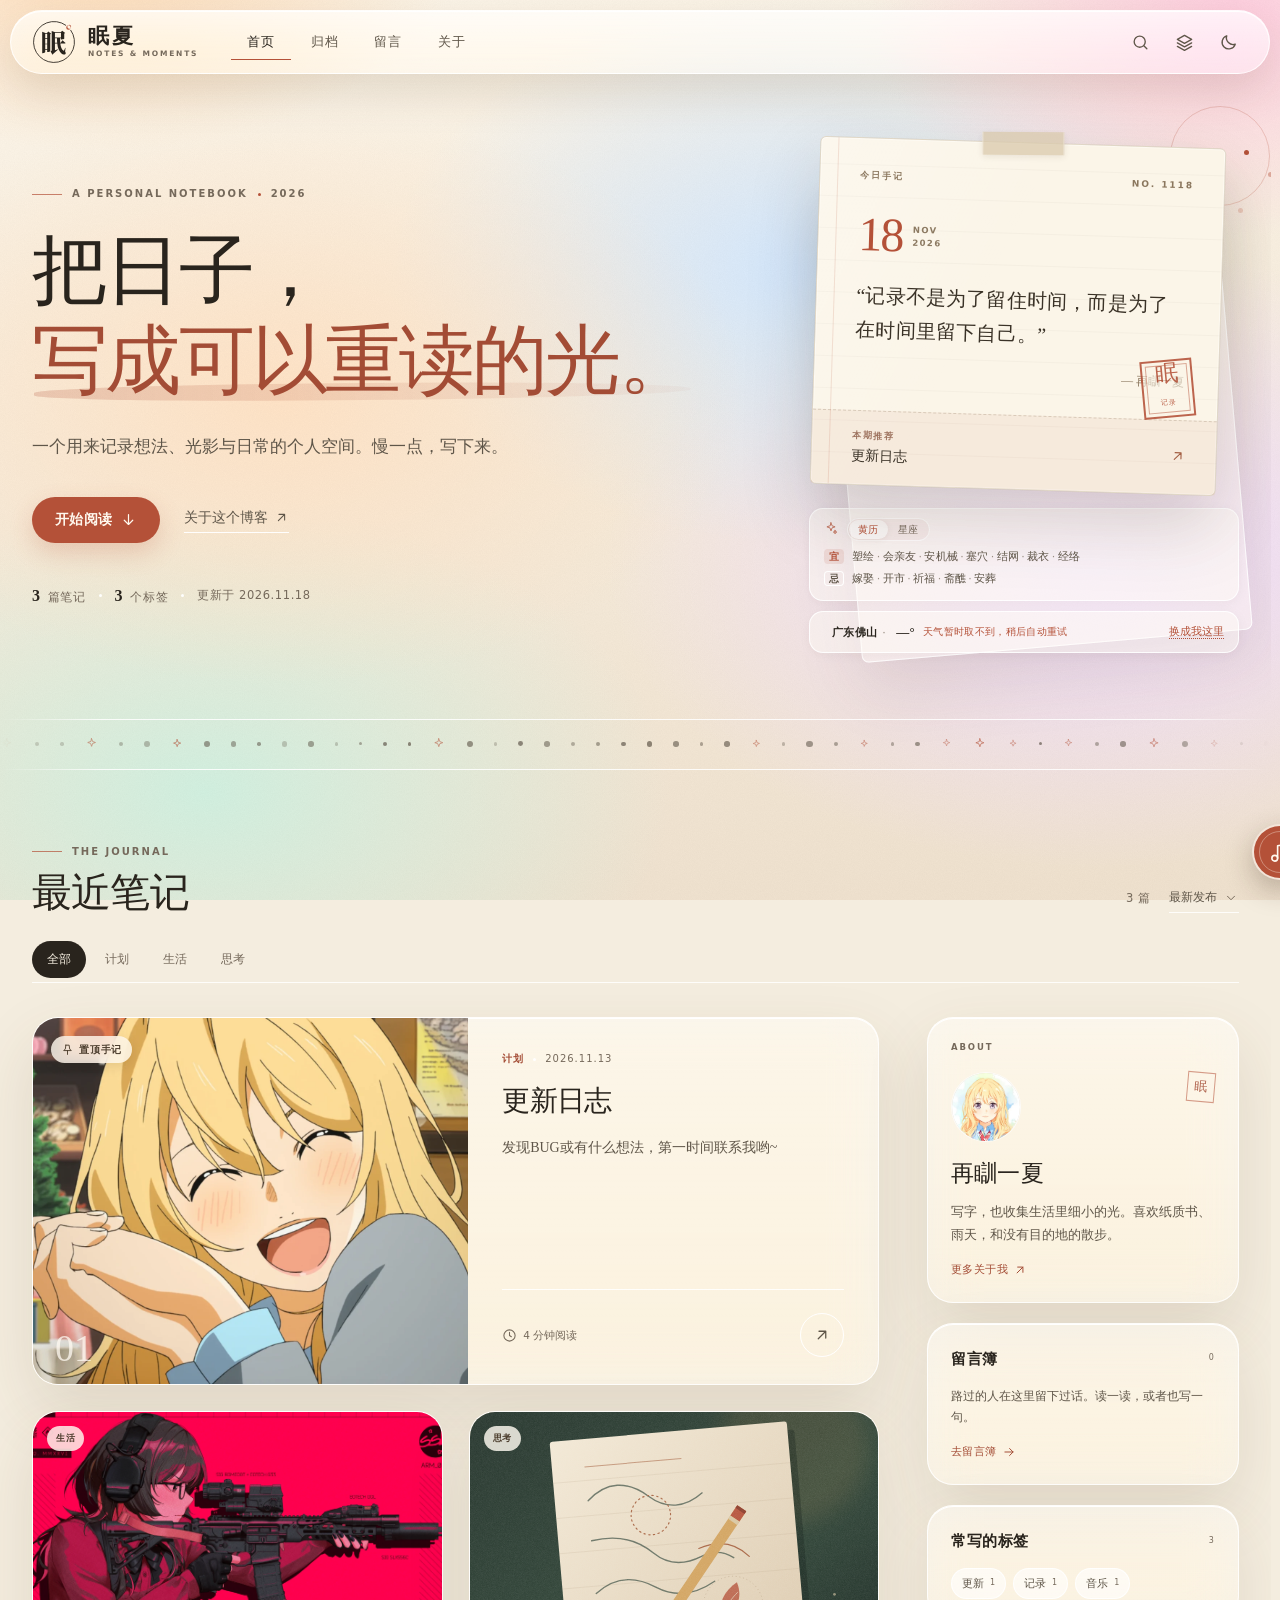
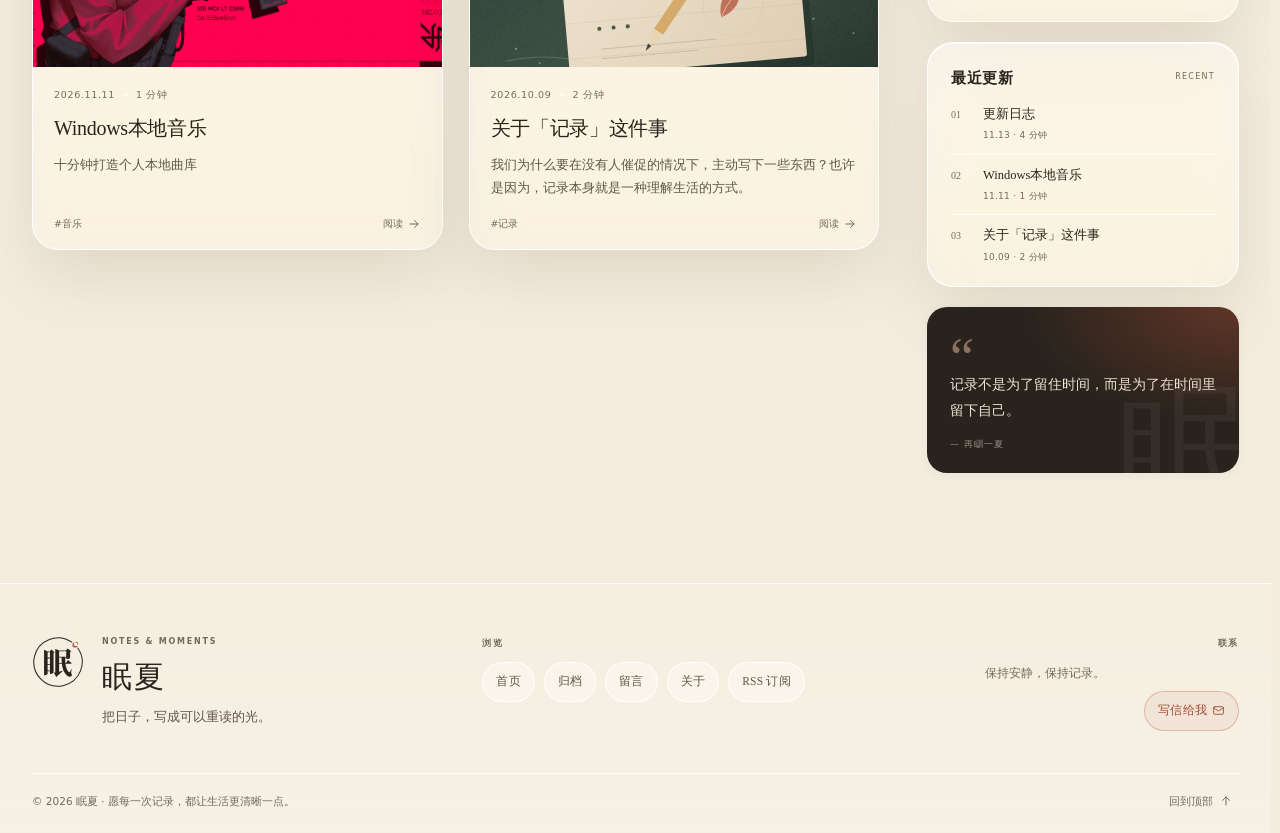
<file: site/index.html>
<!doctype html>
<html lang="zh-CN" data-theme="light" data-skin="glass" data-initial-skin="glass" data-initial-theme="light" data-font="serif" data-bg-type="preset" style="--accent:#b45138;--accent-rgb:180 81 56;--on-accent:#fff8ee;--page-width:1340px;--bg-overlay:0.5;--bg-blur:0px;--bg-position:center">
<head>
  <meta charset="utf-8">
  <meta name="viewport" content="width=device-width, initial-scale=1, viewport-fit=cover">
  <meta name="theme-color" content="#f4eddf">
  <meta name="description" content="一个用来记录想法、光影与日常的个人空间。慢一点，写下来。">
  <meta property="og:title" content="眠夏 · 把日子，写成可以重读的光。">
  <meta property="og:description" content="一个用来记录想法、光影与日常的个人空间。慢一点，写下来。">
  <meta property="og:type" content="website">
  <meta property="og:site_name" content="眠夏">
  
  
  
  <meta name="twitter:card" content="summary">
  <meta name="twitter:title" content="眠夏 · 把日子，写成可以重读的光。">
  <meta name="twitter:description" content="一个用来记录想法、光影与日常的个人空间。慢一点，写下来。">
  
  
  
  <title>眠夏 · 把日子，写成可以重读的光。</title>
  <link rel="icon" href="assets/favicon.svg" type="image/svg+xml">
  <link rel="alternate icon" href="assets/favicon.ico" sizes="any">
  <link rel="apple-touch-icon" href="assets/apple-touch-icon.png">
  <link rel="manifest" href="manifest.webmanifest">
  <link rel="alternate" type="application/rss+xml" title="眠夏 RSS" href="feed.xml">
  <script type="application/json" id="mianxia-music-data">[{"id":"mwetwlb7ad2e09","title":"陪你度过漫长岁月","artist":"陈奕迅","url":"uploads/mwetwgtk-8cc80cd03c.mp3","createdAt":"2026-11-13T10:23:20.803Z"},{"id":"mwetww3595dfb3","title":"十面埋伏","artist":"陈奕迅","url":"uploads/mwetwp3i-408eb3d0b8.mp3","createdAt":"2026-11-13T10:23:34.769Z"},{"id":"mwetx39f62eaac","title":"为你我受冷风吹","artist":"林忆莲","url":"uploads/mwetwytx-3e15662191.mp3","createdAt":"2026-11-13T10:23:44.067Z"},{"id":"mwcf6uxk824e43","title":"我什么都没有","artist":"陈奕迅","url":"uploads/mwcf6nei-5e99178472.mp3","createdAt":"2026-11-11T17:55:53.240Z"},{"id":"mwetxcxz0dcd74","title":"真夜中のドアStay With Me (シングルver.)","artist":"松原みき","url":"uploads/mwetx7kk-840d7ea535.mp3","createdAt":"2026-11-13T10:23:56.615Z"},{"id":"mwetxjhoc70b61","title":"最好的我","artist":"房祖名&龚芝怡","url":"uploads/mwetxfeq-d14fbb2808.mp3","createdAt":"2026-11-13T10:24:05.100Z"},{"id":"mwce11cz0ec2d4","title":"最后派对","artist":"陈奕迅","url":"uploads/mwce0rnk-4d88642298.mp3","createdAt":"2026-11-11T17:23:22.019Z"},{"id":"mwetwckmd07c2a","title":"そばにいるね","artist":"青山テルマ&SoulJa","url":"uploads/mwetw78w-9f93033859.mp3","createdAt":"2026-11-13T10:23:09.478Z"}]</script>
  <script src="js/theme-init.js"></script>
  <link rel="stylesheet" href="css/styles.css">
  <script defer src="js/skins.js"></script>
  <script defer src="js/toc-bar.js"></script>
  <script defer src="js/static.js"></script>
  <script defer src="js/player.js"></script>
  <script defer src="js/ticker-sync.js"></script>
  <script defer src="js/contact.js"></script>
  <script defer src="js/reading.js"></script>
  <noscript><style>.reveal{opacity:1;transform:none}</style></noscript>
</head>
<body data-root="" data-page="home" class="">
  <a class="skip-link" href="#main">跳到正文</a>
  <div id="site-bg" aria-hidden="true">
    <div class="bg-base"></div>
    <div class="bg-art bg-preset-ricepaper"></div>
    <div class="bg-veil"></div>
    <div class="bg-grain"></div>
  </div>
  <header class="site-header" id="site-header">
    <div class="header-inner">
      <a class="brand" href="./" aria-label="眠夏首页">
        <span class="brand-seal"><img class="brand-logo logo-ink" src="assets/logo-seal.svg" alt=""><img class="brand-logo logo-paper" src="assets/logo-seal-paper.svg" alt=""></span>
        <span class="brand-name">眠夏<small>NOTES &amp; MOMENTS</small></span>
      </a>
      <button type="button" class="icon-button mobile-menu-trigger" data-static-menu aria-label="打开菜单"><svg class="icon" width="21" height="21" viewBox="0 0 24 24" fill="none" stroke="currentColor" stroke-width="1.7" stroke-linecap="round" stroke-linejoin="round" aria-hidden="true"><path d="M4 7h16M4 12h16M4 17h10"/></svg></button>
      <nav class="main-nav" aria-label="主导航"><a href="./" class="nav-link is-active" aria-current="page">首页</a><a href="archive/" class="nav-link " >归档</a><a href="guestbook/" class="nav-link " >留言</a><a href="about/" class="nav-link " >关于</a></nav>
      <div class="header-actions">
        <button type="button" class="icon-button" data-static-search aria-label="搜索笔记" title="搜索（Ctrl K）"><svg class="icon" width="19" height="19" viewBox="0 0 24 24" fill="none" stroke="currentColor" stroke-width="1.7" stroke-linecap="round" stroke-linejoin="round" aria-hidden="true"><circle cx="11" cy="11" r="7"/><path d="m20 20-3.5-3.5"/></svg></button>
        <button type="button" class="icon-button skin-toggle" data-static-skin aria-label="切换主题" aria-expanded="false" aria-controls="skin-popover" title="切换主题"><svg class="icon" width="19" height="19" viewBox="0 0 24 24" fill="none" stroke="currentColor" stroke-width="1.7" stroke-linecap="round" stroke-linejoin="round" aria-hidden="true"><path d="m12 3 9 5-9 5-9-5 9-5Z"/><path d="m3 12.5 9 5 9-5"/><path d="m3 17 9 5 9-5"/></svg></button>
        <div class="skin-popover" id="skin-popover" hidden>
          <div class="skin-popover-head"><strong>主题</strong><small>只影响这个浏览器</small></div>
          <div class="skin-grid"></div>
        </div>
        <button type="button" class="icon-button theme-toggle" data-static-theme aria-label="切换深浅色" title="切换深浅色">
          <span class="theme-icon theme-icon-sun"><svg class="icon" width="19" height="19" viewBox="0 0 24 24" fill="none" stroke="currentColor" stroke-width="1.7" stroke-linecap="round" stroke-linejoin="round" aria-hidden="true"><circle cx="12" cy="12" r="4"/><path d="M12 2v2M12 20v2M4.93 4.93l1.42 1.42M17.66 17.66l1.41 1.41M2 12h2M20 12h2M4.93 19.07l1.42-1.42M17.66 6.34l1.41-1.41"/></svg></span>
          <span class="theme-icon theme-icon-moon"><svg class="icon" width="19" height="19" viewBox="0 0 24 24" fill="none" stroke="currentColor" stroke-width="1.7" stroke-linecap="round" stroke-linejoin="round" aria-hidden="true"><path d="M20.5 14.2A8.5 8.5 0 0 1 9.8 3.5 8.5 8.5 0 1 0 20.5 14.2Z"/></svg></span>
        </button>
      </div>
    </div>
  </header>
  <main id="main" tabindex="-1"><section class="hero">
    <div class="hero-copy">
      <div class="eyebrow hero-eyebrow"><span class="eyebrow-line"></span>A PERSONAL NOTEBOOK <span class="eyebrow-dot"></span> 2026</div>
      <h1 class="hero-title">把日子，<br><em>写成可以重读的光。</em></h1>
      <p class="hero-desc">一个用来记录想法、光影与日常的个人空间。慢一点，写下来。</p>
      <div class="hero-actions">
        <button type="button" class="btn btn-primary" data-scroll-latest>开始阅读 <svg class="icon" width="17" height="17" viewBox="0 0 24 24" fill="none" stroke="currentColor" stroke-width="1.7" stroke-linecap="round" stroke-linejoin="round" aria-hidden="true"><path d="M12 5v14M6 13l6 6 6-6"/></svg></button>
        <a class="text-link" href="about/">关于这个博客 <svg class="icon" width="15" height="15" viewBox="0 0 24 24" fill="none" stroke="currentColor" stroke-width="1.7" stroke-linecap="round" stroke-linejoin="round" aria-hidden="true"><path d="M7 17 17 7M8 7h9v9"/></svg></a>
      </div>
      <div class="hero-meta">
        <span><b>3</b> 篇笔记</span><i></i>
        <span><b>3</b> 个标签</span><i></i>
        <span>更新于 2026.11.18</span>
      </div>
    </div>
    <div class="hero-stack">
      <div class="paper-shadow"></div>
      <div class="paper-card">
        <div class="paper-tape"></div>
        <div class="paper-top"><span>今日手记</span><span class="paper-no">NO. 1118</span></div>
        <div class="paper-body">
          <div class="paper-date"><strong>18</strong><span>NOV<br>2026</span></div>
          <blockquote>“记录不是为了留住时间，而是为了在时间里留下自己。”</blockquote>
          <p class="paper-sign">— 再瞓一夏</p>
        </div>
        <a class="paper-feature" href="post/mwevzrmd219433/">
          <span class="paper-feature-label">本期推荐</span>
          <span class="paper-feature-title">更新日志</span>
          <span class="paper-feature-arrow"><svg class="icon" width="16" height="16" viewBox="0 0 24 24" fill="none" stroke="currentColor" stroke-width="1.7" stroke-linecap="round" stroke-linejoin="round" aria-hidden="true"><path d="M7 17 17 7M8 7h9v9"/></svg></span>
        </a>
        <div class="paper-seal" aria-hidden="true"><span>眠</span><small>记录</small></div>
      </div>
      <div class="hero-note" data-almanac data-almanac-static="1" data-hero-note data-horoscope-enabled="1" data-author-sign="scorpio">
        <div class="note-head">
          <span class="tiny-star"><svg class="icon" width="14" height="14" viewBox="0 0 24 24" fill="none" stroke="currentColor" stroke-width="1.7" stroke-linecap="round" stroke-linejoin="round" aria-hidden="true"><path d="m12 3 1.8 5.2L19 10l-5.2 1.8L12 17l-1.8-5.2L5 10l5.2-1.8Z"/><path d="m19 16 .8 2.2L22 19l-2.2.8L19 22l-.8-2.2L16 19l2.2-.8Z"/></svg></span>
          <div class="note-tabs" role="tablist" aria-label="查看黄历或星座">
            <button type="button" class="note-tab is-active" id="note-tab-almanac" role="tab" aria-selected="true" aria-controls="note-panel-almanac" data-note-tab="almanac">黄历</button>
            <button type="button" class="note-tab" id="note-tab-horoscope" role="tab" aria-selected="false" aria-controls="note-panel-horoscope" tabindex="-1" data-note-tab="horoscope">星座</button>
          </div>
          <button type="button" class="note-detail" data-note-detail aria-expanded="false" aria-controls="note-horoscope-card" hidden>详情</button>
        </div>
        <div class="note-panels">
          <div class="note-panel" id="note-panel-almanac" role="tabpanel" aria-labelledby="note-tab-almanac" data-note-panel="almanac">
            <span class="almanac-lines" data-almanac-lines>星期三 · 宜记录</span>
          </div>
          <div class="note-panel" id="note-panel-horoscope" role="tabpanel" aria-labelledby="note-tab-horoscope" data-note-panel="horoscope" hidden>
            <button type="button" class="horo-line" data-horoscope-line aria-haspopup="dialog"></button>
          </div>
        </div>
        <div class="horo-card" id="note-horoscope-card" data-horoscope-card role="dialog" aria-label="今日星座运势" hidden></div>
      </div>
      <div class="hero-weather" data-weather data-city="佛山" data-province="广东" data-lat="23.03" data-lon="113.12">
        <span class="weather-icon" data-weather-icon aria-hidden="true"></span>
        <span class="weather-line"><b class="weather-city" data-weather-city>广东佛山</b><i class="weather-sep" aria-hidden="true">·</i><span class="weather-label" data-weather-label></span><b class="weather-temp" data-weather-temp>—°</b><em class="weather-feels" data-weather-feels hidden></em></span>
        <span class="weather-note" data-weather-note hidden></span>
        <button type="button" class="weather-switch" data-weather-toggle>换成我这里</button>
      </div>
    </div>
  </section>
  <div class="ticker ticker--stars" data-ticker="stars" aria-hidden="true"><div class="ticker-track"><span class="ticker-star" style="--s:13.5px;--o:0.68"><svg class="icon" width="9" height="9" viewBox="0 0 24 24" fill="none" stroke="currentColor" stroke-width="1.6" stroke-linecap="round" stroke-linejoin="round"><path d="m12 3 1.8 5.2L19 10l-5.2 1.8L12 17l-1.8-5.2L5 10l5.2-1.8Z"/></svg></span><b class="ticker-dot" style="--s:4.8px;--o:0.66"></b><b class="ticker-dot" style="--s:3.4px;--o:0.41"></b><span class="ticker-star" style="--s:13.2px;--o:0.73"><svg class="icon" width="9" height="9" viewBox="0 0 24 24" fill="none" stroke="currentColor" stroke-width="1.6" stroke-linecap="round" stroke-linejoin="round"><path d="m12 3 1.8 5.2L19 10l-5.2 1.8L12 17l-1.8-5.2L5 10l5.2-1.8Z"/></svg></span><b class="ticker-dot" style="--s:4.1px;--o:0.35"></b><b class="ticker-dot" style="--s:5.8px;--o:0.36"></b><span class="ticker-star" style="--s:12.3px;--o:0.78"><svg class="icon" width="9" height="9" viewBox="0 0 24 24" fill="none" stroke="currentColor" stroke-width="1.6" stroke-linecap="round" stroke-linejoin="round"><path d="m12 3 1.8 5.2L19 10l-5.2 1.8L12 17l-1.8-5.2L5 10l5.2-1.8Z"/></svg></span><b class="ticker-dot" style="--s:5.8px;--o:0.56"></b><b class="ticker-dot" style="--s:5.2px;--o:0.48"></b><b class="ticker-dot" style="--s:3.6px;--o:0.55"></b><b class="ticker-dot" style="--s:5.6px;--o:0.29"></b><b class="ticker-dot" style="--s:5.4px;--o:0.51"></b><b class="ticker-dot" style="--s:3.4px;--o:0.28"></b><b class="ticker-dot" style="--s:3.1px;--o:0.47"></b><b class="ticker-dot" style="--s:4.1px;--o:0.68"></b><b class="ticker-dot" style="--s:3.2px;--o:0.69"></b><span class="ticker-star" style="--s:13.6px;--o:0.67"><svg class="icon" width="9" height="9" viewBox="0 0 24 24" fill="none" stroke="currentColor" stroke-width="1.6" stroke-linecap="round" stroke-linejoin="round"><path d="m12 3 1.8 5.2L19 10l-5.2 1.8L12 17l-1.8-5.2L5 10l5.2-1.8Z"/></svg></span><b class="ticker-dot" style="--s:5.9px;--o:0.61"></b><b class="ticker-dot" style="--s:3.4px;--o:0.28"></b><b class="ticker-dot" style="--s:4.9px;--o:0.68"></b><b class="ticker-dot" style="--s:5.6px;--o:0.53"></b><b class="ticker-dot" style="--s:4.1px;--o:0.42"></b><b class="ticker-dot" style="--s:3.9px;--o:0.51"></b><b class="ticker-dot" style="--s:4.8px;--o:0.68"></b><b class="ticker-dot" style="--s:5.7px;--o:0.69"></b><b class="ticker-dot" style="--s:5.6px;--o:0.60"></b><b class="ticker-dot" style="--s:3.5px;--o:0.47"></b><b class="ticker-dot" style="--s:5.3px;--o:0.62"></b><span class="ticker-star" style="--s:10.7px;--o:0.70"><svg class="icon" width="9" height="9" viewBox="0 0 24 24" fill="none" stroke="currentColor" stroke-width="1.6" stroke-linecap="round" stroke-linejoin="round"><path d="m12 3 1.8 5.2L19 10l-5.2 1.8L12 17l-1.8-5.2L5 10l5.2-1.8Z"/></svg></span><b class="ticker-dot" style="--s:3.2px;--o:0.35"></b><b class="ticker-dot" style="--s:6.1px;--o:0.57"></b><b class="ticker-dot" style="--s:4.6px;--o:0.49"></b><span class="ticker-star" style="--s:10.5px;--o:0.71"><svg class="icon" width="9" height="9" viewBox="0 0 24 24" fill="none" stroke="currentColor" stroke-width="1.6" stroke-linecap="round" stroke-linejoin="round"><path d="m12 3 1.8 5.2L19 10l-5.2 1.8L12 17l-1.8-5.2L5 10l5.2-1.8Z"/></svg></span><b class="ticker-dot" style="--s:3.5px;--o:0.44"></b><b class="ticker-dot" style="--s:4.6px;--o:0.59"></b><span class="ticker-star" style="--s:11.1px;--o:0.62"><svg class="icon" width="9" height="9" viewBox="0 0 24 24" fill="none" stroke="currentColor" stroke-width="1.6" stroke-linecap="round" stroke-linejoin="round"><path d="m12 3 1.8 5.2L19 10l-5.2 1.8L12 17l-1.8-5.2L5 10l5.2-1.8Z"/></svg></span><span class="ticker-star" style="--s:13.8px;--o:0.77"><svg class="icon" width="9" height="9" viewBox="0 0 24 24" fill="none" stroke="currentColor" stroke-width="1.6" stroke-linecap="round" stroke-linejoin="round"><path d="m12 3 1.8 5.2L19 10l-5.2 1.8L12 17l-1.8-5.2L5 10l5.2-1.8Z"/></svg></span><span class="ticker-star" style="--s:10.2px;--o:0.64"><svg class="icon" width="9" height="9" viewBox="0 0 24 24" fill="none" stroke="currentColor" stroke-width="1.6" stroke-linecap="round" stroke-linejoin="round"><path d="m12 3 1.8 5.2L19 10l-5.2 1.8L12 17l-1.8-5.2L5 10l5.2-1.8Z"/></svg></span><b class="ticker-dot" style="--s:3.0px;--o:0.68"></b><span class="ticker-star" style="--s:11.0px;--o:0.66"><svg class="icon" width="9" height="9" viewBox="0 0 24 24" fill="none" stroke="currentColor" stroke-width="1.6" stroke-linecap="round" stroke-linejoin="round"><path d="m12 3 1.8 5.2L19 10l-5.2 1.8L12 17l-1.8-5.2L5 10l5.2-1.8Z"/></svg></span><b class="ticker-dot" style="--s:4.5px;--o:0.45"></b><b class="ticker-dot" style="--s:5.6px;--o:0.56"></b><span class="ticker-star" style="--s:14.0px;--o:0.61"><svg class="icon" width="9" height="9" viewBox="0 0 24 24" fill="none" stroke="currentColor" stroke-width="1.6" stroke-linecap="round" stroke-linejoin="round"><path d="m12 3 1.8 5.2L19 10l-5.2 1.8L12 17l-1.8-5.2L5 10l5.2-1.8Z"/></svg></span><b class="ticker-dot" style="--s:5.9px;--o:0.51"></b><span class="ticker-star" style="--s:10.5px;--o:0.54"><svg class="icon" width="9" height="9" viewBox="0 0 24 24" fill="none" stroke="currentColor" stroke-width="1.6" stroke-linecap="round" stroke-linejoin="round"><path d="m12 3 1.8 5.2L19 10l-5.2 1.8L12 17l-1.8-5.2L5 10l5.2-1.8Z"/></svg></span><b class="ticker-dot" style="--s:3.1px;--o:0.43"></b><b class="ticker-dot" style="--s:5.0px;--o:0.35"></b><b class="ticker-dot" style="--s:5.5px;--o:0.56"></b><b class="ticker-dot" style="--s:5.6px;--o:0.53"></b><span class="ticker-star" style="--s:12.5px;--o:0.66"><svg class="icon" width="9" height="9" viewBox="0 0 24 24" fill="none" stroke="currentColor" stroke-width="1.6" stroke-linecap="round" stroke-linejoin="round"><path d="m12 3 1.8 5.2L19 10l-5.2 1.8L12 17l-1.8-5.2L5 10l5.2-1.8Z"/></svg></span><span class="ticker-star" style="--s:12.7px;--o:0.50"><svg class="icon" width="9" height="9" viewBox="0 0 24 24" fill="none" stroke="currentColor" stroke-width="1.6" stroke-linecap="round" stroke-linejoin="round"><path d="m12 3 1.8 5.2L19 10l-5.2 1.8L12 17l-1.8-5.2L5 10l5.2-1.8Z"/></svg></span><span class="ticker-star" style="--s:11.9px;--o:0.61"><svg class="icon" width="9" height="9" viewBox="0 0 24 24" fill="none" stroke="currentColor" stroke-width="1.6" stroke-linecap="round" stroke-linejoin="round"><path d="m12 3 1.8 5.2L19 10l-5.2 1.8L12 17l-1.8-5.2L5 10l5.2-1.8Z"/></svg></span><b class="ticker-dot" style="--s:3.1px;--o:0.53"></b><span class="ticker-star" style="--s:12.3px;--o:0.72"><svg class="icon" width="9" height="9" viewBox="0 0 24 24" fill="none" stroke="currentColor" stroke-width="1.6" stroke-linecap="round" stroke-linejoin="round"><path d="m12 3 1.8 5.2L19 10l-5.2 1.8L12 17l-1.8-5.2L5 10l5.2-1.8Z"/></svg></span><b class="ticker-dot" style="--s:3.8px;--o:0.34"></b><b class="ticker-dot" style="--s:3.5px;--o:0.64"></b><b class="ticker-dot" style="--s:4.3px;--o:0.27"></b><b class="ticker-dot" style="--s:3.7px;--o:0.66"></b><b class="ticker-dot" style="--s:4.2px;--o:0.52"></b><span class="ticker-star" style="--s:11.0px;--o:0.62"><svg class="icon" width="9" height="9" viewBox="0 0 24 24" fill="none" stroke="currentColor" stroke-width="1.6" stroke-linecap="round" stroke-linejoin="round"><path d="m12 3 1.8 5.2L19 10l-5.2 1.8L12 17l-1.8-5.2L5 10l5.2-1.8Z"/></svg></span><span class="ticker-star" style="--s:10.6px;--o:0.77"><svg class="icon" width="9" height="9" viewBox="0 0 24 24" fill="none" stroke="currentColor" stroke-width="1.6" stroke-linecap="round" stroke-linejoin="round"><path d="m12 3 1.8 5.2L19 10l-5.2 1.8L12 17l-1.8-5.2L5 10l5.2-1.8Z"/></svg></span><span class="ticker-star" style="--s:13.7px;--o:0.76"><svg class="icon" width="9" height="9" viewBox="0 0 24 24" fill="none" stroke="currentColor" stroke-width="1.6" stroke-linecap="round" stroke-linejoin="round"><path d="m12 3 1.8 5.2L19 10l-5.2 1.8L12 17l-1.8-5.2L5 10l5.2-1.8Z"/></svg></span><span class="ticker-star" style="--s:10.2px;--o:0.63"><svg class="icon" width="9" height="9" viewBox="0 0 24 24" fill="none" stroke="currentColor" stroke-width="1.6" stroke-linecap="round" stroke-linejoin="round"><path d="m12 3 1.8 5.2L19 10l-5.2 1.8L12 17l-1.8-5.2L5 10l5.2-1.8Z"/></svg></span><b class="ticker-dot" style="--s:4.1px;--o:0.34"></b><b class="ticker-dot" style="--s:3.2px;--o:0.41"></b><span class="ticker-star" style="--s:12.9px;--o:0.65"><svg class="icon" width="9" height="9" viewBox="0 0 24 24" fill="none" stroke="currentColor" stroke-width="1.6" stroke-linecap="round" stroke-linejoin="round"><path d="m12 3 1.8 5.2L19 10l-5.2 1.8L12 17l-1.8-5.2L5 10l5.2-1.8Z"/></svg></span><b class="ticker-dot" style="--s:4.8px;--o:0.29"></b><b class="ticker-dot" style="--s:3.5px;--o:0.59"></b><b class="ticker-dot" style="--s:4.2px;--o:0.48"></b><b class="ticker-dot" style="--s:3.1px;--o:0.34"></b><b class="ticker-dot" style="--s:3.3px;--o:0.58"></b><span class="ticker-star" style="--s:9.5px;--o:0.78"><svg class="icon" width="9" height="9" viewBox="0 0 24 24" fill="none" stroke="currentColor" stroke-width="1.6" stroke-linecap="round" stroke-linejoin="round"><path d="m12 3 1.8 5.2L19 10l-5.2 1.8L12 17l-1.8-5.2L5 10l5.2-1.8Z"/></svg></span><span class="ticker-star" style="--s:13.2px;--o:0.74"><svg class="icon" width="9" height="9" viewBox="0 0 24 24" fill="none" stroke="currentColor" stroke-width="1.6" stroke-linecap="round" stroke-linejoin="round"><path d="m12 3 1.8 5.2L19 10l-5.2 1.8L12 17l-1.8-5.2L5 10l5.2-1.8Z"/></svg></span><b class="ticker-dot" style="--s:3.4px;--o:0.48"></b><span class="ticker-star" style="--s:9.2px;--o:0.58"><svg class="icon" width="9" height="9" viewBox="0 0 24 24" fill="none" stroke="currentColor" stroke-width="1.6" stroke-linecap="round" stroke-linejoin="round"><path d="m12 3 1.8 5.2L19 10l-5.2 1.8L12 17l-1.8-5.2L5 10l5.2-1.8Z"/></svg></span><b class="ticker-dot" style="--s:4.5px;--o:0.63"></b><b class="ticker-dot" style="--s:4.6px;--o:0.60"></b><b class="ticker-dot" style="--s:5.9px;--o:0.50"></b><b class="ticker-dot" style="--s:5.9px;--o:0.36"></b><span class="ticker-star" style="--s:11.8px;--o:0.53"><svg class="icon" width="9" height="9" viewBox="0 0 24 24" fill="none" stroke="currentColor" stroke-width="1.6" stroke-linecap="round" stroke-linejoin="round"><path d="m12 3 1.8 5.2L19 10l-5.2 1.8L12 17l-1.8-5.2L5 10l5.2-1.8Z"/></svg></span><b class="ticker-dot" style="--s:5.8px;--o:0.30"></b><b class="ticker-dot" style="--s:3.2px;--o:0.43"></b><span class="ticker-star" style="--s:10.2px;--o:0.66"><svg class="icon" width="9" height="9" viewBox="0 0 24 24" fill="none" stroke="currentColor" stroke-width="1.6" stroke-linecap="round" stroke-linejoin="round"><path d="m12 3 1.8 5.2L19 10l-5.2 1.8L12 17l-1.8-5.2L5 10l5.2-1.8Z"/></svg></span><b class="ticker-dot" style="--s:5.2px;--o:0.35"></b><b class="ticker-dot" style="--s:5.0px;--o:0.29"></b><b class="ticker-dot" style="--s:3.1px;--o:0.27"></b><b class="ticker-dot" style="--s:5.4px;--o:0.49"></b><span class="ticker-star" style="--s:11.2px;--o:0.59"><svg class="icon" width="9" height="9" viewBox="0 0 24 24" fill="none" stroke="currentColor" stroke-width="1.6" stroke-linecap="round" stroke-linejoin="round"><path d="m12 3 1.8 5.2L19 10l-5.2 1.8L12 17l-1.8-5.2L5 10l5.2-1.8Z"/></svg></span><b class="ticker-dot" style="--s:3.2px;--o:0.51"></b><span class="ticker-star" style="--s:13.9px;--o:0.77"><svg class="icon" width="9" height="9" viewBox="0 0 24 24" fill="none" stroke="currentColor" stroke-width="1.6" stroke-linecap="round" stroke-linejoin="round"><path d="m12 3 1.8 5.2L19 10l-5.2 1.8L12 17l-1.8-5.2L5 10l5.2-1.8Z"/></svg></span><span class="ticker-star" style="--s:13.5px;--o:0.74"><svg class="icon" width="9" height="9" viewBox="0 0 24 24" fill="none" stroke="currentColor" stroke-width="1.6" stroke-linecap="round" stroke-linejoin="round"><path d="m12 3 1.8 5.2L19 10l-5.2 1.8L12 17l-1.8-5.2L5 10l5.2-1.8Z"/></svg></span><b class="ticker-dot" style="--s:4.0px;--o:0.65"></b><b class="ticker-dot" style="--s:5.6px;--o:0.58"></b><b class="ticker-dot" style="--s:5.6px;--o:0.61"></b><b class="ticker-dot" style="--s:6.1px;--o:0.60"></b><b class="ticker-dot" style="--s:3.6px;--o:0.61"></b><b class="ticker-dot" style="--s:6.1px;--o:0.33"></b><b class="ticker-dot" style="--s:3.5px;--o:0.35"></b><b class="ticker-dot" style="--s:3.5px;--o:0.28"></b><b class="ticker-dot" style="--s:5.2px;--o:0.41"></b><b class="ticker-dot" style="--s:3.1px;--o:0.39"></b><b class="ticker-dot" style="--s:5.3px;--o:0.65"></b><b class="ticker-dot" style="--s:5.7px;--o:0.26"></b><b class="ticker-dot" style="--s:4.0px;--o:0.60"></b><b class="ticker-dot" style="--s:5.4px;--o:0.61"></b><b class="ticker-dot" style="--s:5.3px;--o:0.48"></b><b class="ticker-dot" style="--s:3.0px;--o:0.61"></b><b class="ticker-dot" style="--s:5.9px;--o:0.50"></b><b class="ticker-dot" style="--s:5.3px;--o:0.42"></b><b class="ticker-dot" style="--s:5.7px;--o:0.44"></b><b class="ticker-dot" style="--s:3.4px;--o:0.63"></b><b class="ticker-dot" style="--s:5.6px;--o:0.58"></b><span class="ticker-star" style="--s:13.5px;--o:0.71"><svg class="icon" width="9" height="9" viewBox="0 0 24 24" fill="none" stroke="currentColor" stroke-width="1.6" stroke-linecap="round" stroke-linejoin="round"><path d="m12 3 1.8 5.2L19 10l-5.2 1.8L12 17l-1.8-5.2L5 10l5.2-1.8Z"/></svg></span><b class="ticker-dot" style="--s:3.9px;--o:0.35"></b><b class="ticker-dot" style="--s:4.4px;--o:0.44"></b><b class="ticker-dot" style="--s:5.4px;--o:0.66"></b><b class="ticker-dot" style="--s:4.4px;--o:0.29"></b><span class="ticker-star" style="--s:11.5px;--o:0.61"><svg class="icon" width="9" height="9" viewBox="0 0 24 24" fill="none" stroke="currentColor" stroke-width="1.6" stroke-linecap="round" stroke-linejoin="round"><path d="m12 3 1.8 5.2L19 10l-5.2 1.8L12 17l-1.8-5.2L5 10l5.2-1.8Z"/></svg></span><span class="ticker-star" style="--s:12.6px;--o:0.76"><svg class="icon" width="9" height="9" viewBox="0 0 24 24" fill="none" stroke="currentColor" stroke-width="1.6" stroke-linecap="round" stroke-linejoin="round"><path d="m12 3 1.8 5.2L19 10l-5.2 1.8L12 17l-1.8-5.2L5 10l5.2-1.8Z"/></svg></span><b class="ticker-dot" style="--s:5.2px;--o:0.27"></b><span class="ticker-star" style="--s:9.4px;--o:0.78"><svg class="icon" width="9" height="9" viewBox="0 0 24 24" fill="none" stroke="currentColor" stroke-width="1.6" stroke-linecap="round" stroke-linejoin="round"><path d="m12 3 1.8 5.2L19 10l-5.2 1.8L12 17l-1.8-5.2L5 10l5.2-1.8Z"/></svg></span><b class="ticker-dot" style="--s:3.8px;--o:0.54"></b><b class="ticker-dot" style="--s:3.3px;--o:0.42"></b><b class="ticker-dot" style="--s:4.8px;--o:0.68"></b><b class="ticker-dot" style="--s:3.2px;--o:0.61"></b><b class="ticker-dot" style="--s:4.7px;--o:0.51"></b><span class="ticker-star" style="--s:11.5px;--o:0.57"><svg class="icon" width="9" height="9" viewBox="0 0 24 24" fill="none" stroke="currentColor" stroke-width="1.6" stroke-linecap="round" stroke-linejoin="round"><path d="m12 3 1.8 5.2L19 10l-5.2 1.8L12 17l-1.8-5.2L5 10l5.2-1.8Z"/></svg></span><span class="ticker-star" style="--s:12.8px;--o:0.65"><svg class="icon" width="9" height="9" viewBox="0 0 24 24" fill="none" stroke="currentColor" stroke-width="1.6" stroke-linecap="round" stroke-linejoin="round"><path d="m12 3 1.8 5.2L19 10l-5.2 1.8L12 17l-1.8-5.2L5 10l5.2-1.8Z"/></svg></span><b class="ticker-dot" style="--s:6.0px;--o:0.39"></b><b class="ticker-dot" style="--s:3.0px;--o:0.66"></b><b class="ticker-dot" style="--s:3.8px;--o:0.49"></b><b class="ticker-dot" style="--s:4.6px;--o:0.49"></b><b class="ticker-dot" style="--s:3.3px;--o:0.37"></b><b class="ticker-dot" style="--s:3.9px;--o:0.49"></b><b class="ticker-dot" style="--s:3.6px;--o:0.50"></b><b class="ticker-dot" style="--s:3.5px;--o:0.64"></b><b class="ticker-dot" style="--s:5.1px;--o:0.58"></b><b class="ticker-dot" style="--s:4.8px;--o:0.43"></b><b class="ticker-dot" style="--s:3.9px;--o:0.28"></b><b class="ticker-dot" style="--s:5.1px;--o:0.27"></b><span class="ticker-star" style="--s:13.5px;--o:0.68"><svg class="icon" width="9" height="9" viewBox="0 0 24 24" fill="none" stroke="currentColor" stroke-width="1.6" stroke-linecap="round" stroke-linejoin="round"><path d="m12 3 1.8 5.2L19 10l-5.2 1.8L12 17l-1.8-5.2L5 10l5.2-1.8Z"/></svg></span><b class="ticker-dot" style="--s:4.8px;--o:0.66"></b><b class="ticker-dot" style="--s:3.4px;--o:0.41"></b><span class="ticker-star" style="--s:13.2px;--o:0.73"><svg class="icon" width="9" height="9" viewBox="0 0 24 24" fill="none" stroke="currentColor" stroke-width="1.6" stroke-linecap="round" stroke-linejoin="round"><path d="m12 3 1.8 5.2L19 10l-5.2 1.8L12 17l-1.8-5.2L5 10l5.2-1.8Z"/></svg></span><b class="ticker-dot" style="--s:4.1px;--o:0.35"></b><b class="ticker-dot" style="--s:5.8px;--o:0.36"></b><span class="ticker-star" style="--s:12.3px;--o:0.78"><svg class="icon" width="9" height="9" viewBox="0 0 24 24" fill="none" stroke="currentColor" stroke-width="1.6" stroke-linecap="round" stroke-linejoin="round"><path d="m12 3 1.8 5.2L19 10l-5.2 1.8L12 17l-1.8-5.2L5 10l5.2-1.8Z"/></svg></span><b class="ticker-dot" style="--s:5.8px;--o:0.56"></b><b class="ticker-dot" style="--s:5.2px;--o:0.48"></b><b class="ticker-dot" style="--s:3.6px;--o:0.55"></b><b class="ticker-dot" style="--s:5.6px;--o:0.29"></b><b class="ticker-dot" style="--s:5.4px;--o:0.51"></b><b class="ticker-dot" style="--s:3.4px;--o:0.28"></b><b class="ticker-dot" style="--s:3.1px;--o:0.47"></b><b class="ticker-dot" style="--s:4.1px;--o:0.68"></b><b class="ticker-dot" style="--s:3.2px;--o:0.69"></b><span class="ticker-star" style="--s:13.6px;--o:0.67"><svg class="icon" width="9" height="9" viewBox="0 0 24 24" fill="none" stroke="currentColor" stroke-width="1.6" stroke-linecap="round" stroke-linejoin="round"><path d="m12 3 1.8 5.2L19 10l-5.2 1.8L12 17l-1.8-5.2L5 10l5.2-1.8Z"/></svg></span><b class="ticker-dot" style="--s:5.9px;--o:0.61"></b><b class="ticker-dot" style="--s:3.4px;--o:0.28"></b><b class="ticker-dot" style="--s:4.9px;--o:0.68"></b><b class="ticker-dot" style="--s:5.6px;--o:0.53"></b><b class="ticker-dot" style="--s:4.1px;--o:0.42"></b><b class="ticker-dot" style="--s:3.9px;--o:0.51"></b><b class="ticker-dot" style="--s:4.8px;--o:0.68"></b><b class="ticker-dot" style="--s:5.7px;--o:0.69"></b><b class="ticker-dot" style="--s:5.6px;--o:0.60"></b><b class="ticker-dot" style="--s:3.5px;--o:0.47"></b><b class="ticker-dot" style="--s:5.3px;--o:0.62"></b><span class="ticker-star" style="--s:10.7px;--o:0.70"><svg class="icon" width="9" height="9" viewBox="0 0 24 24" fill="none" stroke="currentColor" stroke-width="1.6" stroke-linecap="round" stroke-linejoin="round"><path d="m12 3 1.8 5.2L19 10l-5.2 1.8L12 17l-1.8-5.2L5 10l5.2-1.8Z"/></svg></span><b class="ticker-dot" style="--s:3.2px;--o:0.35"></b><b class="ticker-dot" style="--s:6.1px;--o:0.57"></b><b class="ticker-dot" style="--s:4.6px;--o:0.49"></b><span class="ticker-star" style="--s:10.5px;--o:0.71"><svg class="icon" width="9" height="9" viewBox="0 0 24 24" fill="none" stroke="currentColor" stroke-width="1.6" stroke-linecap="round" stroke-linejoin="round"><path d="m12 3 1.8 5.2L19 10l-5.2 1.8L12 17l-1.8-5.2L5 10l5.2-1.8Z"/></svg></span><b class="ticker-dot" style="--s:3.5px;--o:0.44"></b><b class="ticker-dot" style="--s:4.6px;--o:0.59"></b><span class="ticker-star" style="--s:11.1px;--o:0.62"><svg class="icon" width="9" height="9" viewBox="0 0 24 24" fill="none" stroke="currentColor" stroke-width="1.6" stroke-linecap="round" stroke-linejoin="round"><path d="m12 3 1.8 5.2L19 10l-5.2 1.8L12 17l-1.8-5.2L5 10l5.2-1.8Z"/></svg></span><span class="ticker-star" style="--s:13.8px;--o:0.77"><svg class="icon" width="9" height="9" viewBox="0 0 24 24" fill="none" stroke="currentColor" stroke-width="1.6" stroke-linecap="round" stroke-linejoin="round"><path d="m12 3 1.8 5.2L19 10l-5.2 1.8L12 17l-1.8-5.2L5 10l5.2-1.8Z"/></svg></span><span class="ticker-star" style="--s:10.2px;--o:0.64"><svg class="icon" width="9" height="9" viewBox="0 0 24 24" fill="none" stroke="currentColor" stroke-width="1.6" stroke-linecap="round" stroke-linejoin="round"><path d="m12 3 1.8 5.2L19 10l-5.2 1.8L12 17l-1.8-5.2L5 10l5.2-1.8Z"/></svg></span><b class="ticker-dot" style="--s:3.0px;--o:0.68"></b><span class="ticker-star" style="--s:11.0px;--o:0.66"><svg class="icon" width="9" height="9" viewBox="0 0 24 24" fill="none" stroke="currentColor" stroke-width="1.6" stroke-linecap="round" stroke-linejoin="round"><path d="m12 3 1.8 5.2L19 10l-5.2 1.8L12 17l-1.8-5.2L5 10l5.2-1.8Z"/></svg></span><b class="ticker-dot" style="--s:4.5px;--o:0.45"></b><b class="ticker-dot" style="--s:5.6px;--o:0.56"></b><span class="ticker-star" style="--s:14.0px;--o:0.61"><svg class="icon" width="9" height="9" viewBox="0 0 24 24" fill="none" stroke="currentColor" stroke-width="1.6" stroke-linecap="round" stroke-linejoin="round"><path d="m12 3 1.8 5.2L19 10l-5.2 1.8L12 17l-1.8-5.2L5 10l5.2-1.8Z"/></svg></span><b class="ticker-dot" style="--s:5.9px;--o:0.51"></b><span class="ticker-star" style="--s:10.5px;--o:0.54"><svg class="icon" width="9" height="9" viewBox="0 0 24 24" fill="none" stroke="currentColor" stroke-width="1.6" stroke-linecap="round" stroke-linejoin="round"><path d="m12 3 1.8 5.2L19 10l-5.2 1.8L12 17l-1.8-5.2L5 10l5.2-1.8Z"/></svg></span><b class="ticker-dot" style="--s:3.1px;--o:0.43"></b><b class="ticker-dot" style="--s:5.0px;--o:0.35"></b><b class="ticker-dot" style="--s:5.5px;--o:0.56"></b><b class="ticker-dot" style="--s:5.6px;--o:0.53"></b><span class="ticker-star" style="--s:12.5px;--o:0.66"><svg class="icon" width="9" height="9" viewBox="0 0 24 24" fill="none" stroke="currentColor" stroke-width="1.6" stroke-linecap="round" stroke-linejoin="round"><path d="m12 3 1.8 5.2L19 10l-5.2 1.8L12 17l-1.8-5.2L5 10l5.2-1.8Z"/></svg></span><span class="ticker-star" style="--s:12.7px;--o:0.50"><svg class="icon" width="9" height="9" viewBox="0 0 24 24" fill="none" stroke="currentColor" stroke-width="1.6" stroke-linecap="round" stroke-linejoin="round"><path d="m12 3 1.8 5.2L19 10l-5.2 1.8L12 17l-1.8-5.2L5 10l5.2-1.8Z"/></svg></span><span class="ticker-star" style="--s:11.9px;--o:0.61"><svg class="icon" width="9" height="9" viewBox="0 0 24 24" fill="none" stroke="currentColor" stroke-width="1.6" stroke-linecap="round" stroke-linejoin="round"><path d="m12 3 1.8 5.2L19 10l-5.2 1.8L12 17l-1.8-5.2L5 10l5.2-1.8Z"/></svg></span><b class="ticker-dot" style="--s:3.1px;--o:0.53"></b><span class="ticker-star" style="--s:12.3px;--o:0.72"><svg class="icon" width="9" height="9" viewBox="0 0 24 24" fill="none" stroke="currentColor" stroke-width="1.6" stroke-linecap="round" stroke-linejoin="round"><path d="m12 3 1.8 5.2L19 10l-5.2 1.8L12 17l-1.8-5.2L5 10l5.2-1.8Z"/></svg></span><b class="ticker-dot" style="--s:3.8px;--o:0.34"></b><b class="ticker-dot" style="--s:3.5px;--o:0.64"></b><b class="ticker-dot" style="--s:4.3px;--o:0.27"></b><b class="ticker-dot" style="--s:3.7px;--o:0.66"></b><b class="ticker-dot" style="--s:4.2px;--o:0.52"></b><span class="ticker-star" style="--s:11.0px;--o:0.62"><svg class="icon" width="9" height="9" viewBox="0 0 24 24" fill="none" stroke="currentColor" stroke-width="1.6" stroke-linecap="round" stroke-linejoin="round"><path d="m12 3 1.8 5.2L19 10l-5.2 1.8L12 17l-1.8-5.2L5 10l5.2-1.8Z"/></svg></span><span class="ticker-star" style="--s:10.6px;--o:0.77"><svg class="icon" width="9" height="9" viewBox="0 0 24 24" fill="none" stroke="currentColor" stroke-width="1.6" stroke-linecap="round" stroke-linejoin="round"><path d="m12 3 1.8 5.2L19 10l-5.2 1.8L12 17l-1.8-5.2L5 10l5.2-1.8Z"/></svg></span><span class="ticker-star" style="--s:13.7px;--o:0.76"><svg class="icon" width="9" height="9" viewBox="0 0 24 24" fill="none" stroke="currentColor" stroke-width="1.6" stroke-linecap="round" stroke-linejoin="round"><path d="m12 3 1.8 5.2L19 10l-5.2 1.8L12 17l-1.8-5.2L5 10l5.2-1.8Z"/></svg></span><span class="ticker-star" style="--s:10.2px;--o:0.63"><svg class="icon" width="9" height="9" viewBox="0 0 24 24" fill="none" stroke="currentColor" stroke-width="1.6" stroke-linecap="round" stroke-linejoin="round"><path d="m12 3 1.8 5.2L19 10l-5.2 1.8L12 17l-1.8-5.2L5 10l5.2-1.8Z"/></svg></span><b class="ticker-dot" style="--s:4.1px;--o:0.34"></b><b class="ticker-dot" style="--s:3.2px;--o:0.41"></b><span class="ticker-star" style="--s:12.9px;--o:0.65"><svg class="icon" width="9" height="9" viewBox="0 0 24 24" fill="none" stroke="currentColor" stroke-width="1.6" stroke-linecap="round" stroke-linejoin="round"><path d="m12 3 1.8 5.2L19 10l-5.2 1.8L12 17l-1.8-5.2L5 10l5.2-1.8Z"/></svg></span><b class="ticker-dot" style="--s:4.8px;--o:0.29"></b><b class="ticker-dot" style="--s:3.5px;--o:0.59"></b><b class="ticker-dot" style="--s:4.2px;--o:0.48"></b><b class="ticker-dot" style="--s:3.1px;--o:0.34"></b><b class="ticker-dot" style="--s:3.3px;--o:0.58"></b><span class="ticker-star" style="--s:9.5px;--o:0.78"><svg class="icon" width="9" height="9" viewBox="0 0 24 24" fill="none" stroke="currentColor" stroke-width="1.6" stroke-linecap="round" stroke-linejoin="round"><path d="m12 3 1.8 5.2L19 10l-5.2 1.8L12 17l-1.8-5.2L5 10l5.2-1.8Z"/></svg></span><span class="ticker-star" style="--s:13.2px;--o:0.74"><svg class="icon" width="9" height="9" viewBox="0 0 24 24" fill="none" stroke="currentColor" stroke-width="1.6" stroke-linecap="round" stroke-linejoin="round"><path d="m12 3 1.8 5.2L19 10l-5.2 1.8L12 17l-1.8-5.2L5 10l5.2-1.8Z"/></svg></span><b class="ticker-dot" style="--s:3.4px;--o:0.48"></b><span class="ticker-star" style="--s:9.2px;--o:0.58"><svg class="icon" width="9" height="9" viewBox="0 0 24 24" fill="none" stroke="currentColor" stroke-width="1.6" stroke-linecap="round" stroke-linejoin="round"><path d="m12 3 1.8 5.2L19 10l-5.2 1.8L12 17l-1.8-5.2L5 10l5.2-1.8Z"/></svg></span><b class="ticker-dot" style="--s:4.5px;--o:0.63"></b><b class="ticker-dot" style="--s:4.6px;--o:0.60"></b><b class="ticker-dot" style="--s:5.9px;--o:0.50"></b><b class="ticker-dot" style="--s:5.9px;--o:0.36"></b><span class="ticker-star" style="--s:11.8px;--o:0.53"><svg class="icon" width="9" height="9" viewBox="0 0 24 24" fill="none" stroke="currentColor" stroke-width="1.6" stroke-linecap="round" stroke-linejoin="round"><path d="m12 3 1.8 5.2L19 10l-5.2 1.8L12 17l-1.8-5.2L5 10l5.2-1.8Z"/></svg></span><b class="ticker-dot" style="--s:5.8px;--o:0.30"></b><b class="ticker-dot" style="--s:3.2px;--o:0.43"></b><span class="ticker-star" style="--s:10.2px;--o:0.66"><svg class="icon" width="9" height="9" viewBox="0 0 24 24" fill="none" stroke="currentColor" stroke-width="1.6" stroke-linecap="round" stroke-linejoin="round"><path d="m12 3 1.8 5.2L19 10l-5.2 1.8L12 17l-1.8-5.2L5 10l5.2-1.8Z"/></svg></span><b class="ticker-dot" style="--s:5.2px;--o:0.35"></b><b class="ticker-dot" style="--s:5.0px;--o:0.29"></b><b class="ticker-dot" style="--s:3.1px;--o:0.27"></b><b class="ticker-dot" style="--s:5.4px;--o:0.49"></b><span class="ticker-star" style="--s:11.2px;--o:0.59"><svg class="icon" width="9" height="9" viewBox="0 0 24 24" fill="none" stroke="currentColor" stroke-width="1.6" stroke-linecap="round" stroke-linejoin="round"><path d="m12 3 1.8 5.2L19 10l-5.2 1.8L12 17l-1.8-5.2L5 10l5.2-1.8Z"/></svg></span><b class="ticker-dot" style="--s:3.2px;--o:0.51"></b><span class="ticker-star" style="--s:13.9px;--o:0.77"><svg class="icon" width="9" height="9" viewBox="0 0 24 24" fill="none" stroke="currentColor" stroke-width="1.6" stroke-linecap="round" stroke-linejoin="round"><path d="m12 3 1.8 5.2L19 10l-5.2 1.8L12 17l-1.8-5.2L5 10l5.2-1.8Z"/></svg></span><span class="ticker-star" style="--s:13.5px;--o:0.74"><svg class="icon" width="9" height="9" viewBox="0 0 24 24" fill="none" stroke="currentColor" stroke-width="1.6" stroke-linecap="round" stroke-linejoin="round"><path d="m12 3 1.8 5.2L19 10l-5.2 1.8L12 17l-1.8-5.2L5 10l5.2-1.8Z"/></svg></span><b class="ticker-dot" style="--s:4.0px;--o:0.65"></b><b class="ticker-dot" style="--s:5.6px;--o:0.58"></b><b class="ticker-dot" style="--s:5.6px;--o:0.61"></b><b class="ticker-dot" style="--s:6.1px;--o:0.60"></b><b class="ticker-dot" style="--s:3.6px;--o:0.61"></b><b class="ticker-dot" style="--s:6.1px;--o:0.33"></b><b class="ticker-dot" style="--s:3.5px;--o:0.35"></b><b class="ticker-dot" style="--s:3.5px;--o:0.28"></b><b class="ticker-dot" style="--s:5.2px;--o:0.41"></b><b class="ticker-dot" style="--s:3.1px;--o:0.39"></b><b class="ticker-dot" style="--s:5.3px;--o:0.65"></b><b class="ticker-dot" style="--s:5.7px;--o:0.26"></b><b class="ticker-dot" style="--s:4.0px;--o:0.60"></b><b class="ticker-dot" style="--s:5.4px;--o:0.61"></b><b class="ticker-dot" style="--s:5.3px;--o:0.48"></b><b class="ticker-dot" style="--s:3.0px;--o:0.61"></b><b class="ticker-dot" style="--s:5.9px;--o:0.50"></b><b class="ticker-dot" style="--s:5.3px;--o:0.42"></b><b class="ticker-dot" style="--s:5.7px;--o:0.44"></b><b class="ticker-dot" style="--s:3.4px;--o:0.63"></b><b class="ticker-dot" style="--s:5.6px;--o:0.58"></b><span class="ticker-star" style="--s:13.5px;--o:0.71"><svg class="icon" width="9" height="9" viewBox="0 0 24 24" fill="none" stroke="currentColor" stroke-width="1.6" stroke-linecap="round" stroke-linejoin="round"><path d="m12 3 1.8 5.2L19 10l-5.2 1.8L12 17l-1.8-5.2L5 10l5.2-1.8Z"/></svg></span><b class="ticker-dot" style="--s:3.9px;--o:0.35"></b><b class="ticker-dot" style="--s:4.4px;--o:0.44"></b><b class="ticker-dot" style="--s:5.4px;--o:0.66"></b><b class="ticker-dot" style="--s:4.4px;--o:0.29"></b><span class="ticker-star" style="--s:11.5px;--o:0.61"><svg class="icon" width="9" height="9" viewBox="0 0 24 24" fill="none" stroke="currentColor" stroke-width="1.6" stroke-linecap="round" stroke-linejoin="round"><path d="m12 3 1.8 5.2L19 10l-5.2 1.8L12 17l-1.8-5.2L5 10l5.2-1.8Z"/></svg></span><span class="ticker-star" style="--s:12.6px;--o:0.76"><svg class="icon" width="9" height="9" viewBox="0 0 24 24" fill="none" stroke="currentColor" stroke-width="1.6" stroke-linecap="round" stroke-linejoin="round"><path d="m12 3 1.8 5.2L19 10l-5.2 1.8L12 17l-1.8-5.2L5 10l5.2-1.8Z"/></svg></span><b class="ticker-dot" style="--s:5.2px;--o:0.27"></b><span class="ticker-star" style="--s:9.4px;--o:0.78"><svg class="icon" width="9" height="9" viewBox="0 0 24 24" fill="none" stroke="currentColor" stroke-width="1.6" stroke-linecap="round" stroke-linejoin="round"><path d="m12 3 1.8 5.2L19 10l-5.2 1.8L12 17l-1.8-5.2L5 10l5.2-1.8Z"/></svg></span><b class="ticker-dot" style="--s:3.8px;--o:0.54"></b><b class="ticker-dot" style="--s:3.3px;--o:0.42"></b><b class="ticker-dot" style="--s:4.8px;--o:0.68"></b><b class="ticker-dot" style="--s:3.2px;--o:0.61"></b><b class="ticker-dot" style="--s:4.7px;--o:0.51"></b><span class="ticker-star" style="--s:11.5px;--o:0.57"><svg class="icon" width="9" height="9" viewBox="0 0 24 24" fill="none" stroke="currentColor" stroke-width="1.6" stroke-linecap="round" stroke-linejoin="round"><path d="m12 3 1.8 5.2L19 10l-5.2 1.8L12 17l-1.8-5.2L5 10l5.2-1.8Z"/></svg></span><span class="ticker-star" style="--s:12.8px;--o:0.65"><svg class="icon" width="9" height="9" viewBox="0 0 24 24" fill="none" stroke="currentColor" stroke-width="1.6" stroke-linecap="round" stroke-linejoin="round"><path d="m12 3 1.8 5.2L19 10l-5.2 1.8L12 17l-1.8-5.2L5 10l5.2-1.8Z"/></svg></span><b class="ticker-dot" style="--s:6.0px;--o:0.39"></b><b class="ticker-dot" style="--s:3.0px;--o:0.66"></b><b class="ticker-dot" style="--s:3.8px;--o:0.49"></b><b class="ticker-dot" style="--s:4.6px;--o:0.49"></b><b class="ticker-dot" style="--s:3.3px;--o:0.37"></b><b class="ticker-dot" style="--s:3.9px;--o:0.49"></b><b class="ticker-dot" style="--s:3.6px;--o:0.50"></b><b class="ticker-dot" style="--s:3.5px;--o:0.64"></b><b class="ticker-dot" style="--s:5.1px;--o:0.58"></b><b class="ticker-dot" style="--s:4.8px;--o:0.43"></b><b class="ticker-dot" style="--s:3.9px;--o:0.28"></b><b class="ticker-dot" style="--s:5.1px;--o:0.27"></b><span class="ticker-star" style="--s:13.5px;--o:0.68"><svg class="icon" width="9" height="9" viewBox="0 0 24 24" fill="none" stroke="currentColor" stroke-width="1.6" stroke-linecap="round" stroke-linejoin="round"><path d="m12 3 1.8 5.2L19 10l-5.2 1.8L12 17l-1.8-5.2L5 10l5.2-1.8Z"/></svg></span><b class="ticker-dot" style="--s:4.8px;--o:0.66"></b><b class="ticker-dot" style="--s:3.4px;--o:0.41"></b><span class="ticker-star" style="--s:13.2px;--o:0.73"><svg class="icon" width="9" height="9" viewBox="0 0 24 24" fill="none" stroke="currentColor" stroke-width="1.6" stroke-linecap="round" stroke-linejoin="round"><path d="m12 3 1.8 5.2L19 10l-5.2 1.8L12 17l-1.8-5.2L5 10l5.2-1.8Z"/></svg></span><b class="ticker-dot" style="--s:4.1px;--o:0.35"></b><b class="ticker-dot" style="--s:5.8px;--o:0.36"></b><span class="ticker-star" style="--s:12.3px;--o:0.78"><svg class="icon" width="9" height="9" viewBox="0 0 24 24" fill="none" stroke="currentColor" stroke-width="1.6" stroke-linecap="round" stroke-linejoin="round"><path d="m12 3 1.8 5.2L19 10l-5.2 1.8L12 17l-1.8-5.2L5 10l5.2-1.8Z"/></svg></span><b class="ticker-dot" style="--s:5.8px;--o:0.56"></b><b class="ticker-dot" style="--s:5.2px;--o:0.48"></b><b class="ticker-dot" style="--s:3.6px;--o:0.55"></b><b class="ticker-dot" style="--s:5.6px;--o:0.29"></b><b class="ticker-dot" style="--s:5.4px;--o:0.51"></b><b class="ticker-dot" style="--s:3.4px;--o:0.28"></b><b class="ticker-dot" style="--s:3.1px;--o:0.47"></b><b class="ticker-dot" style="--s:4.1px;--o:0.68"></b><b class="ticker-dot" style="--s:3.2px;--o:0.69"></b><span class="ticker-star" style="--s:13.6px;--o:0.67"><svg class="icon" width="9" height="9" viewBox="0 0 24 24" fill="none" stroke="currentColor" stroke-width="1.6" stroke-linecap="round" stroke-linejoin="round"><path d="m12 3 1.8 5.2L19 10l-5.2 1.8L12 17l-1.8-5.2L5 10l5.2-1.8Z"/></svg></span><b class="ticker-dot" style="--s:5.9px;--o:0.61"></b><b class="ticker-dot" style="--s:3.4px;--o:0.28"></b><b class="ticker-dot" style="--s:4.9px;--o:0.68"></b><b class="ticker-dot" style="--s:5.6px;--o:0.53"></b><b class="ticker-dot" style="--s:4.1px;--o:0.42"></b><b class="ticker-dot" style="--s:3.9px;--o:0.51"></b><b class="ticker-dot" style="--s:4.8px;--o:0.68"></b><b class="ticker-dot" style="--s:5.7px;--o:0.69"></b><b class="ticker-dot" style="--s:5.6px;--o:0.60"></b><b class="ticker-dot" style="--s:3.5px;--o:0.47"></b><b class="ticker-dot" style="--s:5.3px;--o:0.62"></b><span class="ticker-star" style="--s:10.7px;--o:0.70"><svg class="icon" width="9" height="9" viewBox="0 0 24 24" fill="none" stroke="currentColor" stroke-width="1.6" stroke-linecap="round" stroke-linejoin="round"><path d="m12 3 1.8 5.2L19 10l-5.2 1.8L12 17l-1.8-5.2L5 10l5.2-1.8Z"/></svg></span><b class="ticker-dot" style="--s:3.2px;--o:0.35"></b><b class="ticker-dot" style="--s:6.1px;--o:0.57"></b><b class="ticker-dot" style="--s:4.6px;--o:0.49"></b><span class="ticker-star" style="--s:10.5px;--o:0.71"><svg class="icon" width="9" height="9" viewBox="0 0 24 24" fill="none" stroke="currentColor" stroke-width="1.6" stroke-linecap="round" stroke-linejoin="round"><path d="m12 3 1.8 5.2L19 10l-5.2 1.8L12 17l-1.8-5.2L5 10l5.2-1.8Z"/></svg></span><b class="ticker-dot" style="--s:3.5px;--o:0.44"></b><b class="ticker-dot" style="--s:4.6px;--o:0.59"></b><span class="ticker-star" style="--s:11.1px;--o:0.62"><svg class="icon" width="9" height="9" viewBox="0 0 24 24" fill="none" stroke="currentColor" stroke-width="1.6" stroke-linecap="round" stroke-linejoin="round"><path d="m12 3 1.8 5.2L19 10l-5.2 1.8L12 17l-1.8-5.2L5 10l5.2-1.8Z"/></svg></span><span class="ticker-star" style="--s:13.8px;--o:0.77"><svg class="icon" width="9" height="9" viewBox="0 0 24 24" fill="none" stroke="currentColor" stroke-width="1.6" stroke-linecap="round" stroke-linejoin="round"><path d="m12 3 1.8 5.2L19 10l-5.2 1.8L12 17l-1.8-5.2L5 10l5.2-1.8Z"/></svg></span><span class="ticker-star" style="--s:10.2px;--o:0.64"><svg class="icon" width="9" height="9" viewBox="0 0 24 24" fill="none" stroke="currentColor" stroke-width="1.6" stroke-linecap="round" stroke-linejoin="round"><path d="m12 3 1.8 5.2L19 10l-5.2 1.8L12 17l-1.8-5.2L5 10l5.2-1.8Z"/></svg></span><b class="ticker-dot" style="--s:3.0px;--o:0.68"></b><span class="ticker-star" style="--s:11.0px;--o:0.66"><svg class="icon" width="9" height="9" viewBox="0 0 24 24" fill="none" stroke="currentColor" stroke-width="1.6" stroke-linecap="round" stroke-linejoin="round"><path d="m12 3 1.8 5.2L19 10l-5.2 1.8L12 17l-1.8-5.2L5 10l5.2-1.8Z"/></svg></span><b class="ticker-dot" style="--s:4.5px;--o:0.45"></b><b class="ticker-dot" style="--s:5.6px;--o:0.56"></b><span class="ticker-star" style="--s:14.0px;--o:0.61"><svg class="icon" width="9" height="9" viewBox="0 0 24 24" fill="none" stroke="currentColor" stroke-width="1.6" stroke-linecap="round" stroke-linejoin="round"><path d="m12 3 1.8 5.2L19 10l-5.2 1.8L12 17l-1.8-5.2L5 10l5.2-1.8Z"/></svg></span><b class="ticker-dot" style="--s:5.9px;--o:0.51"></b><span class="ticker-star" style="--s:10.5px;--o:0.54"><svg class="icon" width="9" height="9" viewBox="0 0 24 24" fill="none" stroke="currentColor" stroke-width="1.6" stroke-linecap="round" stroke-linejoin="round"><path d="m12 3 1.8 5.2L19 10l-5.2 1.8L12 17l-1.8-5.2L5 10l5.2-1.8Z"/></svg></span><b class="ticker-dot" style="--s:3.1px;--o:0.43"></b><b class="ticker-dot" style="--s:5.0px;--o:0.35"></b><b class="ticker-dot" style="--s:5.5px;--o:0.56"></b><b class="ticker-dot" style="--s:5.6px;--o:0.53"></b><span class="ticker-star" style="--s:12.5px;--o:0.66"><svg class="icon" width="9" height="9" viewBox="0 0 24 24" fill="none" stroke="currentColor" stroke-width="1.6" stroke-linecap="round" stroke-linejoin="round"><path d="m12 3 1.8 5.2L19 10l-5.2 1.8L12 17l-1.8-5.2L5 10l5.2-1.8Z"/></svg></span><span class="ticker-star" style="--s:12.7px;--o:0.50"><svg class="icon" width="9" height="9" viewBox="0 0 24 24" fill="none" stroke="currentColor" stroke-width="1.6" stroke-linecap="round" stroke-linejoin="round"><path d="m12 3 1.8 5.2L19 10l-5.2 1.8L12 17l-1.8-5.2L5 10l5.2-1.8Z"/></svg></span><span class="ticker-star" style="--s:11.9px;--o:0.61"><svg class="icon" width="9" height="9" viewBox="0 0 24 24" fill="none" stroke="currentColor" stroke-width="1.6" stroke-linecap="round" stroke-linejoin="round"><path d="m12 3 1.8 5.2L19 10l-5.2 1.8L12 17l-1.8-5.2L5 10l5.2-1.8Z"/></svg></span><b class="ticker-dot" style="--s:3.1px;--o:0.53"></b><span class="ticker-star" style="--s:12.3px;--o:0.72"><svg class="icon" width="9" height="9" viewBox="0 0 24 24" fill="none" stroke="currentColor" stroke-width="1.6" stroke-linecap="round" stroke-linejoin="round"><path d="m12 3 1.8 5.2L19 10l-5.2 1.8L12 17l-1.8-5.2L5 10l5.2-1.8Z"/></svg></span><b class="ticker-dot" style="--s:3.8px;--o:0.34"></b><b class="ticker-dot" style="--s:3.5px;--o:0.64"></b><b class="ticker-dot" style="--s:4.3px;--o:0.27"></b><b class="ticker-dot" style="--s:3.7px;--o:0.66"></b><b class="ticker-dot" style="--s:4.2px;--o:0.52"></b><span class="ticker-star" style="--s:11.0px;--o:0.62"><svg class="icon" width="9" height="9" viewBox="0 0 24 24" fill="none" stroke="currentColor" stroke-width="1.6" stroke-linecap="round" stroke-linejoin="round"><path d="m12 3 1.8 5.2L19 10l-5.2 1.8L12 17l-1.8-5.2L5 10l5.2-1.8Z"/></svg></span><span class="ticker-star" style="--s:10.6px;--o:0.77"><svg class="icon" width="9" height="9" viewBox="0 0 24 24" fill="none" stroke="currentColor" stroke-width="1.6" stroke-linecap="round" stroke-linejoin="round"><path d="m12 3 1.8 5.2L19 10l-5.2 1.8L12 17l-1.8-5.2L5 10l5.2-1.8Z"/></svg></span><span class="ticker-star" style="--s:13.7px;--o:0.76"><svg class="icon" width="9" height="9" viewBox="0 0 24 24" fill="none" stroke="currentColor" stroke-width="1.6" stroke-linecap="round" stroke-linejoin="round"><path d="m12 3 1.8 5.2L19 10l-5.2 1.8L12 17l-1.8-5.2L5 10l5.2-1.8Z"/></svg></span><span class="ticker-star" style="--s:10.2px;--o:0.63"><svg class="icon" width="9" height="9" viewBox="0 0 24 24" fill="none" stroke="currentColor" stroke-width="1.6" stroke-linecap="round" stroke-linejoin="round"><path d="m12 3 1.8 5.2L19 10l-5.2 1.8L12 17l-1.8-5.2L5 10l5.2-1.8Z"/></svg></span><b class="ticker-dot" style="--s:4.1px;--o:0.34"></b><b class="ticker-dot" style="--s:3.2px;--o:0.41"></b><span class="ticker-star" style="--s:12.9px;--o:0.65"><svg class="icon" width="9" height="9" viewBox="0 0 24 24" fill="none" stroke="currentColor" stroke-width="1.6" stroke-linecap="round" stroke-linejoin="round"><path d="m12 3 1.8 5.2L19 10l-5.2 1.8L12 17l-1.8-5.2L5 10l5.2-1.8Z"/></svg></span><b class="ticker-dot" style="--s:4.8px;--o:0.29"></b><b class="ticker-dot" style="--s:3.5px;--o:0.59"></b><b class="ticker-dot" style="--s:4.2px;--o:0.48"></b><b class="ticker-dot" style="--s:3.1px;--o:0.34"></b><b class="ticker-dot" style="--s:3.3px;--o:0.58"></b><span class="ticker-star" style="--s:9.5px;--o:0.78"><svg class="icon" width="9" height="9" viewBox="0 0 24 24" fill="none" stroke="currentColor" stroke-width="1.6" stroke-linecap="round" stroke-linejoin="round"><path d="m12 3 1.8 5.2L19 10l-5.2 1.8L12 17l-1.8-5.2L5 10l5.2-1.8Z"/></svg></span><span class="ticker-star" style="--s:13.2px;--o:0.74"><svg class="icon" width="9" height="9" viewBox="0 0 24 24" fill="none" stroke="currentColor" stroke-width="1.6" stroke-linecap="round" stroke-linejoin="round"><path d="m12 3 1.8 5.2L19 10l-5.2 1.8L12 17l-1.8-5.2L5 10l5.2-1.8Z"/></svg></span><b class="ticker-dot" style="--s:3.4px;--o:0.48"></b><span class="ticker-star" style="--s:9.2px;--o:0.58"><svg class="icon" width="9" height="9" viewBox="0 0 24 24" fill="none" stroke="currentColor" stroke-width="1.6" stroke-linecap="round" stroke-linejoin="round"><path d="m12 3 1.8 5.2L19 10l-5.2 1.8L12 17l-1.8-5.2L5 10l5.2-1.8Z"/></svg></span><b class="ticker-dot" style="--s:4.5px;--o:0.63"></b><b class="ticker-dot" style="--s:4.6px;--o:0.60"></b><b class="ticker-dot" style="--s:5.9px;--o:0.50"></b><b class="ticker-dot" style="--s:5.9px;--o:0.36"></b><span class="ticker-star" style="--s:11.8px;--o:0.53"><svg class="icon" width="9" height="9" viewBox="0 0 24 24" fill="none" stroke="currentColor" stroke-width="1.6" stroke-linecap="round" stroke-linejoin="round"><path d="m12 3 1.8 5.2L19 10l-5.2 1.8L12 17l-1.8-5.2L5 10l5.2-1.8Z"/></svg></span><b class="ticker-dot" style="--s:5.8px;--o:0.30"></b><b class="ticker-dot" style="--s:3.2px;--o:0.43"></b><span class="ticker-star" style="--s:10.2px;--o:0.66"><svg class="icon" width="9" height="9" viewBox="0 0 24 24" fill="none" stroke="currentColor" stroke-width="1.6" stroke-linecap="round" stroke-linejoin="round"><path d="m12 3 1.8 5.2L19 10l-5.2 1.8L12 17l-1.8-5.2L5 10l5.2-1.8Z"/></svg></span><b class="ticker-dot" style="--s:5.2px;--o:0.35"></b><b class="ticker-dot" style="--s:5.0px;--o:0.29"></b><b class="ticker-dot" style="--s:3.1px;--o:0.27"></b><b class="ticker-dot" style="--s:5.4px;--o:0.49"></b><span class="ticker-star" style="--s:11.2px;--o:0.59"><svg class="icon" width="9" height="9" viewBox="0 0 24 24" fill="none" stroke="currentColor" stroke-width="1.6" stroke-linecap="round" stroke-linejoin="round"><path d="m12 3 1.8 5.2L19 10l-5.2 1.8L12 17l-1.8-5.2L5 10l5.2-1.8Z"/></svg></span><b class="ticker-dot" style="--s:3.2px;--o:0.51"></b><span class="ticker-star" style="--s:13.9px;--o:0.77"><svg class="icon" width="9" height="9" viewBox="0 0 24 24" fill="none" stroke="currentColor" stroke-width="1.6" stroke-linecap="round" stroke-linejoin="round"><path d="m12 3 1.8 5.2L19 10l-5.2 1.8L12 17l-1.8-5.2L5 10l5.2-1.8Z"/></svg></span><span class="ticker-star" style="--s:13.5px;--o:0.74"><svg class="icon" width="9" height="9" viewBox="0 0 24 24" fill="none" stroke="currentColor" stroke-width="1.6" stroke-linecap="round" stroke-linejoin="round"><path d="m12 3 1.8 5.2L19 10l-5.2 1.8L12 17l-1.8-5.2L5 10l5.2-1.8Z"/></svg></span><b class="ticker-dot" style="--s:4.0px;--o:0.65"></b><b class="ticker-dot" style="--s:5.6px;--o:0.58"></b><b class="ticker-dot" style="--s:5.6px;--o:0.61"></b><b class="ticker-dot" style="--s:6.1px;--o:0.60"></b><b class="ticker-dot" style="--s:3.6px;--o:0.61"></b><b class="ticker-dot" style="--s:6.1px;--o:0.33"></b><b class="ticker-dot" style="--s:3.5px;--o:0.35"></b><b class="ticker-dot" style="--s:3.5px;--o:0.28"></b><b class="ticker-dot" style="--s:5.2px;--o:0.41"></b><b class="ticker-dot" style="--s:3.1px;--o:0.39"></b><b class="ticker-dot" style="--s:5.3px;--o:0.65"></b><b class="ticker-dot" style="--s:5.7px;--o:0.26"></b><b class="ticker-dot" style="--s:4.0px;--o:0.60"></b><b class="ticker-dot" style="--s:5.4px;--o:0.61"></b><b class="ticker-dot" style="--s:5.3px;--o:0.48"></b><b class="ticker-dot" style="--s:3.0px;--o:0.61"></b><b class="ticker-dot" style="--s:5.9px;--o:0.50"></b><b class="ticker-dot" style="--s:5.3px;--o:0.42"></b><b class="ticker-dot" style="--s:5.7px;--o:0.44"></b><b class="ticker-dot" style="--s:3.4px;--o:0.63"></b><b class="ticker-dot" style="--s:5.6px;--o:0.58"></b><span class="ticker-star" style="--s:13.5px;--o:0.71"><svg class="icon" width="9" height="9" viewBox="0 0 24 24" fill="none" stroke="currentColor" stroke-width="1.6" stroke-linecap="round" stroke-linejoin="round"><path d="m12 3 1.8 5.2L19 10l-5.2 1.8L12 17l-1.8-5.2L5 10l5.2-1.8Z"/></svg></span><b class="ticker-dot" style="--s:3.9px;--o:0.35"></b><b class="ticker-dot" style="--s:4.4px;--o:0.44"></b><b class="ticker-dot" style="--s:5.4px;--o:0.66"></b><b class="ticker-dot" style="--s:4.4px;--o:0.29"></b><span class="ticker-star" style="--s:11.5px;--o:0.61"><svg class="icon" width="9" height="9" viewBox="0 0 24 24" fill="none" stroke="currentColor" stroke-width="1.6" stroke-linecap="round" stroke-linejoin="round"><path d="m12 3 1.8 5.2L19 10l-5.2 1.8L12 17l-1.8-5.2L5 10l5.2-1.8Z"/></svg></span><span class="ticker-star" style="--s:12.6px;--o:0.76"><svg class="icon" width="9" height="9" viewBox="0 0 24 24" fill="none" stroke="currentColor" stroke-width="1.6" stroke-linecap="round" stroke-linejoin="round"><path d="m12 3 1.8 5.2L19 10l-5.2 1.8L12 17l-1.8-5.2L5 10l5.2-1.8Z"/></svg></span><b class="ticker-dot" style="--s:5.2px;--o:0.27"></b><span class="ticker-star" style="--s:9.4px;--o:0.78"><svg class="icon" width="9" height="9" viewBox="0 0 24 24" fill="none" stroke="currentColor" stroke-width="1.6" stroke-linecap="round" stroke-linejoin="round"><path d="m12 3 1.8 5.2L19 10l-5.2 1.8L12 17l-1.8-5.2L5 10l5.2-1.8Z"/></svg></span><b class="ticker-dot" style="--s:3.8px;--o:0.54"></b><b class="ticker-dot" style="--s:3.3px;--o:0.42"></b><b class="ticker-dot" style="--s:4.8px;--o:0.68"></b><b class="ticker-dot" style="--s:3.2px;--o:0.61"></b><b class="ticker-dot" style="--s:4.7px;--o:0.51"></b><span class="ticker-star" style="--s:11.5px;--o:0.57"><svg class="icon" width="9" height="9" viewBox="0 0 24 24" fill="none" stroke="currentColor" stroke-width="1.6" stroke-linecap="round" stroke-linejoin="round"><path d="m12 3 1.8 5.2L19 10l-5.2 1.8L12 17l-1.8-5.2L5 10l5.2-1.8Z"/></svg></span><span class="ticker-star" style="--s:12.8px;--o:0.65"><svg class="icon" width="9" height="9" viewBox="0 0 24 24" fill="none" stroke="currentColor" stroke-width="1.6" stroke-linecap="round" stroke-linejoin="round"><path d="m12 3 1.8 5.2L19 10l-5.2 1.8L12 17l-1.8-5.2L5 10l5.2-1.8Z"/></svg></span><b class="ticker-dot" style="--s:6.0px;--o:0.39"></b><b class="ticker-dot" style="--s:3.0px;--o:0.66"></b><b class="ticker-dot" style="--s:3.8px;--o:0.49"></b><b class="ticker-dot" style="--s:4.6px;--o:0.49"></b><b class="ticker-dot" style="--s:3.3px;--o:0.37"></b><b class="ticker-dot" style="--s:3.9px;--o:0.49"></b><b class="ticker-dot" style="--s:3.6px;--o:0.50"></b><b class="ticker-dot" style="--s:3.5px;--o:0.64"></b><b class="ticker-dot" style="--s:5.1px;--o:0.58"></b><b class="ticker-dot" style="--s:4.8px;--o:0.43"></b><b class="ticker-dot" style="--s:3.9px;--o:0.28"></b><b class="ticker-dot" style="--s:5.1px;--o:0.27"></b></div></div>
  <section class="journal" id="latest">
    <div class="section-head reveal">
      <div><div class="eyebrow"><span class="eyebrow-line"></span>THE JOURNAL</div><h2>最近笔记</h2></div>
      <div class="section-tools">
        <span class="result-count">3 篇</span>
        <label class="sort-control"><span class="sr-only">排序</span><select id="static-sort" class="sort-select"><option value="latest">最新发布</option><option value="oldest">最早发布</option><option value="popular">最多阅读</option></select><svg class="icon" width="14" height="14" viewBox="0 0 24 24" fill="none" stroke="currentColor" stroke-width="1.7" stroke-linecap="round" stroke-linejoin="round" aria-hidden="true"><path d="m6 9 6 6 6-6"/></svg></label>
      </div>
    </div>
    <div class="filter-bar reveal">
      <div class="filter-scroll">
        <button type="button" class="filter-chip is-active" data-filter-category="all">全部</button>
        <button type="button" class="filter-chip" data-filter-category="计划">计划</button><button type="button" class="filter-chip" data-filter-category="生活">生活</button><button type="button" class="filter-chip" data-filter-category="思考">思考</button>
      </div>
    </div>
    <div class="home-layout">
      <div class="home-main">
        <a class="featured-post reveal" href="post/mwevzrmd219433/" data-static-post data-category="计划" data-date="1794574341890" data-views="50">
    <div class="featured-cover">
      <div class="cover featured-cover-img"><img src="uploads/mwf00zkg-ef414acf5d.webp" alt="更新日志" loading="lazy" decoding="async"></div>
      <span class="featured-badge"><svg class="icon" width="13" height="13" viewBox="0 0 24 24" fill="none" stroke="currentColor" stroke-width="1.7" stroke-linecap="round" stroke-linejoin="round" aria-hidden="true"><path d="M9 4h6l1 7 3 3H5l3-3 1-7ZM12 14v7"/></svg> 置顶手记</span>
      <span class="featured-cover-index">01</span>
    </div>
    <div class="featured-body">
      <div class="featured-kicker"><span>计划</span><i></i><time>2026.11.13</time></div>
      <h2>更新日志</h2>
      <p>发现BUG或有什么想法，第一时间联系我哟~</p>
      <div class="featured-footer">
        <span><svg class="icon" width="15" height="15" viewBox="0 0 24 24" fill="none" stroke="currentColor" stroke-width="1.7" stroke-linecap="round" stroke-linejoin="round" aria-hidden="true"><circle cx="12" cy="12" r="9"/><path d="M12 7v5l3 2"/></svg> 4 分钟阅读</span>
        <span class="round-arrow"><svg class="icon" width="18" height="18" viewBox="0 0 24 24" fill="none" stroke="currentColor" stroke-width="1.7" stroke-linecap="round" stroke-linejoin="round" aria-hidden="true"><path d="M7 17 17 7M8 7h9v9"/></svg></span>
      </div>
    </div>
  </a>
        <div class="post-grid"><a class="post-card reveal" href="post/mwbv6mlh83330c/" data-static-post data-category="生活" data-date="1794386150117" data-views="33" style="--reveal-delay:0ms">
    <div class="post-card-cover">
      <div class="cover post-card-cover-img"><img src="uploads/mwbv4ga1-784524993b.webp" alt="Windows本地音乐" loading="lazy" decoding="async"></div>
      <span class="post-card-category">生活</span>
    </div>
    <div class="post-card-body">
      <div class="post-meta"><time>2026.11.11</time><span class="meta-dot"></span><span>1 分钟</span></div>
      <h3>Windows本地音乐</h3>
      <p>十分钟打造个人本地曲库</p>
      <div class="post-card-footer">
        <div class="tag-row"><span>#音乐</span></div>
        <span class="card-read">阅读 <svg class="icon" width="14" height="14" viewBox="0 0 24 24" fill="none" stroke="currentColor" stroke-width="1.7" stroke-linecap="round" stroke-linejoin="round" aria-hidden="true"><path d="M5 12h14M13 6l6 6-6 6"/></svg></span>
      </div>
    </div>
  </a><a class="post-card reveal" href="post/why-we-write/" data-static-post data-category="思考" data-date="1791558900000" data-views="418" style="--reveal-delay:60ms">
    <div class="post-card-cover">
      <div class="cover post-card-cover-img"><img src="assets/covers/think.svg" alt="关于「记录」这件事" loading="lazy" decoding="async"></div>
      <span class="post-card-category">思考</span>
    </div>
    <div class="post-card-body">
      <div class="post-meta"><time>2026.10.09</time><span class="meta-dot"></span><span>2 分钟</span></div>
      <h3>关于「记录」这件事</h3>
      <p>我们为什么要在没有人催促的情况下，主动写下一些东西？也许是因为，记录本身就是一种理解生活的方式。</p>
      <div class="post-card-footer">
        <div class="tag-row"><span>#记录</span></div>
        <span class="card-read">阅读 <svg class="icon" width="14" height="14" viewBox="0 0 24 24" fill="none" stroke="currentColor" stroke-width="1.7" stroke-linecap="round" stroke-linejoin="round" aria-hidden="true"><path d="M5 12h14M13 6l6 6-6 6"/></svg></span>
      </div>
    </div>
  </a></div>
        <div class="empty-state" id="static-filter-empty" hidden><span class="empty-mark">眠</span><h3>这一页还空着</h3><p>没有找到符合筛选条件的笔记。</p></div>
      </div>
      <aside class="sidebar">
    <section class="side-card author-card reveal">
      <div class="side-eyebrow">ABOUT</div>
      <div class="author-top"><span class="avatar avatar-lg"><img src="uploads/mw92c113-13334f7eb9.webp" alt="再瞓一夏的头像" loading="lazy"></span><span class="author-seal">眠</span></div>
      <h3>再瞓一夏</h3>
      <p>写字，也收集生活里细小的光。喜欢纸质书、雨天，和没有目的地的散步。</p>
      <a class="side-link" href="about/">更多关于我 <svg class="icon" width="14" height="14" viewBox="0 0 24 24" fill="none" stroke="currentColor" stroke-width="1.7" stroke-linecap="round" stroke-linejoin="round" aria-hidden="true"><path d="M7 17 17 7M8 7h9v9"/></svg></a>
    </section>
    <section class="side-card guestbook-card reveal">
      <div class="side-card-head"><h3>留言簿</h3><span>0</span></div>
      <p>路过的人在这里留下过话。读一读，或者也写一句。</p>
      <a class="side-link" href="guestbook/">去留言簿 <svg class="icon" width="14" height="14" viewBox="0 0 24 24" fill="none" stroke="currentColor" stroke-width="1.7" stroke-linecap="round" stroke-linejoin="round" aria-hidden="true"><path d="M5 12h14M13 6l6 6-6 6"/></svg></a>
    </section>
    <section class="side-card tags-card reveal">
      <div class="side-card-head"><h3>常写的标签</h3><span>3</span></div>
      <div class="tag-cloud"><span class="tag-pill"><span>更新</span><em>1</em></span><span class="tag-pill"><span>记录</span><em>1</em></span><span class="tag-pill"><span>音乐</span><em>1</em></span></div>
    </section>
    <section class="side-card recent-card reveal">
      <div class="side-card-head"><h3>最近更新</h3><span>RECENT</span></div>
      <div class="recent-list"><a href="post/mwevzrmd219433/" class="recent-item"><span class="recent-index">01</span><span class="recent-copy"><strong>更新日志</strong><small>11.13 · 4 分钟</small></span></a><a href="post/mwbv6mlh83330c/" class="recent-item"><span class="recent-index">02</span><span class="recent-copy"><strong>Windows本地音乐</strong><small>11.11 · 1 分钟</small></span></a><a href="post/why-we-write/" class="recent-item"><span class="recent-index">03</span><span class="recent-copy"><strong>关于「记录」这件事</strong><small>10.09 · 2 分钟</small></span></a></div>
    </section>
    <section class="side-note reveal">
      <div class="side-note-mark">“</div>
      <p>记录不是为了留住时间，而是为了在时间里留下自己。</p>
      <span>— 再瞓一夏</span>
    </section>
  </aside>
    </div>
  </section></main>
  <footer class="site-footer">
    <div class="footer-inner">
      <div class="footer-lead">
        <span class="footer-seal"><img class="footer-logo logo-ink" src="assets/logo-seal.svg" alt=""><img class="footer-logo logo-paper" src="assets/logo-seal-paper.svg" alt=""></span>
        <div>
          <p class="footer-eyebrow">NOTES &amp; MOMENTS</p>
          <h2>眠夏</h2>
          <p class="footer-tagline">把日子，写成可以重读的光。</p>
        </div>
      </div>
      <div class="footer-groups">
      <div class="footer-column footer-nav">
        <h3>浏览</h3>
        <a href="./">首页</a>
        <a href="archive/">归档</a>
        <a href="guestbook/">留言</a>
        <a href="about/">关于</a>
        <a href="feed.xml" target="_blank" rel="noopener noreferrer">RSS 订阅</a>
      </div>
      <div class="footer-column footer-contact">
        <h3>联系</h3>
        <span class="footer-muted">保持安静，保持记录。</span>
        <a href="about/#contact">写信给我<svg class="icon" width="13" height="13" viewBox="0 0 24 24" fill="none" stroke="currentColor" stroke-width="1.7" stroke-linecap="round" stroke-linejoin="round" aria-hidden="true"><rect x="3" y="5" width="18" height="14" rx="2"/><path d="m3 7 9 6 9-6"/></svg></a>
      </div>
      </div>
    </div>
    <div class="footer-bottom">
      <span>© 2026 眠夏 · 愿每一次记录，都让生活更清晰一点。</span>
      <button type="button" class="back-top" data-static-backtop>回到顶部 <svg class="icon" width="14" height="14" viewBox="0 0 24 24" fill="none" stroke="currentColor" stroke-width="1.7" stroke-linecap="round" stroke-linejoin="round" aria-hidden="true"><path d="M12 19V5M6 11l6-6 6 6"/></svg></button>
    </div>
  </footer>
  
  <div class="modal-overlay" id="static-search" aria-hidden="true">
    <div class="modal search-dialog" role="dialog" aria-modal="true" aria-label="搜索笔记">
      <div class="modal-body">
        <div class="search-shell">
          <div class="search-top">
            <span class="search-mark"><svg class="icon" width="22" height="22" viewBox="0 0 24 24" fill="none" stroke="currentColor" stroke-width="1.7" stroke-linecap="round" stroke-linejoin="round" aria-hidden="true"><circle cx="11" cy="11" r="7"/><path d="m20 20-3.5-3.5"/></svg></span>
            <input type="search" class="search-input" id="static-search-input" placeholder="搜索标题、标签或正文…" autocomplete="off" aria-label="搜索笔记">
            <button type="button" class="search-close" data-static-close="search" aria-label="关闭搜索"><svg class="icon" width="18" height="18" viewBox="0 0 24 24" fill="none" stroke="currentColor" stroke-width="1.7" stroke-linecap="round" stroke-linejoin="round" aria-hidden="true"><path d="m6 6 12 12M18 6 6 18"/></svg></button>
          </div>
          <div class="search-results" id="static-search-results">
            <div class="search-suggest"><p class="side-empty">打开搜索，查找写过的片刻。</p></div>
          </div>
          <div class="search-foot"><span><svg class="icon" width="13" height="13" viewBox="0 0 24 24" fill="none" stroke="currentColor" stroke-width="1.7" stroke-linecap="round" stroke-linejoin="round" aria-hidden="true"><path d="m12 3 1.8 5.2L19 10l-5.2 1.8L12 17l-1.8-5.2L5 10l5.2-1.8Z"/><path d="m19 16 .8 2.2L22 19l-2.2.8L19 22l-.8-2.2L16 19l2.2-.8Z"/></svg> 这是一个只读静态站点</span><span><kbd>Esc</kbd> 关闭</span></div>
        </div>
      </div>
    </div>
  </div>
  <div class="modal-overlay menu-overlay" id="static-menu" aria-hidden="true">
    <div class="modal mobile-sheet" role="dialog" aria-modal="true" aria-label="菜单">
      <div class="modal-body">
        <div class="sheet-head">
          <a class="brand" href="./">
            <span class="brand-seal"><img class="brand-logo logo-ink" src="assets/logo-seal.svg" alt=""><img class="brand-logo logo-paper" src="assets/logo-seal-paper.svg" alt=""></span>
            <span class="brand-name">眠夏<small>NOTES &amp; MOMENTS</small></span>
          </a>
          <button type="button" class="icon-button" data-static-close="menu" aria-label="关闭菜单"><svg class="icon" width="20" height="20" viewBox="0 0 24 24" fill="none" stroke="currentColor" stroke-width="1.7" stroke-linecap="round" stroke-linejoin="round" aria-hidden="true"><path d="m6 6 12 12M18 6 6 18"/></svg></button>
        </div>
        <nav class="sheet-nav">
          <a href="./">首页<svg class="icon" width="15" height="15" viewBox="0 0 24 24" fill="none" stroke="currentColor" stroke-width="1.7" stroke-linecap="round" stroke-linejoin="round" aria-hidden="true"><path d="M7 17 17 7M8 7h9v9"/></svg></a>
          <a href="archive/">归档<svg class="icon" width="15" height="15" viewBox="0 0 24 24" fill="none" stroke="currentColor" stroke-width="1.7" stroke-linecap="round" stroke-linejoin="round" aria-hidden="true"><path d="M7 17 17 7M8 7h9v9"/></svg></a>
          <a href="guestbook/">留言<svg class="icon" width="15" height="15" viewBox="0 0 24 24" fill="none" stroke="currentColor" stroke-width="1.7" stroke-linecap="round" stroke-linejoin="round" aria-hidden="true"><path d="M7 17 17 7M8 7h9v9"/></svg></a>
          <a href="about/">关于<svg class="icon" width="15" height="15" viewBox="0 0 24 24" fill="none" stroke="currentColor" stroke-width="1.7" stroke-linecap="round" stroke-linejoin="round" aria-hidden="true"><path d="M7 17 17 7M8 7h9v9"/></svg></a>
        </nav>
        <div class="sheet-divider"></div>
        <div class="sheet-admin">
          <a class="btn btn-outline" href="feed.xml" target="_blank" rel="noopener noreferrer"><svg class="icon" width="16" height="16" viewBox="0 0 24 24" fill="none" stroke="currentColor" stroke-width="1.7" stroke-linecap="round" stroke-linejoin="round" aria-hidden="true"><path d="M4 11a9 9 0 0 1 9 9M4 4a16 16 0 0 1 16 16"/><circle cx="5" cy="19" r="1"/></svg> RSS 订阅</a>
        </div>
        <div class="sheet-foot">把日子，写成可以重读的光。</div>
      </div>
    </div>
  </div>
  <div class="music-player" data-music-player hidden></div>
  <div id="toast-root" aria-live="polite" aria-atomic="false"></div>
</body>
</html>
</file>
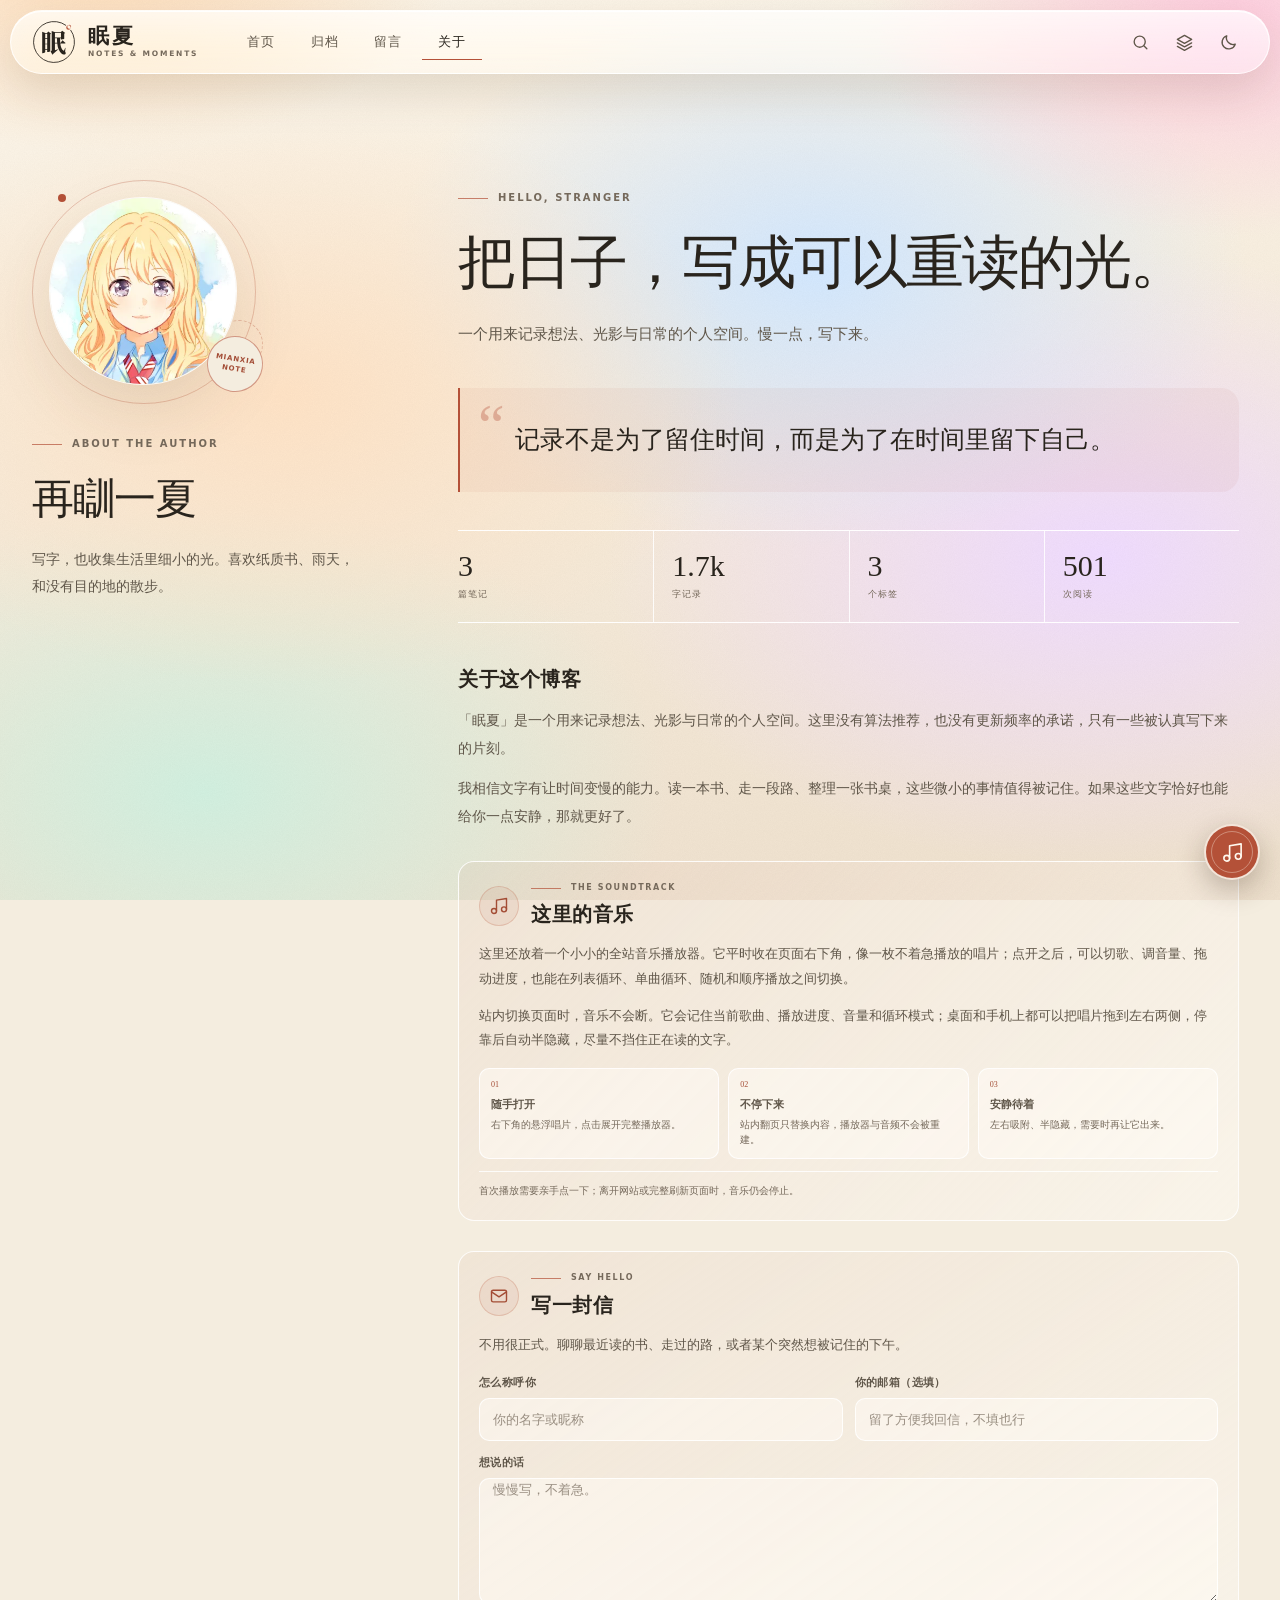
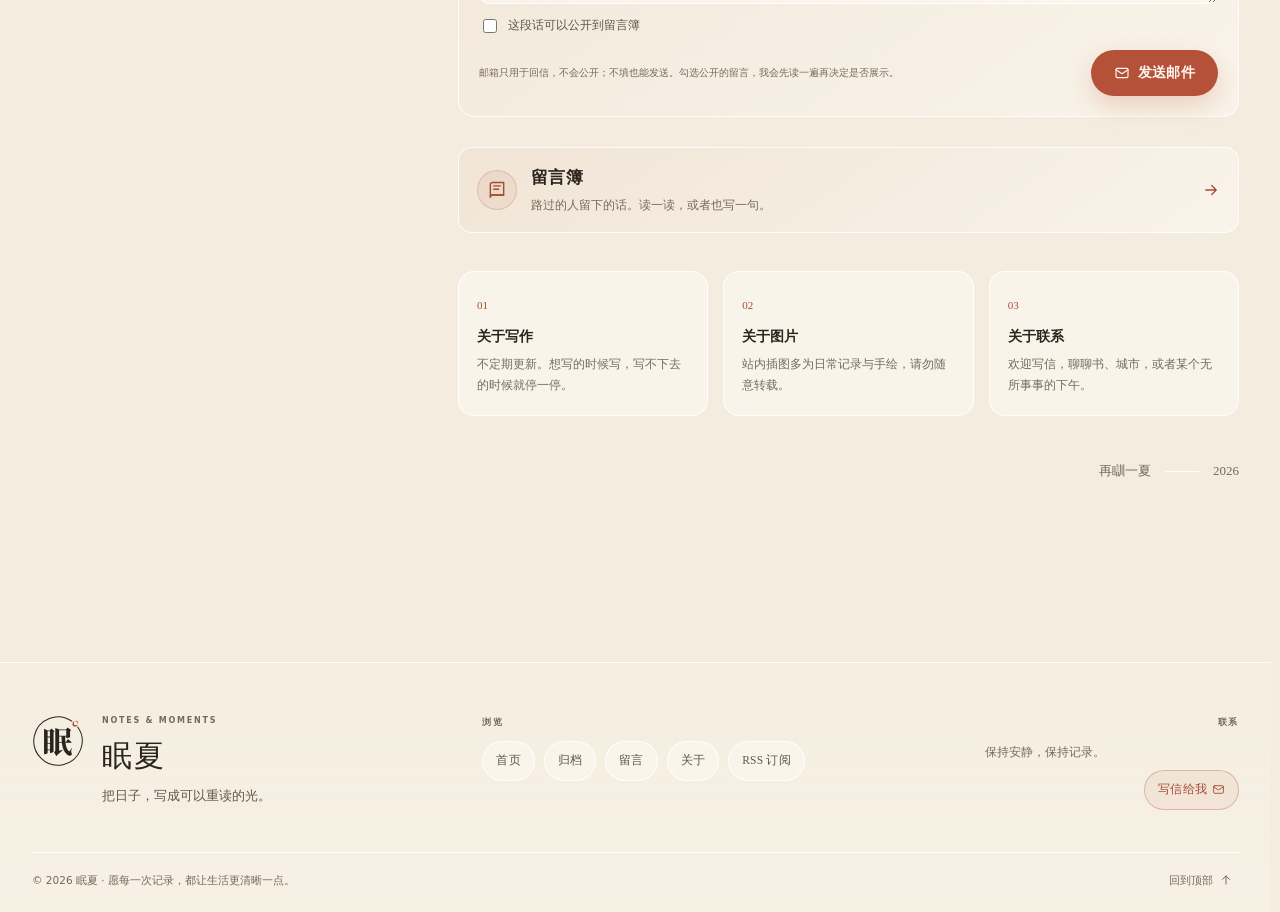
<file: site/about/index.html>
<!doctype html>
<html lang="zh-CN" data-theme="light" data-skin="glass" data-initial-skin="glass" data-initial-theme="light" data-font="serif" data-bg-type="preset" style="--accent:#b45138;--accent-rgb:180 81 56;--on-accent:#fff8ee;--page-width:1340px;--bg-overlay:0.5;--bg-blur:0px;--bg-position:center">
<head>
  <meta charset="utf-8">
  <meta name="viewport" content="width=device-width, initial-scale=1, viewport-fit=cover">
  <meta name="theme-color" content="#f4eddf">
  <meta name="description" content="一个用来记录想法、光影与日常的个人空间。慢一点，写下来。">
  <meta property="og:title" content="关于 · 眠夏">
  <meta property="og:description" content="一个用来记录想法、光影与日常的个人空间。慢一点，写下来。">
  <meta property="og:type" content="website">
  <meta property="og:site_name" content="眠夏">
  <meta property="og:url" content="https://jayan1120.github.io/mianxia/about/">
  
  
  <meta name="twitter:card" content="summary">
  <meta name="twitter:title" content="关于 · 眠夏">
  <meta name="twitter:description" content="一个用来记录想法、光影与日常的个人空间。慢一点，写下来。">
  
  <link rel="canonical" href="https://jayan1120.github.io/mianxia/about/">
  
  <title>关于 · 眠夏</title>
  <link rel="icon" href="../assets/favicon.svg" type="image/svg+xml">
  <link rel="alternate icon" href="../assets/favicon.ico" sizes="any">
  <link rel="apple-touch-icon" href="../assets/apple-touch-icon.png">
  <link rel="manifest" href="../manifest.webmanifest">
  <link rel="alternate" type="application/rss+xml" title="眠夏 RSS" href="../feed.xml">
  <script type="application/json" id="mianxia-music-data">[{"id":"mwetwlb7ad2e09","title":"陪你度过漫长岁月","artist":"陈奕迅","url":"../uploads/mwetwgtk-8cc80cd03c.mp3","createdAt":"2026-11-13T10:23:20.803Z"},{"id":"mwetww3595dfb3","title":"十面埋伏","artist":"陈奕迅","url":"../uploads/mwetwp3i-408eb3d0b8.mp3","createdAt":"2026-11-13T10:23:34.769Z"},{"id":"mwetx39f62eaac","title":"为你我受冷风吹","artist":"林忆莲","url":"../uploads/mwetwytx-3e15662191.mp3","createdAt":"2026-11-13T10:23:44.067Z"},{"id":"mwcf6uxk824e43","title":"我什么都没有","artist":"陈奕迅","url":"../uploads/mwcf6nei-5e99178472.mp3","createdAt":"2026-11-11T17:55:53.240Z"},{"id":"mwetxcxz0dcd74","title":"真夜中のドアStay With Me (シングルver.)","artist":"松原みき","url":"../uploads/mwetx7kk-840d7ea535.mp3","createdAt":"2026-11-13T10:23:56.615Z"},{"id":"mwetxjhoc70b61","title":"最好的我","artist":"房祖名&龚芝怡","url":"../uploads/mwetxfeq-d14fbb2808.mp3","createdAt":"2026-11-13T10:24:05.100Z"},{"id":"mwce11cz0ec2d4","title":"最后派对","artist":"陈奕迅","url":"../uploads/mwce0rnk-4d88642298.mp3","createdAt":"2026-11-11T17:23:22.019Z"},{"id":"mwetwckmd07c2a","title":"そばにいるね","artist":"青山テルマ&SoulJa","url":"../uploads/mwetw78w-9f93033859.mp3","createdAt":"2026-11-13T10:23:09.478Z"}]</script>
  <script src="../js/theme-init.js"></script>
  <link rel="stylesheet" href="../css/styles.css">
  <script defer src="../js/skins.js"></script>
  <script defer src="../js/toc-bar.js"></script>
  <script defer src="../js/static.js"></script>
  <script defer src="../js/player.js"></script>
  <script defer src="../js/ticker-sync.js"></script>
  <script defer src="../js/contact.js"></script>
  <script defer src="../js/reading.js"></script>
  <noscript><style>.reveal{opacity:1;transform:none}</style></noscript>
</head>
<body data-root="../" data-page="about" class="">
  <a class="skip-link" href="#main">跳到正文</a>
  <div id="site-bg" aria-hidden="true">
    <div class="bg-base"></div>
    <div class="bg-art bg-preset-ricepaper"></div>
    <div class="bg-veil"></div>
    <div class="bg-grain"></div>
  </div>
  <header class="site-header" id="site-header">
    <div class="header-inner">
      <a class="brand" href="../" aria-label="眠夏首页">
        <span class="brand-seal"><img class="brand-logo logo-ink" src="../assets/logo-seal.svg" alt=""><img class="brand-logo logo-paper" src="../assets/logo-seal-paper.svg" alt=""></span>
        <span class="brand-name">眠夏<small>NOTES &amp; MOMENTS</small></span>
      </a>
      <button type="button" class="icon-button mobile-menu-trigger" data-static-menu aria-label="打开菜单"><svg class="icon" width="21" height="21" viewBox="0 0 24 24" fill="none" stroke="currentColor" stroke-width="1.7" stroke-linecap="round" stroke-linejoin="round" aria-hidden="true"><path d="M4 7h16M4 12h16M4 17h10"/></svg></button>
      <nav class="main-nav" aria-label="主导航"><a href=".././" class="nav-link " >首页</a><a href="../archive/" class="nav-link " >归档</a><a href="../guestbook/" class="nav-link " >留言</a><a href="../about/" class="nav-link is-active" aria-current="page">关于</a></nav>
      <div class="header-actions">
        <button type="button" class="icon-button" data-static-search aria-label="搜索笔记" title="搜索（Ctrl K）"><svg class="icon" width="19" height="19" viewBox="0 0 24 24" fill="none" stroke="currentColor" stroke-width="1.7" stroke-linecap="round" stroke-linejoin="round" aria-hidden="true"><circle cx="11" cy="11" r="7"/><path d="m20 20-3.5-3.5"/></svg></button>
        <button type="button" class="icon-button skin-toggle" data-static-skin aria-label="切换主题" aria-expanded="false" aria-controls="skin-popover" title="切换主题"><svg class="icon" width="19" height="19" viewBox="0 0 24 24" fill="none" stroke="currentColor" stroke-width="1.7" stroke-linecap="round" stroke-linejoin="round" aria-hidden="true"><path d="m12 3 9 5-9 5-9-5 9-5Z"/><path d="m3 12.5 9 5 9-5"/><path d="m3 17 9 5 9-5"/></svg></button>
        <div class="skin-popover" id="skin-popover" hidden>
          <div class="skin-popover-head"><strong>主题</strong><small>只影响这个浏览器</small></div>
          <div class="skin-grid"></div>
        </div>
        <button type="button" class="icon-button theme-toggle" data-static-theme aria-label="切换深浅色" title="切换深浅色">
          <span class="theme-icon theme-icon-sun"><svg class="icon" width="19" height="19" viewBox="0 0 24 24" fill="none" stroke="currentColor" stroke-width="1.7" stroke-linecap="round" stroke-linejoin="round" aria-hidden="true"><circle cx="12" cy="12" r="4"/><path d="M12 2v2M12 20v2M4.93 4.93l1.42 1.42M17.66 17.66l1.41 1.41M2 12h2M20 12h2M4.93 19.07l1.42-1.42M17.66 6.34l1.41-1.41"/></svg></span>
          <span class="theme-icon theme-icon-moon"><svg class="icon" width="19" height="19" viewBox="0 0 24 24" fill="none" stroke="currentColor" stroke-width="1.7" stroke-linecap="round" stroke-linejoin="round" aria-hidden="true"><path d="M20.5 14.2A8.5 8.5 0 0 1 9.8 3.5 8.5 8.5 0 1 0 20.5 14.2Z"/></svg></span>
        </button>
      </div>
    </div>
  </header>
  <main id="main" tabindex="-1"><div class="page page-about"><div class="container"><div class="about-grid">
    <aside class="about-identity reveal">
      <div class="about-portrait-wrap"><span class="avatar avatar-xl"><img src="../uploads/mw92c113-13334f7eb9.webp" alt="再瞓一夏的头像" loading="lazy"></span><span class="portrait-orbit"></span><span class="portrait-stamp">MIANXIA<br>NOTE</span></div>
      <div class="eyebrow"><span class="eyebrow-line"></span>ABOUT THE AUTHOR</div>
      <h1>再瞓一夏</h1>
      <p class="about-bio">写字，也收集生活里细小的光。喜欢纸质书、雨天，和没有目的地的散步。</p>
      
    </aside>
    <div class="about-content">
      <header class="about-header reveal"><div class="eyebrow"><span class="eyebrow-line"></span>HELLO, STRANGER</div><h2>把日子，写成可以重读的光。</h2><p>一个用来记录想法、光影与日常的个人空间。慢一点，写下来。</p></header>
      <blockquote class="about-quote reveal"><span class="quote-mark">“</span><p>记录不是为了留住时间，而是为了在时间里留下自己。</p></blockquote>
      <div class="about-stats reveal"><div><strong>3</strong><span>篇笔记</span></div><div><strong>1.7k</strong><span>字记录</span></div><div><strong>3</strong><span>个标签</span></div><div><strong>501</strong><span>次阅读</span></div></div>
      <div class="about-story reveal"><h3>关于这个博客</h3><p>「眠夏」是一个用来记录想法、光影与日常的个人空间。这里没有算法推荐，也没有更新频率的承诺，只有一些被认真写下来的片刻。</p><p>我相信文字有让时间变慢的能力。读一本书、走一段路、整理一张书桌，这些微小的事情值得被记住。如果这些文字恰好也能给你一点安静，那就更好了。</p></div>
      <div class="about-music reveal">
        <div class="about-music-head">
          <span class="about-music-icon"><svg class="icon" width="20" height="20" viewBox="0 0 24 24" fill="none" stroke="currentColor" stroke-width="1.7" stroke-linecap="round" stroke-linejoin="round" aria-hidden="true"><path d="M9 18V5l12-2v13"/><circle cx="6" cy="18" r="3"/><circle cx="18" cy="16" r="3"/></svg></span>
          <div><div class="eyebrow"><span class="eyebrow-line"></span>THE SOUNDTRACK</div><h3>这里的音乐</h3></div>
        </div>
        <p>这里还放着一个小小的全站音乐播放器。它平时收在页面右下角，像一枚不着急播放的唱片；点开之后，可以切歌、调音量、拖动进度，也能在列表循环、单曲循环、随机和顺序播放之间切换。</p>
        <p>站内切换页面时，音乐不会断。它会记住当前歌曲、播放进度、音量和循环模式；桌面和手机上都可以把唱片拖到左右两侧，停靠后自动半隐藏，尽量不挡住正在读的文字。</p>
        <div class="about-music-points">
          <div><span>01</span><strong>随手打开</strong><p>右下角的悬浮唱片，点击展开完整播放器。</p></div>
          <div><span>02</span><strong>不停下来</strong><p>站内翻页只替换内容，播放器与音频不会被重建。</p></div>
          <div><span>03</span><strong>安静待着</strong><p>左右吸附、半隐藏，需要时再让它出来。</p></div>
        </div>
        <p class="about-music-note">首次播放需要亲手点一下；离开网站或完整刷新页面时，音乐仍会停止。</p>
      </div>
      <div class="about-contact reveal" id="contact">
        <div class="about-contact-head">
          <span class="about-contact-icon"><svg class="icon" width="20" height="20" viewBox="0 0 24 24" fill="none" stroke="currentColor" stroke-width="1.7" stroke-linecap="round" stroke-linejoin="round" aria-hidden="true"><rect x="3" y="5" width="18" height="14" rx="2"/><path d="m3 7 9 6 9-6"/></svg></span>
          <div><div class="eyebrow"><span class="eyebrow-line"></span>SAY HELLO</div><h3>写一封信</h3></div>
        </div>
        <p>不用很正式。聊聊最近读的书、走过的路，或者某个突然想被记住的下午。</p>
        <form class="contact-form" data-contact-form novalidate>
          <div class="contact-form-grid">
            <label class="field"><span class="field-label">怎么称呼你</span><input class="input" type="text" name="name" maxlength="60" autocomplete="name" placeholder="你的名字或昵称" required></label>
            <label class="field"><span class="field-label">你的邮箱（选填）</span><input class="input" type="email" name="email" maxlength="120" autocomplete="email" inputmode="email" placeholder="留了方便我回信，不填也行"></label>
          </div>
          <label class="field"><span class="field-label">想说的话</span><textarea class="input contact-textarea" name="message" rows="4" maxlength="4000" placeholder="慢慢写，不着急。" required></textarea></label>
          <label class="contact-public"><input type="checkbox" name="public_ok" value="yes"><span>这段话可以公开到留言簿</span></label>
          <div class="contact-honeypot" aria-hidden="true"><label>Website<input type="text" name="botcheck" tabindex="-1" autocomplete="off"></label></div>
          <input type="hidden" name="subject" value="来自眠夏博客的留言">
          <input type="hidden" name="from_name" value="眠夏博客">
          <div class="contact-form-foot">
            <p>邮箱只用于回信，不会公开；不填也能发送。勾选公开的留言，我会先读一遍再决定是否展示。</p>
            <button type="submit" class="btn btn-primary contact-submit"><svg class="icon" width="16" height="16" viewBox="0 0 24 24" fill="none" stroke="currentColor" stroke-width="1.7" stroke-linecap="round" stroke-linejoin="round" aria-hidden="true"><rect x="3" y="5" width="18" height="14" rx="2"/><path d="m3 7 9 6 9-6"/></svg> 发送邮件</button>
          </div>
          <p class="contact-status" data-contact-status role="status" aria-live="polite" hidden></p>
        </form>
      </div>
      <a class="guestbook-cta reveal" href="../guestbook/">
        <span class="guestbook-cta-icon"><svg class="icon" width="20" height="20" viewBox="0 0 24 24" fill="none" stroke="currentColor" stroke-width="1.7" stroke-linecap="round" stroke-linejoin="round" aria-hidden="true"><path d="M4 5.5A2.5 2.5 0 0 1 6.5 3H20v15H6.5A2.5 2.5 0 0 0 4 20.5Z"/><path d="M4 20.5A2.5 2.5 0 0 1 6.5 18H20M8 7h8M8 11h6"/></svg></span>
        <span class="guestbook-cta-copy"><strong>留言簿</strong><small>路过的人留下的话。读一读，或者也写一句。</small></span>
        <span class="guestbook-cta-arrow"><svg class="icon" width="18" height="18" viewBox="0 0 24 24" fill="none" stroke="currentColor" stroke-width="1.7" stroke-linecap="round" stroke-linejoin="round" aria-hidden="true"><path d="M5 12h14M13 6l6 6-6 6"/></svg></span>
      </a>
      <div class="about-notes reveal"><div class="about-note"><span class="note-number">01</span><h4>关于写作</h4><p>不定期更新。想写的时候写，写不下去的时候就停一停。</p></div><div class="about-note"><span class="note-number">02</span><h4>关于图片</h4><p>站内插图多为日常记录与手绘，请勿随意转载。</p></div><div class="about-note"><span class="note-number">03</span><h4>关于联系</h4><p>欢迎写信，聊聊书、城市，或者某个无所事事的下午。</p></div></div>
      <div class="about-sign reveal"><span>再瞓一夏</span><i></i><span>2026</span></div>
    </div>
  </div></div></div></main>
  <footer class="site-footer">
    <div class="footer-inner">
      <div class="footer-lead">
        <span class="footer-seal"><img class="footer-logo logo-ink" src="../assets/logo-seal.svg" alt=""><img class="footer-logo logo-paper" src="../assets/logo-seal-paper.svg" alt=""></span>
        <div>
          <p class="footer-eyebrow">NOTES &amp; MOMENTS</p>
          <h2>眠夏</h2>
          <p class="footer-tagline">把日子，写成可以重读的光。</p>
        </div>
      </div>
      <div class="footer-groups">
      <div class="footer-column footer-nav">
        <h3>浏览</h3>
        <a href="../">首页</a>
        <a href="../archive/">归档</a>
        <a href="../guestbook/">留言</a>
        <a href="../about/">关于</a>
        <a href="../feed.xml" target="_blank" rel="noopener noreferrer">RSS 订阅</a>
      </div>
      <div class="footer-column footer-contact">
        <h3>联系</h3>
        <span class="footer-muted">保持安静，保持记录。</span>
        <a href="../about/#contact">写信给我<svg class="icon" width="13" height="13" viewBox="0 0 24 24" fill="none" stroke="currentColor" stroke-width="1.7" stroke-linecap="round" stroke-linejoin="round" aria-hidden="true"><rect x="3" y="5" width="18" height="14" rx="2"/><path d="m3 7 9 6 9-6"/></svg></a>
      </div>
      </div>
    </div>
    <div class="footer-bottom">
      <span>© 2026 眠夏 · 愿每一次记录，都让生活更清晰一点。</span>
      <button type="button" class="back-top" data-static-backtop>回到顶部 <svg class="icon" width="14" height="14" viewBox="0 0 24 24" fill="none" stroke="currentColor" stroke-width="1.7" stroke-linecap="round" stroke-linejoin="round" aria-hidden="true"><path d="M12 19V5M6 11l6-6 6 6"/></svg></button>
    </div>
  </footer>
  
  <div class="modal-overlay" id="static-search" aria-hidden="true">
    <div class="modal search-dialog" role="dialog" aria-modal="true" aria-label="搜索笔记">
      <div class="modal-body">
        <div class="search-shell">
          <div class="search-top">
            <span class="search-mark"><svg class="icon" width="22" height="22" viewBox="0 0 24 24" fill="none" stroke="currentColor" stroke-width="1.7" stroke-linecap="round" stroke-linejoin="round" aria-hidden="true"><circle cx="11" cy="11" r="7"/><path d="m20 20-3.5-3.5"/></svg></span>
            <input type="search" class="search-input" id="static-search-input" placeholder="搜索标题、标签或正文…" autocomplete="off" aria-label="搜索笔记">
            <button type="button" class="search-close" data-static-close="search" aria-label="关闭搜索"><svg class="icon" width="18" height="18" viewBox="0 0 24 24" fill="none" stroke="currentColor" stroke-width="1.7" stroke-linecap="round" stroke-linejoin="round" aria-hidden="true"><path d="m6 6 12 12M18 6 6 18"/></svg></button>
          </div>
          <div class="search-results" id="static-search-results">
            <div class="search-suggest"><p class="side-empty">打开搜索，查找写过的片刻。</p></div>
          </div>
          <div class="search-foot"><span><svg class="icon" width="13" height="13" viewBox="0 0 24 24" fill="none" stroke="currentColor" stroke-width="1.7" stroke-linecap="round" stroke-linejoin="round" aria-hidden="true"><path d="m12 3 1.8 5.2L19 10l-5.2 1.8L12 17l-1.8-5.2L5 10l5.2-1.8Z"/><path d="m19 16 .8 2.2L22 19l-2.2.8L19 22l-.8-2.2L16 19l2.2-.8Z"/></svg> 这是一个只读静态站点</span><span><kbd>Esc</kbd> 关闭</span></div>
        </div>
      </div>
    </div>
  </div>
  <div class="modal-overlay menu-overlay" id="static-menu" aria-hidden="true">
    <div class="modal mobile-sheet" role="dialog" aria-modal="true" aria-label="菜单">
      <div class="modal-body">
        <div class="sheet-head">
          <a class="brand" href="../">
            <span class="brand-seal"><img class="brand-logo logo-ink" src="../assets/logo-seal.svg" alt=""><img class="brand-logo logo-paper" src="../assets/logo-seal-paper.svg" alt=""></span>
            <span class="brand-name">眠夏<small>NOTES &amp; MOMENTS</small></span>
          </a>
          <button type="button" class="icon-button" data-static-close="menu" aria-label="关闭菜单"><svg class="icon" width="20" height="20" viewBox="0 0 24 24" fill="none" stroke="currentColor" stroke-width="1.7" stroke-linecap="round" stroke-linejoin="round" aria-hidden="true"><path d="m6 6 12 12M18 6 6 18"/></svg></button>
        </div>
        <nav class="sheet-nav">
          <a href="../">首页<svg class="icon" width="15" height="15" viewBox="0 0 24 24" fill="none" stroke="currentColor" stroke-width="1.7" stroke-linecap="round" stroke-linejoin="round" aria-hidden="true"><path d="M7 17 17 7M8 7h9v9"/></svg></a>
          <a href="../archive/">归档<svg class="icon" width="15" height="15" viewBox="0 0 24 24" fill="none" stroke="currentColor" stroke-width="1.7" stroke-linecap="round" stroke-linejoin="round" aria-hidden="true"><path d="M7 17 17 7M8 7h9v9"/></svg></a>
          <a href="../guestbook/">留言<svg class="icon" width="15" height="15" viewBox="0 0 24 24" fill="none" stroke="currentColor" stroke-width="1.7" stroke-linecap="round" stroke-linejoin="round" aria-hidden="true"><path d="M7 17 17 7M8 7h9v9"/></svg></a>
          <a href="../about/">关于<svg class="icon" width="15" height="15" viewBox="0 0 24 24" fill="none" stroke="currentColor" stroke-width="1.7" stroke-linecap="round" stroke-linejoin="round" aria-hidden="true"><path d="M7 17 17 7M8 7h9v9"/></svg></a>
        </nav>
        <div class="sheet-divider"></div>
        <div class="sheet-admin">
          <a class="btn btn-outline" href="../feed.xml" target="_blank" rel="noopener noreferrer"><svg class="icon" width="16" height="16" viewBox="0 0 24 24" fill="none" stroke="currentColor" stroke-width="1.7" stroke-linecap="round" stroke-linejoin="round" aria-hidden="true"><path d="M4 11a9 9 0 0 1 9 9M4 4a16 16 0 0 1 16 16"/><circle cx="5" cy="19" r="1"/></svg> RSS 订阅</a>
        </div>
        <div class="sheet-foot">把日子，写成可以重读的光。</div>
      </div>
    </div>
  </div>
  <div class="music-player" data-music-player hidden></div>
  <div id="toast-root" aria-live="polite" aria-atomic="false"></div>
</body>
</html>
</file>
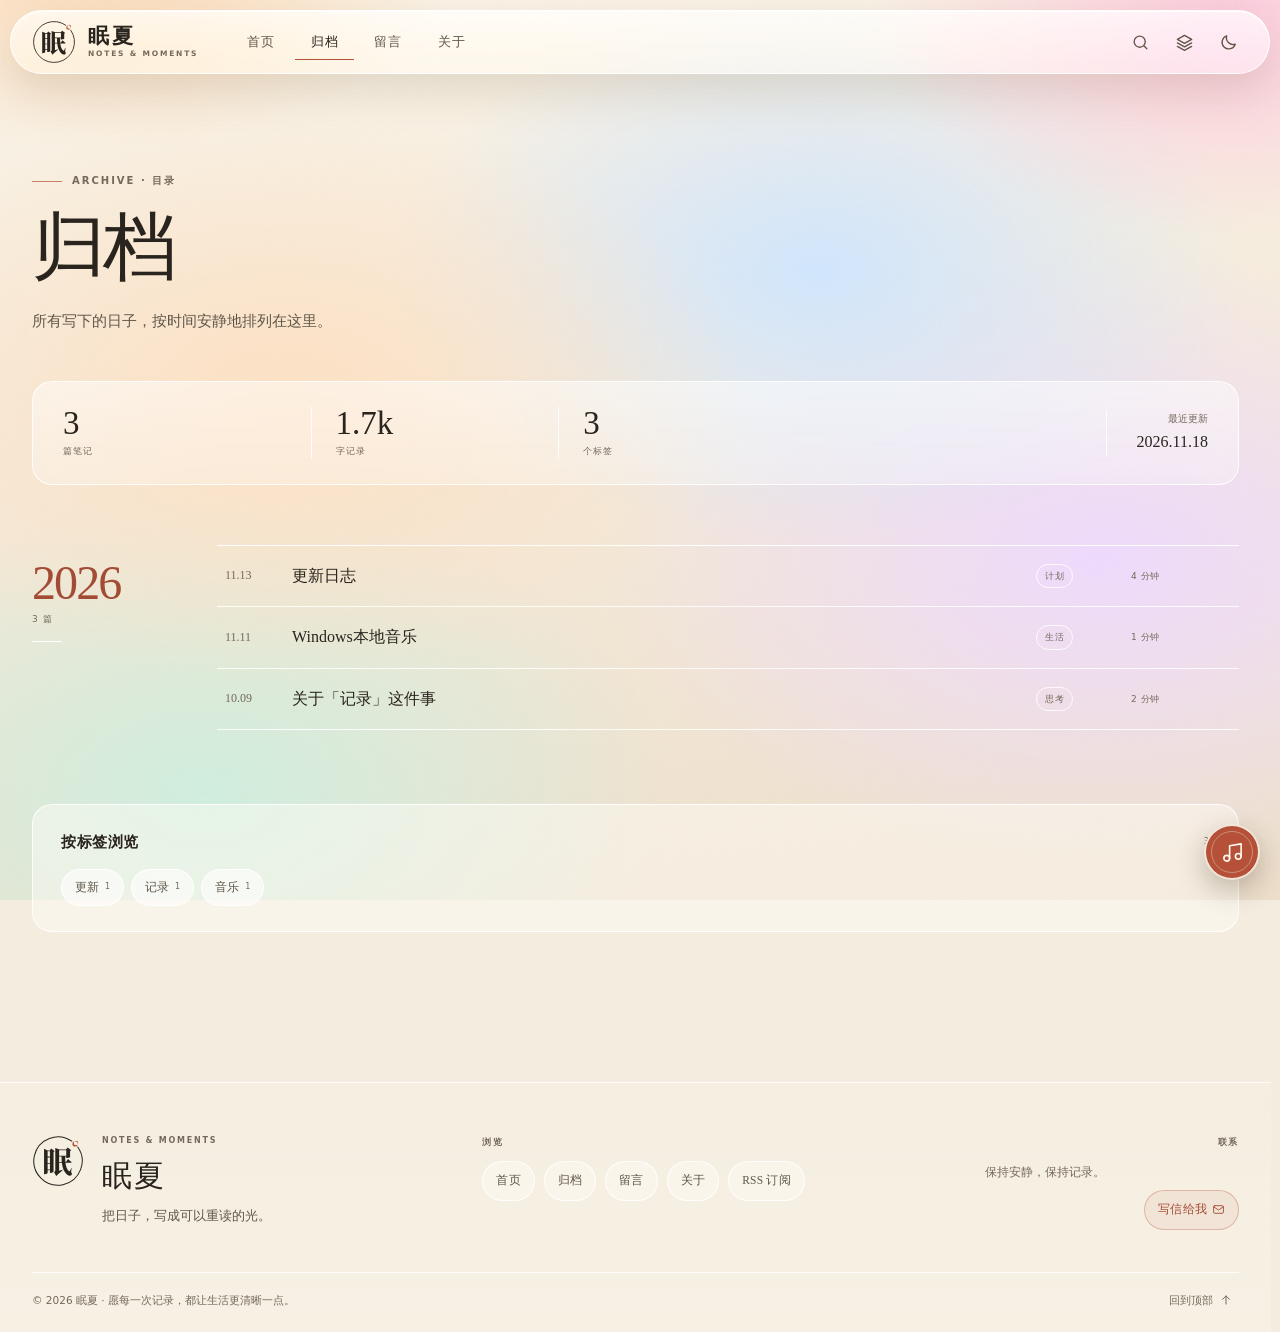
<file: site/archive/index.html>
<!doctype html>
<html lang="zh-CN" data-theme="light" data-skin="glass" data-initial-skin="glass" data-initial-theme="light" data-font="serif" data-bg-type="preset" style="--accent:#b45138;--accent-rgb:180 81 56;--on-accent:#fff8ee;--page-width:1340px;--bg-overlay:0.5;--bg-blur:0px;--bg-position:center">
<head>
  <meta charset="utf-8">
  <meta name="viewport" content="width=device-width, initial-scale=1, viewport-fit=cover">
  <meta name="theme-color" content="#f4eddf">
  <meta name="description" content="按时间浏览所有笔记与记录。">
  <meta property="og:title" content="归档 · 眠夏">
  <meta property="og:description" content="按时间浏览所有笔记与记录。">
  <meta property="og:type" content="website">
  <meta property="og:site_name" content="眠夏">
  <meta property="og:url" content="https://jayan1120.github.io/mianxia/archive/">
  
  
  <meta name="twitter:card" content="summary">
  <meta name="twitter:title" content="归档 · 眠夏">
  <meta name="twitter:description" content="按时间浏览所有笔记与记录。">
  
  <link rel="canonical" href="https://jayan1120.github.io/mianxia/archive/">
  
  <title>归档 · 眠夏</title>
  <link rel="icon" href="../assets/favicon.svg" type="image/svg+xml">
  <link rel="alternate icon" href="../assets/favicon.ico" sizes="any">
  <link rel="apple-touch-icon" href="../assets/apple-touch-icon.png">
  <link rel="manifest" href="../manifest.webmanifest">
  <link rel="alternate" type="application/rss+xml" title="眠夏 RSS" href="../feed.xml">
  <script type="application/json" id="mianxia-music-data">[{"id":"mwetwlb7ad2e09","title":"陪你度过漫长岁月","artist":"陈奕迅","url":"../uploads/mwetwgtk-8cc80cd03c.mp3","createdAt":"2026-11-13T10:23:20.803Z"},{"id":"mwetww3595dfb3","title":"十面埋伏","artist":"陈奕迅","url":"../uploads/mwetwp3i-408eb3d0b8.mp3","createdAt":"2026-11-13T10:23:34.769Z"},{"id":"mwetx39f62eaac","title":"为你我受冷风吹","artist":"林忆莲","url":"../uploads/mwetwytx-3e15662191.mp3","createdAt":"2026-11-13T10:23:44.067Z"},{"id":"mwcf6uxk824e43","title":"我什么都没有","artist":"陈奕迅","url":"../uploads/mwcf6nei-5e99178472.mp3","createdAt":"2026-11-11T17:55:53.240Z"},{"id":"mwetxcxz0dcd74","title":"真夜中のドアStay With Me (シングルver.)","artist":"松原みき","url":"../uploads/mwetx7kk-840d7ea535.mp3","createdAt":"2026-11-13T10:23:56.615Z"},{"id":"mwetxjhoc70b61","title":"最好的我","artist":"房祖名&龚芝怡","url":"../uploads/mwetxfeq-d14fbb2808.mp3","createdAt":"2026-11-13T10:24:05.100Z"},{"id":"mwce11cz0ec2d4","title":"最后派对","artist":"陈奕迅","url":"../uploads/mwce0rnk-4d88642298.mp3","createdAt":"2026-11-11T17:23:22.019Z"},{"id":"mwetwckmd07c2a","title":"そばにいるね","artist":"青山テルマ&SoulJa","url":"../uploads/mwetw78w-9f93033859.mp3","createdAt":"2026-11-13T10:23:09.478Z"}]</script>
  <script src="../js/theme-init.js"></script>
  <link rel="stylesheet" href="../css/styles.css">
  <script defer src="../js/skins.js"></script>
  <script defer src="../js/toc-bar.js"></script>
  <script defer src="../js/static.js"></script>
  <script defer src="../js/player.js"></script>
  <script defer src="../js/ticker-sync.js"></script>
  <script defer src="../js/contact.js"></script>
  <script defer src="../js/reading.js"></script>
  <noscript><style>.reveal{opacity:1;transform:none}</style></noscript>
</head>
<body data-root="../" data-page="archive" class="">
  <a class="skip-link" href="#main">跳到正文</a>
  <div id="site-bg" aria-hidden="true">
    <div class="bg-base"></div>
    <div class="bg-art bg-preset-ricepaper"></div>
    <div class="bg-veil"></div>
    <div class="bg-grain"></div>
  </div>
  <header class="site-header" id="site-header">
    <div class="header-inner">
      <a class="brand" href="../" aria-label="眠夏首页">
        <span class="brand-seal"><img class="brand-logo logo-ink" src="../assets/logo-seal.svg" alt=""><img class="brand-logo logo-paper" src="../assets/logo-seal-paper.svg" alt=""></span>
        <span class="brand-name">眠夏<small>NOTES &amp; MOMENTS</small></span>
      </a>
      <button type="button" class="icon-button mobile-menu-trigger" data-static-menu aria-label="打开菜单"><svg class="icon" width="21" height="21" viewBox="0 0 24 24" fill="none" stroke="currentColor" stroke-width="1.7" stroke-linecap="round" stroke-linejoin="round" aria-hidden="true"><path d="M4 7h16M4 12h16M4 17h10"/></svg></button>
      <nav class="main-nav" aria-label="主导航"><a href=".././" class="nav-link " >首页</a><a href="../archive/" class="nav-link is-active" aria-current="page">归档</a><a href="../guestbook/" class="nav-link " >留言</a><a href="../about/" class="nav-link " >关于</a></nav>
      <div class="header-actions">
        <button type="button" class="icon-button" data-static-search aria-label="搜索笔记" title="搜索（Ctrl K）"><svg class="icon" width="19" height="19" viewBox="0 0 24 24" fill="none" stroke="currentColor" stroke-width="1.7" stroke-linecap="round" stroke-linejoin="round" aria-hidden="true"><circle cx="11" cy="11" r="7"/><path d="m20 20-3.5-3.5"/></svg></button>
        <button type="button" class="icon-button skin-toggle" data-static-skin aria-label="切换主题" aria-expanded="false" aria-controls="skin-popover" title="切换主题"><svg class="icon" width="19" height="19" viewBox="0 0 24 24" fill="none" stroke="currentColor" stroke-width="1.7" stroke-linecap="round" stroke-linejoin="round" aria-hidden="true"><path d="m12 3 9 5-9 5-9-5 9-5Z"/><path d="m3 12.5 9 5 9-5"/><path d="m3 17 9 5 9-5"/></svg></button>
        <div class="skin-popover" id="skin-popover" hidden>
          <div class="skin-popover-head"><strong>主题</strong><small>只影响这个浏览器</small></div>
          <div class="skin-grid"></div>
        </div>
        <button type="button" class="icon-button theme-toggle" data-static-theme aria-label="切换深浅色" title="切换深浅色">
          <span class="theme-icon theme-icon-sun"><svg class="icon" width="19" height="19" viewBox="0 0 24 24" fill="none" stroke="currentColor" stroke-width="1.7" stroke-linecap="round" stroke-linejoin="round" aria-hidden="true"><circle cx="12" cy="12" r="4"/><path d="M12 2v2M12 20v2M4.93 4.93l1.42 1.42M17.66 17.66l1.41 1.41M2 12h2M20 12h2M4.93 19.07l1.42-1.42M17.66 6.34l1.41-1.41"/></svg></span>
          <span class="theme-icon theme-icon-moon"><svg class="icon" width="19" height="19" viewBox="0 0 24 24" fill="none" stroke="currentColor" stroke-width="1.7" stroke-linecap="round" stroke-linejoin="round" aria-hidden="true"><path d="M20.5 14.2A8.5 8.5 0 0 1 9.8 3.5 8.5 8.5 0 1 0 20.5 14.2Z"/></svg></span>
        </button>
      </div>
    </div>
  </header>
  <main id="main" tabindex="-1"><div class="page page-archive"><div class="container">
    <header class="page-heading reveal">
    <div class="eyebrow"><span class="eyebrow-line"></span>ARCHIVE · 目录</div>
    <h1>归档</h1>
    <p>所有写下的日子，按时间安静地排列在这里。</p>
  </header>
    <div class="archive-summary reveal">
      <div><strong>3</strong><span>篇笔记</span></div>
      <div><strong>1.7k</strong><span>字记录</span></div>
      <div><strong>3</strong><span>个标签</span></div>
      <p>最近更新<br><b>2026.11.18</b></p>
    </div>
    <div class="archive-groups">
      <section class="archive-year reveal">
        <div class="archive-year-head"><h2>2026</h2><span>3 篇</span><i></i></div>
        <div class="archive-list"><a class="archive-row" href="../post/mwevzrmd219433/"><span class="archive-date">11.13</span><span class="archive-title">更新日志</span><span class="archive-cat">计划</span><span class="archive-time">4 分钟</span><span class="archive-arrow"><svg class="icon" width="15" height="15" viewBox="0 0 24 24" fill="none" stroke="currentColor" stroke-width="1.7" stroke-linecap="round" stroke-linejoin="round" aria-hidden="true"><path d="M7 17 17 7M8 7h9v9"/></svg></span></a><a class="archive-row" href="../post/mwbv6mlh83330c/"><span class="archive-date">11.11</span><span class="archive-title">Windows本地音乐</span><span class="archive-cat">生活</span><span class="archive-time">1 分钟</span><span class="archive-arrow"><svg class="icon" width="15" height="15" viewBox="0 0 24 24" fill="none" stroke="currentColor" stroke-width="1.7" stroke-linecap="round" stroke-linejoin="round" aria-hidden="true"><path d="M7 17 17 7M8 7h9v9"/></svg></span></a><a class="archive-row" href="../post/why-we-write/"><span class="archive-date">10.09</span><span class="archive-title">关于「记录」这件事</span><span class="archive-cat">思考</span><span class="archive-time">2 分钟</span><span class="archive-arrow"><svg class="icon" width="15" height="15" viewBox="0 0 24 24" fill="none" stroke="currentColor" stroke-width="1.7" stroke-linecap="round" stroke-linejoin="round" aria-hidden="true"><path d="M7 17 17 7M8 7h9v9"/></svg></span></a></div>
      </section>
    </div>
    <div class="archive-tags reveal"><div class="side-card-head"><h3>按标签浏览</h3><span>3</span></div><div class="tag-cloud large"><span class="tag-pill"><span>更新</span><em>1</em></span><span class="tag-pill"><span>记录</span><em>1</em></span><span class="tag-pill"><span>音乐</span><em>1</em></span></div></div>
  </div></div></main>
  <footer class="site-footer">
    <div class="footer-inner">
      <div class="footer-lead">
        <span class="footer-seal"><img class="footer-logo logo-ink" src="../assets/logo-seal.svg" alt=""><img class="footer-logo logo-paper" src="../assets/logo-seal-paper.svg" alt=""></span>
        <div>
          <p class="footer-eyebrow">NOTES &amp; MOMENTS</p>
          <h2>眠夏</h2>
          <p class="footer-tagline">把日子，写成可以重读的光。</p>
        </div>
      </div>
      <div class="footer-groups">
      <div class="footer-column footer-nav">
        <h3>浏览</h3>
        <a href="../">首页</a>
        <a href="../archive/">归档</a>
        <a href="../guestbook/">留言</a>
        <a href="../about/">关于</a>
        <a href="../feed.xml" target="_blank" rel="noopener noreferrer">RSS 订阅</a>
      </div>
      <div class="footer-column footer-contact">
        <h3>联系</h3>
        <span class="footer-muted">保持安静，保持记录。</span>
        <a href="../about/#contact">写信给我<svg class="icon" width="13" height="13" viewBox="0 0 24 24" fill="none" stroke="currentColor" stroke-width="1.7" stroke-linecap="round" stroke-linejoin="round" aria-hidden="true"><rect x="3" y="5" width="18" height="14" rx="2"/><path d="m3 7 9 6 9-6"/></svg></a>
      </div>
      </div>
    </div>
    <div class="footer-bottom">
      <span>© 2026 眠夏 · 愿每一次记录，都让生活更清晰一点。</span>
      <button type="button" class="back-top" data-static-backtop>回到顶部 <svg class="icon" width="14" height="14" viewBox="0 0 24 24" fill="none" stroke="currentColor" stroke-width="1.7" stroke-linecap="round" stroke-linejoin="round" aria-hidden="true"><path d="M12 19V5M6 11l6-6 6 6"/></svg></button>
    </div>
  </footer>
  
  <div class="modal-overlay" id="static-search" aria-hidden="true">
    <div class="modal search-dialog" role="dialog" aria-modal="true" aria-label="搜索笔记">
      <div class="modal-body">
        <div class="search-shell">
          <div class="search-top">
            <span class="search-mark"><svg class="icon" width="22" height="22" viewBox="0 0 24 24" fill="none" stroke="currentColor" stroke-width="1.7" stroke-linecap="round" stroke-linejoin="round" aria-hidden="true"><circle cx="11" cy="11" r="7"/><path d="m20 20-3.5-3.5"/></svg></span>
            <input type="search" class="search-input" id="static-search-input" placeholder="搜索标题、标签或正文…" autocomplete="off" aria-label="搜索笔记">
            <button type="button" class="search-close" data-static-close="search" aria-label="关闭搜索"><svg class="icon" width="18" height="18" viewBox="0 0 24 24" fill="none" stroke="currentColor" stroke-width="1.7" stroke-linecap="round" stroke-linejoin="round" aria-hidden="true"><path d="m6 6 12 12M18 6 6 18"/></svg></button>
          </div>
          <div class="search-results" id="static-search-results">
            <div class="search-suggest"><p class="side-empty">打开搜索，查找写过的片刻。</p></div>
          </div>
          <div class="search-foot"><span><svg class="icon" width="13" height="13" viewBox="0 0 24 24" fill="none" stroke="currentColor" stroke-width="1.7" stroke-linecap="round" stroke-linejoin="round" aria-hidden="true"><path d="m12 3 1.8 5.2L19 10l-5.2 1.8L12 17l-1.8-5.2L5 10l5.2-1.8Z"/><path d="m19 16 .8 2.2L22 19l-2.2.8L19 22l-.8-2.2L16 19l2.2-.8Z"/></svg> 这是一个只读静态站点</span><span><kbd>Esc</kbd> 关闭</span></div>
        </div>
      </div>
    </div>
  </div>
  <div class="modal-overlay menu-overlay" id="static-menu" aria-hidden="true">
    <div class="modal mobile-sheet" role="dialog" aria-modal="true" aria-label="菜单">
      <div class="modal-body">
        <div class="sheet-head">
          <a class="brand" href="../">
            <span class="brand-seal"><img class="brand-logo logo-ink" src="../assets/logo-seal.svg" alt=""><img class="brand-logo logo-paper" src="../assets/logo-seal-paper.svg" alt=""></span>
            <span class="brand-name">眠夏<small>NOTES &amp; MOMENTS</small></span>
          </a>
          <button type="button" class="icon-button" data-static-close="menu" aria-label="关闭菜单"><svg class="icon" width="20" height="20" viewBox="0 0 24 24" fill="none" stroke="currentColor" stroke-width="1.7" stroke-linecap="round" stroke-linejoin="round" aria-hidden="true"><path d="m6 6 12 12M18 6 6 18"/></svg></button>
        </div>
        <nav class="sheet-nav">
          <a href="../">首页<svg class="icon" width="15" height="15" viewBox="0 0 24 24" fill="none" stroke="currentColor" stroke-width="1.7" stroke-linecap="round" stroke-linejoin="round" aria-hidden="true"><path d="M7 17 17 7M8 7h9v9"/></svg></a>
          <a href="../archive/">归档<svg class="icon" width="15" height="15" viewBox="0 0 24 24" fill="none" stroke="currentColor" stroke-width="1.7" stroke-linecap="round" stroke-linejoin="round" aria-hidden="true"><path d="M7 17 17 7M8 7h9v9"/></svg></a>
          <a href="../guestbook/">留言<svg class="icon" width="15" height="15" viewBox="0 0 24 24" fill="none" stroke="currentColor" stroke-width="1.7" stroke-linecap="round" stroke-linejoin="round" aria-hidden="true"><path d="M7 17 17 7M8 7h9v9"/></svg></a>
          <a href="../about/">关于<svg class="icon" width="15" height="15" viewBox="0 0 24 24" fill="none" stroke="currentColor" stroke-width="1.7" stroke-linecap="round" stroke-linejoin="round" aria-hidden="true"><path d="M7 17 17 7M8 7h9v9"/></svg></a>
        </nav>
        <div class="sheet-divider"></div>
        <div class="sheet-admin">
          <a class="btn btn-outline" href="../feed.xml" target="_blank" rel="noopener noreferrer"><svg class="icon" width="16" height="16" viewBox="0 0 24 24" fill="none" stroke="currentColor" stroke-width="1.7" stroke-linecap="round" stroke-linejoin="round" aria-hidden="true"><path d="M4 11a9 9 0 0 1 9 9M4 4a16 16 0 0 1 16 16"/><circle cx="5" cy="19" r="1"/></svg> RSS 订阅</a>
        </div>
        <div class="sheet-foot">把日子，写成可以重读的光。</div>
      </div>
    </div>
  </div>
  <div class="music-player" data-music-player hidden></div>
  <div id="toast-root" aria-live="polite" aria-atomic="false"></div>
</body>
</html>
</file>
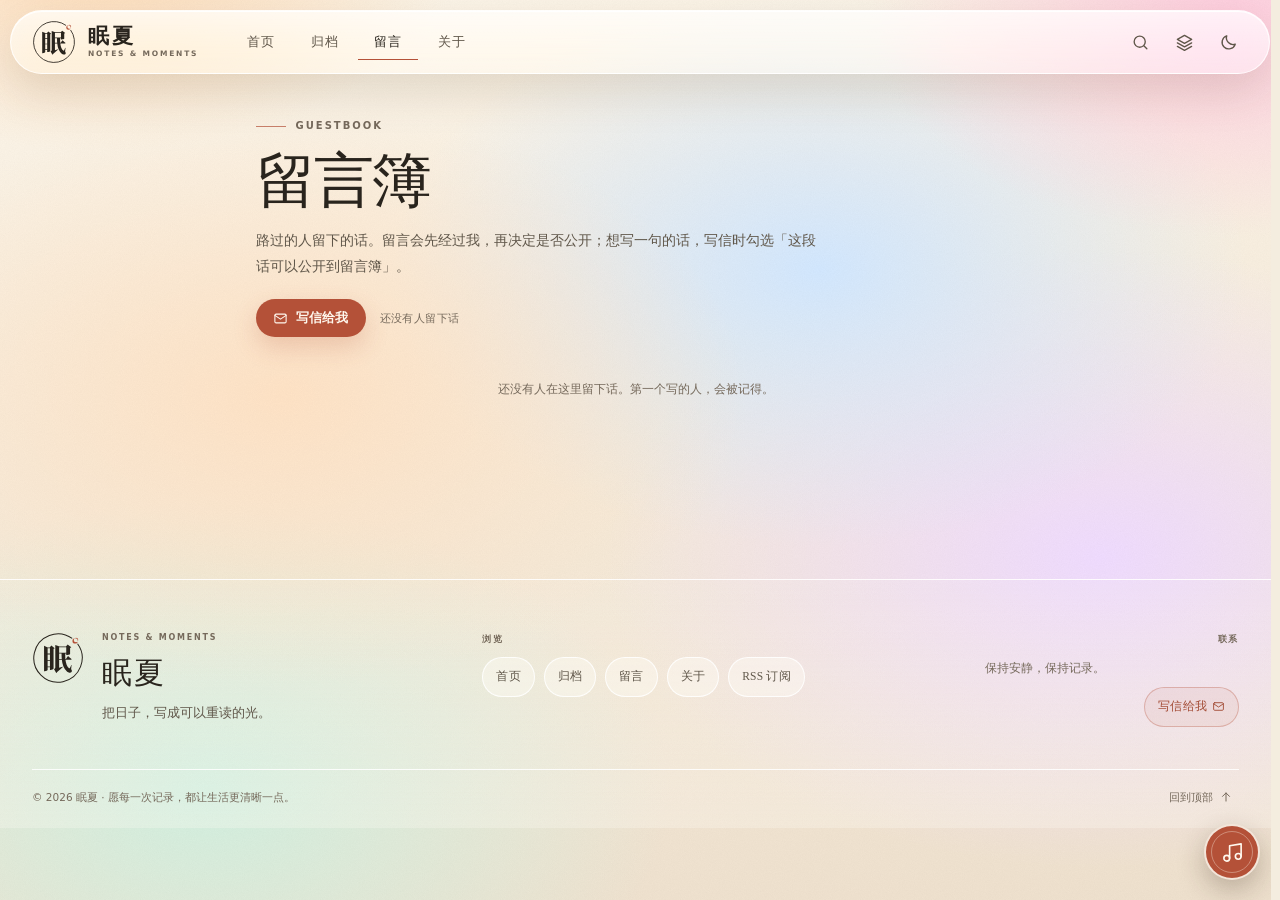
<file: site/guestbook/index.html>
<!doctype html>
<html lang="zh-CN" data-theme="light" data-skin="glass" data-initial-skin="glass" data-initial-theme="light" data-font="serif" data-bg-type="preset" style="--accent:#b45138;--accent-rgb:180 81 56;--on-accent:#fff8ee;--page-width:1340px;--bg-overlay:0.5;--bg-blur:0px;--bg-position:center">
<head>
  <meta charset="utf-8">
  <meta name="viewport" content="width=device-width, initial-scale=1, viewport-fit=cover">
  <meta name="theme-color" content="#f4eddf">
  <meta name="description" content="路过的人留下的话。">
  <meta property="og:title" content="留言簿 · 眠夏">
  <meta property="og:description" content="路过的人留下的话。">
  <meta property="og:type" content="website">
  <meta property="og:site_name" content="眠夏">
  <meta property="og:url" content="https://jayan1120.github.io/mianxia/guestbook/">
  
  
  <meta name="twitter:card" content="summary">
  <meta name="twitter:title" content="留言簿 · 眠夏">
  <meta name="twitter:description" content="路过的人留下的话。">
  
  <link rel="canonical" href="https://jayan1120.github.io/mianxia/guestbook/">
  
  <title>留言簿 · 眠夏</title>
  <link rel="icon" href="../assets/favicon.svg" type="image/svg+xml">
  <link rel="alternate icon" href="../assets/favicon.ico" sizes="any">
  <link rel="apple-touch-icon" href="../assets/apple-touch-icon.png">
  <link rel="manifest" href="../manifest.webmanifest">
  <link rel="alternate" type="application/rss+xml" title="眠夏 RSS" href="../feed.xml">
  <script type="application/json" id="mianxia-music-data">[{"id":"mwetwlb7ad2e09","title":"陪你度过漫长岁月","artist":"陈奕迅","url":"../uploads/mwetwgtk-8cc80cd03c.mp3","createdAt":"2026-11-13T10:23:20.803Z"},{"id":"mwetww3595dfb3","title":"十面埋伏","artist":"陈奕迅","url":"../uploads/mwetwp3i-408eb3d0b8.mp3","createdAt":"2026-11-13T10:23:34.769Z"},{"id":"mwetx39f62eaac","title":"为你我受冷风吹","artist":"林忆莲","url":"../uploads/mwetwytx-3e15662191.mp3","createdAt":"2026-11-13T10:23:44.067Z"},{"id":"mwcf6uxk824e43","title":"我什么都没有","artist":"陈奕迅","url":"../uploads/mwcf6nei-5e99178472.mp3","createdAt":"2026-11-11T17:55:53.240Z"},{"id":"mwetxcxz0dcd74","title":"真夜中のドアStay With Me (シングルver.)","artist":"松原みき","url":"../uploads/mwetx7kk-840d7ea535.mp3","createdAt":"2026-11-13T10:23:56.615Z"},{"id":"mwetxjhoc70b61","title":"最好的我","artist":"房祖名&龚芝怡","url":"../uploads/mwetxfeq-d14fbb2808.mp3","createdAt":"2026-11-13T10:24:05.100Z"},{"id":"mwce11cz0ec2d4","title":"最后派对","artist":"陈奕迅","url":"../uploads/mwce0rnk-4d88642298.mp3","createdAt":"2026-11-11T17:23:22.019Z"},{"id":"mwetwckmd07c2a","title":"そばにいるね","artist":"青山テルマ&SoulJa","url":"../uploads/mwetw78w-9f93033859.mp3","createdAt":"2026-11-13T10:23:09.478Z"}]</script>
  <script src="../js/theme-init.js"></script>
  <link rel="stylesheet" href="../css/styles.css">
  <script defer src="../js/skins.js"></script>
  <script defer src="../js/toc-bar.js"></script>
  <script defer src="../js/static.js"></script>
  <script defer src="../js/player.js"></script>
  <script defer src="../js/ticker-sync.js"></script>
  <script defer src="../js/contact.js"></script>
  <script defer src="../js/reading.js"></script>
  <noscript><style>.reveal{opacity:1;transform:none}</style></noscript>
</head>
<body data-root="../" data-page="guestbook" class="">
  <a class="skip-link" href="#main">跳到正文</a>
  <div id="site-bg" aria-hidden="true">
    <div class="bg-base"></div>
    <div class="bg-art bg-preset-ricepaper"></div>
    <div class="bg-veil"></div>
    <div class="bg-grain"></div>
  </div>
  <header class="site-header" id="site-header">
    <div class="header-inner">
      <a class="brand" href="../" aria-label="眠夏首页">
        <span class="brand-seal"><img class="brand-logo logo-ink" src="../assets/logo-seal.svg" alt=""><img class="brand-logo logo-paper" src="../assets/logo-seal-paper.svg" alt=""></span>
        <span class="brand-name">眠夏<small>NOTES &amp; MOMENTS</small></span>
      </a>
      <button type="button" class="icon-button mobile-menu-trigger" data-static-menu aria-label="打开菜单"><svg class="icon" width="21" height="21" viewBox="0 0 24 24" fill="none" stroke="currentColor" stroke-width="1.7" stroke-linecap="round" stroke-linejoin="round" aria-hidden="true"><path d="M4 7h16M4 12h16M4 17h10"/></svg></button>
      <nav class="main-nav" aria-label="主导航"><a href=".././" class="nav-link " >首页</a><a href="../archive/" class="nav-link " >归档</a><a href="../guestbook/" class="nav-link is-active" aria-current="page">留言</a><a href="../about/" class="nav-link " >关于</a></nav>
      <div class="header-actions">
        <button type="button" class="icon-button" data-static-search aria-label="搜索笔记" title="搜索（Ctrl K）"><svg class="icon" width="19" height="19" viewBox="0 0 24 24" fill="none" stroke="currentColor" stroke-width="1.7" stroke-linecap="round" stroke-linejoin="round" aria-hidden="true"><circle cx="11" cy="11" r="7"/><path d="m20 20-3.5-3.5"/></svg></button>
        <button type="button" class="icon-button skin-toggle" data-static-skin aria-label="切换主题" aria-expanded="false" aria-controls="skin-popover" title="切换主题"><svg class="icon" width="19" height="19" viewBox="0 0 24 24" fill="none" stroke="currentColor" stroke-width="1.7" stroke-linecap="round" stroke-linejoin="round" aria-hidden="true"><path d="m12 3 9 5-9 5-9-5 9-5Z"/><path d="m3 12.5 9 5 9-5"/><path d="m3 17 9 5 9-5"/></svg></button>
        <div class="skin-popover" id="skin-popover" hidden>
          <div class="skin-popover-head"><strong>主题</strong><small>只影响这个浏览器</small></div>
          <div class="skin-grid"></div>
        </div>
        <button type="button" class="icon-button theme-toggle" data-static-theme aria-label="切换深浅色" title="切换深浅色">
          <span class="theme-icon theme-icon-sun"><svg class="icon" width="19" height="19" viewBox="0 0 24 24" fill="none" stroke="currentColor" stroke-width="1.7" stroke-linecap="round" stroke-linejoin="round" aria-hidden="true"><circle cx="12" cy="12" r="4"/><path d="M12 2v2M12 20v2M4.93 4.93l1.42 1.42M17.66 17.66l1.41 1.41M2 12h2M20 12h2M4.93 19.07l1.42-1.42M17.66 6.34l1.41-1.41"/></svg></span>
          <span class="theme-icon theme-icon-moon"><svg class="icon" width="19" height="19" viewBox="0 0 24 24" fill="none" stroke="currentColor" stroke-width="1.7" stroke-linecap="round" stroke-linejoin="round" aria-hidden="true"><path d="M20.5 14.2A8.5 8.5 0 0 1 9.8 3.5 8.5 8.5 0 1 0 20.5 14.2Z"/></svg></span>
        </button>
      </div>
    </div>
  </header>
  <main id="main" tabindex="-1"><div class="page page-guestbook"><div class="container">
    <header class="guestbook-head reveal">
      <div class="eyebrow"><span class="eyebrow-line"></span>GUESTBOOK</div>
      <h1>留言簿</h1>
      <p>路过的人留下的话。留言会先经过我，再决定是否公开；想写一句的话，写信时勾选「这段话可以公开到留言簿」。</p>
      <div class="guestbook-meta">
        <a class="btn btn-primary btn-sm" href="../about/#contact"><svg class="icon" width="15" height="15" viewBox="0 0 24 24" fill="none" stroke="currentColor" stroke-width="1.7" stroke-linecap="round" stroke-linejoin="round" aria-hidden="true"><rect x="3" y="5" width="18" height="14" rx="2"/><path d="m3 7 9 6 9-6"/></svg> 写信给我</a>
        <span>还没有人留下话</span>
      </div>
    </header>
    <section class="guestbook-panel reveal" id="guestbook">
      <div class="guest-list">
        <p class="guest-empty">还没有人在这里留下话。第一个写的人，会被记得。</p>
      </div>
    </section>
  </div></div></main>
  <footer class="site-footer">
    <div class="footer-inner">
      <div class="footer-lead">
        <span class="footer-seal"><img class="footer-logo logo-ink" src="../assets/logo-seal.svg" alt=""><img class="footer-logo logo-paper" src="../assets/logo-seal-paper.svg" alt=""></span>
        <div>
          <p class="footer-eyebrow">NOTES &amp; MOMENTS</p>
          <h2>眠夏</h2>
          <p class="footer-tagline">把日子，写成可以重读的光。</p>
        </div>
      </div>
      <div class="footer-groups">
      <div class="footer-column footer-nav">
        <h3>浏览</h3>
        <a href="../">首页</a>
        <a href="../archive/">归档</a>
        <a href="../guestbook/">留言</a>
        <a href="../about/">关于</a>
        <a href="../feed.xml" target="_blank" rel="noopener noreferrer">RSS 订阅</a>
      </div>
      <div class="footer-column footer-contact">
        <h3>联系</h3>
        <span class="footer-muted">保持安静，保持记录。</span>
        <a href="../about/#contact">写信给我<svg class="icon" width="13" height="13" viewBox="0 0 24 24" fill="none" stroke="currentColor" stroke-width="1.7" stroke-linecap="round" stroke-linejoin="round" aria-hidden="true"><rect x="3" y="5" width="18" height="14" rx="2"/><path d="m3 7 9 6 9-6"/></svg></a>
      </div>
      </div>
    </div>
    <div class="footer-bottom">
      <span>© 2026 眠夏 · 愿每一次记录，都让生活更清晰一点。</span>
      <button type="button" class="back-top" data-static-backtop>回到顶部 <svg class="icon" width="14" height="14" viewBox="0 0 24 24" fill="none" stroke="currentColor" stroke-width="1.7" stroke-linecap="round" stroke-linejoin="round" aria-hidden="true"><path d="M12 19V5M6 11l6-6 6 6"/></svg></button>
    </div>
  </footer>
  
  <div class="modal-overlay" id="static-search" aria-hidden="true">
    <div class="modal search-dialog" role="dialog" aria-modal="true" aria-label="搜索笔记">
      <div class="modal-body">
        <div class="search-shell">
          <div class="search-top">
            <span class="search-mark"><svg class="icon" width="22" height="22" viewBox="0 0 24 24" fill="none" stroke="currentColor" stroke-width="1.7" stroke-linecap="round" stroke-linejoin="round" aria-hidden="true"><circle cx="11" cy="11" r="7"/><path d="m20 20-3.5-3.5"/></svg></span>
            <input type="search" class="search-input" id="static-search-input" placeholder="搜索标题、标签或正文…" autocomplete="off" aria-label="搜索笔记">
            <button type="button" class="search-close" data-static-close="search" aria-label="关闭搜索"><svg class="icon" width="18" height="18" viewBox="0 0 24 24" fill="none" stroke="currentColor" stroke-width="1.7" stroke-linecap="round" stroke-linejoin="round" aria-hidden="true"><path d="m6 6 12 12M18 6 6 18"/></svg></button>
          </div>
          <div class="search-results" id="static-search-results">
            <div class="search-suggest"><p class="side-empty">打开搜索，查找写过的片刻。</p></div>
          </div>
          <div class="search-foot"><span><svg class="icon" width="13" height="13" viewBox="0 0 24 24" fill="none" stroke="currentColor" stroke-width="1.7" stroke-linecap="round" stroke-linejoin="round" aria-hidden="true"><path d="m12 3 1.8 5.2L19 10l-5.2 1.8L12 17l-1.8-5.2L5 10l5.2-1.8Z"/><path d="m19 16 .8 2.2L22 19l-2.2.8L19 22l-.8-2.2L16 19l2.2-.8Z"/></svg> 这是一个只读静态站点</span><span><kbd>Esc</kbd> 关闭</span></div>
        </div>
      </div>
    </div>
  </div>
  <div class="modal-overlay menu-overlay" id="static-menu" aria-hidden="true">
    <div class="modal mobile-sheet" role="dialog" aria-modal="true" aria-label="菜单">
      <div class="modal-body">
        <div class="sheet-head">
          <a class="brand" href="../">
            <span class="brand-seal"><img class="brand-logo logo-ink" src="../assets/logo-seal.svg" alt=""><img class="brand-logo logo-paper" src="../assets/logo-seal-paper.svg" alt=""></span>
            <span class="brand-name">眠夏<small>NOTES &amp; MOMENTS</small></span>
          </a>
          <button type="button" class="icon-button" data-static-close="menu" aria-label="关闭菜单"><svg class="icon" width="20" height="20" viewBox="0 0 24 24" fill="none" stroke="currentColor" stroke-width="1.7" stroke-linecap="round" stroke-linejoin="round" aria-hidden="true"><path d="m6 6 12 12M18 6 6 18"/></svg></button>
        </div>
        <nav class="sheet-nav">
          <a href="../">首页<svg class="icon" width="15" height="15" viewBox="0 0 24 24" fill="none" stroke="currentColor" stroke-width="1.7" stroke-linecap="round" stroke-linejoin="round" aria-hidden="true"><path d="M7 17 17 7M8 7h9v9"/></svg></a>
          <a href="../archive/">归档<svg class="icon" width="15" height="15" viewBox="0 0 24 24" fill="none" stroke="currentColor" stroke-width="1.7" stroke-linecap="round" stroke-linejoin="round" aria-hidden="true"><path d="M7 17 17 7M8 7h9v9"/></svg></a>
          <a href="../guestbook/">留言<svg class="icon" width="15" height="15" viewBox="0 0 24 24" fill="none" stroke="currentColor" stroke-width="1.7" stroke-linecap="round" stroke-linejoin="round" aria-hidden="true"><path d="M7 17 17 7M8 7h9v9"/></svg></a>
          <a href="../about/">关于<svg class="icon" width="15" height="15" viewBox="0 0 24 24" fill="none" stroke="currentColor" stroke-width="1.7" stroke-linecap="round" stroke-linejoin="round" aria-hidden="true"><path d="M7 17 17 7M8 7h9v9"/></svg></a>
        </nav>
        <div class="sheet-divider"></div>
        <div class="sheet-admin">
          <a class="btn btn-outline" href="../feed.xml" target="_blank" rel="noopener noreferrer"><svg class="icon" width="16" height="16" viewBox="0 0 24 24" fill="none" stroke="currentColor" stroke-width="1.7" stroke-linecap="round" stroke-linejoin="round" aria-hidden="true"><path d="M4 11a9 9 0 0 1 9 9M4 4a16 16 0 0 1 16 16"/><circle cx="5" cy="19" r="1"/></svg> RSS 订阅</a>
        </div>
        <div class="sheet-foot">把日子，写成可以重读的光。</div>
      </div>
    </div>
  </div>
  <div class="music-player" data-music-player hidden></div>
  <div id="toast-root" aria-live="polite" aria-atomic="false"></div>
</body>
</html>
</file>
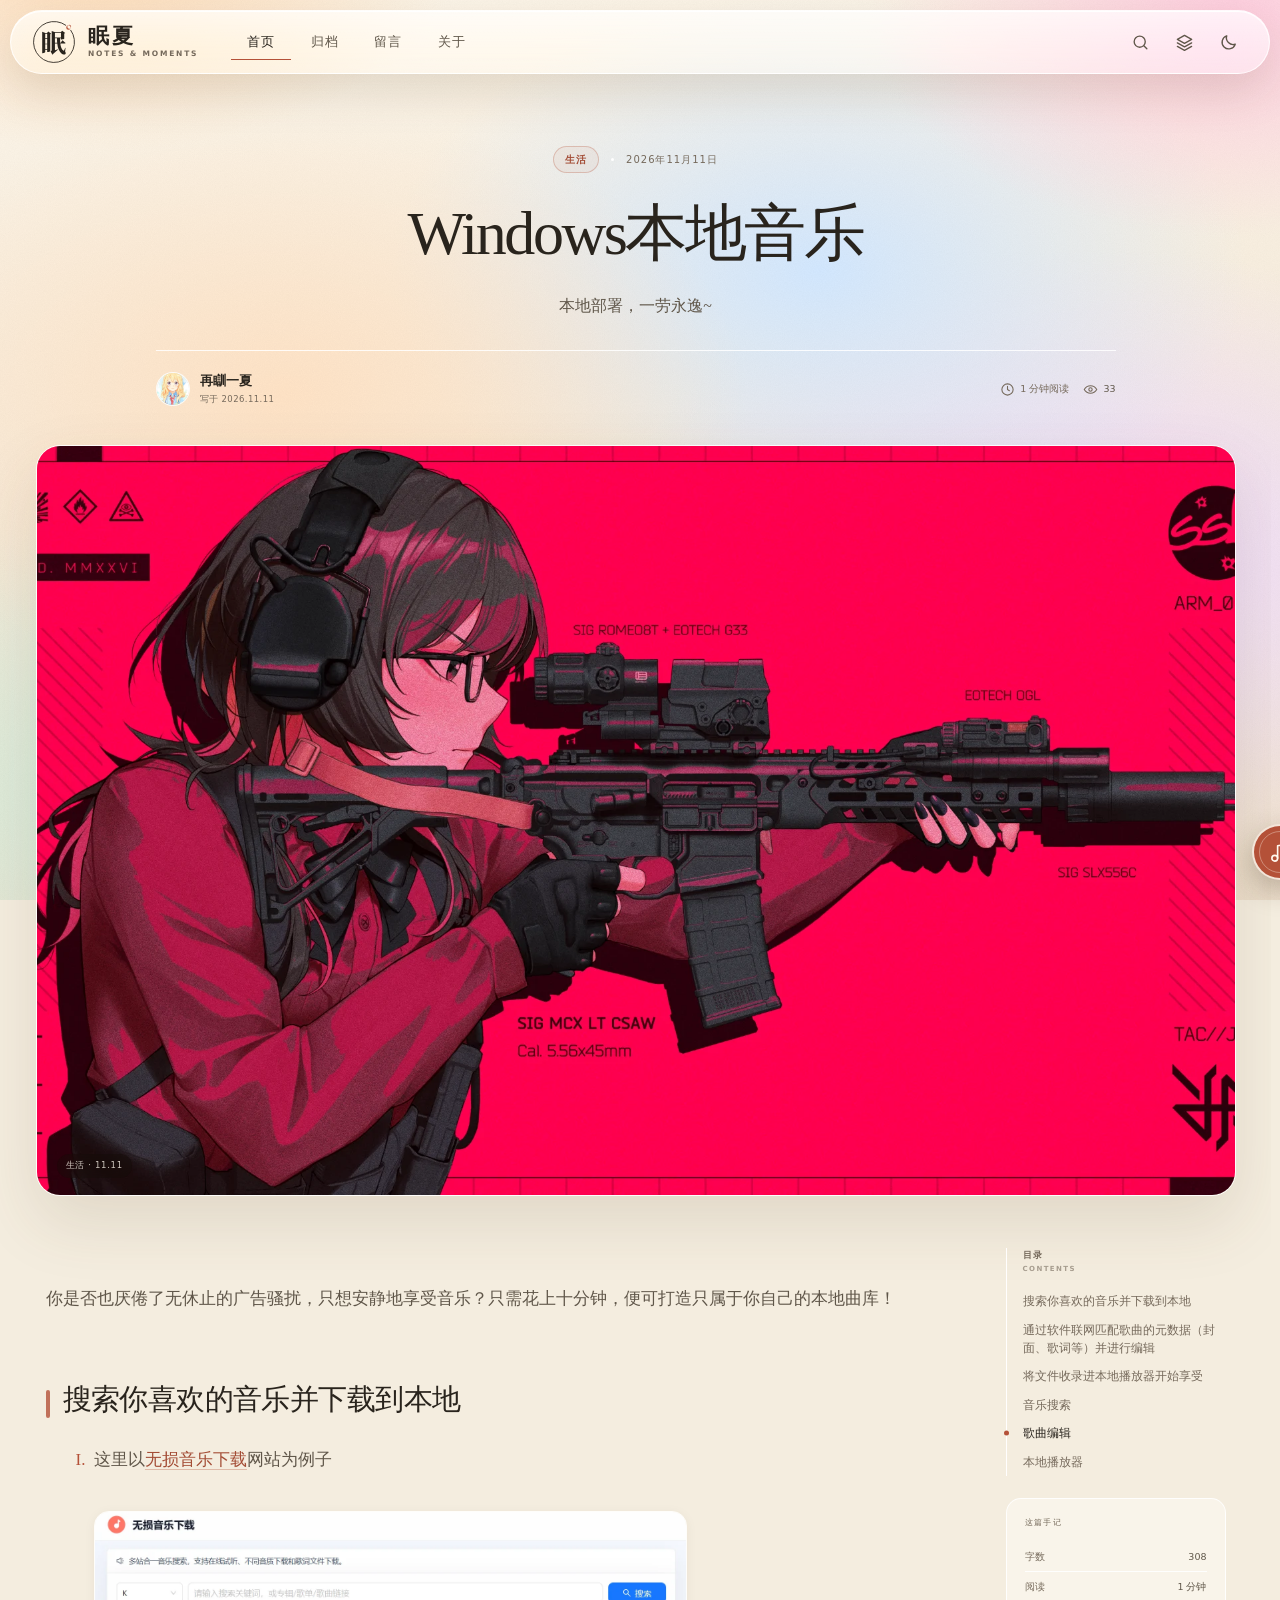
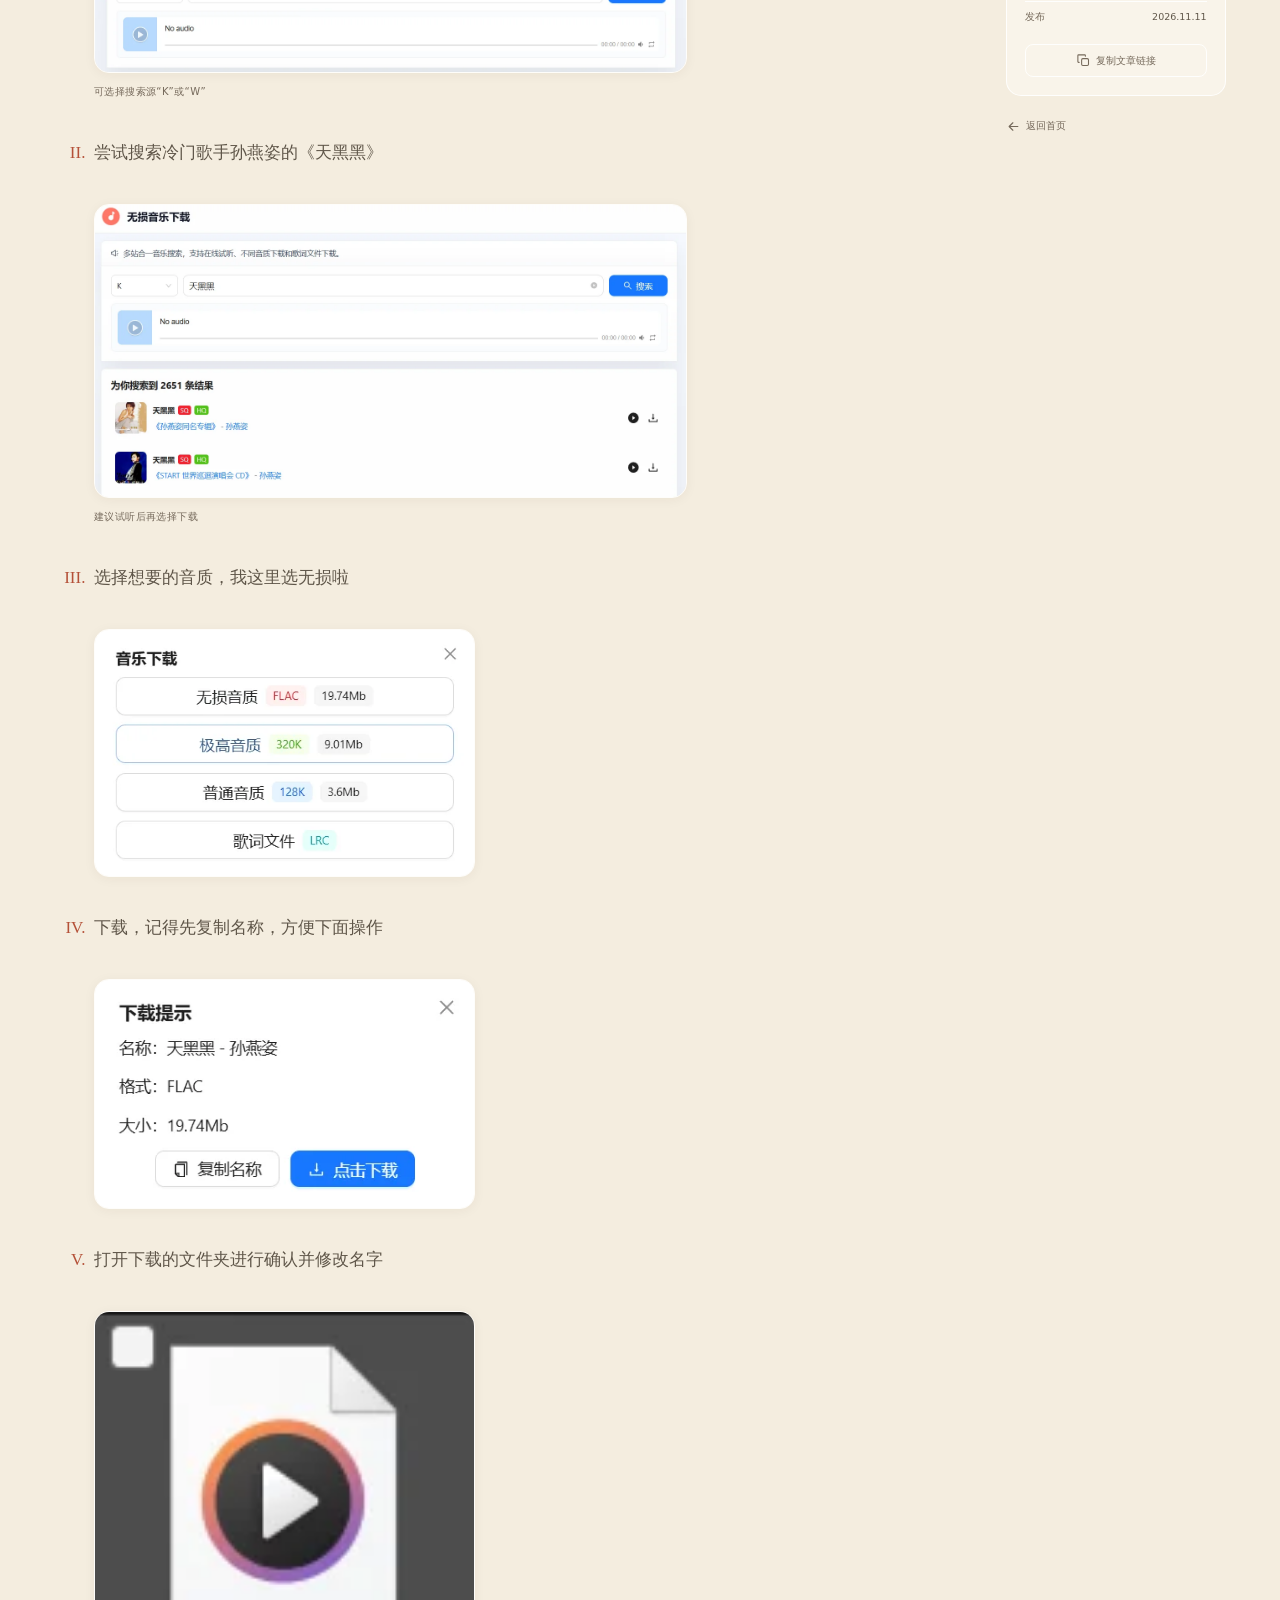
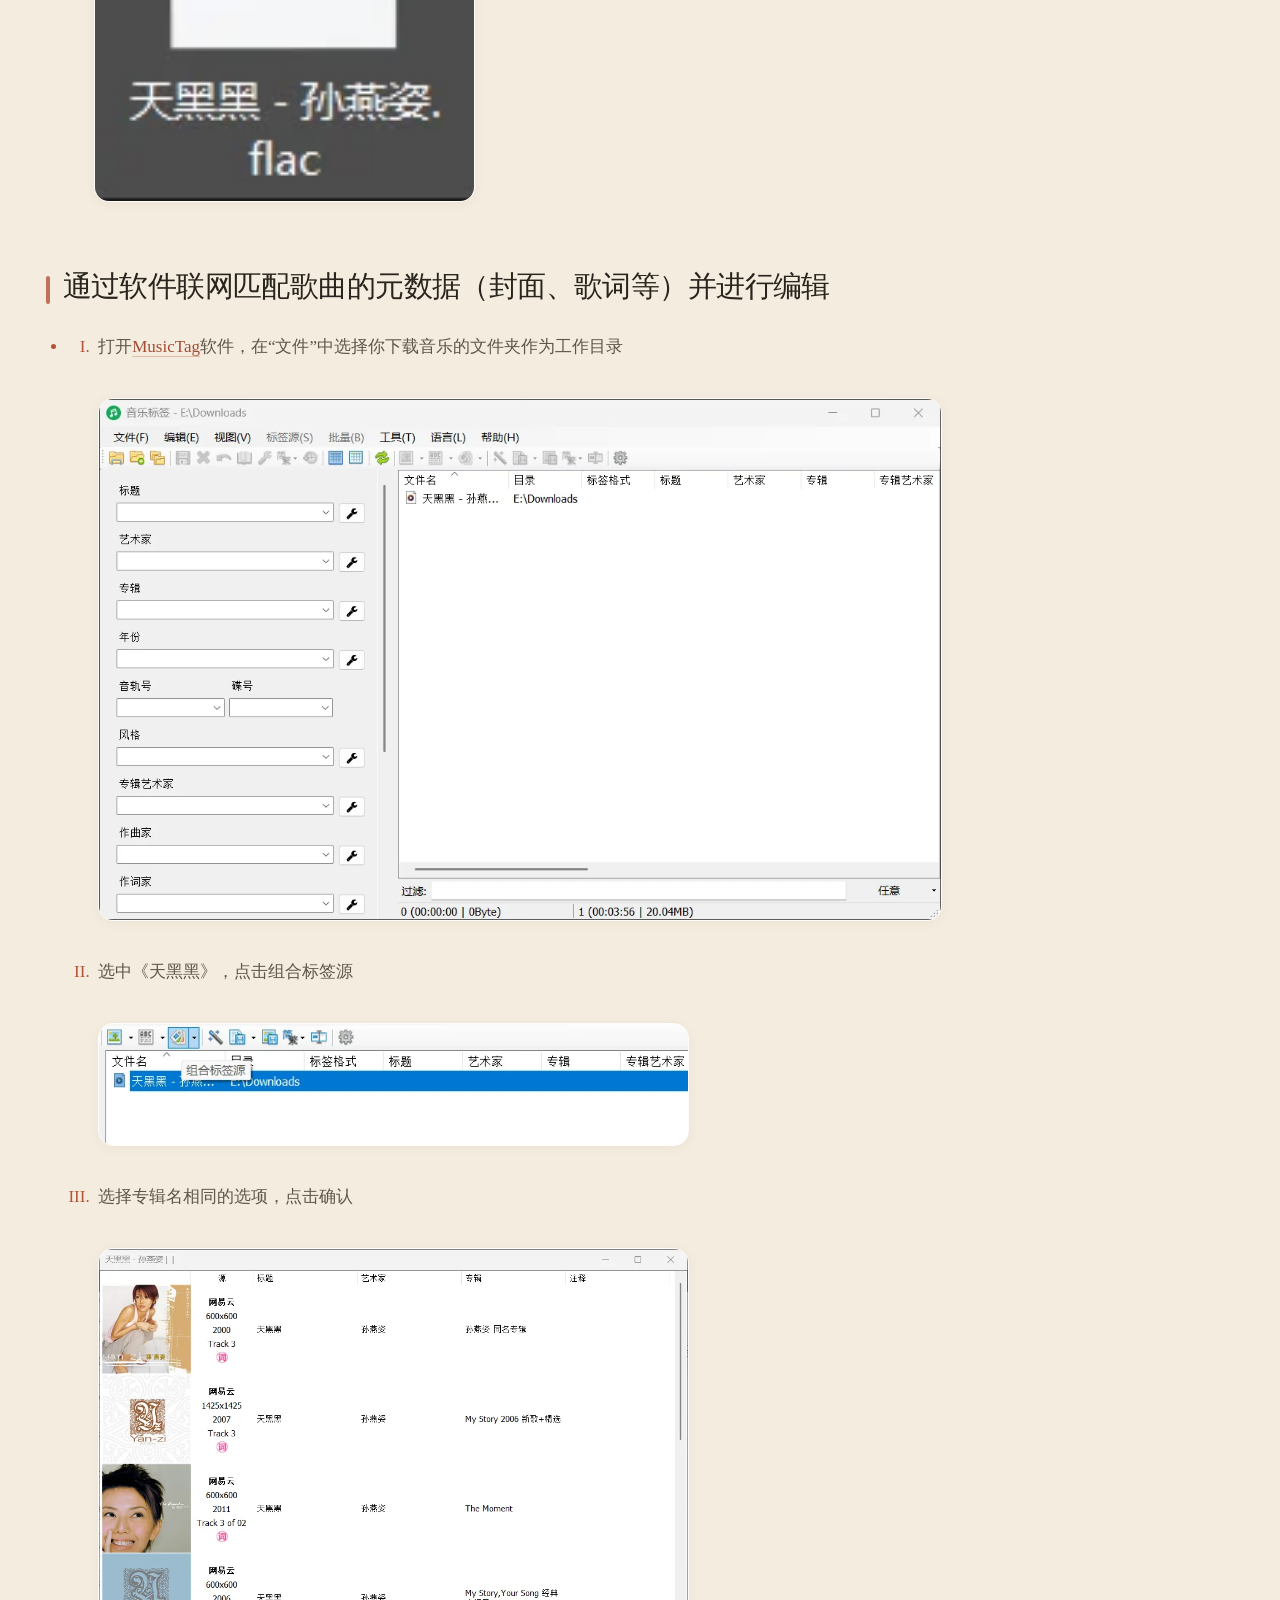
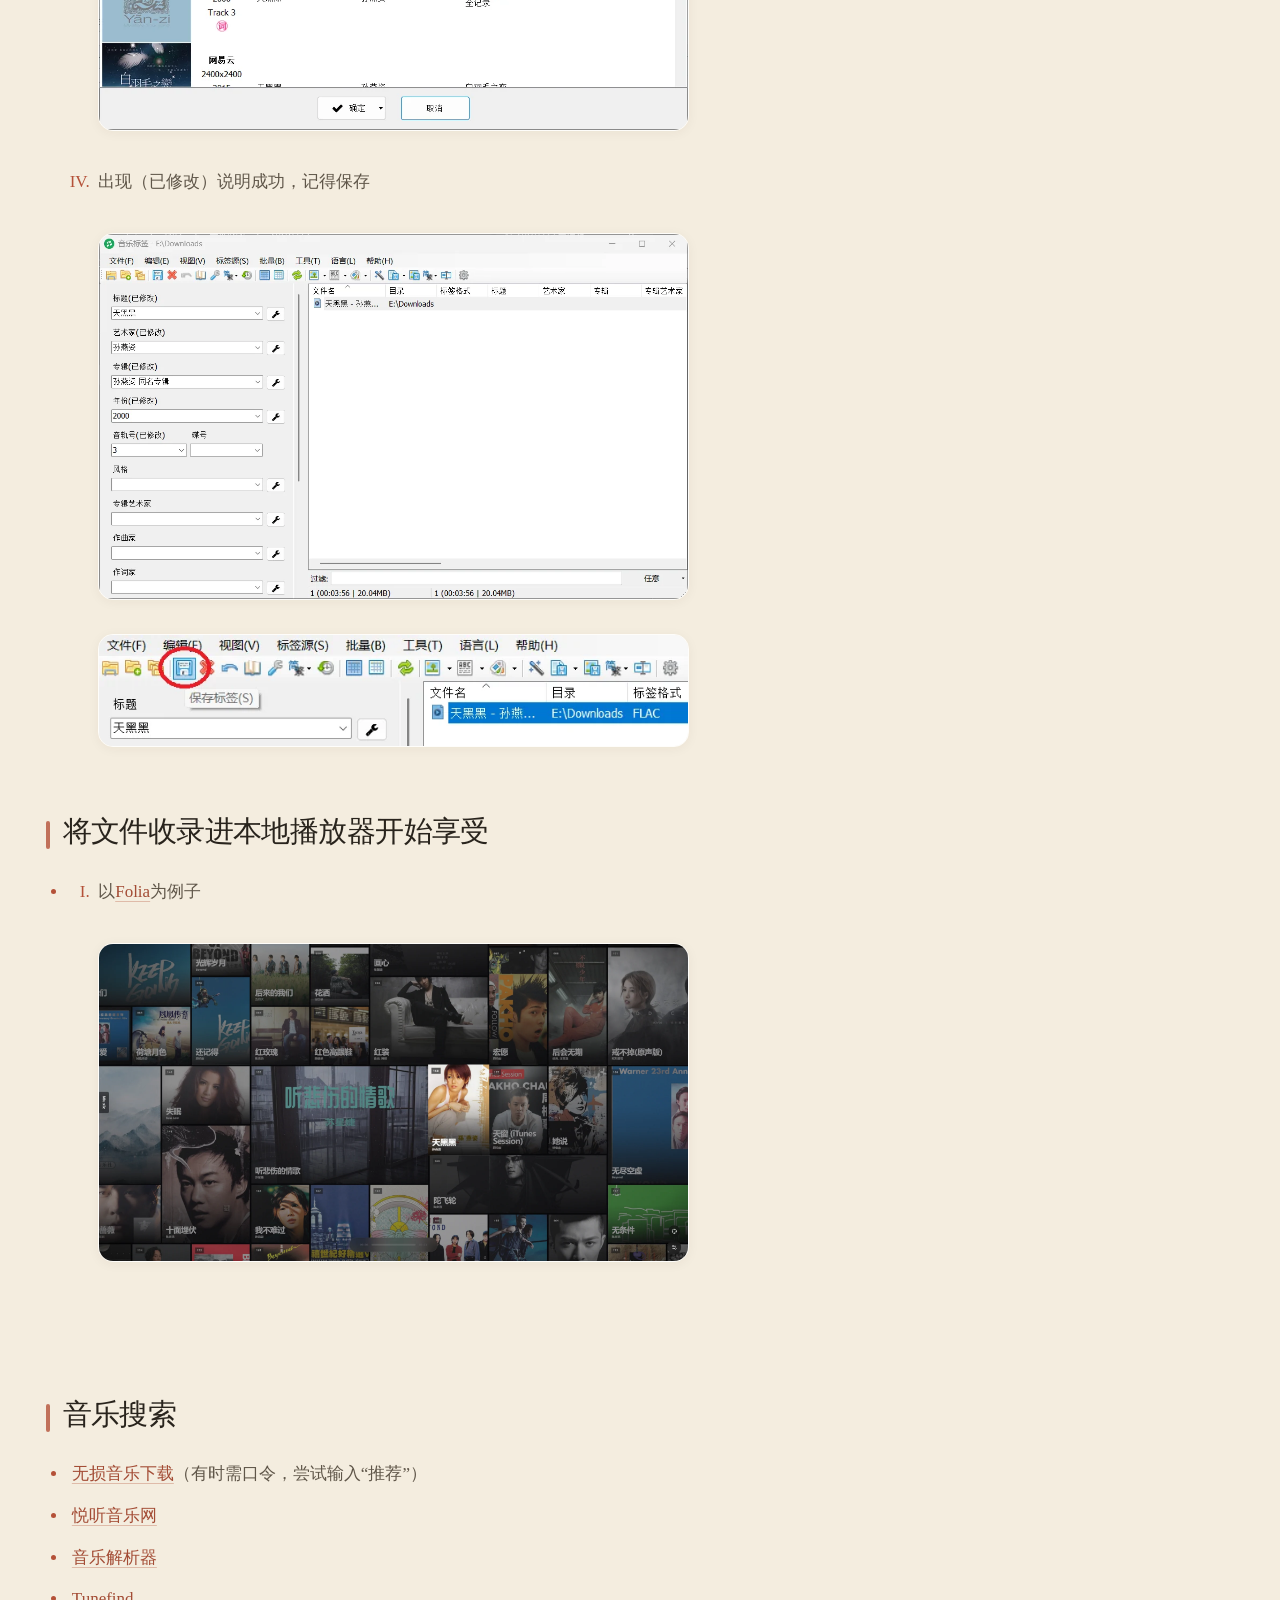
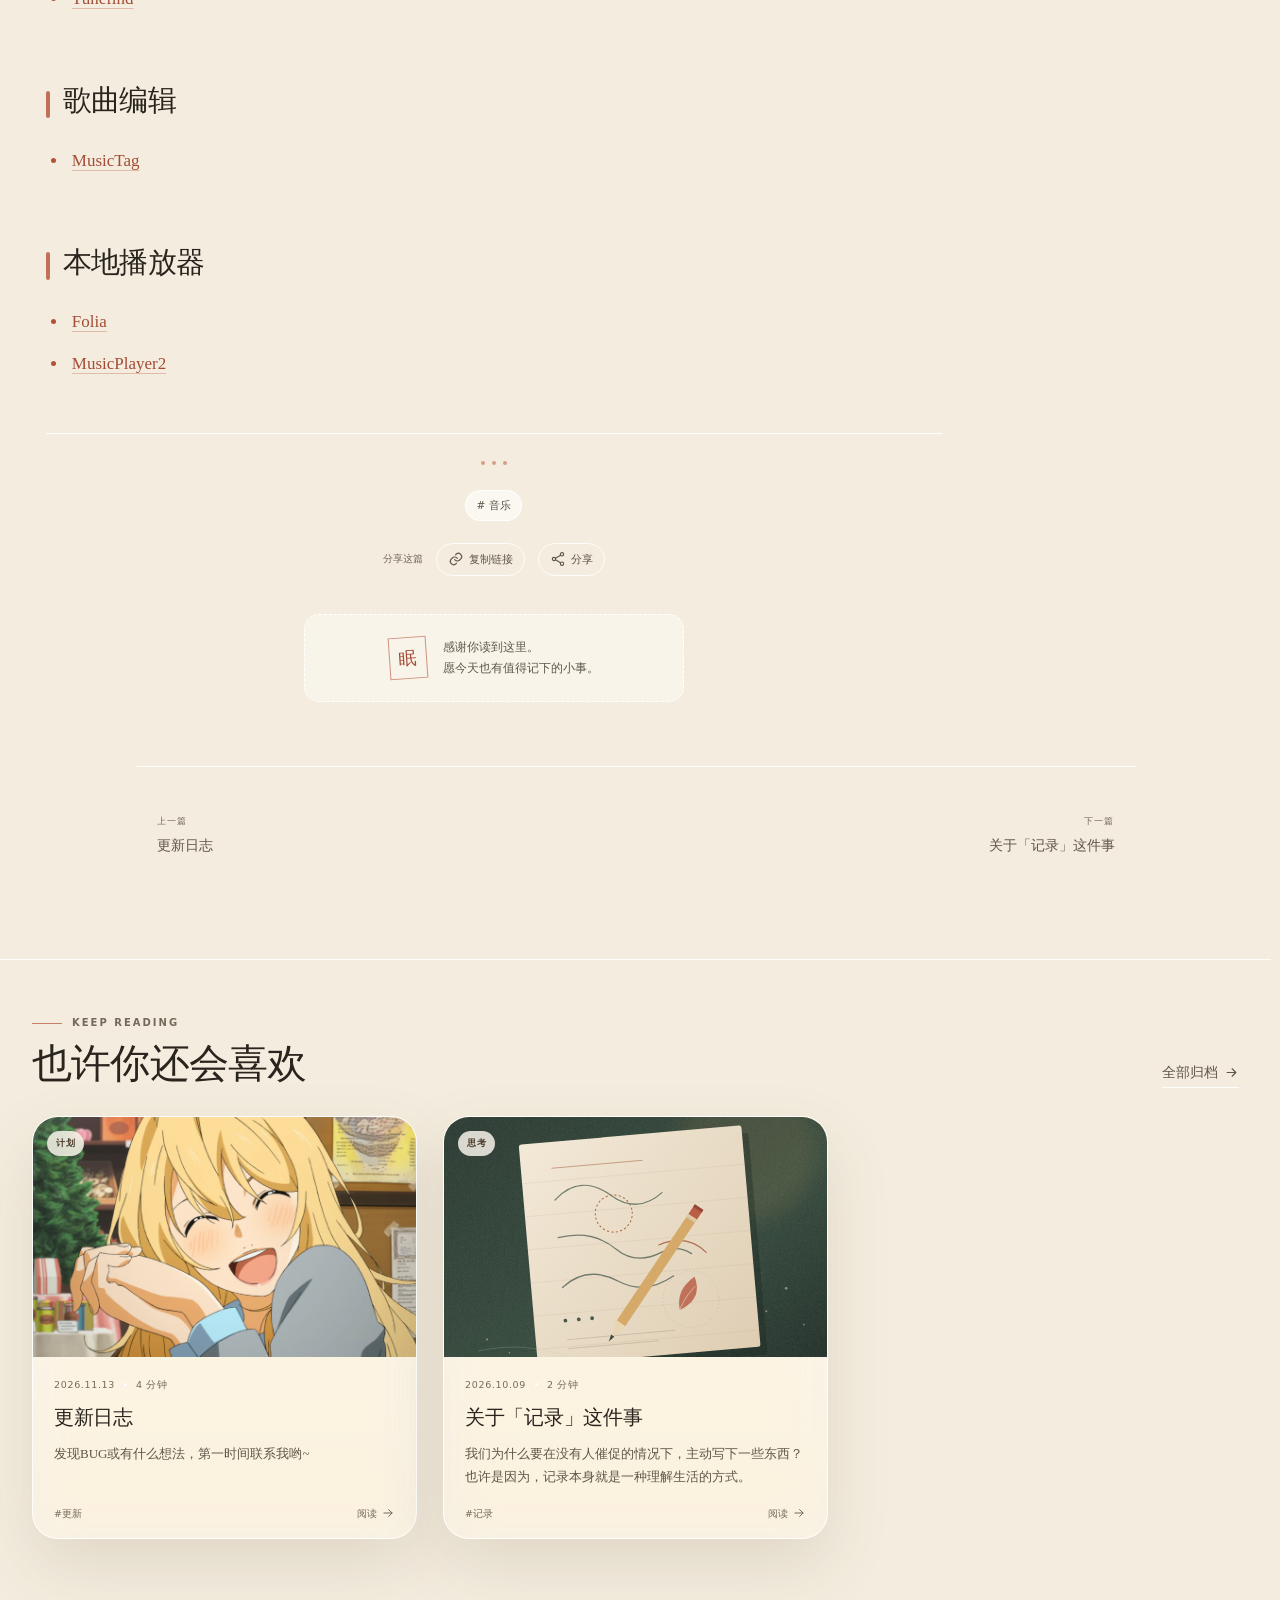
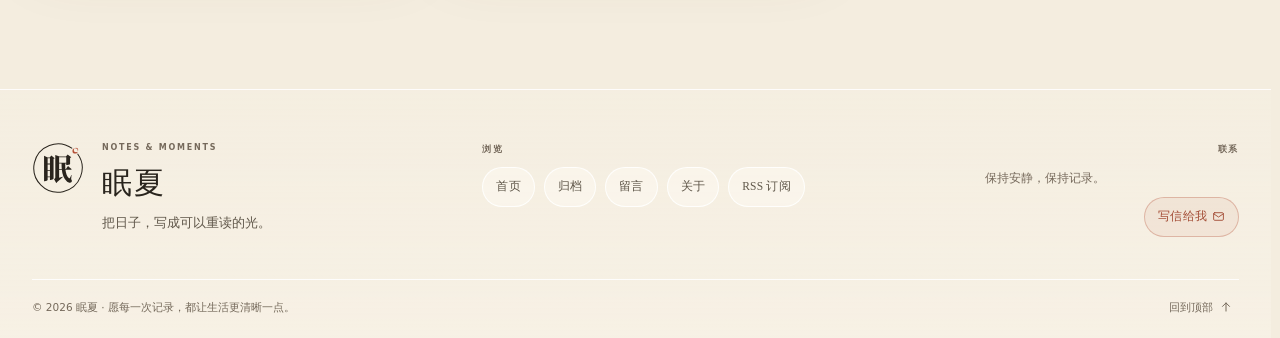
<file: site/post/mwbv6mlh83330c/index.html>
<!doctype html>
<html lang="zh-CN" data-theme="light" data-skin="glass" data-initial-skin="glass" data-initial-theme="light" data-font="serif" data-bg-type="preset" style="--accent:#b45138;--accent-rgb:180 81 56;--on-accent:#fff8ee;--page-width:1340px;--bg-overlay:0.5;--bg-blur:0px;--bg-position:center">
<head>
  <meta charset="utf-8">
  <meta name="viewport" content="width=device-width, initial-scale=1, viewport-fit=cover">
  <meta name="theme-color" content="#f4eddf">
  <meta name="description" content="十分钟打造个人本地曲库">
  <meta property="og:title" content="Windows本地音乐 · 眠夏">
  <meta property="og:description" content="十分钟打造个人本地曲库">
  <meta property="og:type" content="article">
  <meta property="og:site_name" content="眠夏">
  <meta property="og:url" content="https://jayan1120.github.io/mianxia/post/mwbv6mlh83330c/">
  <meta property="og:image" content="https://jayan1120.github.io/mianxia/uploads/mwbv4ga1-784524993b.webp">
  <meta property="article:published_time" content="2026-11-11T08:35:50.117Z"><meta property="article:modified_time" content="2026-11-13T14:17:35.069Z">
  <meta name="twitter:card" content="summary_large_image">
  <meta name="twitter:title" content="Windows本地音乐 · 眠夏">
  <meta name="twitter:description" content="十分钟打造个人本地曲库">
  <meta name="twitter:image" content="https://jayan1120.github.io/mianxia/uploads/mwbv4ga1-784524993b.webp">
  <link rel="canonical" href="https://jayan1120.github.io/mianxia/post/mwbv6mlh83330c/">
  <script id="post-jsonld" type="application/ld+json">{"@context":"https://schema.org","@type":"BlogPosting","headline":"Windows本地音乐","description":"十分钟打造个人本地曲库","datePublished":"2026-11-11T08:35:50.117Z","dateModified":"2026-11-13T14:17:35.069Z","author":{"@type":"Person","name":"再瞓一夏"},"image":"https://jayan1120.github.io/mianxia/uploads/mwbv4ga1-784524993b.webp","mainEntityOfPage":"https://jayan1120.github.io/mianxia/post/mwbv6mlh83330c/","publisher":{"@type":"Organization","name":"眠夏"}}</script>
  <title>Windows本地音乐 · 眠夏</title>
  <link rel="icon" href="../../assets/favicon.svg" type="image/svg+xml">
  <link rel="alternate icon" href="../../assets/favicon.ico" sizes="any">
  <link rel="apple-touch-icon" href="../../assets/apple-touch-icon.png">
  <link rel="manifest" href="../../manifest.webmanifest">
  <link rel="alternate" type="application/rss+xml" title="眠夏 RSS" href="../../feed.xml">
  <script type="application/json" id="mianxia-music-data">[{"id":"mwetwlb7ad2e09","title":"陪你度过漫长岁月","artist":"陈奕迅","url":"../../uploads/mwetwgtk-8cc80cd03c.mp3","createdAt":"2026-11-13T10:23:20.803Z"},{"id":"mwetww3595dfb3","title":"十面埋伏","artist":"陈奕迅","url":"../../uploads/mwetwp3i-408eb3d0b8.mp3","createdAt":"2026-11-13T10:23:34.769Z"},{"id":"mwetx39f62eaac","title":"为你我受冷风吹","artist":"林忆莲","url":"../../uploads/mwetwytx-3e15662191.mp3","createdAt":"2026-11-13T10:23:44.067Z"},{"id":"mwcf6uxk824e43","title":"我什么都没有","artist":"陈奕迅","url":"../../uploads/mwcf6nei-5e99178472.mp3","createdAt":"2026-11-11T17:55:53.240Z"},{"id":"mwetxcxz0dcd74","title":"真夜中のドアStay With Me (シングルver.)","artist":"松原みき","url":"../../uploads/mwetx7kk-840d7ea535.mp3","createdAt":"2026-11-13T10:23:56.615Z"},{"id":"mwetxjhoc70b61","title":"最好的我","artist":"房祖名&龚芝怡","url":"../../uploads/mwetxfeq-d14fbb2808.mp3","createdAt":"2026-11-13T10:24:05.100Z"},{"id":"mwce11cz0ec2d4","title":"最后派对","artist":"陈奕迅","url":"../../uploads/mwce0rnk-4d88642298.mp3","createdAt":"2026-11-11T17:23:22.019Z"},{"id":"mwetwckmd07c2a","title":"そばにいるね","artist":"青山テルマ&SoulJa","url":"../../uploads/mwetw78w-9f93033859.mp3","createdAt":"2026-11-13T10:23:09.478Z"}]</script>
  <script src="../../js/theme-init.js"></script>
  <link rel="stylesheet" href="../../css/styles.css">
  <script defer src="../../js/skins.js"></script>
  <script defer src="../../js/toc-bar.js"></script>
  <script defer src="../../js/static.js"></script>
  <script defer src="../../js/player.js"></script>
  <script defer src="../../js/ticker-sync.js"></script>
  <script defer src="../../js/contact.js"></script>
  <script defer src="../../js/reading.js"></script>
  <noscript><style>.reveal{opacity:1;transform:none}</style></noscript>
</head>
<body data-root="../../" data-page="post" class="">
  <a class="skip-link" href="#main">跳到正文</a>
  <div id="site-bg" aria-hidden="true">
    <div class="bg-base"></div>
    <div class="bg-art bg-preset-ricepaper"></div>
    <div class="bg-veil"></div>
    <div class="bg-grain"></div>
  </div>
  <header class="site-header" id="site-header">
    <div class="header-inner">
      <a class="brand" href="../../" aria-label="眠夏首页">
        <span class="brand-seal"><img class="brand-logo logo-ink" src="../../assets/logo-seal.svg" alt=""><img class="brand-logo logo-paper" src="../../assets/logo-seal-paper.svg" alt=""></span>
        <span class="brand-name">眠夏<small>NOTES &amp; MOMENTS</small></span>
      </a>
      <button type="button" class="icon-button mobile-menu-trigger" data-static-menu aria-label="打开菜单"><svg class="icon" width="21" height="21" viewBox="0 0 24 24" fill="none" stroke="currentColor" stroke-width="1.7" stroke-linecap="round" stroke-linejoin="round" aria-hidden="true"><path d="M4 7h16M4 12h16M4 17h10"/></svg></button>
      <nav class="main-nav" aria-label="主导航"><a href="../.././" class="nav-link is-active" aria-current="page">首页</a><a href="../../archive/" class="nav-link " >归档</a><a href="../../guestbook/" class="nav-link " >留言</a><a href="../../about/" class="nav-link " >关于</a></nav>
      <div class="header-actions">
        <button type="button" class="icon-button" data-static-search aria-label="搜索笔记" title="搜索（Ctrl K）"><svg class="icon" width="19" height="19" viewBox="0 0 24 24" fill="none" stroke="currentColor" stroke-width="1.7" stroke-linecap="round" stroke-linejoin="round" aria-hidden="true"><circle cx="11" cy="11" r="7"/><path d="m20 20-3.5-3.5"/></svg></button>
        <button type="button" class="icon-button skin-toggle" data-static-skin aria-label="切换主题" aria-expanded="false" aria-controls="skin-popover" title="切换主题"><svg class="icon" width="19" height="19" viewBox="0 0 24 24" fill="none" stroke="currentColor" stroke-width="1.7" stroke-linecap="round" stroke-linejoin="round" aria-hidden="true"><path d="m12 3 9 5-9 5-9-5 9-5Z"/><path d="m3 12.5 9 5 9-5"/><path d="m3 17 9 5 9-5"/></svg></button>
        <div class="skin-popover" id="skin-popover" hidden>
          <div class="skin-popover-head"><strong>主题</strong><small>只影响这个浏览器</small></div>
          <div class="skin-grid"></div>
        </div>
        <button type="button" class="icon-button theme-toggle" data-static-theme aria-label="切换深浅色" title="切换深浅色">
          <span class="theme-icon theme-icon-sun"><svg class="icon" width="19" height="19" viewBox="0 0 24 24" fill="none" stroke="currentColor" stroke-width="1.7" stroke-linecap="round" stroke-linejoin="round" aria-hidden="true"><circle cx="12" cy="12" r="4"/><path d="M12 2v2M12 20v2M4.93 4.93l1.42 1.42M17.66 17.66l1.41 1.41M2 12h2M20 12h2M4.93 19.07l1.42-1.42M17.66 6.34l1.41-1.41"/></svg></span>
          <span class="theme-icon theme-icon-moon"><svg class="icon" width="19" height="19" viewBox="0 0 24 24" fill="none" stroke="currentColor" stroke-width="1.7" stroke-linecap="round" stroke-linejoin="round" aria-hidden="true"><path d="M20.5 14.2A8.5 8.5 0 0 1 9.8 3.5 8.5 8.5 0 1 0 20.5 14.2Z"/></svg></span>
        </button>
      </div>
    </div>
  </header>
  <main id="main" tabindex="-1"><div class="reading-progress" aria-hidden="true"><span></span></div>
  <nav class="toc-sticky" data-toc-sticky aria-label="文章目录">
  <button type="button" class="toc-sticky-bar" data-toc-toggle aria-expanded="false" aria-controls="toc-sticky-panel">
    <span class="toc-sticky-icon" aria-hidden="true"><svg width="16" height="16" viewBox="0 0 24 24" fill="none" stroke="currentColor" stroke-width="1.8" stroke-linecap="round"><path d="M4 7h16M4 12h11M4 17h15"/></svg></span>
    <span class="toc-sticky-label">目录</span>
    <span class="toc-sticky-sep" aria-hidden="true"></span>
    <span class="toc-sticky-now" data-toc-now>本文 6 节</span>
    <span class="toc-sticky-count" data-toc-count></span>
    <span class="toc-sticky-chev" aria-hidden="true"><svg class="icon" width="13" height="13" viewBox="0 0 24 24" fill="none" stroke="currentColor" stroke-width="1.7" stroke-linecap="round" stroke-linejoin="round" aria-hidden="true"><path d="m6 9 6 6 6-6"/></svg></span>
  </button>
  <div class="toc-sticky-panel" id="toc-sticky-panel" data-toc-panel>
    <ul class="toc-sticky-list">
      <li><a class="toc-sticky-link toc-h2" href="#section-1" data-toc-sticky-link="section-1"><i aria-hidden="true"></i>搜索你喜欢的音乐并下载到本地</a></li><li><a class="toc-sticky-link toc-h2" href="#section-2" data-toc-sticky-link="section-2"><i aria-hidden="true"></i>通过软件联网匹配歌曲的元数据（封面、歌词等）并进行编辑</a></li><li><a class="toc-sticky-link toc-h2" href="#section-3" data-toc-sticky-link="section-3"><i aria-hidden="true"></i>将文件收录进本地播放器开始享受</a></li><li><a class="toc-sticky-link toc-h2" href="#section-4" data-toc-sticky-link="section-4"><i aria-hidden="true"></i>音乐搜索</a></li><li><a class="toc-sticky-link toc-h2" href="#section-5" data-toc-sticky-link="section-5"><i aria-hidden="true"></i>歌曲编辑</a></li><li><a class="toc-sticky-link toc-h2" href="#section-6" data-toc-sticky-link="section-6"><i aria-hidden="true"></i>本地播放器</a></li>
    </ul>
  </div>
</nav>
  <div class="page page-post">
    <article class="article">
      <header class="article-head">
        <div class="article-kicker reveal"><span class="article-category">生活</span><i></i><time>2026年11月11日</time></div>
        <h1 class="reveal">Windows本地音乐</h1>
        <p class="article-subtitle reveal">本地部署，一劳永逸~</p>
        <div class="article-meta reveal">
          <div class="article-author"><span class="avatar avatar-sm"><img src="../../uploads/mw92c113-13334f7eb9.webp" alt="再瞓一夏的头像" loading="lazy"></span><span><b>再瞓一夏</b><small>写于 2026.11.11</small></span></div>
          <div class="article-meta-right"><span><svg class="icon" width="15" height="15" viewBox="0 0 24 24" fill="none" stroke="currentColor" stroke-width="1.7" stroke-linecap="round" stroke-linejoin="round" aria-hidden="true"><circle cx="12" cy="12" r="9"/><path d="M12 7v5l3 2"/></svg> 1 分钟阅读</span><span><svg class="icon" width="15" height="15" viewBox="0 0 24 24" fill="none" stroke="currentColor" stroke-width="1.7" stroke-linecap="round" stroke-linejoin="round" aria-hidden="true"><path d="M2 12s3.5-6 10-6 10 6 10 6-3.5 6-10 6S2 12 2 12Z"/><circle cx="12" cy="12" r="2.7"/></svg> <b>33</b></span></div>
        </div>
      </header>
      <div class="article-cover reveal"><div class="cover article-cover-img"><img src="../../uploads/mwbv4ga1-784524993b.webp" alt="Windows本地音乐" loading="lazy" decoding="async"></div><span class="cover-caption">生活 · 11.11</span></div>
      <div class="article-layout">
        <div class="article-main">
          <div class="article-body reveal" id="article-body" style="--article-line-height:2;--article-paragraph-gap:1.25em"><p></p><figure style="text-align: left;">你是否也厌倦了无休止的广告骚扰，只想安静地享受音乐？只需花上十分钟，便可打造只属于你自己的本地曲库！</figure><p></p><p></p><h2 id="section-1"><span style="letter-spacing: -0.02em;">搜索你喜欢的音乐并下载到本地</span></h2><ol data-list-style="decimal"><ol data-list-style="upper-roman"><li>这里以<a href="https://flac.music.hi.cn/" target="_blank" rel="noopener noreferrer">无损音乐下载</a>网站为例子<figure class="size-m align-left"><img src="../../uploads/mwf0vq1l-93d7aaa764.webp" alt="chrome_buapwjCCjX" loading="lazy"><figcaption>可选择搜索源“K”或“W”</figcaption></figure></li><li><figure class="size-m align-left">尝试搜索冷门歌手孙燕姿的《天黑黑》</figure><figure class="size-m align-left"><img src="../../uploads/mwf0ykt8-33d66f8442.webp" alt="chrome_WwY6HMfdF7" loading="lazy"><figcaption>建议试听后再选择下载</figcaption></figure></li><li><figure class="size-m align-left">选择想要的音质，我这里选无损啦</figure><figure class="size-s align-left"><img src="../../uploads/mwf16896-590cf1b09d.webp" alt="mwf15vye-a5244766de" loading="lazy"></figure></li><li><figure class="size-s align-left">下载，记得先复制名称，方便下面操作</figure><figure class="size-s align-left"><img src="../../uploads/mwf1927l-dedaab2669.webp" alt="chrome_qFzXL4ShlL" loading="lazy"></figure></li><li><figure class="size-s align-left">打开下载的文件夹进行确认并修改名字</figure><figure class="size-s align-left"><img src="../../uploads/mwf1e21l-5d0d3b1d5d.webp" alt="explorer_yh98pV41DH" loading="lazy"></figure></li></ol></ol><ol data-list-style="decimal"><p></p></ol><h2 id="section-2"><span style="letter-spacing: -0.02em;">通过软件联网匹配歌曲的元数据（封面、歌词等）并进行编辑</span></h2><ul><li><ol data-list-style="upper-roman"><li>打开<a href="https://www.cnblogs.com/vinlxc/p/11347744.html" target="_blank" rel="noopener noreferrer">Mus</a><a href="https://www.cnblogs.com/vinlxc/p/11347744.html" target="_blank" rel="noopener noreferrer"></a><p style="display: inline !important;"><a href="https://www.cnblogs.com/vinlxc/p/11347744.html" target="_blank" rel="noopener noreferrer"></a><a href="https://www.cnblogs.com/vinlxc/p/11347744.html" target="_blank" rel="noopener noreferrer">icTag</a>软件，在“文件”中选择你下载音乐的文件夹作为工作目录</p><figure class="size-full align-left"><img src="../../uploads/mwf1ijtb-b0a81fdf96.webp" alt="mwf1ifep-6b21477f71" loading="lazy"></figure></li><li><figure class="size-full align-left">选中《天黑黑》，点击组合标签源</figure><figure class="size-m align-left"><img src="../../uploads/mwf1n5nk-c932e036ed.webp" alt="H5Ee5Kw08V" loading="lazy"></figure></li><li><figure class="size-full align-left">选择专辑名相同的选项，点击确认</figure><figure class="align-left size-m"><img src="../../uploads/mwf1ps2f-e2e1f6b216.webp" alt="MusicTag_UHKN8sP7T2" loading="lazy"></figure></li><li><figure class="align-left size-m">出现（已修改）说明成功，记得保存</figure><figure class="size-m align-left"><img src="../../uploads/mwf1sqkb-2e36da3df8.webp" alt="MusicTag_FA9VlhrBuv" loading="lazy"><figure class="align-left size-s"><img src="../../uploads/mwf1v769-864ec615c5.webp" alt="oeqOHdsCXl" loading="lazy"></figure></figure></li></ol></li></ul><h2 id="section-3"><span style="letter-spacing: -0.02em;">将文件收录进本地播放器开始享受</span></h2><ul><li><ol data-list-style="upper-roman"><li>以<a href="https://github.com/chthollyphile/folia-major" target="_blank" rel="noopener noreferrer">Folia</a>为例子<figure class="size-m align-left"><img src="../../uploads/mwf1zd2k-926c19704f.webp" alt="Folia_0jdAhbTas3" loading="lazy"></figure><p><br></p></li></ol></li></ul><p></p><h2 id="section-4">音乐搜索</h2><ul><li><a href="https://flac.music.hi.cn/" target="_blank" rel="noopener noreferrer" style="font-size: 16.5px;">无损音乐下载</a>（有时需口令，尝试输入“推荐”）</li><li><a href="https://www.yueting.net/" target="_blank" rel="noopener noreferrer">悦听音乐网</a></li><li><a href="https://musicjx.com/" target="_blank" rel="noopener noreferrer">音乐解析器</a></li><li><a href="https://www.tunefind.com/" target="_blank" rel="noopener noreferrer">Tunefind</a></li></ul><div><h2 id="section-5">歌曲编辑</h2><div><ul><li><a href="https://www.cnblogs.com/vinlxc/p/11347744.html" target="_blank" rel="noopener noreferrer">MusicTag</a></li></ul></div></div><div><h2 id="section-6">本地播放器</h2><ul><li><a href="https://github.com/chthollyphile/folia-major" target="_blank" rel="noopener noreferrer">Folia</a></li><li><div><a href="https://github.com/zhongyang219/MusicPlayer2" target="_blank" rel="noopener noreferrer">MusicPlayer2</a></div></li></ul><div></div></div></div>
          <div class="article-end reveal">
            <span class="end-dots"><i></i><i></i><i></i></span>
            <div class="article-tags"><span class="tag-pill"># 音乐</span></div>
            <div class="article-share"><span>分享这篇</span><button type="button" class="share-button" data-static-copy><svg class="icon" width="16" height="16" viewBox="0 0 24 24" fill="none" stroke="currentColor" stroke-width="1.7" stroke-linecap="round" stroke-linejoin="round" aria-hidden="true"><path d="M10 13a5 5 0 0 0 7.5.5l2-2a5 5 0 0 0-7-7l-1.2 1.2"/><path d="M14 11a5 5 0 0 0-7.5-.5l-2 2a5 5 0 0 0 7 7l1.2-1.2"/></svg> 复制链接</button><button type="button" class="share-button" data-static-share><svg class="icon" width="16" height="16" viewBox="0 0 24 24" fill="none" stroke="currentColor" stroke-width="1.7" stroke-linecap="round" stroke-linejoin="round" aria-hidden="true"><circle cx="18" cy="5" r="2.5"/><circle cx="6" cy="12" r="2.5"/><circle cx="18" cy="19" r="2.5"/><path d="m8.2 10.8 7.6-4.4M8.2 13.2l7.6 4.4"/></svg> 分享</button></div>
          </div>
          <div class="article-signoff reveal"><span class="signoff-seal">眠</span><p>感谢你读到这里。<br>愿今天也有值得记下的小事。</p></div>
        </div>
        <aside class="article-aside"><nav class="toc" aria-label="文章目录"><div class="toc-title">目录 <span>CONTENTS</span></div><a href="#section-1" class="toc-link toc-h2" data-toc-link="section-1">搜索你喜欢的音乐并下载到本地</a><a href="#section-2" class="toc-link toc-h2" data-toc-link="section-2">通过软件联网匹配歌曲的元数据（封面、歌词等）并进行编辑</a><a href="#section-3" class="toc-link toc-h2" data-toc-link="section-3">将文件收录进本地播放器开始享受</a><a href="#section-4" class="toc-link toc-h2" data-toc-link="section-4">音乐搜索</a><a href="#section-5" class="toc-link toc-h2" data-toc-link="section-5">歌曲编辑</a><a href="#section-6" class="toc-link toc-h2" data-toc-link="section-6">本地播放器</a></nav><div class="aside-card"><span class="aside-label">这篇手记</span><div class="aside-facts"><div><span>字数</span><b>308</b></div><div><span>阅读</span><b>1 分钟</b></div><div><span>发布</span><b>2026.11.11</b></div></div><button type="button" class="aside-share" data-static-copy><svg class="icon" width="15" height="15" viewBox="0 0 24 24" fill="none" stroke="currentColor" stroke-width="1.7" stroke-linecap="round" stroke-linejoin="round" aria-hidden="true"><rect x="9" y="9" width="11" height="11" rx="2"/><path d="M5 15H4a1 1 0 0 1-1-1V4a1 1 0 0 1 1-1h10a1 1 0 0 1 1 1v1"/></svg> 复制文章链接</button></div><a class="aside-back" href="../../"><svg class="icon" width="15" height="15" viewBox="0 0 24 24" fill="none" stroke="currentColor" stroke-width="1.7" stroke-linecap="round" stroke-linejoin="round" aria-hidden="true"><path d="M19 12H5M11 18l-6-6 6-6"/></svg> 返回首页</a></aside>
      </div>
      <nav class="post-pager" aria-label="上一篇与下一篇">
        <a class="pager-item pager-prev" href="../../post/mwevzrmd219433/"><span>上一篇</span><strong>更新日志</strong></a>
        <a class="pager-item pager-next" href="../../post/why-we-write/"><span>下一篇</span><strong>关于「记录」这件事</strong></a>
      </nav>
    </article>
    <section class="related-section"><div class="container"><div class="section-head"><div><div class="eyebrow"><span class="eyebrow-line"></span>KEEP READING</div><h2>也许你还会喜欢</h2></div><a class="text-link" href="../../archive/">全部归档 <svg class="icon" width="15" height="15" viewBox="0 0 24 24" fill="none" stroke="currentColor" stroke-width="1.7" stroke-linecap="round" stroke-linejoin="round" aria-hidden="true"><path d="M5 12h14M13 6l6 6-6 6"/></svg></a></div><div class="post-grid related-grid"><a class="post-card reveal" href="../../post/mwevzrmd219433/" data-static-post data-category="计划" data-date="1794574341890" data-views="50" style="--reveal-delay:0ms">
    <div class="post-card-cover">
      <div class="cover post-card-cover-img"><img src="../../uploads/mwf00zkg-ef414acf5d.webp" alt="更新日志" loading="lazy" decoding="async"></div>
      <span class="post-card-category">计划</span>
    </div>
    <div class="post-card-body">
      <div class="post-meta"><time>2026.11.13</time><span class="meta-dot"></span><span>4 分钟</span></div>
      <h3>更新日志</h3>
      <p>发现BUG或有什么想法，第一时间联系我哟~</p>
      <div class="post-card-footer">
        <div class="tag-row"><span>#更新</span></div>
        <span class="card-read">阅读 <svg class="icon" width="14" height="14" viewBox="0 0 24 24" fill="none" stroke="currentColor" stroke-width="1.7" stroke-linecap="round" stroke-linejoin="round" aria-hidden="true"><path d="M5 12h14M13 6l6 6-6 6"/></svg></span>
      </div>
    </div>
  </a><a class="post-card reveal" href="../../post/why-we-write/" data-static-post data-category="思考" data-date="1791558900000" data-views="418" style="--reveal-delay:60ms">
    <div class="post-card-cover">
      <div class="cover post-card-cover-img"><img src="../../assets/covers/think.svg" alt="关于「记录」这件事" loading="lazy" decoding="async"></div>
      <span class="post-card-category">思考</span>
    </div>
    <div class="post-card-body">
      <div class="post-meta"><time>2026.10.09</time><span class="meta-dot"></span><span>2 分钟</span></div>
      <h3>关于「记录」这件事</h3>
      <p>我们为什么要在没有人催促的情况下，主动写下一些东西？也许是因为，记录本身就是一种理解生活的方式。</p>
      <div class="post-card-footer">
        <div class="tag-row"><span>#记录</span></div>
        <span class="card-read">阅读 <svg class="icon" width="14" height="14" viewBox="0 0 24 24" fill="none" stroke="currentColor" stroke-width="1.7" stroke-linecap="round" stroke-linejoin="round" aria-hidden="true"><path d="M5 12h14M13 6l6 6-6 6"/></svg></span>
      </div>
    </div>
  </a></div></div></section>
  </div></main>
  <footer class="site-footer">
    <div class="footer-inner">
      <div class="footer-lead">
        <span class="footer-seal"><img class="footer-logo logo-ink" src="../../assets/logo-seal.svg" alt=""><img class="footer-logo logo-paper" src="../../assets/logo-seal-paper.svg" alt=""></span>
        <div>
          <p class="footer-eyebrow">NOTES &amp; MOMENTS</p>
          <h2>眠夏</h2>
          <p class="footer-tagline">把日子，写成可以重读的光。</p>
        </div>
      </div>
      <div class="footer-groups">
      <div class="footer-column footer-nav">
        <h3>浏览</h3>
        <a href="../../">首页</a>
        <a href="../../archive/">归档</a>
        <a href="../../guestbook/">留言</a>
        <a href="../../about/">关于</a>
        <a href="../../feed.xml" target="_blank" rel="noopener noreferrer">RSS 订阅</a>
      </div>
      <div class="footer-column footer-contact">
        <h3>联系</h3>
        <span class="footer-muted">保持安静，保持记录。</span>
        <a href="../../about/#contact">写信给我<svg class="icon" width="13" height="13" viewBox="0 0 24 24" fill="none" stroke="currentColor" stroke-width="1.7" stroke-linecap="round" stroke-linejoin="round" aria-hidden="true"><rect x="3" y="5" width="18" height="14" rx="2"/><path d="m3 7 9 6 9-6"/></svg></a>
      </div>
      </div>
    </div>
    <div class="footer-bottom">
      <span>© 2026 眠夏 · 愿每一次记录，都让生活更清晰一点。</span>
      <button type="button" class="back-top" data-static-backtop>回到顶部 <svg class="icon" width="14" height="14" viewBox="0 0 24 24" fill="none" stroke="currentColor" stroke-width="1.7" stroke-linecap="round" stroke-linejoin="round" aria-hidden="true"><path d="M12 19V5M6 11l6-6 6 6"/></svg></button>
    </div>
  </footer>
  
  <div class="modal-overlay" id="static-search" aria-hidden="true">
    <div class="modal search-dialog" role="dialog" aria-modal="true" aria-label="搜索笔记">
      <div class="modal-body">
        <div class="search-shell">
          <div class="search-top">
            <span class="search-mark"><svg class="icon" width="22" height="22" viewBox="0 0 24 24" fill="none" stroke="currentColor" stroke-width="1.7" stroke-linecap="round" stroke-linejoin="round" aria-hidden="true"><circle cx="11" cy="11" r="7"/><path d="m20 20-3.5-3.5"/></svg></span>
            <input type="search" class="search-input" id="static-search-input" placeholder="搜索标题、标签或正文…" autocomplete="off" aria-label="搜索笔记">
            <button type="button" class="search-close" data-static-close="search" aria-label="关闭搜索"><svg class="icon" width="18" height="18" viewBox="0 0 24 24" fill="none" stroke="currentColor" stroke-width="1.7" stroke-linecap="round" stroke-linejoin="round" aria-hidden="true"><path d="m6 6 12 12M18 6 6 18"/></svg></button>
          </div>
          <div class="search-results" id="static-search-results">
            <div class="search-suggest"><p class="side-empty">打开搜索，查找写过的片刻。</p></div>
          </div>
          <div class="search-foot"><span><svg class="icon" width="13" height="13" viewBox="0 0 24 24" fill="none" stroke="currentColor" stroke-width="1.7" stroke-linecap="round" stroke-linejoin="round" aria-hidden="true"><path d="m12 3 1.8 5.2L19 10l-5.2 1.8L12 17l-1.8-5.2L5 10l5.2-1.8Z"/><path d="m19 16 .8 2.2L22 19l-2.2.8L19 22l-.8-2.2L16 19l2.2-.8Z"/></svg> 这是一个只读静态站点</span><span><kbd>Esc</kbd> 关闭</span></div>
        </div>
      </div>
    </div>
  </div>
  <div class="modal-overlay menu-overlay" id="static-menu" aria-hidden="true">
    <div class="modal mobile-sheet" role="dialog" aria-modal="true" aria-label="菜单">
      <div class="modal-body">
        <div class="sheet-head">
          <a class="brand" href="../../">
            <span class="brand-seal"><img class="brand-logo logo-ink" src="../../assets/logo-seal.svg" alt=""><img class="brand-logo logo-paper" src="../../assets/logo-seal-paper.svg" alt=""></span>
            <span class="brand-name">眠夏<small>NOTES &amp; MOMENTS</small></span>
          </a>
          <button type="button" class="icon-button" data-static-close="menu" aria-label="关闭菜单"><svg class="icon" width="20" height="20" viewBox="0 0 24 24" fill="none" stroke="currentColor" stroke-width="1.7" stroke-linecap="round" stroke-linejoin="round" aria-hidden="true"><path d="m6 6 12 12M18 6 6 18"/></svg></button>
        </div>
        <nav class="sheet-nav">
          <a href="../../">首页<svg class="icon" width="15" height="15" viewBox="0 0 24 24" fill="none" stroke="currentColor" stroke-width="1.7" stroke-linecap="round" stroke-linejoin="round" aria-hidden="true"><path d="M7 17 17 7M8 7h9v9"/></svg></a>
          <a href="../../archive/">归档<svg class="icon" width="15" height="15" viewBox="0 0 24 24" fill="none" stroke="currentColor" stroke-width="1.7" stroke-linecap="round" stroke-linejoin="round" aria-hidden="true"><path d="M7 17 17 7M8 7h9v9"/></svg></a>
          <a href="../../guestbook/">留言<svg class="icon" width="15" height="15" viewBox="0 0 24 24" fill="none" stroke="currentColor" stroke-width="1.7" stroke-linecap="round" stroke-linejoin="round" aria-hidden="true"><path d="M7 17 17 7M8 7h9v9"/></svg></a>
          <a href="../../about/">关于<svg class="icon" width="15" height="15" viewBox="0 0 24 24" fill="none" stroke="currentColor" stroke-width="1.7" stroke-linecap="round" stroke-linejoin="round" aria-hidden="true"><path d="M7 17 17 7M8 7h9v9"/></svg></a>
        </nav>
        <div class="sheet-divider"></div>
        <div class="sheet-admin">
          <a class="btn btn-outline" href="../../feed.xml" target="_blank" rel="noopener noreferrer"><svg class="icon" width="16" height="16" viewBox="0 0 24 24" fill="none" stroke="currentColor" stroke-width="1.7" stroke-linecap="round" stroke-linejoin="round" aria-hidden="true"><path d="M4 11a9 9 0 0 1 9 9M4 4a16 16 0 0 1 16 16"/><circle cx="5" cy="19" r="1"/></svg> RSS 订阅</a>
        </div>
        <div class="sheet-foot">把日子，写成可以重读的光。</div>
      </div>
    </div>
  </div>
  <div class="music-player" data-music-player hidden></div>
  <div id="toast-root" aria-live="polite" aria-atomic="false"></div>
</body>
</html>
</file>
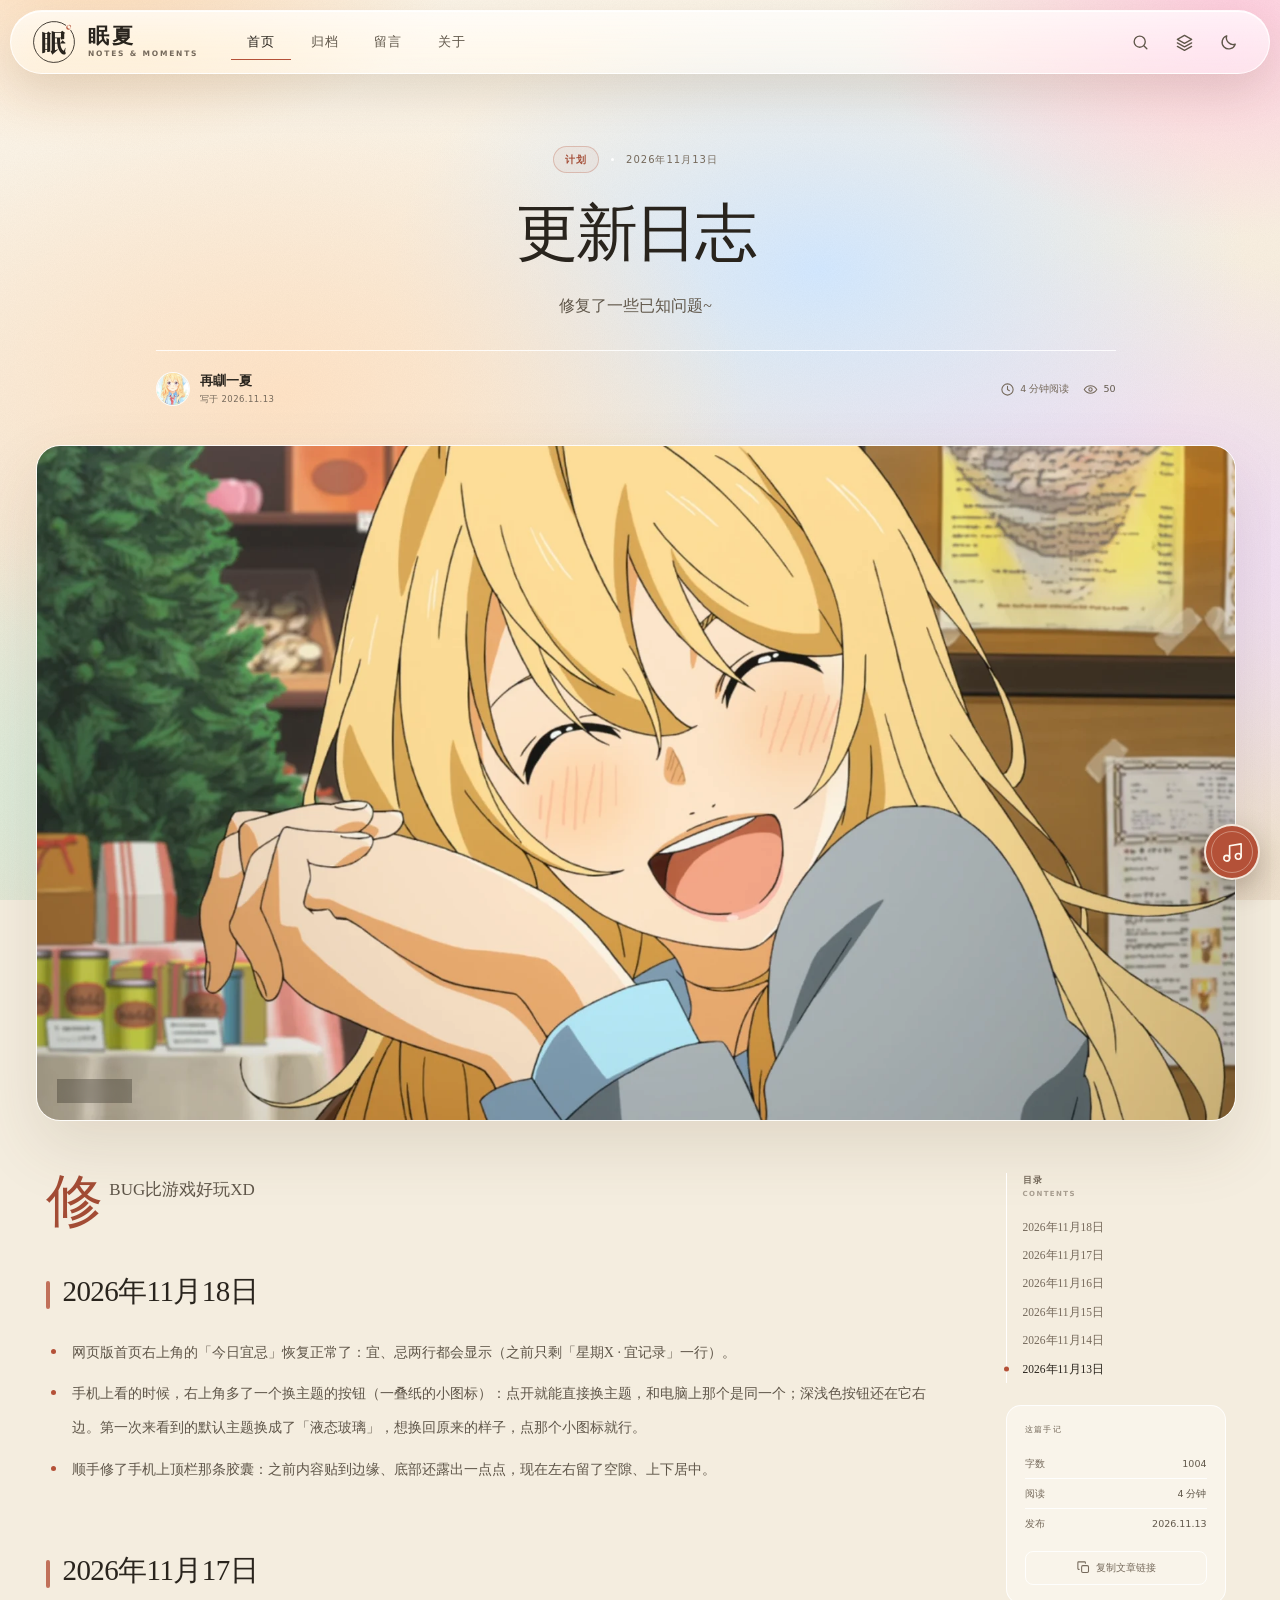
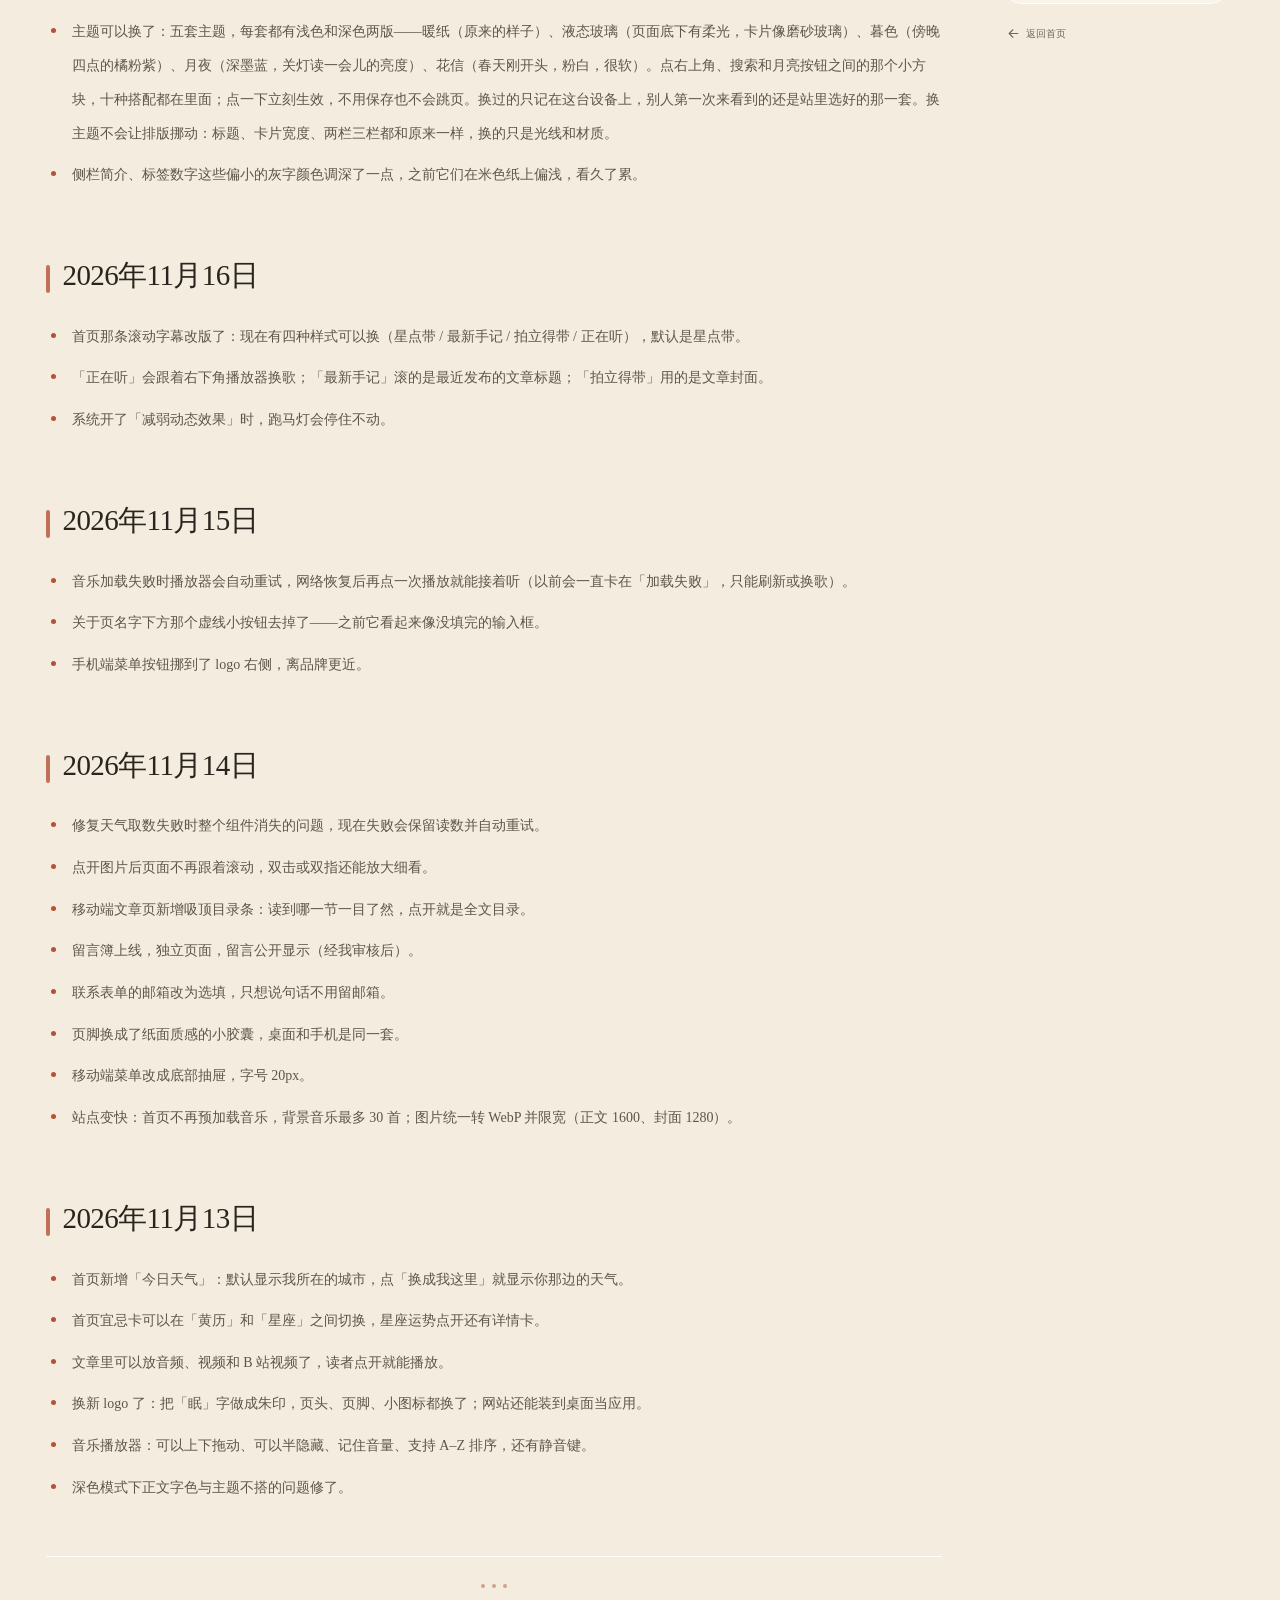
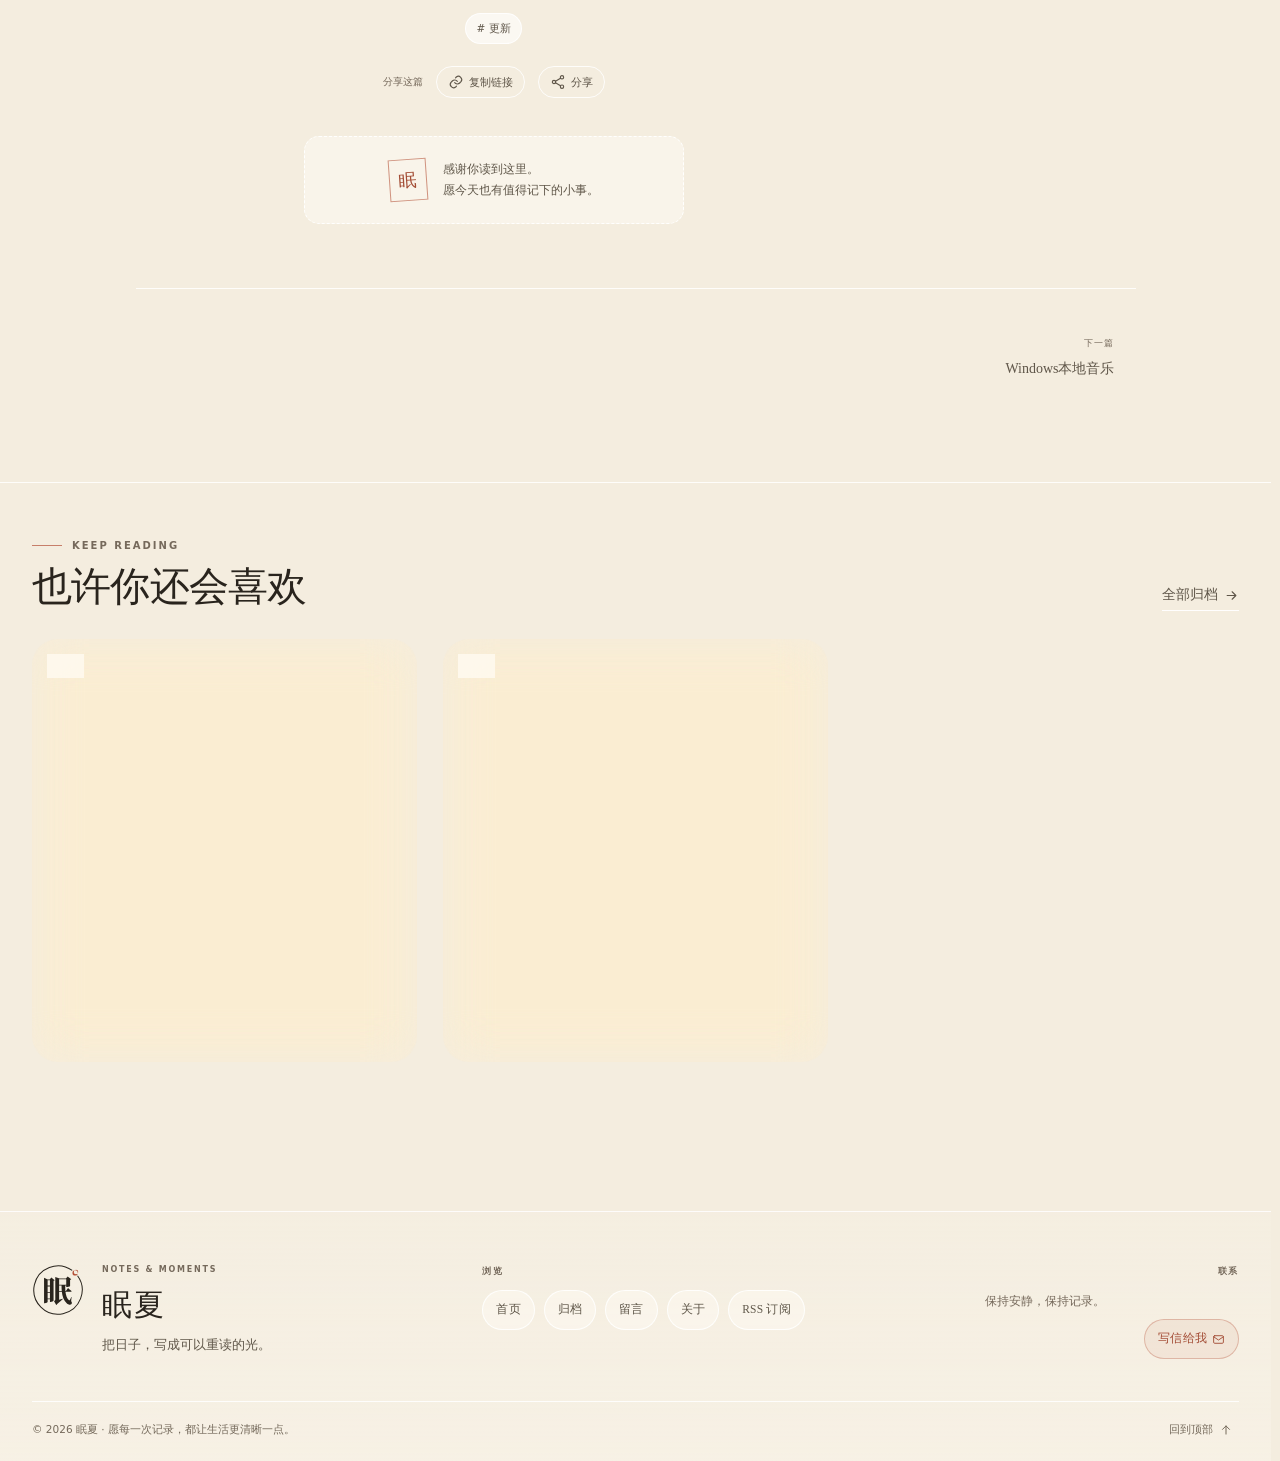
<file: site/post/mwevzrmd219433/index.html>
<!doctype html>
<html lang="zh-CN" data-theme="light" data-skin="glass" data-initial-skin="glass" data-initial-theme="light" data-font="serif" data-bg-type="preset" style="--accent:#b45138;--accent-rgb:180 81 56;--on-accent:#fff8ee;--page-width:1340px;--bg-overlay:0.5;--bg-blur:0px;--bg-position:center">
<head>
  <meta charset="utf-8">
  <meta name="viewport" content="width=device-width, initial-scale=1, viewport-fit=cover">
  <meta name="theme-color" content="#f4eddf">
  <meta name="description" content="发现BUG或有什么想法，第一时间联系我哟~">
  <meta property="og:title" content="更新日志 · 眠夏">
  <meta property="og:description" content="发现BUG或有什么想法，第一时间联系我哟~">
  <meta property="og:type" content="article">
  <meta property="og:site_name" content="眠夏">
  <meta property="og:url" content="https://jayan1120.github.io/mianxia/post/mwevzrmd219433/">
  <meta property="og:image" content="https://jayan1120.github.io/mianxia/uploads/mwf00zkg-ef414acf5d.webp">
  <meta property="article:published_time" content="2026-11-13T12:52:21.890Z"><meta property="article:modified_time" content="2026-11-17T18:45:56.937Z">
  <meta name="twitter:card" content="summary_large_image">
  <meta name="twitter:title" content="更新日志 · 眠夏">
  <meta name="twitter:description" content="发现BUG或有什么想法，第一时间联系我哟~">
  <meta name="twitter:image" content="https://jayan1120.github.io/mianxia/uploads/mwf00zkg-ef414acf5d.webp">
  <link rel="canonical" href="https://jayan1120.github.io/mianxia/post/mwevzrmd219433/">
  <script id="post-jsonld" type="application/ld+json">{"@context":"https://schema.org","@type":"BlogPosting","headline":"更新日志","description":"发现BUG或有什么想法，第一时间联系我哟~","datePublished":"2026-11-13T12:52:21.890Z","dateModified":"2026-11-17T18:45:56.937Z","author":{"@type":"Person","name":"再瞓一夏"},"image":"https://jayan1120.github.io/mianxia/uploads/mwf00zkg-ef414acf5d.webp","mainEntityOfPage":"https://jayan1120.github.io/mianxia/post/mwevzrmd219433/","publisher":{"@type":"Organization","name":"眠夏"}}</script>
  <title>更新日志 · 眠夏</title>
  <link rel="icon" href="../../assets/favicon.svg" type="image/svg+xml">
  <link rel="alternate icon" href="../../assets/favicon.ico" sizes="any">
  <link rel="apple-touch-icon" href="../../assets/apple-touch-icon.png">
  <link rel="manifest" href="../../manifest.webmanifest">
  <link rel="alternate" type="application/rss+xml" title="眠夏 RSS" href="../../feed.xml">
  <script type="application/json" id="mianxia-music-data">[{"id":"mwetwlb7ad2e09","title":"陪你度过漫长岁月","artist":"陈奕迅","url":"../../uploads/mwetwgtk-8cc80cd03c.mp3","createdAt":"2026-11-13T10:23:20.803Z"},{"id":"mwetww3595dfb3","title":"十面埋伏","artist":"陈奕迅","url":"../../uploads/mwetwp3i-408eb3d0b8.mp3","createdAt":"2026-11-13T10:23:34.769Z"},{"id":"mwetx39f62eaac","title":"为你我受冷风吹","artist":"林忆莲","url":"../../uploads/mwetwytx-3e15662191.mp3","createdAt":"2026-11-13T10:23:44.067Z"},{"id":"mwcf6uxk824e43","title":"我什么都没有","artist":"陈奕迅","url":"../../uploads/mwcf6nei-5e99178472.mp3","createdAt":"2026-11-11T17:55:53.240Z"},{"id":"mwetxcxz0dcd74","title":"真夜中のドアStay With Me (シングルver.)","artist":"松原みき","url":"../../uploads/mwetx7kk-840d7ea535.mp3","createdAt":"2026-11-13T10:23:56.615Z"},{"id":"mwetxjhoc70b61","title":"最好的我","artist":"房祖名&龚芝怡","url":"../../uploads/mwetxfeq-d14fbb2808.mp3","createdAt":"2026-11-13T10:24:05.100Z"},{"id":"mwce11cz0ec2d4","title":"最后派对","artist":"陈奕迅","url":"../../uploads/mwce0rnk-4d88642298.mp3","createdAt":"2026-11-11T17:23:22.019Z"},{"id":"mwetwckmd07c2a","title":"そばにいるね","artist":"青山テルマ&SoulJa","url":"../../uploads/mwetw78w-9f93033859.mp3","createdAt":"2026-11-13T10:23:09.478Z"}]</script>
  <script src="../../js/theme-init.js"></script>
  <link rel="stylesheet" href="../../css/styles.css">
  <script defer src="../../js/skins.js"></script>
  <script defer src="../../js/toc-bar.js"></script>
  <script defer src="../../js/static.js"></script>
  <script defer src="../../js/player.js"></script>
  <script defer src="../../js/ticker-sync.js"></script>
  <script defer src="../../js/contact.js"></script>
  <script defer src="../../js/reading.js"></script>
  <noscript><style>.reveal{opacity:1;transform:none}</style></noscript>
</head>
<body data-root="../../" data-page="post" class="">
  <a class="skip-link" href="#main">跳到正文</a>
  <div id="site-bg" aria-hidden="true">
    <div class="bg-base"></div>
    <div class="bg-art bg-preset-ricepaper"></div>
    <div class="bg-veil"></div>
    <div class="bg-grain"></div>
  </div>
  <header class="site-header" id="site-header">
    <div class="header-inner">
      <a class="brand" href="../../" aria-label="眠夏首页">
        <span class="brand-seal"><img class="brand-logo logo-ink" src="../../assets/logo-seal.svg" alt=""><img class="brand-logo logo-paper" src="../../assets/logo-seal-paper.svg" alt=""></span>
        <span class="brand-name">眠夏<small>NOTES &amp; MOMENTS</small></span>
      </a>
      <button type="button" class="icon-button mobile-menu-trigger" data-static-menu aria-label="打开菜单"><svg class="icon" width="21" height="21" viewBox="0 0 24 24" fill="none" stroke="currentColor" stroke-width="1.7" stroke-linecap="round" stroke-linejoin="round" aria-hidden="true"><path d="M4 7h16M4 12h16M4 17h10"/></svg></button>
      <nav class="main-nav" aria-label="主导航"><a href="../.././" class="nav-link is-active" aria-current="page">首页</a><a href="../../archive/" class="nav-link " >归档</a><a href="../../guestbook/" class="nav-link " >留言</a><a href="../../about/" class="nav-link " >关于</a></nav>
      <div class="header-actions">
        <button type="button" class="icon-button" data-static-search aria-label="搜索笔记" title="搜索（Ctrl K）"><svg class="icon" width="19" height="19" viewBox="0 0 24 24" fill="none" stroke="currentColor" stroke-width="1.7" stroke-linecap="round" stroke-linejoin="round" aria-hidden="true"><circle cx="11" cy="11" r="7"/><path d="m20 20-3.5-3.5"/></svg></button>
        <button type="button" class="icon-button skin-toggle" data-static-skin aria-label="切换主题" aria-expanded="false" aria-controls="skin-popover" title="切换主题"><svg class="icon" width="19" height="19" viewBox="0 0 24 24" fill="none" stroke="currentColor" stroke-width="1.7" stroke-linecap="round" stroke-linejoin="round" aria-hidden="true"><path d="m12 3 9 5-9 5-9-5 9-5Z"/><path d="m3 12.5 9 5 9-5"/><path d="m3 17 9 5 9-5"/></svg></button>
        <div class="skin-popover" id="skin-popover" hidden>
          <div class="skin-popover-head"><strong>主题</strong><small>只影响这个浏览器</small></div>
          <div class="skin-grid"></div>
        </div>
        <button type="button" class="icon-button theme-toggle" data-static-theme aria-label="切换深浅色" title="切换深浅色">
          <span class="theme-icon theme-icon-sun"><svg class="icon" width="19" height="19" viewBox="0 0 24 24" fill="none" stroke="currentColor" stroke-width="1.7" stroke-linecap="round" stroke-linejoin="round" aria-hidden="true"><circle cx="12" cy="12" r="4"/><path d="M12 2v2M12 20v2M4.93 4.93l1.42 1.42M17.66 17.66l1.41 1.41M2 12h2M20 12h2M4.93 19.07l1.42-1.42M17.66 6.34l1.41-1.41"/></svg></span>
          <span class="theme-icon theme-icon-moon"><svg class="icon" width="19" height="19" viewBox="0 0 24 24" fill="none" stroke="currentColor" stroke-width="1.7" stroke-linecap="round" stroke-linejoin="round" aria-hidden="true"><path d="M20.5 14.2A8.5 8.5 0 0 1 9.8 3.5 8.5 8.5 0 1 0 20.5 14.2Z"/></svg></span>
        </button>
      </div>
    </div>
  </header>
  <main id="main" tabindex="-1"><div class="reading-progress" aria-hidden="true"><span></span></div>
  <nav class="toc-sticky" data-toc-sticky aria-label="文章目录">
  <button type="button" class="toc-sticky-bar" data-toc-toggle aria-expanded="false" aria-controls="toc-sticky-panel">
    <span class="toc-sticky-icon" aria-hidden="true"><svg width="16" height="16" viewBox="0 0 24 24" fill="none" stroke="currentColor" stroke-width="1.8" stroke-linecap="round"><path d="M4 7h16M4 12h11M4 17h15"/></svg></span>
    <span class="toc-sticky-label">目录</span>
    <span class="toc-sticky-sep" aria-hidden="true"></span>
    <span class="toc-sticky-now" data-toc-now>本文 6 节</span>
    <span class="toc-sticky-count" data-toc-count></span>
    <span class="toc-sticky-chev" aria-hidden="true"><svg class="icon" width="13" height="13" viewBox="0 0 24 24" fill="none" stroke="currentColor" stroke-width="1.7" stroke-linecap="round" stroke-linejoin="round" aria-hidden="true"><path d="m6 9 6 6 6-6"/></svg></span>
  </button>
  <div class="toc-sticky-panel" id="toc-sticky-panel" data-toc-panel>
    <ul class="toc-sticky-list">
      <li><a class="toc-sticky-link toc-h2" href="#section-1" data-toc-sticky-link="section-1"><i aria-hidden="true"></i>2026年11月18日</a></li><li><a class="toc-sticky-link toc-h2" href="#section-2" data-toc-sticky-link="section-2"><i aria-hidden="true"></i>2026年11月17日</a></li><li><a class="toc-sticky-link toc-h2" href="#section-3" data-toc-sticky-link="section-3"><i aria-hidden="true"></i>2026年11月16日</a></li><li><a class="toc-sticky-link toc-h2" href="#section-4" data-toc-sticky-link="section-4"><i aria-hidden="true"></i>2026年11月15日</a></li><li><a class="toc-sticky-link toc-h2" href="#section-5" data-toc-sticky-link="section-5"><i aria-hidden="true"></i>2026年11月14日</a></li><li><a class="toc-sticky-link toc-h2" href="#section-6" data-toc-sticky-link="section-6"><i aria-hidden="true"></i>2026年11月13日</a></li>
    </ul>
  </div>
</nav>
  <div class="page page-post">
    <article class="article">
      <header class="article-head">
        <div class="article-kicker reveal"><span class="article-category">计划</span><i></i><time>2026年11月13日</time></div>
        <h1 class="reveal">更新日志</h1>
        <p class="article-subtitle reveal">修复了一些已知问题~</p>
        <div class="article-meta reveal">
          <div class="article-author"><span class="avatar avatar-sm"><img src="../../uploads/mw92c113-13334f7eb9.webp" alt="再瞓一夏的头像" loading="lazy"></span><span><b>再瞓一夏</b><small>写于 2026.11.13</small></span></div>
          <div class="article-meta-right"><span><svg class="icon" width="15" height="15" viewBox="0 0 24 24" fill="none" stroke="currentColor" stroke-width="1.7" stroke-linecap="round" stroke-linejoin="round" aria-hidden="true"><circle cx="12" cy="12" r="9"/><path d="M12 7v5l3 2"/></svg> 4 分钟阅读</span><span><svg class="icon" width="15" height="15" viewBox="0 0 24 24" fill="none" stroke="currentColor" stroke-width="1.7" stroke-linecap="round" stroke-linejoin="round" aria-hidden="true"><path d="M2 12s3.5-6 10-6 10 6 10 6-3.5 6-10 6S2 12 2 12Z"/><circle cx="12" cy="12" r="2.7"/></svg> <b>50</b></span></div>
        </div>
      </header>
      <div class="article-cover reveal"><div class="cover article-cover-img"><img src="../../uploads/mwf00zkg-ef414acf5d.webp" alt="更新日志" loading="lazy" decoding="async"></div><span class="cover-caption">计划 · 11.13</span></div>
      <div class="article-layout">
        <div class="article-main">
          <div class="article-body reveal" id="article-body" style="--article-line-height:2;--article-paragraph-gap:1.25em"><p>修BUG比游戏好玩XD</p><h2 id="section-1">2026年11月18日</h2><ul><li><span style="font-size: 14px;">网页版首页右上角的「今日宜忌」恢复正常了：宜、忌两行都会显示（之前只剩「星期X · 宜记录」一行）。</span></li><li><span style="font-size: 14px;">手机上看的时候，右上角多了一个换主题的按钮（一叠纸的小图标）：点开就能直接换主题，和电脑上那个是同一个；深浅色按钮还在它右边。第一次来看到的默认主题换成了「液态玻璃」，想换回原来的样子，点那个小图标就行。</span></li><li><span style="font-size: 14px;">顺手修了手机上顶栏那条胶囊：之前内容贴到边缘、底部还露出一点点，现在左右留了空隙、上下居中。</span></li></ul><h2 id="section-2">2026年11月17日</h2><ul><li><span style="font-size: 14px;">主题可以换了：五套主题，每套都有浅色和深色两版——暖纸（原来的样子）、液态玻璃（页面底下有柔光，卡片像磨砂玻璃）、暮色（傍晚四点的橘粉紫）、月夜（深墨蓝，关灯读一会儿的亮度）、花信（春天刚开头，粉白，很软）。点右上角、搜索和月亮按钮之间的那个小方块，十种搭配都在里面；点一下立刻生效，不用保存也不会跳页。换过的只记在这台设备上，别人第一次来看到的还是站里选好的那一套。换主题不会让排版挪动：标题、卡片宽度、两栏三栏都和原来一样，换的只是光线和材质。</span></li><li><span style="font-size: 14px;">侧栏简介、标签数字这些偏小的灰字颜色调深了一点，之前它们在米色纸上偏浅，看久了累。</span></li></ul><h2 id="section-3">2026年11月16日</h2><ul><li><span style="font-size: 14px;">首页那条滚动字幕改版了：现在有四种样式可以换（星点带 / 最新手记 / 拍立得带 / 正在听），默认是星点带。</span></li><li><span style="font-size: 14px;">「正在听」会跟着右下角播放器换歌；「最新手记」滚的是最近发布的文章标题；「拍立得带」用的是文章封面。</span></li><li><span style="font-size: 14px;">系统开了「减弱动态效果」时，跑马灯会停住不动。</span></li></ul><h2 id="section-4">2026年11月15日</h2><ul><li><span style="font-size: 14px;">音乐加载失败时播放器会自动重试，网络恢复后再点一次播放就能接着听（以前会一直卡在「加载失败」，只能刷新或换歌）。</span></li><li><span style="font-size: 14px;">关于页名字下方那个虚线小按钮去掉了——之前它看起来像没填完的输入框。</span></li><li><span style="font-size: 14px;">手机端菜单按钮挪到了 logo 右侧，离品牌更近。</span></li></ul><h2 id="section-5">2026年11月14日</h2><ul><li><span style="font-size: 14px;">修复天气取数失败时整个组件消失的问题，现在失败会保留读数并自动重试。</span></li><li><span style="font-size: 14px;">点开图片后页面不再跟着滚动，双击或双指还能放大细看。</span></li><li><span style="font-size: 14px;">移动端文章页新增吸顶目录条：读到哪一节一目了然，点开就是全文目录。</span></li><li><span style="font-size: 14px;">留言簿上线，独立页面，留言公开显示（经我审核后）。</span></li><li><span style="font-size: 14px;">联系表单的邮箱改为选填，只想说句话不用留邮箱。</span></li><li><span style="font-size: 14px;">页脚换成了纸面质感的小胶囊，桌面和手机是同一套。</span></li><li><span style="font-size: 14px;">移动端菜单改成底部抽屉，字号 20px。</span></li><li><span style="font-size: 14px;">站点变快：首页不再预加载音乐，背景音乐最多 30 首；图片统一转 WebP 并限宽（正文 1600、封面 1280）。</span></li></ul><h2 id="section-6">2026年11月13日</h2><ul><li><span style="font-size: 14px;">首页新增「今日天气」：默认显示我所在的城市，点「换成我这里」就显示你那边的天气。</span></li><li><span style="font-size: 14px;">首页宜忌卡可以在「黄历」和「星座」之间切换，星座运势点开还有详情卡。</span></li><li><span style="font-size: 14px;">文章里可以放音频、视频和 B 站视频了，读者点开就能播放。</span></li><li><span style="font-size: 14px;">换新 logo 了：把「眠」字做成朱印，页头、页脚、小图标都换了；网站还能装到桌面当应用。</span></li><li><span style="font-size: 14px;">音乐播放器：可以上下拖动、可以半隐藏、记住音量、支持 A–Z 排序，还有静音键。</span></li><li><span style="font-size: 14px;">深色模式下正文字色与主题不搭的问题修了。</span></li></ul></div>
          <div class="article-end reveal">
            <span class="end-dots"><i></i><i></i><i></i></span>
            <div class="article-tags"><span class="tag-pill"># 更新</span></div>
            <div class="article-share"><span>分享这篇</span><button type="button" class="share-button" data-static-copy><svg class="icon" width="16" height="16" viewBox="0 0 24 24" fill="none" stroke="currentColor" stroke-width="1.7" stroke-linecap="round" stroke-linejoin="round" aria-hidden="true"><path d="M10 13a5 5 0 0 0 7.5.5l2-2a5 5 0 0 0-7-7l-1.2 1.2"/><path d="M14 11a5 5 0 0 0-7.5-.5l-2 2a5 5 0 0 0 7 7l1.2-1.2"/></svg> 复制链接</button><button type="button" class="share-button" data-static-share><svg class="icon" width="16" height="16" viewBox="0 0 24 24" fill="none" stroke="currentColor" stroke-width="1.7" stroke-linecap="round" stroke-linejoin="round" aria-hidden="true"><circle cx="18" cy="5" r="2.5"/><circle cx="6" cy="12" r="2.5"/><circle cx="18" cy="19" r="2.5"/><path d="m8.2 10.8 7.6-4.4M8.2 13.2l7.6 4.4"/></svg> 分享</button></div>
          </div>
          <div class="article-signoff reveal"><span class="signoff-seal">眠</span><p>感谢你读到这里。<br>愿今天也有值得记下的小事。</p></div>
        </div>
        <aside class="article-aside"><nav class="toc" aria-label="文章目录"><div class="toc-title">目录 <span>CONTENTS</span></div><a href="#section-1" class="toc-link toc-h2" data-toc-link="section-1">2026年11月18日</a><a href="#section-2" class="toc-link toc-h2" data-toc-link="section-2">2026年11月17日</a><a href="#section-3" class="toc-link toc-h2" data-toc-link="section-3">2026年11月16日</a><a href="#section-4" class="toc-link toc-h2" data-toc-link="section-4">2026年11月15日</a><a href="#section-5" class="toc-link toc-h2" data-toc-link="section-5">2026年11月14日</a><a href="#section-6" class="toc-link toc-h2" data-toc-link="section-6">2026年11月13日</a></nav><div class="aside-card"><span class="aside-label">这篇手记</span><div class="aside-facts"><div><span>字数</span><b>1004</b></div><div><span>阅读</span><b>4 分钟</b></div><div><span>发布</span><b>2026.11.13</b></div></div><button type="button" class="aside-share" data-static-copy><svg class="icon" width="15" height="15" viewBox="0 0 24 24" fill="none" stroke="currentColor" stroke-width="1.7" stroke-linecap="round" stroke-linejoin="round" aria-hidden="true"><rect x="9" y="9" width="11" height="11" rx="2"/><path d="M5 15H4a1 1 0 0 1-1-1V4a1 1 0 0 1 1-1h10a1 1 0 0 1 1 1v1"/></svg> 复制文章链接</button></div><a class="aside-back" href="../../"><svg class="icon" width="15" height="15" viewBox="0 0 24 24" fill="none" stroke="currentColor" stroke-width="1.7" stroke-linecap="round" stroke-linejoin="round" aria-hidden="true"><path d="M19 12H5M11 18l-6-6 6-6"/></svg> 返回首页</a></aside>
      </div>
      <nav class="post-pager" aria-label="上一篇与下一篇">
        <span></span>
        <a class="pager-item pager-next" href="../../post/mwbv6mlh83330c/"><span>下一篇</span><strong>Windows本地音乐</strong></a>
      </nav>
    </article>
    <section class="related-section"><div class="container"><div class="section-head"><div><div class="eyebrow"><span class="eyebrow-line"></span>KEEP READING</div><h2>也许你还会喜欢</h2></div><a class="text-link" href="../../archive/">全部归档 <svg class="icon" width="15" height="15" viewBox="0 0 24 24" fill="none" stroke="currentColor" stroke-width="1.7" stroke-linecap="round" stroke-linejoin="round" aria-hidden="true"><path d="M5 12h14M13 6l6 6-6 6"/></svg></a></div><div class="post-grid related-grid"><a class="post-card reveal" href="../../post/mwbv6mlh83330c/" data-static-post data-category="生活" data-date="1794386150117" data-views="33" style="--reveal-delay:0ms">
    <div class="post-card-cover">
      <div class="cover post-card-cover-img"><img src="../../uploads/mwbv4ga1-784524993b.webp" alt="Windows本地音乐" loading="lazy" decoding="async"></div>
      <span class="post-card-category">生活</span>
    </div>
    <div class="post-card-body">
      <div class="post-meta"><time>2026.11.11</time><span class="meta-dot"></span><span>1 分钟</span></div>
      <h3>Windows本地音乐</h3>
      <p>十分钟打造个人本地曲库</p>
      <div class="post-card-footer">
        <div class="tag-row"><span>#音乐</span></div>
        <span class="card-read">阅读 <svg class="icon" width="14" height="14" viewBox="0 0 24 24" fill="none" stroke="currentColor" stroke-width="1.7" stroke-linecap="round" stroke-linejoin="round" aria-hidden="true"><path d="M5 12h14M13 6l6 6-6 6"/></svg></span>
      </div>
    </div>
  </a><a class="post-card reveal" href="../../post/why-we-write/" data-static-post data-category="思考" data-date="1791558900000" data-views="418" style="--reveal-delay:60ms">
    <div class="post-card-cover">
      <div class="cover post-card-cover-img"><img src="../../assets/covers/think.svg" alt="关于「记录」这件事" loading="lazy" decoding="async"></div>
      <span class="post-card-category">思考</span>
    </div>
    <div class="post-card-body">
      <div class="post-meta"><time>2026.10.09</time><span class="meta-dot"></span><span>2 分钟</span></div>
      <h3>关于「记录」这件事</h3>
      <p>我们为什么要在没有人催促的情况下，主动写下一些东西？也许是因为，记录本身就是一种理解生活的方式。</p>
      <div class="post-card-footer">
        <div class="tag-row"><span>#记录</span></div>
        <span class="card-read">阅读 <svg class="icon" width="14" height="14" viewBox="0 0 24 24" fill="none" stroke="currentColor" stroke-width="1.7" stroke-linecap="round" stroke-linejoin="round" aria-hidden="true"><path d="M5 12h14M13 6l6 6-6 6"/></svg></span>
      </div>
    </div>
  </a></div></div></section>
  </div></main>
  <footer class="site-footer">
    <div class="footer-inner">
      <div class="footer-lead">
        <span class="footer-seal"><img class="footer-logo logo-ink" src="../../assets/logo-seal.svg" alt=""><img class="footer-logo logo-paper" src="../../assets/logo-seal-paper.svg" alt=""></span>
        <div>
          <p class="footer-eyebrow">NOTES &amp; MOMENTS</p>
          <h2>眠夏</h2>
          <p class="footer-tagline">把日子，写成可以重读的光。</p>
        </div>
      </div>
      <div class="footer-groups">
      <div class="footer-column footer-nav">
        <h3>浏览</h3>
        <a href="../../">首页</a>
        <a href="../../archive/">归档</a>
        <a href="../../guestbook/">留言</a>
        <a href="../../about/">关于</a>
        <a href="../../feed.xml" target="_blank" rel="noopener noreferrer">RSS 订阅</a>
      </div>
      <div class="footer-column footer-contact">
        <h3>联系</h3>
        <span class="footer-muted">保持安静，保持记录。</span>
        <a href="../../about/#contact">写信给我<svg class="icon" width="13" height="13" viewBox="0 0 24 24" fill="none" stroke="currentColor" stroke-width="1.7" stroke-linecap="round" stroke-linejoin="round" aria-hidden="true"><rect x="3" y="5" width="18" height="14" rx="2"/><path d="m3 7 9 6 9-6"/></svg></a>
      </div>
      </div>
    </div>
    <div class="footer-bottom">
      <span>© 2026 眠夏 · 愿每一次记录，都让生活更清晰一点。</span>
      <button type="button" class="back-top" data-static-backtop>回到顶部 <svg class="icon" width="14" height="14" viewBox="0 0 24 24" fill="none" stroke="currentColor" stroke-width="1.7" stroke-linecap="round" stroke-linejoin="round" aria-hidden="true"><path d="M12 19V5M6 11l6-6 6 6"/></svg></button>
    </div>
  </footer>
  
  <div class="modal-overlay" id="static-search" aria-hidden="true">
    <div class="modal search-dialog" role="dialog" aria-modal="true" aria-label="搜索笔记">
      <div class="modal-body">
        <div class="search-shell">
          <div class="search-top">
            <span class="search-mark"><svg class="icon" width="22" height="22" viewBox="0 0 24 24" fill="none" stroke="currentColor" stroke-width="1.7" stroke-linecap="round" stroke-linejoin="round" aria-hidden="true"><circle cx="11" cy="11" r="7"/><path d="m20 20-3.5-3.5"/></svg></span>
            <input type="search" class="search-input" id="static-search-input" placeholder="搜索标题、标签或正文…" autocomplete="off" aria-label="搜索笔记">
            <button type="button" class="search-close" data-static-close="search" aria-label="关闭搜索"><svg class="icon" width="18" height="18" viewBox="0 0 24 24" fill="none" stroke="currentColor" stroke-width="1.7" stroke-linecap="round" stroke-linejoin="round" aria-hidden="true"><path d="m6 6 12 12M18 6 6 18"/></svg></button>
          </div>
          <div class="search-results" id="static-search-results">
            <div class="search-suggest"><p class="side-empty">打开搜索，查找写过的片刻。</p></div>
          </div>
          <div class="search-foot"><span><svg class="icon" width="13" height="13" viewBox="0 0 24 24" fill="none" stroke="currentColor" stroke-width="1.7" stroke-linecap="round" stroke-linejoin="round" aria-hidden="true"><path d="m12 3 1.8 5.2L19 10l-5.2 1.8L12 17l-1.8-5.2L5 10l5.2-1.8Z"/><path d="m19 16 .8 2.2L22 19l-2.2.8L19 22l-.8-2.2L16 19l2.2-.8Z"/></svg> 这是一个只读静态站点</span><span><kbd>Esc</kbd> 关闭</span></div>
        </div>
      </div>
    </div>
  </div>
  <div class="modal-overlay menu-overlay" id="static-menu" aria-hidden="true">
    <div class="modal mobile-sheet" role="dialog" aria-modal="true" aria-label="菜单">
      <div class="modal-body">
        <div class="sheet-head">
          <a class="brand" href="../../">
            <span class="brand-seal"><img class="brand-logo logo-ink" src="../../assets/logo-seal.svg" alt=""><img class="brand-logo logo-paper" src="../../assets/logo-seal-paper.svg" alt=""></span>
            <span class="brand-name">眠夏<small>NOTES &amp; MOMENTS</small></span>
          </a>
          <button type="button" class="icon-button" data-static-close="menu" aria-label="关闭菜单"><svg class="icon" width="20" height="20" viewBox="0 0 24 24" fill="none" stroke="currentColor" stroke-width="1.7" stroke-linecap="round" stroke-linejoin="round" aria-hidden="true"><path d="m6 6 12 12M18 6 6 18"/></svg></button>
        </div>
        <nav class="sheet-nav">
          <a href="../../">首页<svg class="icon" width="15" height="15" viewBox="0 0 24 24" fill="none" stroke="currentColor" stroke-width="1.7" stroke-linecap="round" stroke-linejoin="round" aria-hidden="true"><path d="M7 17 17 7M8 7h9v9"/></svg></a>
          <a href="../../archive/">归档<svg class="icon" width="15" height="15" viewBox="0 0 24 24" fill="none" stroke="currentColor" stroke-width="1.7" stroke-linecap="round" stroke-linejoin="round" aria-hidden="true"><path d="M7 17 17 7M8 7h9v9"/></svg></a>
          <a href="../../guestbook/">留言<svg class="icon" width="15" height="15" viewBox="0 0 24 24" fill="none" stroke="currentColor" stroke-width="1.7" stroke-linecap="round" stroke-linejoin="round" aria-hidden="true"><path d="M7 17 17 7M8 7h9v9"/></svg></a>
          <a href="../../about/">关于<svg class="icon" width="15" height="15" viewBox="0 0 24 24" fill="none" stroke="currentColor" stroke-width="1.7" stroke-linecap="round" stroke-linejoin="round" aria-hidden="true"><path d="M7 17 17 7M8 7h9v9"/></svg></a>
        </nav>
        <div class="sheet-divider"></div>
        <div class="sheet-admin">
          <a class="btn btn-outline" href="../../feed.xml" target="_blank" rel="noopener noreferrer"><svg class="icon" width="16" height="16" viewBox="0 0 24 24" fill="none" stroke="currentColor" stroke-width="1.7" stroke-linecap="round" stroke-linejoin="round" aria-hidden="true"><path d="M4 11a9 9 0 0 1 9 9M4 4a16 16 0 0 1 16 16"/><circle cx="5" cy="19" r="1"/></svg> RSS 订阅</a>
        </div>
        <div class="sheet-foot">把日子，写成可以重读的光。</div>
      </div>
    </div>
  </div>
  <div class="music-player" data-music-player hidden></div>
  <div id="toast-root" aria-live="polite" aria-atomic="false"></div>
</body>
</html>
</file>
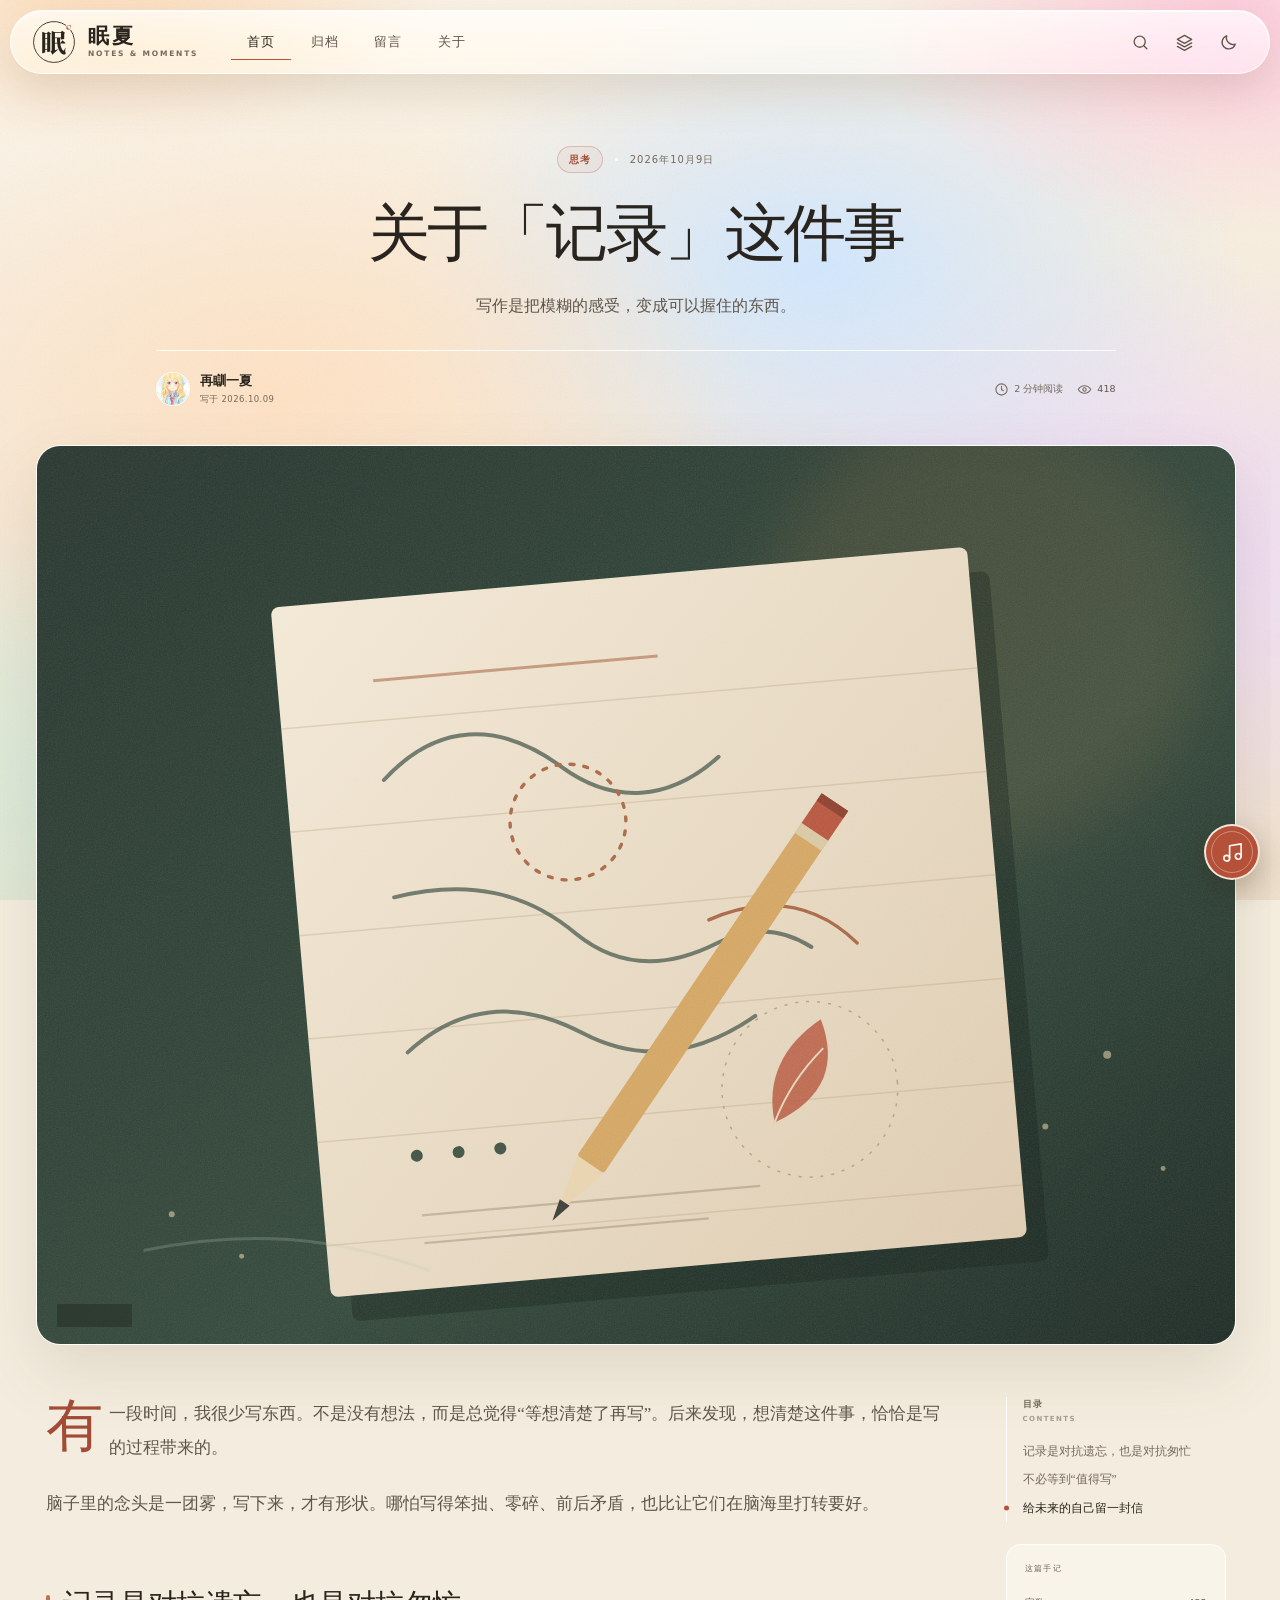
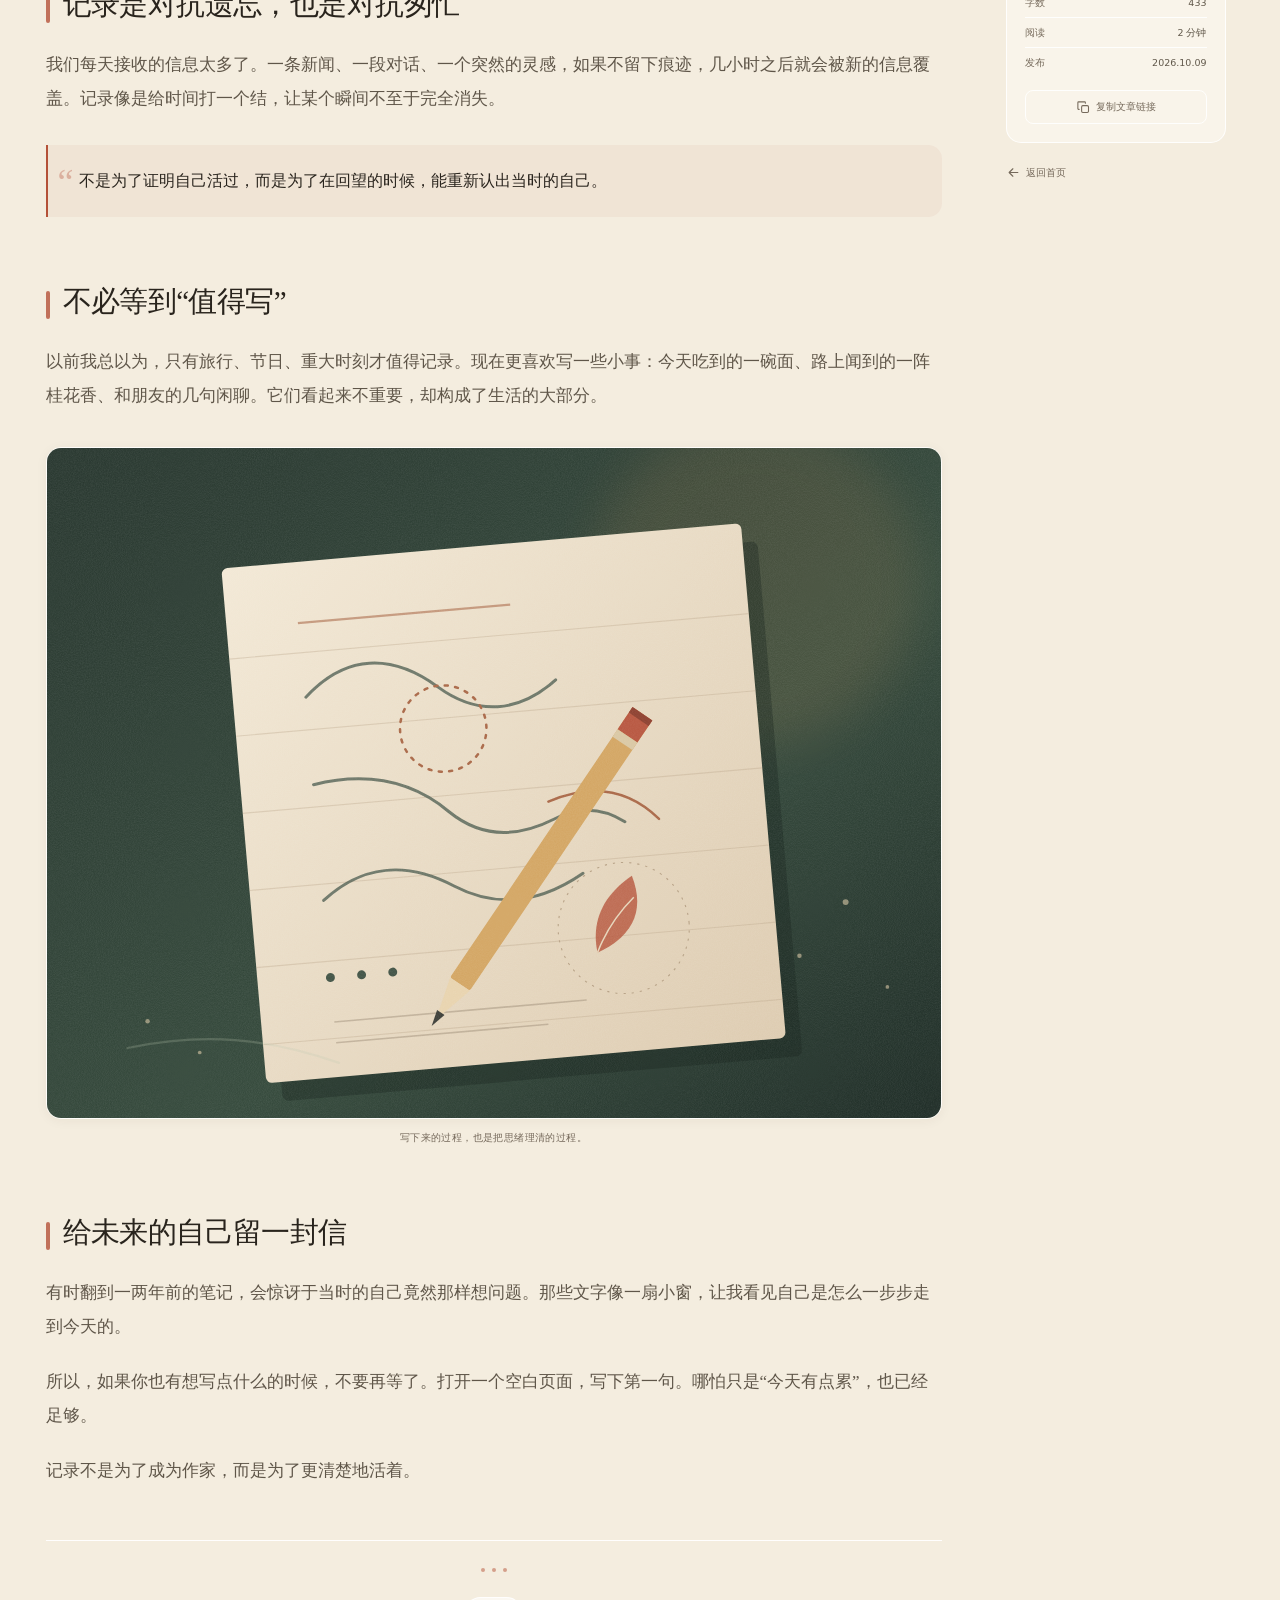
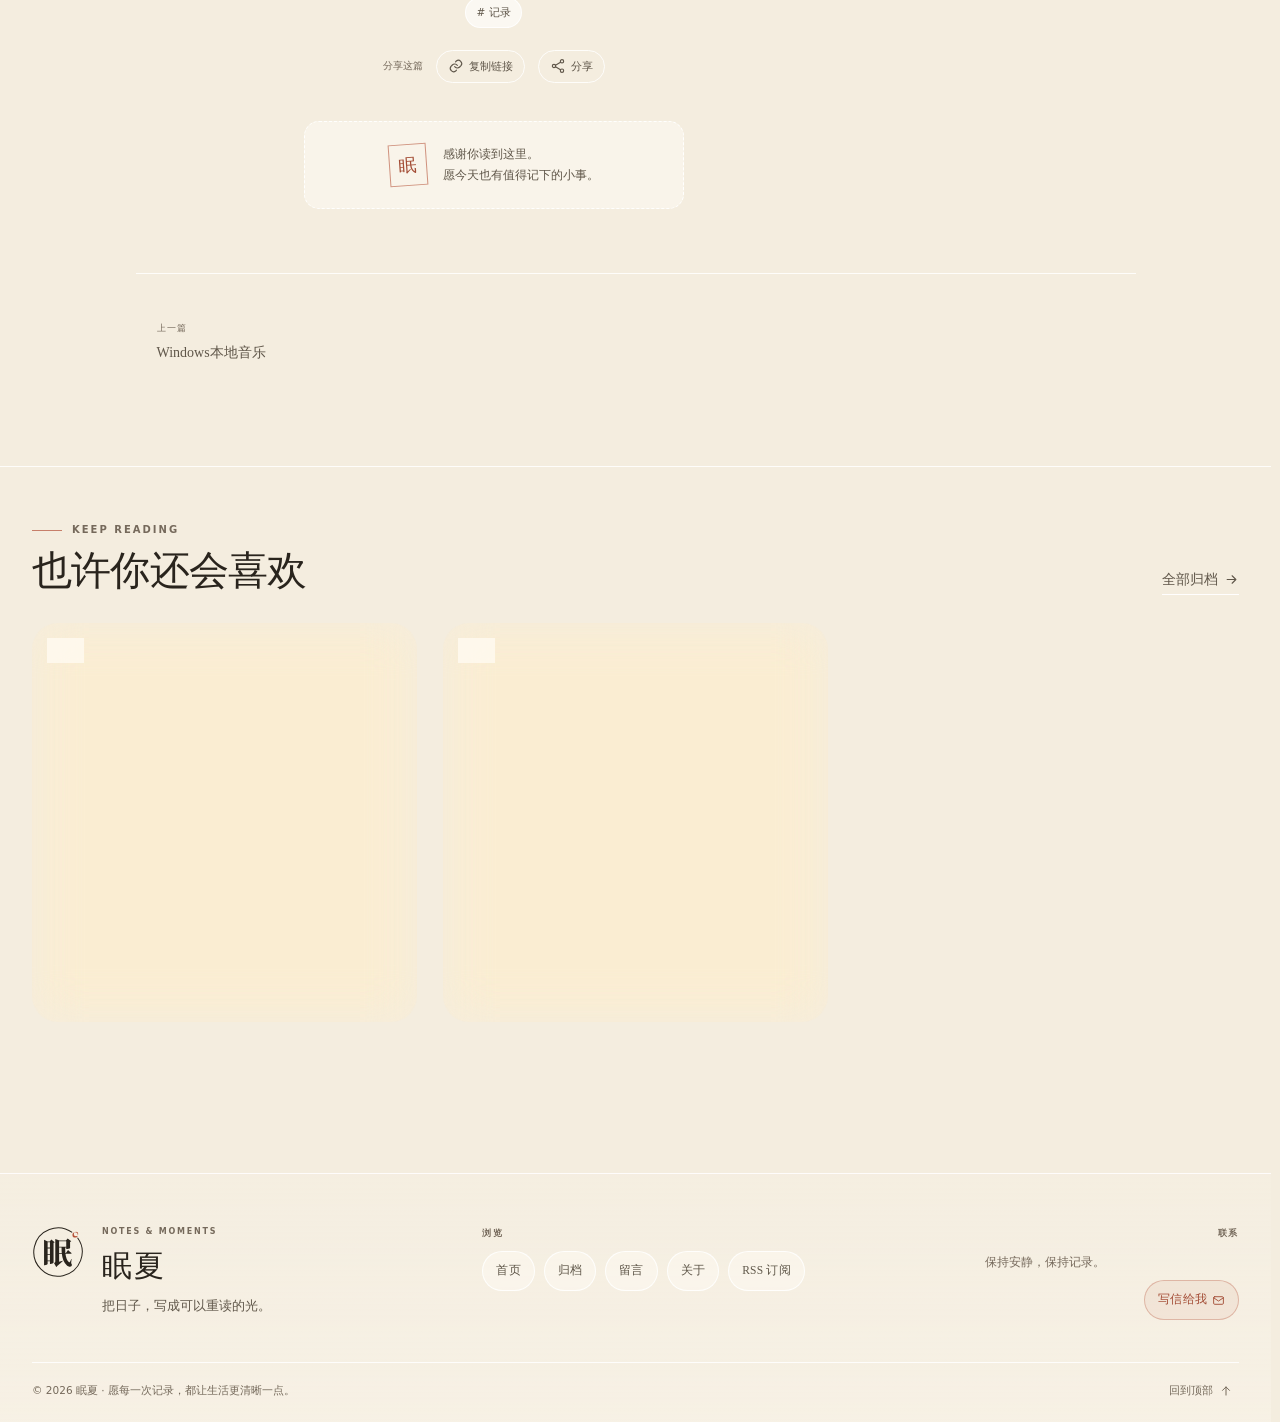
<file: site/post/why-we-write/index.html>
<!doctype html>
<html lang="zh-CN" data-theme="light" data-skin="glass" data-initial-skin="glass" data-initial-theme="light" data-font="serif" data-bg-type="preset" style="--accent:#b45138;--accent-rgb:180 81 56;--on-accent:#fff8ee;--page-width:1340px;--bg-overlay:0.5;--bg-blur:0px;--bg-position:center">
<head>
  <meta charset="utf-8">
  <meta name="viewport" content="width=device-width, initial-scale=1, viewport-fit=cover">
  <meta name="theme-color" content="#f4eddf">
  <meta name="description" content="我们为什么要在没有人催促的情况下，主动写下一些东西？也许是因为，记录本身就是一种理解生活的方式。">
  <meta property="og:title" content="关于「记录」这件事 · 眠夏">
  <meta property="og:description" content="我们为什么要在没有人催促的情况下，主动写下一些东西？也许是因为，记录本身就是一种理解生活的方式。">
  <meta property="og:type" content="article">
  <meta property="og:site_name" content="眠夏">
  <meta property="og:url" content="https://jayan1120.github.io/mianxia/post/why-we-write/">
  <meta property="og:image" content="https://jayan1120.github.io/mianxia/assets/covers/think.svg">
  <meta property="article:published_time" content="2026-10-09T23:15:00+08:00"><meta property="article:modified_time" content="2026-11-09T11:19:14.987Z">
  <meta name="twitter:card" content="summary_large_image">
  <meta name="twitter:title" content="关于「记录」这件事 · 眠夏">
  <meta name="twitter:description" content="我们为什么要在没有人催促的情况下，主动写下一些东西？也许是因为，记录本身就是一种理解生活的方式。">
  <meta name="twitter:image" content="https://jayan1120.github.io/mianxia/assets/covers/think.svg">
  <link rel="canonical" href="https://jayan1120.github.io/mianxia/post/why-we-write/">
  <script id="post-jsonld" type="application/ld+json">{"@context":"https://schema.org","@type":"BlogPosting","headline":"关于「记录」这件事","description":"我们为什么要在没有人催促的情况下，主动写下一些东西？也许是因为，记录本身就是一种理解生活的方式。","datePublished":"2026-10-09T23:15:00+08:00","dateModified":"2026-11-09T11:19:14.987Z","author":{"@type":"Person","name":"再瞓一夏"},"image":"https://jayan1120.github.io/mianxia/assets/covers/think.svg","mainEntityOfPage":"https://jayan1120.github.io/mianxia/post/why-we-write/","publisher":{"@type":"Organization","name":"眠夏"}}</script>
  <title>关于「记录」这件事 · 眠夏</title>
  <link rel="icon" href="../../assets/favicon.svg" type="image/svg+xml">
  <link rel="alternate icon" href="../../assets/favicon.ico" sizes="any">
  <link rel="apple-touch-icon" href="../../assets/apple-touch-icon.png">
  <link rel="manifest" href="../../manifest.webmanifest">
  <link rel="alternate" type="application/rss+xml" title="眠夏 RSS" href="../../feed.xml">
  <script type="application/json" id="mianxia-music-data">[{"id":"mwetwlb7ad2e09","title":"陪你度过漫长岁月","artist":"陈奕迅","url":"../../uploads/mwetwgtk-8cc80cd03c.mp3","createdAt":"2026-11-13T10:23:20.803Z"},{"id":"mwetww3595dfb3","title":"十面埋伏","artist":"陈奕迅","url":"../../uploads/mwetwp3i-408eb3d0b8.mp3","createdAt":"2026-11-13T10:23:34.769Z"},{"id":"mwetx39f62eaac","title":"为你我受冷风吹","artist":"林忆莲","url":"../../uploads/mwetwytx-3e15662191.mp3","createdAt":"2026-11-13T10:23:44.067Z"},{"id":"mwcf6uxk824e43","title":"我什么都没有","artist":"陈奕迅","url":"../../uploads/mwcf6nei-5e99178472.mp3","createdAt":"2026-11-11T17:55:53.240Z"},{"id":"mwetxcxz0dcd74","title":"真夜中のドアStay With Me (シングルver.)","artist":"松原みき","url":"../../uploads/mwetx7kk-840d7ea535.mp3","createdAt":"2026-11-13T10:23:56.615Z"},{"id":"mwetxjhoc70b61","title":"最好的我","artist":"房祖名&龚芝怡","url":"../../uploads/mwetxfeq-d14fbb2808.mp3","createdAt":"2026-11-13T10:24:05.100Z"},{"id":"mwce11cz0ec2d4","title":"最后派对","artist":"陈奕迅","url":"../../uploads/mwce0rnk-4d88642298.mp3","createdAt":"2026-11-11T17:23:22.019Z"},{"id":"mwetwckmd07c2a","title":"そばにいるね","artist":"青山テルマ&SoulJa","url":"../../uploads/mwetw78w-9f93033859.mp3","createdAt":"2026-11-13T10:23:09.478Z"}]</script>
  <script src="../../js/theme-init.js"></script>
  <link rel="stylesheet" href="../../css/styles.css">
  <script defer src="../../js/skins.js"></script>
  <script defer src="../../js/toc-bar.js"></script>
  <script defer src="../../js/static.js"></script>
  <script defer src="../../js/player.js"></script>
  <script defer src="../../js/ticker-sync.js"></script>
  <script defer src="../../js/contact.js"></script>
  <script defer src="../../js/reading.js"></script>
  <noscript><style>.reveal{opacity:1;transform:none}</style></noscript>
</head>
<body data-root="../../" data-page="post" class="">
  <a class="skip-link" href="#main">跳到正文</a>
  <div id="site-bg" aria-hidden="true">
    <div class="bg-base"></div>
    <div class="bg-art bg-preset-ricepaper"></div>
    <div class="bg-veil"></div>
    <div class="bg-grain"></div>
  </div>
  <header class="site-header" id="site-header">
    <div class="header-inner">
      <a class="brand" href="../../" aria-label="眠夏首页">
        <span class="brand-seal"><img class="brand-logo logo-ink" src="../../assets/logo-seal.svg" alt=""><img class="brand-logo logo-paper" src="../../assets/logo-seal-paper.svg" alt=""></span>
        <span class="brand-name">眠夏<small>NOTES &amp; MOMENTS</small></span>
      </a>
      <button type="button" class="icon-button mobile-menu-trigger" data-static-menu aria-label="打开菜单"><svg class="icon" width="21" height="21" viewBox="0 0 24 24" fill="none" stroke="currentColor" stroke-width="1.7" stroke-linecap="round" stroke-linejoin="round" aria-hidden="true"><path d="M4 7h16M4 12h16M4 17h10"/></svg></button>
      <nav class="main-nav" aria-label="主导航"><a href="../.././" class="nav-link is-active" aria-current="page">首页</a><a href="../../archive/" class="nav-link " >归档</a><a href="../../guestbook/" class="nav-link " >留言</a><a href="../../about/" class="nav-link " >关于</a></nav>
      <div class="header-actions">
        <button type="button" class="icon-button" data-static-search aria-label="搜索笔记" title="搜索（Ctrl K）"><svg class="icon" width="19" height="19" viewBox="0 0 24 24" fill="none" stroke="currentColor" stroke-width="1.7" stroke-linecap="round" stroke-linejoin="round" aria-hidden="true"><circle cx="11" cy="11" r="7"/><path d="m20 20-3.5-3.5"/></svg></button>
        <button type="button" class="icon-button skin-toggle" data-static-skin aria-label="切换主题" aria-expanded="false" aria-controls="skin-popover" title="切换主题"><svg class="icon" width="19" height="19" viewBox="0 0 24 24" fill="none" stroke="currentColor" stroke-width="1.7" stroke-linecap="round" stroke-linejoin="round" aria-hidden="true"><path d="m12 3 9 5-9 5-9-5 9-5Z"/><path d="m3 12.5 9 5 9-5"/><path d="m3 17 9 5 9-5"/></svg></button>
        <div class="skin-popover" id="skin-popover" hidden>
          <div class="skin-popover-head"><strong>主题</strong><small>只影响这个浏览器</small></div>
          <div class="skin-grid"></div>
        </div>
        <button type="button" class="icon-button theme-toggle" data-static-theme aria-label="切换深浅色" title="切换深浅色">
          <span class="theme-icon theme-icon-sun"><svg class="icon" width="19" height="19" viewBox="0 0 24 24" fill="none" stroke="currentColor" stroke-width="1.7" stroke-linecap="round" stroke-linejoin="round" aria-hidden="true"><circle cx="12" cy="12" r="4"/><path d="M12 2v2M12 20v2M4.93 4.93l1.42 1.42M17.66 17.66l1.41 1.41M2 12h2M20 12h2M4.93 19.07l1.42-1.42M17.66 6.34l1.41-1.41"/></svg></span>
          <span class="theme-icon theme-icon-moon"><svg class="icon" width="19" height="19" viewBox="0 0 24 24" fill="none" stroke="currentColor" stroke-width="1.7" stroke-linecap="round" stroke-linejoin="round" aria-hidden="true"><path d="M20.5 14.2A8.5 8.5 0 0 1 9.8 3.5 8.5 8.5 0 1 0 20.5 14.2Z"/></svg></span>
        </button>
      </div>
    </div>
  </header>
  <main id="main" tabindex="-1"><div class="reading-progress" aria-hidden="true"><span></span></div>
  <nav class="toc-sticky" data-toc-sticky aria-label="文章目录">
  <button type="button" class="toc-sticky-bar" data-toc-toggle aria-expanded="false" aria-controls="toc-sticky-panel">
    <span class="toc-sticky-icon" aria-hidden="true"><svg width="16" height="16" viewBox="0 0 24 24" fill="none" stroke="currentColor" stroke-width="1.8" stroke-linecap="round"><path d="M4 7h16M4 12h11M4 17h15"/></svg></span>
    <span class="toc-sticky-label">目录</span>
    <span class="toc-sticky-sep" aria-hidden="true"></span>
    <span class="toc-sticky-now" data-toc-now>本文 3 节</span>
    <span class="toc-sticky-count" data-toc-count></span>
    <span class="toc-sticky-chev" aria-hidden="true"><svg class="icon" width="13" height="13" viewBox="0 0 24 24" fill="none" stroke="currentColor" stroke-width="1.7" stroke-linecap="round" stroke-linejoin="round" aria-hidden="true"><path d="m6 9 6 6 6-6"/></svg></span>
  </button>
  <div class="toc-sticky-panel" id="toc-sticky-panel" data-toc-panel>
    <ul class="toc-sticky-list">
      <li><a class="toc-sticky-link toc-h2" href="#section-1" data-toc-sticky-link="section-1"><i aria-hidden="true"></i>记录是对抗遗忘，也是对抗匆忙</a></li><li><a class="toc-sticky-link toc-h2" href="#section-2" data-toc-sticky-link="section-2"><i aria-hidden="true"></i>不必等到“值得写”</a></li><li><a class="toc-sticky-link toc-h2" href="#section-3" data-toc-sticky-link="section-3"><i aria-hidden="true"></i>给未来的自己留一封信</a></li>
    </ul>
  </div>
</nav>
  <div class="page page-post">
    <article class="article">
      <header class="article-head">
        <div class="article-kicker reveal"><span class="article-category">思考</span><i></i><time>2026年10月9日</time></div>
        <h1 class="reveal">关于「记录」这件事</h1>
        <p class="article-subtitle reveal">写作是把模糊的感受，变成可以握住的东西。</p>
        <div class="article-meta reveal">
          <div class="article-author"><span class="avatar avatar-sm"><img src="../../uploads/mw92c113-13334f7eb9.webp" alt="再瞓一夏的头像" loading="lazy"></span><span><b>再瞓一夏</b><small>写于 2026.10.09</small></span></div>
          <div class="article-meta-right"><span><svg class="icon" width="15" height="15" viewBox="0 0 24 24" fill="none" stroke="currentColor" stroke-width="1.7" stroke-linecap="round" stroke-linejoin="round" aria-hidden="true"><circle cx="12" cy="12" r="9"/><path d="M12 7v5l3 2"/></svg> 2 分钟阅读</span><span><svg class="icon" width="15" height="15" viewBox="0 0 24 24" fill="none" stroke="currentColor" stroke-width="1.7" stroke-linecap="round" stroke-linejoin="round" aria-hidden="true"><path d="M2 12s3.5-6 10-6 10 6 10 6-3.5 6-10 6S2 12 2 12Z"/><circle cx="12" cy="12" r="2.7"/></svg> <b>418</b></span></div>
        </div>
      </header>
      <div class="article-cover reveal"><div class="cover article-cover-img"><img src="../../assets/covers/think.svg" alt="关于「记录」这件事" loading="lazy" decoding="async"></div><span class="cover-caption">思考 · 10.09</span></div>
      <div class="article-layout">
        <div class="article-main">
          <div class="article-body reveal" id="article-body" style="--article-line-height:2;--article-paragraph-gap:1.25em"><p>有一段时间，我很少写东西。不是没有想法，而是总觉得“等想清楚了再写”。后来发现，想清楚这件事，恰恰是写的过程带来的。</p>
<p>脑子里的念头是一团雾，写下来，才有形状。哪怕写得笨拙、零碎、前后矛盾，也比让它们在脑海里打转要好。</p>
<h2 id="section-1">记录是对抗遗忘，也是对抗匆忙</h2>
<p>我们每天接收的信息太多了。一条新闻、一段对话、一个突然的灵感，如果不留下痕迹，几小时之后就会被新的信息覆盖。记录像是给时间打一个结，让某个瞬间不至于完全消失。</p>
<blockquote><p>不是为了证明自己活过，而是为了在回望的时候，能重新认出当时的自己。</p></blockquote>
<h2 id="section-2">不必等到“值得写”</h2>
<p>以前我总以为，只有旅行、节日、重大时刻才值得记录。现在更喜欢写一些小事：今天吃到的一碗面、路上闻到的一阵桂花香、和朋友的几句闲聊。它们看起来不重要，却构成了生活的大部分。</p>
<figure><img src="../../assets/covers/think.svg" alt="纸上的线条和灵感"><figcaption>写下来的过程，也是把思绪理清的过程。</figcaption></figure>
<h2 id="section-3">给未来的自己留一封信</h2>
<p>有时翻到一两年前的笔记，会惊讶于当时的自己竟然那样想问题。那些文字像一扇小窗，让我看见自己是怎么一步步走到今天的。</p>
<p>所以，如果你也有想写点什么的时候，不要再等了。打开一个空白页面，写下第一句。哪怕只是“今天有点累”，也已经足够。</p>
<p>记录不是为了成为作家，而是为了更清楚地活着。</p></div>
          <div class="article-end reveal">
            <span class="end-dots"><i></i><i></i><i></i></span>
            <div class="article-tags"><span class="tag-pill"># 记录</span></div>
            <div class="article-share"><span>分享这篇</span><button type="button" class="share-button" data-static-copy><svg class="icon" width="16" height="16" viewBox="0 0 24 24" fill="none" stroke="currentColor" stroke-width="1.7" stroke-linecap="round" stroke-linejoin="round" aria-hidden="true"><path d="M10 13a5 5 0 0 0 7.5.5l2-2a5 5 0 0 0-7-7l-1.2 1.2"/><path d="M14 11a5 5 0 0 0-7.5-.5l-2 2a5 5 0 0 0 7 7l1.2-1.2"/></svg> 复制链接</button><button type="button" class="share-button" data-static-share><svg class="icon" width="16" height="16" viewBox="0 0 24 24" fill="none" stroke="currentColor" stroke-width="1.7" stroke-linecap="round" stroke-linejoin="round" aria-hidden="true"><circle cx="18" cy="5" r="2.5"/><circle cx="6" cy="12" r="2.5"/><circle cx="18" cy="19" r="2.5"/><path d="m8.2 10.8 7.6-4.4M8.2 13.2l7.6 4.4"/></svg> 分享</button></div>
          </div>
          <div class="article-signoff reveal"><span class="signoff-seal">眠</span><p>感谢你读到这里。<br>愿今天也有值得记下的小事。</p></div>
        </div>
        <aside class="article-aside"><nav class="toc" aria-label="文章目录"><div class="toc-title">目录 <span>CONTENTS</span></div><a href="#section-1" class="toc-link toc-h2" data-toc-link="section-1">记录是对抗遗忘，也是对抗匆忙</a><a href="#section-2" class="toc-link toc-h2" data-toc-link="section-2">不必等到“值得写”</a><a href="#section-3" class="toc-link toc-h2" data-toc-link="section-3">给未来的自己留一封信</a></nav><div class="aside-card"><span class="aside-label">这篇手记</span><div class="aside-facts"><div><span>字数</span><b>433</b></div><div><span>阅读</span><b>2 分钟</b></div><div><span>发布</span><b>2026.10.09</b></div></div><button type="button" class="aside-share" data-static-copy><svg class="icon" width="15" height="15" viewBox="0 0 24 24" fill="none" stroke="currentColor" stroke-width="1.7" stroke-linecap="round" stroke-linejoin="round" aria-hidden="true"><rect x="9" y="9" width="11" height="11" rx="2"/><path d="M5 15H4a1 1 0 0 1-1-1V4a1 1 0 0 1 1-1h10a1 1 0 0 1 1 1v1"/></svg> 复制文章链接</button></div><a class="aside-back" href="../../"><svg class="icon" width="15" height="15" viewBox="0 0 24 24" fill="none" stroke="currentColor" stroke-width="1.7" stroke-linecap="round" stroke-linejoin="round" aria-hidden="true"><path d="M19 12H5M11 18l-6-6 6-6"/></svg> 返回首页</a></aside>
      </div>
      <nav class="post-pager" aria-label="上一篇与下一篇">
        <a class="pager-item pager-prev" href="../../post/mwbv6mlh83330c/"><span>上一篇</span><strong>Windows本地音乐</strong></a>
        <span></span>
      </nav>
    </article>
    <section class="related-section"><div class="container"><div class="section-head"><div><div class="eyebrow"><span class="eyebrow-line"></span>KEEP READING</div><h2>也许你还会喜欢</h2></div><a class="text-link" href="../../archive/">全部归档 <svg class="icon" width="15" height="15" viewBox="0 0 24 24" fill="none" stroke="currentColor" stroke-width="1.7" stroke-linecap="round" stroke-linejoin="round" aria-hidden="true"><path d="M5 12h14M13 6l6 6-6 6"/></svg></a></div><div class="post-grid related-grid"><a class="post-card reveal" href="../../post/mwevzrmd219433/" data-static-post data-category="计划" data-date="1794574341890" data-views="50" style="--reveal-delay:0ms">
    <div class="post-card-cover">
      <div class="cover post-card-cover-img"><img src="../../uploads/mwf00zkg-ef414acf5d.webp" alt="更新日志" loading="lazy" decoding="async"></div>
      <span class="post-card-category">计划</span>
    </div>
    <div class="post-card-body">
      <div class="post-meta"><time>2026.11.13</time><span class="meta-dot"></span><span>4 分钟</span></div>
      <h3>更新日志</h3>
      <p>发现BUG或有什么想法，第一时间联系我哟~</p>
      <div class="post-card-footer">
        <div class="tag-row"><span>#更新</span></div>
        <span class="card-read">阅读 <svg class="icon" width="14" height="14" viewBox="0 0 24 24" fill="none" stroke="currentColor" stroke-width="1.7" stroke-linecap="round" stroke-linejoin="round" aria-hidden="true"><path d="M5 12h14M13 6l6 6-6 6"/></svg></span>
      </div>
    </div>
  </a><a class="post-card reveal" href="../../post/mwbv6mlh83330c/" data-static-post data-category="生活" data-date="1794386150117" data-views="33" style="--reveal-delay:60ms">
    <div class="post-card-cover">
      <div class="cover post-card-cover-img"><img src="../../uploads/mwbv4ga1-784524993b.webp" alt="Windows本地音乐" loading="lazy" decoding="async"></div>
      <span class="post-card-category">生活</span>
    </div>
    <div class="post-card-body">
      <div class="post-meta"><time>2026.11.11</time><span class="meta-dot"></span><span>1 分钟</span></div>
      <h3>Windows本地音乐</h3>
      <p>十分钟打造个人本地曲库</p>
      <div class="post-card-footer">
        <div class="tag-row"><span>#音乐</span></div>
        <span class="card-read">阅读 <svg class="icon" width="14" height="14" viewBox="0 0 24 24" fill="none" stroke="currentColor" stroke-width="1.7" stroke-linecap="round" stroke-linejoin="round" aria-hidden="true"><path d="M5 12h14M13 6l6 6-6 6"/></svg></span>
      </div>
    </div>
  </a></div></div></section>
  </div></main>
  <footer class="site-footer">
    <div class="footer-inner">
      <div class="footer-lead">
        <span class="footer-seal"><img class="footer-logo logo-ink" src="../../assets/logo-seal.svg" alt=""><img class="footer-logo logo-paper" src="../../assets/logo-seal-paper.svg" alt=""></span>
        <div>
          <p class="footer-eyebrow">NOTES &amp; MOMENTS</p>
          <h2>眠夏</h2>
          <p class="footer-tagline">把日子，写成可以重读的光。</p>
        </div>
      </div>
      <div class="footer-groups">
      <div class="footer-column footer-nav">
        <h3>浏览</h3>
        <a href="../../">首页</a>
        <a href="../../archive/">归档</a>
        <a href="../../guestbook/">留言</a>
        <a href="../../about/">关于</a>
        <a href="../../feed.xml" target="_blank" rel="noopener noreferrer">RSS 订阅</a>
      </div>
      <div class="footer-column footer-contact">
        <h3>联系</h3>
        <span class="footer-muted">保持安静，保持记录。</span>
        <a href="../../about/#contact">写信给我<svg class="icon" width="13" height="13" viewBox="0 0 24 24" fill="none" stroke="currentColor" stroke-width="1.7" stroke-linecap="round" stroke-linejoin="round" aria-hidden="true"><rect x="3" y="5" width="18" height="14" rx="2"/><path d="m3 7 9 6 9-6"/></svg></a>
      </div>
      </div>
    </div>
    <div class="footer-bottom">
      <span>© 2026 眠夏 · 愿每一次记录，都让生活更清晰一点。</span>
      <button type="button" class="back-top" data-static-backtop>回到顶部 <svg class="icon" width="14" height="14" viewBox="0 0 24 24" fill="none" stroke="currentColor" stroke-width="1.7" stroke-linecap="round" stroke-linejoin="round" aria-hidden="true"><path d="M12 19V5M6 11l6-6 6 6"/></svg></button>
    </div>
  </footer>
  
  <div class="modal-overlay" id="static-search" aria-hidden="true">
    <div class="modal search-dialog" role="dialog" aria-modal="true" aria-label="搜索笔记">
      <div class="modal-body">
        <div class="search-shell">
          <div class="search-top">
            <span class="search-mark"><svg class="icon" width="22" height="22" viewBox="0 0 24 24" fill="none" stroke="currentColor" stroke-width="1.7" stroke-linecap="round" stroke-linejoin="round" aria-hidden="true"><circle cx="11" cy="11" r="7"/><path d="m20 20-3.5-3.5"/></svg></span>
            <input type="search" class="search-input" id="static-search-input" placeholder="搜索标题、标签或正文…" autocomplete="off" aria-label="搜索笔记">
            <button type="button" class="search-close" data-static-close="search" aria-label="关闭搜索"><svg class="icon" width="18" height="18" viewBox="0 0 24 24" fill="none" stroke="currentColor" stroke-width="1.7" stroke-linecap="round" stroke-linejoin="round" aria-hidden="true"><path d="m6 6 12 12M18 6 6 18"/></svg></button>
          </div>
          <div class="search-results" id="static-search-results">
            <div class="search-suggest"><p class="side-empty">打开搜索，查找写过的片刻。</p></div>
          </div>
          <div class="search-foot"><span><svg class="icon" width="13" height="13" viewBox="0 0 24 24" fill="none" stroke="currentColor" stroke-width="1.7" stroke-linecap="round" stroke-linejoin="round" aria-hidden="true"><path d="m12 3 1.8 5.2L19 10l-5.2 1.8L12 17l-1.8-5.2L5 10l5.2-1.8Z"/><path d="m19 16 .8 2.2L22 19l-2.2.8L19 22l-.8-2.2L16 19l2.2-.8Z"/></svg> 这是一个只读静态站点</span><span><kbd>Esc</kbd> 关闭</span></div>
        </div>
      </div>
    </div>
  </div>
  <div class="modal-overlay menu-overlay" id="static-menu" aria-hidden="true">
    <div class="modal mobile-sheet" role="dialog" aria-modal="true" aria-label="菜单">
      <div class="modal-body">
        <div class="sheet-head">
          <a class="brand" href="../../">
            <span class="brand-seal"><img class="brand-logo logo-ink" src="../../assets/logo-seal.svg" alt=""><img class="brand-logo logo-paper" src="../../assets/logo-seal-paper.svg" alt=""></span>
            <span class="brand-name">眠夏<small>NOTES &amp; MOMENTS</small></span>
          </a>
          <button type="button" class="icon-button" data-static-close="menu" aria-label="关闭菜单"><svg class="icon" width="20" height="20" viewBox="0 0 24 24" fill="none" stroke="currentColor" stroke-width="1.7" stroke-linecap="round" stroke-linejoin="round" aria-hidden="true"><path d="m6 6 12 12M18 6 6 18"/></svg></button>
        </div>
        <nav class="sheet-nav">
          <a href="../../">首页<svg class="icon" width="15" height="15" viewBox="0 0 24 24" fill="none" stroke="currentColor" stroke-width="1.7" stroke-linecap="round" stroke-linejoin="round" aria-hidden="true"><path d="M7 17 17 7M8 7h9v9"/></svg></a>
          <a href="../../archive/">归档<svg class="icon" width="15" height="15" viewBox="0 0 24 24" fill="none" stroke="currentColor" stroke-width="1.7" stroke-linecap="round" stroke-linejoin="round" aria-hidden="true"><path d="M7 17 17 7M8 7h9v9"/></svg></a>
          <a href="../../guestbook/">留言<svg class="icon" width="15" height="15" viewBox="0 0 24 24" fill="none" stroke="currentColor" stroke-width="1.7" stroke-linecap="round" stroke-linejoin="round" aria-hidden="true"><path d="M7 17 17 7M8 7h9v9"/></svg></a>
          <a href="../../about/">关于<svg class="icon" width="15" height="15" viewBox="0 0 24 24" fill="none" stroke="currentColor" stroke-width="1.7" stroke-linecap="round" stroke-linejoin="round" aria-hidden="true"><path d="M7 17 17 7M8 7h9v9"/></svg></a>
        </nav>
        <div class="sheet-divider"></div>
        <div class="sheet-admin">
          <a class="btn btn-outline" href="../../feed.xml" target="_blank" rel="noopener noreferrer"><svg class="icon" width="16" height="16" viewBox="0 0 24 24" fill="none" stroke="currentColor" stroke-width="1.7" stroke-linecap="round" stroke-linejoin="round" aria-hidden="true"><path d="M4 11a9 9 0 0 1 9 9M4 4a16 16 0 0 1 16 16"/><circle cx="5" cy="19" r="1"/></svg> RSS 订阅</a>
        </div>
        <div class="sheet-foot">把日子，写成可以重读的光。</div>
      </div>
    </div>
  </div>
  <div class="music-player" data-music-player hidden></div>
  <div id="toast-root" aria-live="polite" aria-atomic="false"></div>
</body>
</html>
</file>
<file: site/css/styles.css>
/* ==========================================================================
   眠夏 · MIANXIA — a quiet place for notes
   ========================================================================== */

:root {
  /* 让 light-dark() 和原生控件在浅色主题下明确按 light 解析 */
  color-scheme: light;
  --font-serif: "Songti SC", "STSong", "Noto Serif SC", "Noto Serif CJK SC", "Source Han Serif SC", "SimSun", Georgia, serif;
  --font-sans: "PingFang SC", "Hiragino Sans GB", "Microsoft YaHei", "Noto Sans CJK SC", system-ui, -apple-system, sans-serif;
  --font-kai: "Kaiti SC", "STKaiti", "KaiTi", "楷体", "Songti SC", serif;
  --font-display: var(--font-serif);
  --font-body: var(--font-sans);
  --font-reading: var(--font-serif);

  --paper: #f4eddf;
  --paper-deep: #e9dfcd;
  --ink: #29241d;
  --ink-soft: #5f5649;
  --muted: #75695b;
  --accent: #b45138;
  --accent-rgb: 180 81 56;
  --on-accent: #fff8ee;
  --accent-link: var(--accent);
  --accent-link: color-mix(in srgb, var(--accent) 88%, var(--ink));
  /* 正文调色板：浅色/深色各一套。编辑器写入 var(--txt-*)，不再写死十六进制 */
  --txt-ink: #29241d;
  --txt-accent: #b45138;
  --txt-moss: #6f7b5e;
  --txt-blue: #5f7381;
  --txt-rose: #9b5d55;
  --txt-ochre: #8a6a45;
  --txt-gold: #826834;
  --txt-gray: #6d6b69;
  --card: rgb(255 252 246 / 0.66);
  --card-strong: rgb(255 252 246 / 0.9);
  --card-soft: rgb(255 252 246 / 0.46);
  --line: rgb(61 48 34 / 0.13);
  --line-strong: rgb(61 48 34 / 0.22);
  --shadow-sm: 0 2px 12px rgb(58 41 23 / 0.05);
  --shadow: 0 20px 55px rgb(58 41 23 / 0.09);
  --shadow-lg: 0 36px 100px rgb(46 31 16 / 0.16);
  --header-h: 84px;
  --radius: 22px;
  --radius-sm: 15px;
  --bg-overlay: 0.28;
  --bg-blur: 0px;
  --bg-position: center;
  --page-width: 1320px;
  --ease: cubic-bezier(0.22, 1, 0.36, 1);
  --scrollbar: rgb(61 48 34 / 0.18);
}

html[data-theme="dark"] {
  --paper: #151412;
  --paper-deep: #211e1a;
  --ink: #f1e9dc;
  --ink-soft: #c5baaa;
  --muted: #958979;
  --accent-link: var(--accent);
  --accent-link: color-mix(in srgb, var(--accent) 55%, #fff 45%);
  --txt-ink: #f1e9dc;
  --txt-accent: #c1715a;
  --txt-moss: #80896e;
  --txt-blue: #798891;
  --txt-rose: #ac7970;
  --txt-ochre: #9d8160;
  --txt-gold: #d4a64a;
  --txt-gray: #8a8a8a;
  --card: rgb(31 29 26 / 0.7);
  --card-strong: rgb(33 30 27 / 0.92);
  --card-soft: rgb(31 29 26 / 0.5);
  --line: rgb(255 245 232 / 0.115);
  --line-strong: rgb(255 245 232 / 0.22);
  --shadow-sm: 0 2px 12px rgb(0 0 0 / 0.2);
  --shadow: 0 20px 55px rgb(0 0 0 / 0.3);
  --shadow-lg: 0 36px 100px rgb(0 0 0 / 0.42);
  --scrollbar: rgb(255 245 232 / 0.18);
  color-scheme: dark;
}

html[data-font="serif"] {
  --font-display: var(--font-serif);
  --font-reading: var(--font-serif);
}

html[data-font="sans"] {
  --font-display: var(--font-sans);
  --font-reading: var(--font-sans);
}

html[data-font="kai"] {
  --font-display: var(--font-kai);
  --font-reading: var(--font-kai);
}

*,
*::before,
*::after {
  box-sizing: border-box;
}

[hidden] {
  display: none !important;
}

html {
  min-height: 100%;
  scrollbar-gutter: stable;
  overflow-x: clip;
  -webkit-text-size-adjust: 100%;
}

body {
  margin: 0;
  min-height: 100vh;
  overflow-x: clip;
  background: var(--paper);
  color: var(--ink);
  font-family: var(--font-body);
  font-size: 15px;
  line-height: 1.6;
  -webkit-font-smoothing: antialiased;
  -moz-osx-font-smoothing: grayscale;
  text-rendering: optimizeLegibility;
}

body.modal-open {
  overflow: hidden;
}

::selection {
  background: rgb(var(--accent-rgb) / 0.24);
  color: var(--ink);
}

::-webkit-scrollbar {
  width: 9px;
  height: 9px;
}

::-webkit-scrollbar-thumb {
  background: var(--scrollbar);
  border-radius: 10px;
  border: 2px solid transparent;
  background-clip: content-box;
}

::-webkit-scrollbar-track {
  background: transparent;
}

h1,
h2,
h3,
h4,
p,
figure,
blockquote,
dl,
dd {
  margin: 0;
}

ul,
ol {
  margin: 0;
  padding: 0;
}

img,
svg {
  display: block;
  max-width: 100%;
}

button,
input,
textarea,
select {
  font: inherit;
  color: inherit;
}

button {
  cursor: pointer;
  border: 0;
  background: none;
}

a {
  color: inherit;
  text-decoration: none;
}

button:focus-visible,
a:focus-visible,
input:focus-visible,
textarea:focus-visible,
select:focus-visible,
[contenteditable="true"]:focus-visible {
  outline: 2px solid var(--accent);
  outline-offset: 3px;
}

code,
kbd,
pre {
  font-family: "SFMono-Regular", "Cascadia Code", "Consolas", "Liberation Mono", monospace;
}

.icon {
  display: inline-block;
  flex: none;
  vertical-align: -0.16em;
}

.sr-only {
  position: absolute !important;
  width: 1px !important;
  height: 1px !important;
  padding: 0 !important;
  margin: -1px !important;
  overflow: hidden !important;
  clip: rect(0, 0, 0, 0) !important;
  white-space: nowrap !important;
  border: 0 !important;
}

.skip-link {
  position: fixed;
  top: 10px;
  left: 10px;
  z-index: 999;
  padding: 10px 16px;
  background: var(--ink);
  color: var(--paper);
  border-radius: 8px;
  opacity: 0;
  pointer-events: none;
  transform: translateY(-160%);
  transition: transform 0.2s;
}

html.keyboard-nav .skip-link:focus {
  opacity: 1;
  pointer-events: auto;
  transform: translateY(0);
}

.noscript-card {
  position: fixed;
  inset: 20px;
  z-index: 999;
  display: grid;
  place-items: center;
  padding: 30px;
  background: var(--paper);
  border: 1px solid var(--line);
  border-radius: var(--radius);
  font-family: var(--font-serif);
  font-size: 20px;
  text-align: center;
}

/* ==========================================================================
   Background layers
   ========================================================================== */

#site-bg {
  position: fixed;
  inset: 0;
  z-index: -10;
  overflow: hidden;
  background: var(--paper);
  pointer-events: none;
}

.bg-base {
  position: absolute;
  inset: 0;
  background: var(--paper);
}

.bg-art {
  position: absolute;
  inset: -5%;
  background-color: var(--paper);
  background-size: cover;
  background-position: var(--bg-position);
  filter: blur(var(--bg-blur));
  transform: scale(1.045);
  transition: background 0.6s var(--ease), filter 0.4s var(--ease);
}

.bg-veil {
  position: absolute;
  inset: 0;
  background: rgba(246, 240, 229, var(--bg-overlay));
  transition: background 0.4s var(--ease);
}

html[data-theme="dark"] .bg-veil {
  background: rgb(11 10 9 / calc(var(--bg-overlay) * 0.55 + 0.63));
}

.bg-grain {
  position: absolute;
  inset: 0;
  background-image: url("../assets/grain.svg");
  background-size: 180px 180px;
  opacity: 0.32;
  mix-blend-mode: multiply;
}

html[data-theme="dark"] .bg-grain {
  opacity: 0.14;
  mix-blend-mode: screen;
}

.bg-preset-ricepaper {
  background:
    radial-gradient(1100px 720px at 82% 4%, rgb(214 157 95 / 0.38), transparent 58%),
    radial-gradient(880px 680px at 4% 68%, rgb(125 149 117 / 0.22), transparent 62%),
    radial-gradient(680px 520px at 62% 100%, rgb(194 120 96 / 0.13), transparent 64%),
    linear-gradient(146deg, #faf4e7 0%, #f1e6d4 52%, #e9dcc6 100%);
}

.bg-preset-moss {
  background:
    radial-gradient(900px 620px at 78% 8%, rgb(239 227 191 / 0.52), transparent 55%),
    radial-gradient(820px 720px at 12% 80%, rgb(79 104 78 / 0.26), transparent 62%),
    linear-gradient(150deg, #eef0e2 0%, #dfe5d3 52%, #cbd5c0 100%);
}

.bg-preset-dusk {
  background:
    radial-gradient(760px 560px at 82% 12%, rgb(245 194 157 / 0.68), transparent 58%),
    radial-gradient(940px 700px at 8% 78%, rgb(151 116 145 / 0.28), transparent 62%),
    linear-gradient(146deg, #f7eadd 0%, #eed8d2 45%, #d9c6d2 100%);
}

.bg-preset-sea {
  background:
    radial-gradient(960px 640px at 80% 6%, rgb(238 219 181 / 0.44), transparent 58%),
    radial-gradient(900px 720px at 4% 80%, rgb(80 126 137 / 0.24), transparent 64%),
    linear-gradient(148deg, #edf2ed 0%, #dbe7e4 48%, #c5d8d8 100%);
}

.bg-preset-sakura {
  background:
    radial-gradient(800px 580px at 82% 10%, rgb(244 195 186 / 0.55), transparent 58%),
    radial-gradient(860px 700px at 6% 82%, rgb(167 112 117 / 0.2), transparent 62%),
    linear-gradient(148deg, #fbf0e8 0%, #f4dfdc 50%, #e8cecd 100%);
}

.bg-preset-teasmoke {
  background:
    radial-gradient(900px 640px at 82% 8%, rgb(184 147 102 / 0.32), transparent 56%),
    radial-gradient(820px 680px at 5% 82%, rgb(110 96 81 / 0.18), transparent 62%),
    linear-gradient(148deg, #f2e9da 0%, #e4d3bd 50%, #d2bda6 100%);
}

.bg-preset-midnight {
  background:
    radial-gradient(860px 620px at 80% 4%, rgb(118 132 154 / 0.38), transparent 58%),
    radial-gradient(760px 620px at 12% 84%, rgb(99 76 70 / 0.34), transparent 64%),
    linear-gradient(148deg, #151a21 0%, #1c232c 48%, #262a2d 100%);
}

/* ==========================================================================
   Layout & shared elements
   ========================================================================== */

#app {
  position: relative;
  min-height: 100vh;
  z-index: 1;
}

main {
  padding-top: var(--header-h);
}

.container {
  width: min(var(--page-width, 1320px), calc(100% - 64px));
  margin-inline: auto;
}

.container-wide {
  width: min(var(--page-width, 1320px), calc(100% - 64px));
  margin-inline: auto;
}

.eyebrow {
  display: flex;
  align-items: center;
  gap: 10px;
  font-family: var(--font-sans);
  font-size: 10px;
  font-weight: 600;
  letter-spacing: 0.2em;
  text-transform: uppercase;
  color: var(--muted);
}

.eyebrow-line {
  display: inline-block;
  width: 30px;
  height: 1px;
  background: var(--accent);
  opacity: 0.7;
}

.eyebrow-dot {
  display: inline-block;
  width: 3px;
  height: 3px;
  border-radius: 50%;
  background: var(--accent);
}

.text-link {
  display: inline-flex;
  align-items: center;
  gap: 6px;
  font-size: 13.5px;
  color: var(--ink-soft);
  border-bottom: 1px solid var(--line-strong);
  padding-bottom: 4px;
  transition: color 0.2s, border-color 0.2s;
}

.text-link:hover {
  color: var(--accent-link);
  border-color: var(--accent);
}

.text-button {
  display: inline-flex;
  align-items: center;
  gap: 5px;
  font-size: 12.5px;
  color: var(--muted);
  padding: 4px 0;
  transition: color 0.2s;
}

.text-button:hover {
  color: var(--accent-link);
}

.danger-text {
  color: #b04334 !important;
}

html[data-theme="dark"] .danger-text {
  color: #e08f7e !important;
}

.btn {
  display: inline-flex;
  align-items: center;
  justify-content: center;
  gap: 8px;
  height: 46px;
  padding: 0 22px;
  border: 1px solid transparent;
  border-radius: 999px;
  font-family: var(--font-sans);
  font-size: 13.5px;
  font-weight: 600;
  letter-spacing: 0.02em;
  white-space: nowrap;
  transition: transform 0.25s var(--ease), background 0.2s, border-color 0.2s, color 0.2s, box-shadow 0.25s;
}

.btn:hover {
  transform: translateY(-1px);
}

.btn:active {
  transform: translateY(0);
}

.btn:disabled {
  opacity: 0.6;
  cursor: not-allowed;
  transform: none;
}

.music-admin-list-tools .is-limit {
  color: var(--accent);
  font-weight: 600;
}

.btn-primary,
.btn-accent {
  background: var(--accent);
  color: var(--on-accent);
  box-shadow: 0 10px 24px rgb(var(--accent-rgb) / 0.22);
}

.btn-primary:hover,
.btn-accent:hover {
  background: color-mix(in srgb, var(--accent) 88%, #000 12%);
  box-shadow: 0 14px 30px rgb(var(--accent-rgb) / 0.28);
}

html[data-theme="dark"] .btn-primary:hover,
html[data-theme="dark"] .btn-accent:hover {
  background: color-mix(in srgb, var(--accent) 82%, #fff 18%);
}

.btn-outline {
  border-color: var(--line-strong);
  background: var(--card-soft);
  color: var(--ink);
}

.btn-outline:hover {
  background: var(--card);
  border-color: var(--accent);
  color: var(--accent-link);
}

.btn-ghost {
  color: var(--ink-soft);
}

.btn-ghost:hover {
  background: rgb(var(--accent-rgb) / 0.07);
  color: var(--ink);
}

.btn-danger {
  background: #a53f30;
  color: #fff8ee;
}

.btn-sm {
  height: 38px;
  padding: 0 16px;
  font-size: 12.5px;
}

.btn-block {
  width: 100%;
}

.icon-button {
  display: inline-flex;
  align-items: center;
  justify-content: center;
  width: 40px;
  height: 40px;
  border-radius: 50%;
  color: var(--ink-soft);
  transition: background 0.2s, color 0.2s, transform 0.2s;
}

.icon-button:hover {
  background: rgb(var(--accent-rgb) / 0.09);
  color: var(--ink);
  transform: translateY(-1px);
}

.icon-button.danger:hover {
  background: rgb(165 63 48 / 0.1);
  color: #a53f30;
}

.button-spinner {
  display: inline-block;
  width: 14px;
  height: 14px;
  border: 2px solid currentColor;
  border-right-color: transparent;
  border-radius: 50%;
  animation: spin 0.7s linear infinite;
  vertical-align: -2px;
}

/* ==========================================================================
   Header
   ========================================================================== */

.site-header {
  position: fixed;
  top: 0;
  left: 0;
  right: 0;
  z-index: 80;
  height: var(--header-h);
}

.site-header::before {
  content: "";
  position: absolute;
  inset: 0;
  background: rgb(247 241 231 / 0.7);
  backdrop-filter: blur(18px) saturate(1.2);
  -webkit-backdrop-filter: blur(18px) saturate(1.2);
  border-bottom: 1px solid transparent;
  opacity: 0;
  transition: opacity 0.35s;
}

html[data-theme="dark"] .site-header::before {
  background: rgb(20 19 17 / 0.72);
}

.site-header.is-scrolled::before {
  opacity: 1;
  border-bottom-color: var(--line);
}

.header-inner {
  position: relative;
  z-index: 1;
  width: min(var(--page-width, 1320px), calc(100% - 64px));
  height: 100%;
  margin-inline: auto;
  display: flex;
  align-items: center;
  justify-content: space-between;
  gap: 28px;
}

.brand {
  display: inline-flex;
  align-items: center;
  gap: 12px;
  flex: none;
}

.brand-seal {
  display: grid;
  place-items: center;
  width: 44px;
  height: 44px;
  flex: none;
  transition: transform 0.4s var(--ease);
}

.brand:hover .brand-seal {
  transform: rotate(4deg) scale(1.04);
}

.brand-logo,
.footer-logo,
.logo-custom-img {
  display: block;
  width: 100%;
  height: 100%;
  object-fit: contain;
}

.logo-paper {
  display: none;
}

html[data-theme="dark"] .logo-ink {
  display: none;
}

html[data-theme="dark"] .logo-paper {
  display: block;
}

.brand-name {
  display: flex;
  flex-direction: column;
  gap: 2px;
  font-family: var(--font-serif);
  font-size: 21px;
  font-weight: 600;
  letter-spacing: 0.12em;
  line-height: 1.1;
}

.brand-name small {
  font-family: var(--font-sans);
  font-size: 7.5px;
  font-weight: 600;
  letter-spacing: 0.24em;
  color: var(--muted);
  white-space: nowrap;
}

.main-nav {
  display: flex;
  align-items: center;
  gap: 34px;
  margin-left: 24px;
}

.nav-link {
  position: relative;
  padding: 8px 0;
  font-size: 13px;
  color: var(--ink-soft);
  letter-spacing: 0.06em;
  transition: color 0.2s;
}

.nav-link::after {
  content: "";
  position: absolute;
  left: 0;
  right: 0;
  bottom: 1px;
  height: 1px;
  background: var(--accent);
  transform: scaleX(0);
  transform-origin: left;
  transition: transform 0.3s var(--ease);
}

.nav-link:hover,
.nav-link.is-active {
  color: var(--ink);
}

.nav-link.is-active::after,
.nav-link:hover::after {
  transform: scaleX(1);
}

.header-actions {
  display: flex;
  align-items: center;
  gap: 4px;
  margin-left: auto;
}

.theme-toggle {
  position: relative;
}

.theme-icon {
  display: none;
}

html[data-theme="light"] .theme-icon-moon,
html[data-theme="dark"] .theme-icon-sun {
  display: inline-flex;
}

.header-write {
  margin-left: 8px;
}

.login-button {
  border: 1px solid var(--line);
  width: 38px;
  height: 38px;
}

.account {
  position: relative;
  margin-left: 8px;
}

.account-trigger {
  position: relative;
  display: flex;
  align-items: center;
  gap: 4px;
  padding: 3px 5px 3px 3px;
  border-radius: 999px;
  border: 1px solid var(--line);
  background: var(--card-soft);
  transition: border-color 0.2s, background 0.2s;
}

.account-dot {
  position: absolute;
  top: 0;
  right: 0;
  width: 9px;
  height: 9px;
  border-radius: 50%;
  background: var(--accent);
  box-shadow: 0 0 0 2px var(--card-soft);
  pointer-events: none;
}

.account-trigger:hover {
  border-color: var(--line-strong);
  background: var(--card);
}

.account-caret {
  display: flex;
  color: var(--muted);
}

.account-pop {
  position: absolute;
  top: calc(100% + 12px);
  right: 0;
  width: 238px;
  padding: 10px;
  border: 1px solid var(--line);
  border-radius: 18px;
  background: var(--card-strong);
  backdrop-filter: blur(24px);
  -webkit-backdrop-filter: blur(24px);
  box-shadow: var(--shadow);
  opacity: 0;
  visibility: hidden;
  transform: translateY(-6px) scale(0.98);
  transform-origin: top right;
  transition: opacity 0.18s, transform 0.22s var(--ease), visibility 0.18s;
}

.account-pop.is-open {
  opacity: 1;
  visibility: visible;
  transform: none;
}

.account-pop-head {
  display: flex;
  align-items: center;
  gap: 11px;
  padding: 8px 9px 13px;
}

.account-pop-head strong {
  display: block;
  font-family: var(--font-serif);
  font-size: 15px;
}

.account-pop-head span {
  font-size: 11px;
  color: var(--muted);
}

.account-pop a,
.account-pop button {
  display: flex;
  align-items: center;
  gap: 9px;
  width: 100%;
  padding: 9px 10px;
  border-radius: 9px;
  font-size: 12.5px;
  color: var(--ink-soft);
  text-align: left;
  transition: background 0.18s, color 0.18s;
}

.account-pop a:hover,
.account-pop button:hover {
  background: rgb(var(--accent-rgb) / 0.07);
  color: var(--ink);
}

.account-pop-divider {
  height: 1px;
  background: var(--line);
  margin: 6px 4px;
}

.account-badge {
  display: inline-flex;
  align-items: center;
  justify-content: center;
  min-width: 18px;
  height: 18px;
  margin-left: auto;
  padding: 0 6px;
  border-radius: 9px;
  background: rgb(var(--accent-rgb) / 0.12);
  color: var(--accent-link);
  font-size: 10px;
  font-weight: 600;
  line-height: 1;
}

.mobile-menu-trigger {
  display: none;
}

.mobile-sheet .brand {
  pointer-events: none;
}

.auth-modal .modal-subtitle {
  max-width: 340px;
}

/* ==========================================================================
   Hero
   ========================================================================== */

.hero {
  width: min(var(--page-width, 1320px), calc(100% - 64px));
  margin-inline: auto;
  display: grid;
  grid-template-columns: minmax(0, 1.08fr) minmax(360px, 0.92fr);
  gap: clamp(36px, 6vw, 84px);
  align-items: center;
  min-height: 610px;
  padding: 58px 0 66px;
}

.hero-copy {
  position: relative;
  z-index: 2;
  max-width: 680px;
}

.hero-eyebrow {
  margin-bottom: 24px;
  animation: heroIn 0.8s var(--ease) both;
}

.hero-title {
  font-family: var(--font-display);
  font-size: clamp(48px, 5.9vw, 82px);
  font-weight: 500;
  line-height: 1.18;
  letter-spacing: -0.035em;
  text-wrap: balance;
  animation: heroIn 0.9s 0.08s var(--ease) both;
}

.hero-title em {
  position: relative;
  font-style: normal;
  color: var(--accent-link);
  white-space: nowrap;
}

.hero-title em::after {
  content: "";
  position: absolute;
  left: 0.02em;
  right: 0.02em;
  bottom: 0.02em;
  height: 0.22em;
  background: linear-gradient(90deg, rgb(var(--accent-rgb) / 0.22), rgb(var(--accent-rgb) / 0.04));
  border-radius: 40% 55% 45% 50%;
  z-index: -1;
  transform: rotate(-0.6deg);
}

.hero-desc {
  max-width: 530px;
  margin-top: 26px;
  font-family: var(--font-reading);
  font-size: 16.5px;
  line-height: 1.95;
  color: var(--ink-soft);
  text-wrap: pretty;
  animation: heroIn 0.9s 0.16s var(--ease) both;
}

.hero-actions {
  display: flex;
  align-items: center;
  flex-wrap: wrap;
  gap: 24px;
  margin-top: 34px;
  animation: heroIn 0.9s 0.24s var(--ease) both;
}

.hero-meta {
  display: flex;
  align-items: center;
  flex-wrap: wrap;
  gap: 13px;
  margin-top: 40px;
  font-size: 11.5px;
  letter-spacing: 0.05em;
  color: var(--muted);
  animation: heroIn 0.9s 0.32s var(--ease) both;
}

.hero-meta b {
  color: var(--ink);
  font-family: var(--font-serif);
  font-size: 16px;
  font-weight: 600;
  margin-right: 3px;
}

.hero-meta i {
  width: 3px;
  height: 3px;
  border-radius: 50%;
  background: var(--line-strong);
}

.hero-stack {
  position: relative;
  width: min(100%, 430px);
  margin-left: auto;
  animation: heroIn 1s 0.24s var(--ease) both;
}

.paper-shadow {
  position: absolute;
  inset: 32px 6px 6px 32px;
  background: rgb(255 251 242 / 0.4);
  border: 1px solid var(--line);
  border-radius: 7px;
  transform: rotate(-5deg);
  box-shadow: var(--shadow);
}

html[data-theme="dark"] .paper-shadow {
  background: rgb(44 40 35 / 0.42);
}

.paper-card {
  position: relative;
  z-index: 2;
  width: calc(100% - 24px);
  margin-left: 6px;
  padding: 30px 30px 0;
  background:
    linear-gradient(115deg, rgb(255 255 255 / 0.24), transparent 42%),
    repeating-linear-gradient(0deg, transparent 0 31px, rgb(72 56 38 / 0.035) 31px 32px),
    #fbf5e8;
  color: #30291f;
  border: 1px solid rgb(99 77 49 / 0.18);
  border-radius: 6px;
  box-shadow: 0 30px 70px rgb(55 38 20 / 0.18), inset 0 0 0 1px rgb(255 255 255 / 0.4);
  transform: rotate(1.8deg);
  animation: paperFloat 7s ease-in-out infinite;
}

.paper-card::before {
  content: "";
  position: absolute;
  top: 0;
  bottom: 0;
  left: 17px;
  width: 1px;
  background: rgb(180 81 56 / 0.15);
}

.paper-tape {
  position: absolute;
  top: -11px;
  left: 50%;
  width: 82px;
  height: 23px;
  transform: translateX(-50%) rotate(-1.5deg);
  background: rgb(218 202 172 / 0.74);
  border-left: 1px solid rgb(255 255 255 / 0.35);
  border-right: 1px solid rgb(255 255 255 / 0.35);
  box-shadow: 0 2px 6px rgb(62 43 22 / 0.09);
}

.paper-top {
  display: flex;
  align-items: center;
  justify-content: space-between;
  padding-left: 10px;
  font-family: var(--font-sans);
  font-size: 9px;
  font-weight: 600;
  letter-spacing: 0.22em;
  color: #8a765d;
}

.paper-no {
  font-variant-numeric: tabular-nums;
}

.paper-body {
  padding: 32px 4px 28px 10px;
}

.paper-date {
  display: flex;
  align-items: center;
  gap: 10px;
  margin-bottom: 24px;
}

.paper-date strong {
  font-family: var(--font-serif);
  font-size: 48px;
  font-weight: 400;
  line-height: 0.85;
  letter-spacing: -0.04em;
  color: #b45138;
}

.paper-date span {
  font-family: var(--font-sans);
  font-size: 8.5px;
  font-weight: 600;
  letter-spacing: 0.16em;
  line-height: 1.5;
  color: #8c7a62;
}

.paper-card blockquote {
  font-family: var(--font-serif);
  font-size: clamp(18px, 1.55vw, 22px);
  line-height: 1.7;
  letter-spacing: 0.01em;
  color: #3a3227;
}

.paper-sign {
  margin-top: 16px;
  font-family: var(--font-serif);
  font-size: 12px;
  color: #8a765d;
  text-align: right;
}

.paper-feature {
  position: relative;
  display: grid;
  grid-template-columns: 1fr auto;
  gap: 3px 12px;
  margin: 0 -30px;
  padding: 17px 30px 18px 40px;
  background: rgb(180 81 56 / 0.065);
  border-top: 1px dashed rgb(99 77 49 / 0.2);
  transition: background 0.25s;
}

.paper-feature:hover {
  background: rgb(180 81 56 / 0.11);
}

.paper-feature-label {
  grid-column: 1;
  font-size: 9px;
  font-weight: 600;
  letter-spacing: 0.18em;
  color: #9c715d;
}

.paper-feature-title {
  grid-column: 1;
  font-family: var(--font-serif);
  font-size: 14px;
  line-height: 1.5;
  color: #3a3227;
  overflow: hidden;
  text-overflow: ellipsis;
  white-space: nowrap;
}

.paper-feature-arrow {
  grid-column: 2;
  grid-row: 1 / 3;
  align-self: center;
  color: #a46045;
  transition: transform 0.25s;
}

.paper-feature:hover .paper-feature-arrow {
  transform: translate(2px, -2px);
}

.paper-seal {
  position: absolute;
  right: 24px;
  bottom: 76px;
  display: grid;
  place-items: center;
  width: 52px;
  height: 58px;
  border: 2px solid #b45138;
  color: #b45138;
  transform: rotate(-7deg);
  opacity: 0.88;
  background: rgb(251 245 232 / 0.7);
}

.paper-seal::before {
  content: "";
  position: absolute;
  inset: 3px;
  border: 1px solid rgb(180 81 56 / 0.55);
}

.paper-seal span {
  font-family: var(--font-serif);
  font-size: 23px;
  line-height: 1;
  margin-top: -7px;
}

.paper-seal small {
  font-size: 7px;
  letter-spacing: 0.16em;
  margin-top: -2px;
}

.hero-note {
  position: relative;
  margin-top: 18px;
  display: flex;
  flex-direction: column;
  gap: 6px;
  padding: 9px 14px 11px;
  border: 1px solid var(--line);
  border-radius: 14px;
  background: var(--card-soft);
  box-shadow: var(--shadow-sm);
  font-size: 11px;
  line-height: 1.8;
  letter-spacing: 0.03em;
  color: var(--ink-soft);
}

.hero-note .tiny-star {
  flex: none;
  color: var(--accent);
  opacity: 0.75;
}

/* 黄历 / 星座 切换 */

.note-head {
  display: flex;
  align-items: center;
  gap: 9px;
  min-height: 21px;
}

.note-tabs {
  display: inline-flex;
  align-items: center;
  gap: 1px;
  padding: 2px;
  border-radius: 999px;
  background: rgb(var(--accent-rgb) / 0.05);
  box-shadow: inset 0 0 0 1px var(--line);
}

.note-tab {
  appearance: none;
  border: 0;
  background: none;
  padding: 1px 9px;
  border-radius: 999px;
  font: inherit;
  font-size: 10px;
  line-height: 1.7;
  letter-spacing: 0.04em;
  color: var(--muted);
  cursor: pointer;
  transition: color 0.18s, background 0.18s;
}

.note-tab:hover {
  color: var(--ink);
}

.note-tab.is-active {
  background: var(--card-strong);
  color: var(--accent);
  box-shadow: 0 1px 6px rgb(58 41 23 / 0.08);
}

.note-tab:focus-visible {
  outline: 2px solid rgb(var(--accent-rgb) / 0.45);
  outline-offset: 1px;
}

.note-detail {
  margin-left: auto;
  appearance: none;
  border: 0;
  background: none;
  padding: 1px 0 1px 8px;
  font: inherit;
  font-size: 10px;
  letter-spacing: 0.04em;
  color: var(--muted);
  cursor: pointer;
  display: inline-flex;
  align-items: center;
  gap: 3px;
  transition: color 0.18s;
}

.note-detail::after {
  content: "›";
  font-size: 11px;
  line-height: 1;
  transform: translateY(-0.5px);
}

.note-detail:hover,
.note-detail[aria-expanded="true"] {
  color: var(--accent);
}

.note-detail:focus-visible {
  outline: 2px solid rgb(var(--accent-rgb) / 0.45);
  outline-offset: 2px;
  border-radius: 4px;
}

.note-panels {
  display: flex;
  flex-direction: column;
  min-width: 0;
}

.almanac-lines {
  display: flex;
  flex-direction: column;
  gap: 2px;
  min-width: 0;
}

.almanac-line {
  display: flex;
  align-items: baseline;
  gap: 8px;
}

.almanac-tag {
  flex: none;
  width: 20px;
  text-align: center;
  border-radius: 4px;
  background: rgb(var(--accent-rgb) / 0.12);
  color: var(--accent);
  font-size: 9.5px;
  font-weight: 600;
  line-height: 1.6;
  letter-spacing: 0;
}

.almanac-tag-ji {
  background: transparent;
  box-shadow: inset 0 0 0 1px var(--line-strong);
  color: var(--ink-soft);
}

.almanac-text {
  color: var(--ink-soft);
}

.almanac-item {
  white-space: nowrap;
}

.almanac-sep {
  padding: 0 2px;
  font-style: normal;
  color: var(--muted);
  opacity: 0.7;
}

/* ---- 今日星座（折叠行 + 详情浮层） ---- */

.horo-line {
  display: flex;
  align-items: center;
  gap: 8px;
  width: 100%;
  padding: 0;
  border: 0;
  background: none;
  font: inherit;
  letter-spacing: inherit;
  color: inherit;
  text-align: left;
  cursor: pointer;
}

.horo-line:focus-visible {
  outline: 2px solid rgb(var(--accent-rgb) / 0.45);
  outline-offset: 2px;
  border-radius: 6px;
}

.horo-chip {
  display: inline-flex;
  align-items: center;
  gap: 3px;
  flex: none;
  padding: 0 7px;
  border-radius: 999px;
  background: rgb(var(--accent-rgb) / 0.12);
  color: var(--accent);
  font-size: 9.5px;
  line-height: 1.7;
  letter-spacing: 0;
}

.horo-chip-symbol {
  font-size: 11px;
  line-height: 1;
}

.horo-summary {
  display: -webkit-box;
  -webkit-line-clamp: 2;
  -webkit-box-orient: vertical;
  overflow: hidden;
  color: var(--ink-soft);
  line-height: 1.7;
}

.horo-open-hint {
  margin-left: auto;
  flex: none;
  padding: 0 5px;
  border-radius: 4px;
  background: rgb(var(--accent-rgb) / 0.1);
  color: var(--accent);
  font-size: 9.5px;
  line-height: 1.6;
  font-variant-numeric: tabular-nums;
}

.horo-card {
  position: absolute;
  bottom: calc(100% + 8px);
  left: 0;
  right: 0;
  z-index: 40;
  padding: 14px 15px 13px;
  border: 1px solid var(--line);
  border-radius: 16px;
  background: var(--card-strong);
  box-shadow: var(--shadow-lg);
  backdrop-filter: blur(18px);
  -webkit-backdrop-filter: blur(18px);
  color: var(--ink-soft);
  overflow-y: auto;
  overscroll-behavior: contain;
  animation: horoIn 0.18s var(--ease) both;
}

/* 上方空间不够时由 hero-note.js 切到下方展开 */
.horo-card.is-below {
  bottom: auto;
  top: calc(100% + 8px);
}

/*
 * 浮层打开时会被移到 body 上、改成 fixed 定位（left/top/width 由 JS 量出来写内联）。
 * 这样才能盖在首页后续内容之上，也不会受祖先 transform 动画影响。
 */
.horo-card.is-floating {
  position: fixed;
  top: auto;
  bottom: auto;
  left: auto;
  right: auto;
  /* 盖住音乐按钮（76）和首页内容，但仍在吸顶导航（80）下面 */
  z-index: 78;
}

@keyframes horoIn {
  from { opacity: 0; transform: translateY(5px); }
  to { opacity: 1; transform: none; }
}

.horo-card-head {
  display: flex;
  align-items: center;
  gap: 9px;
}

.horo-card-symbol {
  display: grid;
  place-items: center;
  width: 30px;
  height: 30px;
  flex: none;
  border-radius: 50%;
  background: rgb(var(--accent-rgb) / 0.12);
  color: var(--accent);
  font-size: 15px;
  line-height: 1;
}

.horo-card-id {
  display: flex;
  flex-direction: column;
  min-width: 0;
  line-height: 1.35;
}

.horo-card-id b {
  font-size: 12.5px;
  font-weight: 600;
  letter-spacing: 0.04em;
  color: var(--ink);
}

.horo-card-id small {
  font-size: 9.5px;
  letter-spacing: 0.02em;
  color: var(--muted);
}

.horo-card-date {
  margin-left: auto;
  font-size: 9.5px;
  color: var(--muted);
  font-variant-numeric: tabular-nums;
}

/* 「↺ 天蝎座」：一键回到作者的星座（只在访客改过星座时出现） */

.horo-reset {
  flex: none;
  display: inline-flex;
  align-items: center;
  gap: 2px;
  margin-left: 2px;
  padding: 1px 6px;
  border: 1px solid var(--line);
  border-radius: 999px;
  background: none;
  color: var(--muted);
  font: inherit;
  font-size: 9px;
  line-height: 1.6;
  letter-spacing: 0.02em;
  white-space: nowrap;
  cursor: pointer;
  transition: color 0.18s, border-color 0.18s;
}

.horo-reset:hover {
  color: var(--accent);
  border-color: var(--accent);
}

.horo-reset:focus-visible {
  outline: 2px solid rgb(var(--accent-rgb) / 0.45);
  outline-offset: 2px;
}

.horo-close {
  flex: none;
  display: grid;
  place-items: center;
  width: 20px;
  height: 20px;
  margin-left: 2px;
  border: 1px solid var(--line);
  border-radius: 50%;
  background: none;
  color: var(--muted);
  font-size: 9px;
  line-height: 1;
  cursor: pointer;
  transition: color 0.18s, border-color 0.18s;
}

.horo-close:hover {
  color: var(--accent);
  border-color: var(--accent);
}

.horo-close:focus-visible {
  outline: 2px solid rgb(var(--accent-rgb) / 0.45);
  outline-offset: 1px;
}

.horo-headline {
  margin: 10px 0 0;
  font-size: 12px;
  line-height: 1.75;
  letter-spacing: 0.02em;
  color: var(--ink);
}

/* 今日关键词 */

.horo-tags {
  display: flex;
  flex-wrap: wrap;
  gap: 5px;
  margin-top: 8px;
}

.horo-tag {
  padding: 1px 8px;
  border-radius: 999px;
  background: rgb(var(--accent-rgb) / 0.08);
  box-shadow: inset 0 0 0 1px var(--line);
  color: var(--ink-soft);
  font-size: 9.5px;
  line-height: 1.7;
  letter-spacing: 0.08em;
}

/* 星座版宜忌 */

.horo-yiji {
  display: grid;
  gap: 3px;
  margin-top: 10px;
}

.horo-yiji-line {
  display: flex;
  align-items: baseline;
  gap: 8px;
  font-size: 10.5px;
  line-height: 1.7;
  color: var(--ink-soft);
}

.horo-yiji-tag {
  flex: none;
  width: 20px;
  text-align: center;
  border-radius: 4px;
  background: rgb(var(--accent-rgb) / 0.12);
  color: var(--accent);
  font-size: 9.5px;
  font-weight: 600;
  line-height: 1.6;
  letter-spacing: 0;
}

.horo-yiji-line.is-ji .horo-yiji-tag {
  background: transparent;
  box-shadow: inset 0 0 0 1px var(--line-strong);
  color: var(--ink-soft);
}

.horo-yiji-text {
  min-width: 0;
}

.horo-meters {
  display: grid;
  gap: 5px;
  margin-top: 11px;
}

.horo-meter {
  display: grid;
  grid-template-columns: 28px minmax(0, 1fr) auto;
  align-items: center;
  gap: 8px;
  font-size: 10px;
  letter-spacing: 0.02em;
}

.horo-meter-name {
  color: var(--muted);
}

.horo-meter-track {
  display: block;
  height: 5px;
  border-radius: 999px;
  background: rgb(var(--accent-rgb) / 0.12);
  overflow: hidden;
}

.horo-meter-track b {
  display: block;
  height: 100%;
  border-radius: inherit;
  background: linear-gradient(90deg, rgb(var(--accent-rgb) / 0.55), var(--accent));
}

.horo-meter-value {
  display: inline-flex;
  align-items: baseline;
  justify-content: flex-end;
  gap: 1px;
  text-align: right;
  color: var(--ink);
  font-style: normal;
  font-variant-numeric: tabular-nums;
}

.horo-trend {
  margin-left: 3px;
  font-size: 9px;
  font-style: normal;
  letter-spacing: 0;
}

.horo-trend.is-up {
  color: var(--accent);
}

.horo-trend.is-down {
  color: var(--muted);
}

.horo-trend.is-flat {
  font-size: 8.5px;
  color: var(--muted);
}

.horo-tip {
  margin: 11px 0 0;
  padding: 8px 10px;
  border-radius: 10px;
  background: rgb(var(--accent-rgb) / 0.06);
  font-size: 10.5px;
  line-height: 1.7;
  color: var(--ink-soft);
}

.horo-tip b {
  margin-right: 6px;
  font-weight: 600;
  color: var(--accent);
}

.horo-lucky {
  display: flex;
  flex-wrap: wrap;
  gap: 8px 14px;
  margin-top: 10px;
  font-size: 10px;
  letter-spacing: 0.02em;
  color: var(--muted);
}

.horo-lucky-item {
  display: inline-flex;
  align-items: center;
  gap: 5px;
}

.horo-lucky-item b {
  font-weight: 600;
  color: var(--ink);
}

.horo-swatch {
  width: 9px;
  height: 9px;
  border-radius: 50%;
  box-shadow: inset 0 0 0 1px rgb(0 0 0 / 0.1);
}

.horo-card-foot {
  display: flex;
  align-items: center;
  gap: 8px;
  margin-top: 12px;
  padding-top: 10px;
  border-top: 1px dashed var(--line);
}

.horo-switch {
  appearance: none;
  border: 0;
  background: none;
  padding: 0;
  font: inherit;
  font-size: 10.5px;
  color: var(--accent);
  cursor: pointer;
  text-decoration: underline;
  text-underline-offset: 3px;
}

.horo-switch:focus-visible {
  outline: 2px solid rgb(var(--accent-rgb) / 0.45);
  outline-offset: 3px;
  border-radius: 4px;
}

.horo-foot-note {
  margin-left: auto;
  font-size: 9px;
  letter-spacing: 0.02em;
  color: var(--muted);
}

.horo-picker {
  margin-top: 10px;
}

.horo-picker-hint {
  margin: 0 0 7px;
  font-size: 9.5px;
  color: var(--muted);
}

.horo-picker-grid {
  display: grid;
  grid-template-columns: repeat(4, minmax(0, 1fr));
  gap: 5px;
}

.horo-pick {
  display: flex;
  flex-direction: column;
  align-items: center;
  gap: 1px;
  padding: 6px 2px 5px;
  border: 1px solid var(--line);
  border-radius: 9px;
  background: var(--card-soft);
  font: inherit;
  color: var(--ink-soft);
  cursor: pointer;
  transition: border-color 0.18s, color 0.18s, background 0.18s;
}

.horo-pick:hover {
  border-color: var(--accent);
  color: var(--accent);
}

.horo-pick.is-active {
  border-color: var(--accent);
  background: rgb(var(--accent-rgb) / 0.1);
  color: var(--accent);
}

.horo-pick:focus-visible {
  outline: 2px solid rgb(var(--accent-rgb) / 0.45);
  outline-offset: 1px;
}

.horo-pick-symbol {
  font-size: 13px;
  line-height: 1.2;
}

.horo-pick b {
  font-size: 9.5px;
  font-weight: 500;
  letter-spacing: 0.02em;
}

.horo-pick small {
  font-size: 8px;
  letter-spacing: 0;
  color: var(--muted);
}

@media (max-width: 760px) {
  .horo-picker-grid {
    grid-template-columns: repeat(3, minmax(0, 1fr));
  }
}

/* ---- 首页天气 ---- */

.hero-weather {
  position: relative;
  margin-top: 10px;
  display: flex;
  align-items: center;
  gap: 8px;
  padding: 9px 14px;
  border: 1px solid var(--line);
  border-radius: 14px;
  background: var(--card-soft);
  box-shadow: var(--shadow-sm);
  font-size: 11px;
  line-height: 1.7;
  letter-spacing: 0.03em;
  color: var(--ink-soft);
}

.hero-weather[hidden] {
  display: none;
}

.weather-icon {
  flex: none;
  display: inline-flex;
  align-items: center;
  color: var(--accent);
}

.weather-line {
  display: flex;
  align-items: baseline;
  gap: 5px;
  min-width: 0;
}

.weather-city {
  color: var(--ink);
  font-weight: 600;
  white-space: nowrap;
}

.weather-sep {
  font-style: normal;
  color: var(--muted);
  opacity: 0.75;
}

.weather-temp {
  color: var(--ink);
  font-family: var(--font-serif);
  font-size: 13px;
  font-weight: 600;
  white-space: nowrap;
}

.weather-feels {
  font-style: normal;
  font-size: 10px;
  color: var(--muted);
  white-space: nowrap;
}

.weather-note {
  font-size: 10px;
  color: var(--accent);
  white-space: nowrap;
  max-width: 45%;
  overflow: hidden;
  text-overflow: ellipsis;
}

.weather-switch {
  flex: none;
  margin-left: auto;
  padding: 0;
  border: 0;
  background: none;
  font: inherit;
  font-size: 10.5px;
  color: var(--accent);
  text-decoration: underline dotted;
  text-underline-offset: 3px;
  cursor: pointer;
  transition: opacity 0.2s var(--ease);
}

.weather-switch:hover {
  text-decoration-style: solid;
}

.weather-switch:disabled {
  color: var(--muted);
  cursor: default;
}

.tiny-star {
  color: var(--accent);
}

.hero-stack::before {
  content: "";
  position: absolute;
  top: -36px;
  right: -31px;
  width: 100px;
  height: 100px;
  border: 1px solid rgb(var(--accent-rgb) / 0.23);
  border-radius: 50%;
  z-index: 1;
}

.hero-stack::after {
  content: "";
  position: absolute;
  top: 8px;
  right: -10px;
  width: 5px;
  height: 5px;
  border-radius: 50%;
  background: var(--accent);
  box-shadow: 24px 22px 0 rgb(var(--accent-rgb) / 0.4), -6px 58px 0 rgb(var(--accent-rgb) / 0.22);
}

/* ==========================================================================
   Ticker（首页跑马灯：星点带 / 最新手记 / 拍立得带 / 正在听）
   ========================================================================== */

.ticker {
  position: relative;
  width: 100%;
  overflow: hidden;
  border-top: 1px solid var(--line);
  border-bottom: 1px solid var(--line);
  padding: 14px 0;
  background: rgb(255 251 243 / 0.16);
  mask-image: linear-gradient(90deg, transparent, #000 8%, #000 92%, transparent);
  -webkit-mask-image: linear-gradient(90deg, transparent, #000 8%, #000 92%, transparent);
}

html[data-theme="dark"] .ticker {
  background: transparent;
}

.ticker-track {
  display: flex;
  align-items: center;
  gap: 21px;
  width: max-content;
  animation: marquee 96s linear infinite;
}

/* 星点带（默认） */
.ticker--stars {
  padding: 17px 0 18px;
  background: transparent;
}

.ticker--stars .ticker-track {
  gap: 21px;
  animation-duration: 96s;
}

.ticker--stars .ticker-dot {
  flex: none;
  width: var(--s, 3px);
  height: var(--s, 3px);
  border-radius: 50%;
  background: var(--ink-soft);
  opacity: var(--o, 0.4);
}

.ticker--stars .ticker-star {
  display: inline-flex;
  flex: none;
  color: rgb(var(--accent-rgb) / 0.85);
  opacity: var(--o, 0.6);
}

.ticker--stars .ticker-star svg {
  width: var(--s, 9px);
  height: var(--s, 9px);
}

html[data-theme="dark"] .ticker--stars .ticker-dot {
  background: #f6ecda;
}

/* 最新手记 */
.ticker--headlines .ticker-track {
  gap: 34px;
  animation-duration: 92s;
}

.ticker--headlines .ticker-item {
  display: inline-flex;
  align-items: baseline;
  gap: 9px;
  white-space: nowrap;
}

.ticker--headlines .ticker-kicker {
  font-family: var(--font-sans);
  font-size: 10px;
  letter-spacing: 0.22em;
  color: var(--accent);
}

.ticker--headlines b {
  font-family: var(--font-serif);
  font-weight: 400;
  font-size: 13px;
  letter-spacing: 0.1em;
  color: var(--ink);
  opacity: 0.88;
}

.ticker--headlines .ticker-sep {
  font-style: normal;
  font-size: 9px;
  color: var(--muted);
  opacity: 0.55;
}

/* 拍立得带 */
.ticker--photos {
  padding: 10px 0 11px;
}

.ticker--photos .ticker-track {
  gap: 22px;
  animation-duration: 88s;
}

.ticker--photos .ticker-photo {
  display: inline-flex;
  align-items: center;
  gap: 9px;
  flex: none;
}

.ticker--photos img {
  width: 66px;
  height: 44px;
  object-fit: cover;
  border-radius: 5px;
  border: 1px solid rgb(0 0 0 / 0.06);
}

html[data-theme="dark"] .ticker--photos img {
  border-color: rgb(255 255 255 / 0.12);
}

.ticker--photos b {
  font-family: var(--font-serif);
  font-weight: 400;
  font-size: 10px;
  letter-spacing: 0.2em;
  color: var(--muted);
}

.ticker--photos .ticker-rule {
  flex: none;
  width: 1px;
  height: 14px;
  background: var(--line);
}

/* 正在听 */
.ticker--nowplaying .ticker-track {
  gap: 30px;
  animation-duration: 84s;
}

.ticker--nowplaying .ticker-item {
  display: inline-flex;
  align-items: center;
  gap: 10px;
  white-space: nowrap;
}

.ticker--nowplaying svg {
  width: 13px;
  height: 13px;
  color: var(--accent);
  opacity: 0.85;
}

.ticker--nowplaying strong {
  font-family: var(--font-serif);
  font-weight: 400;
  font-size: 13px;
  letter-spacing: 0.08em;
  color: var(--ink);
}

.ticker--nowplaying em {
  font-style: normal;
  font-size: 9px;
  letter-spacing: 0.18em;
  color: var(--muted);
}

.ticker--nowplaying .ticker-sep {
  font-style: normal;
  font-size: 9px;
  color: var(--muted);
  opacity: 0.55;
}

@media (max-width: 800px) {
  .ticker--photos img {
    width: 54px;
    height: 36px;
  }

  .ticker--stars {
    padding: 14px 0 15px;
  }
}

@media (prefers-reduced-motion: reduce) {
  .ticker-track {
    animation: none;
  }
}

/* ==========================================================================
   Journal / home content
   ========================================================================== */

.journal {
  width: min(var(--page-width, 1320px), calc(100% - 64px));
  margin: 74px auto 0;
}

.section-head {
  display: flex;
  align-items: flex-end;
  justify-content: space-between;
  gap: 30px;
}

.section-head .eyebrow {
  margin-bottom: 9px;
}

.section-head h2 {
  font-family: var(--font-display);
  font-size: clamp(30px, 3.2vw, 40px);
  font-weight: 500;
  letter-spacing: -0.02em;
  line-height: 1.2;
}

.section-tools {
  display: flex;
  align-items: center;
  gap: 18px;
  padding-bottom: 4px;
}

.result-count {
  font-size: 11.5px;
  color: var(--muted);
  letter-spacing: 0.06em;
  white-space: nowrap;
}

.sort-control {
  position: relative;
  display: flex;
  align-items: center;
  color: var(--muted);
}

.sort-select {
  appearance: none;
  -webkit-appearance: none;
  border: 0;
  border-bottom: 1px solid var(--line);
  background: transparent;
  padding: 5px 22px 5px 0;
  font-size: 12px;
  color: var(--ink-soft);
  cursor: pointer;
}

.sort-control .icon {
  position: absolute;
  right: 1px;
  pointer-events: none;
}

.filter-bar {
  display: flex;
  align-items: center;
  gap: 14px;
  margin-top: 24px;
  padding-bottom: 4px;
  border-bottom: 1px solid var(--line);
}

.filter-scroll {
  display: flex;
  align-items: center;
  gap: 4px;
  overflow-x: auto;
  scrollbar-width: none;
}

.filter-scroll::-webkit-scrollbar {
  display: none;
}

.filter-chip {
  position: relative;
  padding: 9px 15px;
  border-radius: 999px;
  font-size: 12px;
  color: var(--muted);
  white-space: nowrap;
  transition: color 0.2s, background 0.2s;
}

.filter-chip:hover {
  color: var(--ink);
  background: rgb(var(--accent-rgb) / 0.06);
}

.filter-chip.is-active {
  color: var(--paper);
  background: var(--ink);
}

.active-tag {
  display: inline-flex;
  align-items: center;
  gap: 6px;
  margin-left: auto;
  padding: 7px 12px;
  border: 1px solid rgb(var(--accent-rgb) / 0.3);
  border-radius: 999px;
  background: rgb(var(--accent-rgb) / 0.07);
  color: var(--accent-link);
  font-size: 11.5px;
  white-space: nowrap;
}

.home-layout {
  display: grid;
  grid-template-columns: minmax(0, 1fr) 312px;
  gap: 48px;
  margin-top: 34px;
  align-items: start;
}

.home-main {
  min-width: 0;
}

.featured-post {
  display: grid;
  grid-template-columns: 1.03fr 0.97fr;
  min-height: 368px;
  background: var(--card);
  border: 1px solid var(--line);
  border-radius: 26px;
  overflow: hidden;
  backdrop-filter: blur(14px);
  -webkit-backdrop-filter: blur(14px);
  box-shadow: var(--shadow-sm);
  transition: transform 0.45s var(--ease), box-shadow 0.45s var(--ease), border-color 0.3s;
}

.featured-post:hover {
  transform: translateY(-4px);
  box-shadow: var(--shadow);
  border-color: var(--line-strong);
}

.featured-cover {
  position: relative;
  min-height: 330px;
  overflow: hidden;
  background: var(--paper-deep);
}

.featured-cover-img {
  position: absolute;
  inset: 0;
  width: 100%;
  height: 100%;
}

.featured-cover .cover img {
  transition: transform 0.9s var(--ease);
}

.featured-post:hover .featured-cover .cover img {
  transform: scale(1.035);
}

.featured-cover-index {
  position: absolute;
  left: 22px;
  bottom: 17px;
  font-family: var(--font-serif);
  font-size: 38px;
  line-height: 1;
  color: rgb(255 250 241 / 0.75);
  text-shadow: 0 2px 18px rgb(30 20 10 / 0.3);
  z-index: 2;
}

.featured-badge {
  position: absolute;
  top: 18px;
  left: 18px;
  z-index: 3;
  display: inline-flex;
  align-items: center;
  gap: 5px;
  padding: 6px 10px;
  border-radius: 999px;
  background: rgb(255 250 240 / 0.8);
  backdrop-filter: blur(8px);
  color: #4b3c2c;
  font-size: 9.5px;
  font-weight: 600;
  letter-spacing: 0.08em;
  box-shadow: 0 4px 12px rgb(40 26 12 / 0.1);
}

.featured-body {
  display: flex;
  flex-direction: column;
  padding: 33px 34px 27px;
  position: relative;
}

.featured-kicker {
  display: flex;
  align-items: center;
  gap: 9px;
  font-size: 10px;
  letter-spacing: 0.1em;
  color: var(--muted);
  text-transform: uppercase;
}

.featured-kicker span {
  color: var(--accent-link);
  font-weight: 600;
}

.featured-kicker i {
  width: 3px;
  height: 3px;
  border-radius: 50%;
  background: var(--line-strong);
}

.featured-body h2 {
  margin-top: 15px;
  font-family: var(--font-display);
  font-size: clamp(26px, 2.2vw, 32px);
  font-weight: 500;
  line-height: 1.35;
  letter-spacing: -0.02em;
  text-wrap: balance;
}

.featured-body > p {
  margin-top: 15px;
  font-family: var(--font-reading);
  font-size: 14px;
  line-height: 1.85;
  color: var(--ink-soft);
  display: -webkit-box;
  -webkit-line-clamp: 3;
  -webkit-box-orient: vertical;
  overflow: hidden;
}

.featured-footer {
  display: flex;
  align-items: center;
  justify-content: space-between;
  margin-top: auto;
  padding-top: 23px;
  border-top: 1px solid var(--line);
}

.featured-footer > span:first-child {
  display: inline-flex;
  align-items: center;
  gap: 6px;
  font-size: 10.5px;
  color: var(--muted);
}

.round-arrow {
  display: grid;
  place-items: center;
  width: 44px;
  height: 44px;
  border: 1px solid var(--line-strong);
  border-radius: 50%;
  color: var(--ink-soft);
  transition: background 0.3s, color 0.3s, border-color 0.3s, transform 0.3s;
}

.featured-post:hover .round-arrow {
  background: var(--accent);
  border-color: var(--accent);
  color: var(--on-accent);
  transform: rotate(8deg);
}

.post-grid {
  display: grid;
  grid-template-columns: repeat(auto-fit, minmax(330px, 1fr));
  gap: 26px;
  margin-top: 26px;
}

.post-card {
  display: flex;
  flex-direction: column;
  min-width: 0;
  background: var(--card);
  border: 1px solid var(--line);
  border-radius: 21px;
  overflow: hidden;
  backdrop-filter: blur(12px);
  -webkit-backdrop-filter: blur(12px);
  transition: transform 0.4s var(--ease), box-shadow 0.4s var(--ease), border-color 0.3s;
}

.post-card:hover {
  transform: translateY(-5px);
  border-color: var(--line-strong);
  box-shadow: var(--shadow);
}

.post-card-cover {
  position: relative;
  aspect-ratio: 16 / 10;
  overflow: hidden;
  background: var(--paper-deep);
}

.post-card-cover-img {
  position: absolute;
  inset: 0;
}

.post-card-cover .cover img {
  transition: transform 0.8s var(--ease);
}

.post-card:hover .post-card-cover .cover img {
  transform: scale(1.045);
}

.post-card-category {
  position: absolute;
  left: 14px;
  top: 14px;
  z-index: 2;
  padding: 5px 9px;
  border-radius: 999px;
  background: rgb(255 250 241 / 0.82);
  backdrop-filter: blur(8px);
  color: #4b3c2c;
  font-size: 9px;
  font-weight: 600;
  letter-spacing: 0.08em;
}

.post-card-body {
  display: flex;
  flex-direction: column;
  flex: 1;
  padding: 20px 21px 17px;
}

.post-meta {
  display: flex;
  align-items: center;
  gap: 9px;
  font-size: 9.5px;
  letter-spacing: 0.07em;
  color: var(--muted);
  text-transform: uppercase;
}

.meta-dot {
  width: 3px;
  height: 3px;
  border-radius: 50%;
  background: var(--line-strong);
}

.post-card h3 {
  margin-top: 11px;
  font-family: var(--font-display);
  font-size: 20px;
  font-weight: 500;
  line-height: 1.45;
  letter-spacing: -0.015em;
  display: -webkit-box;
  -webkit-line-clamp: 2;
  -webkit-box-orient: vertical;
  overflow: hidden;
  transition: color 0.2s;
}

.post-card:hover h3 {
  color: var(--accent-link);
}

.post-card-body > p {
  margin-top: 10px;
  font-family: var(--font-reading);
  font-size: 13px;
  line-height: 1.8;
  color: var(--ink-soft);
  display: -webkit-box;
  -webkit-line-clamp: 2;
  -webkit-box-orient: vertical;
  overflow: hidden;
}

.post-card-footer {
  display: flex;
  align-items: center;
  justify-content: space-between;
  gap: 10px;
  margin-top: auto;
  padding-top: 17px;
}

.tag-row {
  display: flex;
  flex-wrap: wrap;
  gap: 4px 8px;
  min-width: 0;
}

.tag-row span {
  font-size: 9.5px;
  color: var(--muted);
  white-space: nowrap;
}

.card-read {
  display: inline-flex;
  align-items: center;
  gap: 4px;
  font-size: 9.5px;
  color: var(--muted);
  white-space: nowrap;
  transition: color 0.2s;
}

.post-card:hover .card-read {
  color: var(--accent-link);
}

/* Coverage fallbacks */

.cover {
  position: relative;
  width: 100%;
  height: 100%;
  overflow: hidden;
  background: var(--paper-deep);
}

.cover img {
  width: 100%;
  height: 100%;
  object-fit: cover;
}

.cover-fallback {
  display: flex;
  align-items: center;
  justify-content: center;
  isolation: isolate;
}

.cover-fallback::after {
  content: "";
  position: absolute;
  inset: 0;
  background: linear-gradient(180deg, transparent 45%, rgb(28 20 12 / 0.22));
  z-index: 1;
}

.cover-fallback.tone-1 {
  background:
    radial-gradient(120% 120% at 80% 10%, rgb(249 231 196 / 0.9), transparent 55%),
    linear-gradient(145deg, #cdae82, #a66f4e);
}

.cover-fallback.tone-2 {
  background:
    radial-gradient(100% 100% at 20% 20%, rgb(230 235 208 / 0.6), transparent 55%),
    linear-gradient(145deg, #7e9478, #465e51);
}

.cover-fallback.tone-3 {
  background:
    radial-gradient(100% 100% at 80% 15%, rgb(245 206 177 / 0.72), transparent 55%),
    linear-gradient(145deg, #b37d75, #67556c);
}

.cover-fallback.tone-4 {
  background:
    radial-gradient(100% 100% at 75% 10%, rgb(227 192 141 / 0.36), transparent 55%),
    linear-gradient(145deg, #44515f, #222b33);
}

.fallback-mark {
  position: relative;
  z-index: 1;
  font-family: var(--font-serif);
  font-size: clamp(100px, 12vw, 190px);
  line-height: 1;
  color: rgb(255 248 236 / 0.2);
  transform: translateY(-6%);
  letter-spacing: -0.08em;
}

.fallback-orbit {
  position: absolute;
  width: 54%;
  aspect-ratio: 1;
  border: 1px solid rgb(255 248 236 / 0.35);
  border-radius: 50%;
  z-index: 1;
}

.fallback-line {
  position: absolute;
  left: 12%;
  right: 12%;
  bottom: 18%;
  height: 1px;
  background: rgb(255 248 236 / 0.28);
  z-index: 2;
}

.fallback-category {
  position: absolute;
  left: 20px;
  bottom: 16px;
  z-index: 2;
  font-size: 9px;
  letter-spacing: 0.24em;
  color: rgb(255 248 236 / 0.78);
  text-transform: uppercase;
}

.load-more-wrap {
  display: flex;
  justify-content: center;
  margin-top: 36px;
}

.load-more-wrap .btn span {
  color: var(--muted);
  font-weight: 400;
}

.load-more-wrap .btn:hover span {
  color: inherit;
}

/* ==========================================================================
   Sidebar
   ========================================================================== */

.sidebar {
  position: sticky;
  top: calc(var(--header-h) + 26px);
  display: flex;
  flex-direction: column;
  gap: 20px;
  min-width: 0;
}

.side-card {
  padding: 23px 23px 22px;
  background: var(--card);
  border: 1px solid var(--line);
  border-radius: 20px;
  backdrop-filter: blur(12px);
  -webkit-backdrop-filter: blur(12px);
}

.side-eyebrow {
  margin-bottom: 17px;
  font-size: 8.5px;
  font-weight: 600;
  letter-spacing: 0.22em;
  color: var(--muted);
}

.author-top {
  display: flex;
  align-items: flex-start;
  justify-content: space-between;
}

.author-seal {
  display: grid;
  place-items: center;
  width: 28px;
  height: 30px;
  border: 1px solid rgb(var(--accent-rgb) / 0.65);
  color: var(--accent-link);
  font-family: var(--font-serif);
  font-size: 13px;
  transform: rotate(5deg);
  opacity: 0.85;
}

.author-card h3 {
  margin-top: 14px;
  font-family: var(--font-display);
  font-size: 23px;
  font-weight: 500;
  letter-spacing: 0.01em;
}

.author-card p {
  margin-top: 8px;
  font-family: var(--font-reading);
  font-size: 12.5px;
  line-height: 1.85;
  color: var(--ink-soft);
}

.side-link {
  display: inline-flex;
  align-items: center;
  gap: 5px;
  margin-top: 14px;
  font-size: 11px;
  color: var(--accent-link);
  letter-spacing: 0.04em;
}

.side-link:hover {
  text-decoration: underline;
  text-underline-offset: 4px;
}

.side-write {
  display: flex;
  align-items: center;
  justify-content: center;
  gap: 7px;
  margin-top: 16px;
  padding: 9px;
  border: 1px dashed rgb(var(--accent-rgb) / 0.32);
  border-radius: 10px;
  font-size: 11.5px;
  color: var(--accent-link);
  transition: background 0.2s;
}

.side-write:hover {
  background: rgb(var(--accent-rgb) / 0.07);
}

.side-card-head {
  display: flex;
  align-items: center;
  justify-content: space-between;
  gap: 12px;
  margin-bottom: 15px;
}

.side-card-head h3 {
  font-family: var(--font-display);
  font-size: 15px;
  font-weight: 600;
  letter-spacing: 0.04em;
}

.side-card-head > span {
  font-size: 8px;
  letter-spacing: 0.16em;
  color: var(--muted);
}

.tag-cloud {
  display: flex;
  flex-wrap: wrap;
  gap: 7px;
}

.tag-pill {
  display: inline-flex;
  align-items: center;
  gap: 6px;
  padding: 6px 10px;
  border: 1px solid var(--line);
  border-radius: 999px;
  background: rgb(255 252 246 / 0.26);
  color: var(--ink-soft);
  font-size: 10.5px;
  transition: border-color 0.2s, color 0.2s, background 0.2s;
}

html[data-theme="dark"] .tag-pill {
  background: rgb(255 255 255 / 0.02);
}

.tag-pill:hover {
  border-color: rgb(var(--accent-rgb) / 0.45);
  background: rgb(var(--accent-rgb) / 0.08);
  color: var(--accent-link);
}

.tag-pill em {
  font-style: normal;
  font-size: 8px;
  color: var(--muted);
}

.tag-cloud.large .tag-pill {
  padding: 8px 13px;
  font-size: 12px;
}

.recent-list {
  display: flex;
  flex-direction: column;
}

.recent-item {
  display: grid;
  grid-template-columns: 23px minmax(0, 1fr);
  gap: 9px;
  padding: 11px 0;
  border-top: 1px solid var(--line);
}

.recent-item:first-child {
  border-top: 0;
  padding-top: 0;
}

.recent-item:last-child {
  padding-bottom: 0;
}

.recent-index {
  font-family: var(--font-serif);
  font-size: 10px;
  color: var(--muted);
  padding-top: 2px;
}

.recent-copy {
  min-width: 0;
}

.recent-copy strong {
  display: block;
  font-family: var(--font-reading);
  font-size: 12.5px;
  font-weight: 500;
  line-height: 1.55;
  display: -webkit-box;
  -webkit-line-clamp: 2;
  -webkit-box-orient: vertical;
  overflow: hidden;
  transition: color 0.2s;
}

.recent-item:hover .recent-copy strong {
  color: var(--accent-link);
}

.recent-copy small {
  display: block;
  margin-top: 4px;
  font-size: 9px;
  color: var(--muted);
  letter-spacing: 0.03em;
}

.side-empty {
  font-size: 11.5px;
  color: var(--muted);
}

.side-note {
  position: relative;
  overflow: hidden;
  padding: 24px 23px 22px;
  border-radius: 20px;
  background:
    radial-gradient(120% 120% at 100% 0%, rgb(var(--accent-rgb) / 0.4), transparent 58%),
    #28231d;
  color: #f3e9d8;
  box-shadow: var(--shadow-sm);
}

.side-note::after {
  content: "眠";
  position: absolute;
  right: -14px;
  bottom: -42px;
  font-family: var(--font-serif);
  font-size: 134px;
  line-height: 1;
  color: rgb(255 244 228 / 0.055);
  pointer-events: none;
}

.side-note-mark {
  height: 33px;
  font-family: var(--font-serif);
  font-size: 54px;
  line-height: 1;
  color: rgb(240 190 161 / 0.5);
}

.side-note p {
  position: relative;
  z-index: 1;
  margin-top: 8px;
  font-family: var(--font-serif);
  font-size: 14px;
  line-height: 1.85;
  color: #efe3d1;
}

.side-note span {
  display: block;
  margin-top: 13px;
  font-size: 9px;
  letter-spacing: 0.12em;
  color: rgb(239 227 209 / 0.55);
}

/* ==========================================================================
   Empty state
   ========================================================================== */

.empty-state {
  display: flex;
  flex-direction: column;
  align-items: center;
  justify-content: center;
  min-height: 300px;
  margin-top: 26px;
  padding: 50px 24px;
  border: 1px dashed var(--line-strong);
  border-radius: 22px;
  text-align: center;
  background: var(--card-soft);
}

.empty-mark {
  display: grid;
  place-items: center;
  width: 56px;
  height: 56px;
  border: 1px solid rgb(var(--accent-rgb) / 0.4);
  color: var(--accent-link);
  font-family: var(--font-serif);
  font-size: 22px;
  transform: rotate(-4deg);
}

.empty-state h3 {
  margin-top: 20px;
  font-family: var(--font-display);
  font-size: 22px;
  font-weight: 500;
}

.empty-state p {
  margin-top: 7px;
  font-size: 12.5px;
  color: var(--muted);
}

.empty-state .btn {
  margin-top: 20px;
}

/* ==========================================================================
   Music player
   ========================================================================== */

.music-player {
  position: fixed;
  right: var(--music-side);
  bottom: var(--music-bottom, 20px);
  z-index: 76;
  /* 贴边距离与半隐藏距离：收起后正好藏掉 FAB 的一半 */
  --music-side: 20px;
  --music-peek: 28px;
  width: auto;
  font-family: var(--font-sans);
  transition: transform 0.26s var(--ease);
}

.music-player[data-side="left"] {
  left: var(--music-side);
  right: auto;
}

.music-player[data-side="right"] {
  right: var(--music-side);
  left: auto;
}

/* 位移由 player.js 实测视口后写入（含 scrollbar-gutter 的影响），保证正好藏掉半隐藏距离 */
.music-player.is-peeking[data-side="left"] {
  transform: translateX(calc(-1 * var(--music-peek-shift-left, 48px)));
}

.music-player.is-peeking[data-side="right"] {
  transform: translateX(var(--music-peek-shift-right, 57px));
}

.music-player.is-open,
.music-player.is-dragging {
  transform: none;
}

.music-player.is-dragging {
  transition: none;
}

.music-player[data-side="left"] .music-playlist {
  left: 0;
  right: auto;
}

.music-player.is-list-below .music-playlist {
  top: calc(100% + 8px);
  bottom: auto;
}

.music-player[hidden] {
  display: none;
}

.music-audio {
  position: absolute;
  left: 0;
  bottom: 0;
  width: 1px;
  height: 1px;
  opacity: 0;
  pointer-events: none;
}

.music-fab {
  position: relative;
  display: grid;
  place-items: center;
  width: 56px;
  height: 56px;
  margin-left: auto;
  border: 2px solid rgb(250 245 236 / 0.9);
  border-radius: 50%;
  background: var(--accent);
  color: var(--on-accent);
  box-shadow: 0 10px 28px rgb(50 34 18 / 0.28);
  cursor: grab;
  touch-action: none;
  user-select: none;
}

.music-player.is-dragging .music-fab {
  cursor: grabbing;
}

html[data-theme="dark"] .music-fab {
  border-color: rgb(29 27 24 / 0.9);
}

.music-fab::after {
  content: "";
  position: absolute;
  inset: 5px;
  border: 1px solid rgb(255 248 238 / 0.35);
  border-radius: 50%;
  pointer-events: none;
}

.music-fab .icon {
  width: 23px;
  height: 23px;
}

.music-player.is-playing .music-fab .icon {
  animation: music-spin 8s linear infinite;
}

.music-player.is-open .music-fab {
  display: none;
}

.music-close {
  position: absolute;
  top: 7px;
  right: 7px;
  z-index: 2;
  display: grid;
  place-items: center;
  width: 23px;
  height: 23px;
  border-radius: 50%;
  color: var(--muted);
}

.music-close:hover {
  background: rgb(var(--accent-rgb) / 0.08);
  color: var(--ink);
}

.music-hide-toggle {
  position: absolute;
  top: 7px;
  right: 36px;
  z-index: 2;
  display: grid;
  place-items: center;
  width: 23px;
  height: 23px;
  border-radius: 50%;
  color: var(--accent);
  background: rgb(var(--accent-rgb) / 0.1);
}

.music-hide-toggle:hover {
  background: rgb(var(--accent-rgb) / 0.18);
}

.music-hide-toggle.is-off {
  color: var(--muted);
  background: transparent;
}

.music-hide-toggle.is-off:hover {
  background: rgb(var(--accent-rgb) / 0.08);
  color: var(--ink);
}

.music-player-card {
  position: relative;
  display: none;
  width: min(210px, calc(100vw - 32px));
  flex-direction: column;
  align-items: stretch;
  margin-left: auto;
  padding: 14px 12px 10px;
  border: 1px solid var(--line);
  border-radius: 18px;
  background: rgb(250 245 236 / 0.92);
  box-shadow: 0 14px 40px rgb(50 34 18 / 0.16);
  backdrop-filter: blur(18px);
  -webkit-backdrop-filter: blur(18px);
}

.music-player.is-open .music-player-card {
  display: flex;
}

.music-player:not(.is-open) .music-playlist {
  display: none !important;
}

html[data-theme="dark"] .music-player-card,
html[data-theme="dark"] .music-playlist {
  background: rgb(29 27 24 / 0.94);
}

.music-player-main {
  display: flex;
  min-width: 0;
  flex-direction: column;
  align-items: center;
  gap: 8px;
}

.music-disc {
  display: grid;
  place-items: center;
  width: 54px;
  height: 54px;
  flex: none;
  border: 1px solid rgb(var(--accent-rgb) / 0.28);
  border-radius: 50%;
  background:
    radial-gradient(circle at 50% 50%, var(--paper) 0 16%, transparent 17%),
    radial-gradient(circle at 35% 30%, rgb(var(--accent-rgb) / 0.22), rgb(var(--accent-rgb) / 0.06));
  color: var(--accent-link);
  box-shadow: inset 0 0 0 5px rgb(var(--accent-rgb) / 0.045);
}

.music-disc .icon {
  width: 22px;
  height: 22px;
  animation: music-spin 8s linear infinite;
  animation-play-state: paused;
}

.music-player.is-playing .music-disc .icon {
  animation-play-state: running;
}

@keyframes music-spin {
  to { transform: rotate(360deg); }
}

.music-info {
  display: flex;
  width: 100%;
  min-width: 0;
  flex-direction: column;
  align-items: center;
  gap: 3px;
  text-align: center;
}

.music-info strong,
.music-info span {
  max-width: 100%;
  overflow: hidden;
  text-overflow: ellipsis;
  white-space: nowrap;
}

.music-info strong {
  font-family: var(--font-display);
  font-size: 11px;
  font-weight: 600;
  color: var(--ink);
}

.music-info span {
  font-size: 8.5px;
  color: var(--muted);
}

.music-controls {
  display: flex;
  width: 100%;
  align-items: center;
  justify-content: center;
  gap: 4px;
  flex: none;
  margin-top: 2px;
}

.music-control,
.music-play {
  display: grid;
  place-items: center;
  width: 27px;
  height: 27px;
  border-radius: 50%;
  color: var(--muted);
  transition: color 0.15s, background 0.15s;
}

.music-control:hover {
  color: var(--ink);
  background: rgb(var(--accent-rgb) / 0.07);
}

.music-play {
  width: 34px;
  height: 34px;
  margin: 0 1px;
  background: var(--accent);
  color: var(--on-accent);
}

.music-play:hover {
  color: var(--on-accent);
  background: var(--accent);
  opacity: 0.9;
}

.music-progress-row {
  display: flex;
  align-items: center;
  gap: 5px;
  margin-top: 10px;
  font-size: 7.5px;
  color: var(--muted);
  font-variant-numeric: tabular-nums;
}

.music-seek {
  flex: 1;
  height: 3px !important;
  margin: 0 !important;
  background: linear-gradient(90deg, rgb(var(--accent-rgb) / 0.7), var(--line)) !important;
}

.music-seek::-webkit-slider-thumb {
  width: 9px;
  height: 9px;
}

.music-seek::-moz-range-thumb {
  width: 9px;
  height: 9px;
}

.music-extra {
  display: flex;
  flex-direction: column;
  align-items: center;
  gap: 6px;
  margin-top: 8px;
  font-size: 8px;
  color: var(--muted);
}

.music-mode {
  display: inline-flex;
  align-items: center;
  justify-content: center;
  gap: 4px;
  flex: none;
  padding: 3px 5px;
  border-radius: 5px;
  font-size: 8px;
  line-height: 1;
  color: var(--muted);
}

.music-mode:hover {
  background: rgb(var(--accent-rgb) / 0.07);
  color: var(--accent-link);
}

.music-mode-icon {
  position: relative;
  display: inline-flex;
  align-items: center;
  justify-content: center;
}

.music-mode-badge {
  position: absolute;
  right: -3px;
  bottom: -2px;
  display: grid;
  place-items: center;
  width: 7px;
  height: 7px;
  border-radius: 50%;
  background: var(--accent);
  color: var(--on-accent);
  font-size: 5px;
  font-style: normal;
  line-height: 1;
}

.music-volume {
  display: flex;
  align-items: center;
  justify-content: center;
  gap: 4px;
  width: 100%;
  min-width: 0;
}

.music-volume .icon {
  flex: none;
}

.music-mute {
  display: inline-flex;
  align-items: center;
  justify-content: center;
  flex: none;
  width: 18px;
  height: 18px;
  border-radius: 50%;
  color: var(--muted);
}

.music-mute:hover {
  background: rgb(var(--accent-rgb) / 0.08);
  color: var(--ink);
}

.music-mute.is-muted {
  color: var(--accent);
}

.music-volume input {
  width: 82px !important;
  height: 3px !important;
  margin: 0 !important;
  background: var(--line) !important;
}

.music-volume input::-webkit-slider-thumb {
  width: 8px;
  height: 8px;
}

.music-volume input::-moz-range-thumb {
  width: 8px;
  height: 8px;
}

.music-playlist {
  position: absolute;
  right: 0;
  bottom: calc(100% + 8px);
  width: min(270px, calc(100vw - 32px));
  max-height: min(310px, 52vh);
  overflow: hidden;
  border: 1px solid var(--line);
  border-radius: 14px;
  background: rgb(250 245 236 / 0.97);
  box-shadow: 0 16px 45px rgb(50 34 18 / 0.18);
  backdrop-filter: blur(18px);
  -webkit-backdrop-filter: blur(18px);
}

.music-playlist[hidden] {
  display: none;
}

.music-playlist-head {
  display: flex;
  align-items: center;
  gap: 7px;
  padding: 11px 12px 8px;
  border-bottom: 1px solid var(--line);
}

.music-playlist-head strong {
  font-size: 9.5px;
  font-weight: 600;
  color: var(--ink-soft);
}

.music-playlist-head span {
  font-size: 8px;
  color: var(--muted);
}

.music-sort {
  flex: none;
  padding: 3px 5px;
  border-radius: 5px;
  font-size: 8px;
  line-height: 1;
  letter-spacing: 0.02em;
  color: var(--muted);
}

.music-sort:hover:not(:disabled) {
  background: rgb(var(--accent-rgb) / 0.08);
  color: var(--accent-link);
}

.music-sort.is-active {
  background: rgb(var(--accent-rgb) / 0.14);
  color: var(--accent);
}

.music-sort:disabled {
  opacity: 0.4;
  cursor: default;
}

.music-playlist-close {
  display: grid;
  place-items: center;
  width: 21px;
  height: 21px;
  margin-left: auto;
  border-radius: 50%;
  color: var(--muted);
}

.music-playlist-close:hover {
  background: var(--card-soft);
  color: var(--ink);
}

.music-tracks {
  max-height: min(250px, 42vh);
  overflow-y: auto;
  padding: 5px;
}

.music-track {
  display: flex;
  align-items: center;
  width: 100%;
  gap: 9px;
  padding: 8px;
  border-radius: 8px;
  text-align: left;
  color: var(--ink-soft);
}

.music-track:hover {
  background: rgb(var(--accent-rgb) / 0.06);
}

.music-track.is-active {
  background: rgb(var(--accent-rgb) / 0.1);
  color: var(--accent-link);
}

.music-track-row {
  display: flex;
  align-items: center;
  gap: 2px;
  border-radius: 8px;
}

.music-track-row .music-track {
  flex: 1 1 auto;
  width: auto;
  min-width: 0;
}

.music-track-move {
  display: flex;
  flex: none;
  flex-direction: column;
  gap: 1px;
  padding-right: 2px;
  opacity: 0.5;
  transition: opacity 0.2s;
}

.music-track-row:hover .music-track-move,
.music-track-row:focus-within .music-track-move {
  opacity: 1;
}

.music-track-move-btn {
  display: grid;
  place-items: center;
  width: 20px;
  height: 17px;
  border-radius: 4px;
  color: var(--muted);
}

.music-track-move-btn:hover:not(:disabled) {
  background: rgb(var(--accent-rgb) / 0.1);
  color: var(--accent-link);
}

.music-track-move-btn:disabled {
  opacity: 0.22;
  cursor: default;
}

@media (max-width: 640px) {
  .music-track-move {
    opacity: 0.9;
  }
}

.music-track-index {
  width: 17px;
  flex: none;
  font-size: 8px;
  color: var(--muted);
  font-variant-numeric: tabular-nums;
}

.music-track-copy {
  display: flex;
  min-width: 0;
  flex-direction: column;
  gap: 1px;
}

.music-track-copy strong,
.music-track-copy small {
  overflow: hidden;
  text-overflow: ellipsis;
  white-space: nowrap;
}

.music-track-copy strong {
  font-size: 9.5px;
  font-weight: 500;
}

.music-track-copy small {
  font-size: 8px;
  color: var(--muted);
}

@media (max-width: 640px) {
  .music-player {
    --music-side: 10px;
    bottom: var(--music-bottom, calc(env(safe-area-inset-bottom, 0px) + 12px));
  }

  .music-player[data-side="left"] {
    left: var(--music-side);
    right: auto;
  }

  .music-player[data-side="right"] {
    right: var(--music-side);
    left: auto;
  }

  .music-player-card {
    width: min(210px, calc(100vw - 20px));
    padding: 12px 10px 8px;
  }

  .music-playlist {
    width: min(260px, calc(100vw - 20px));
  }
}

@media (prefers-reduced-motion: reduce) {
  .music-disc .icon {
    animation: none;
  }

  .music-player {
    transition: none;
  }
}

/* Keep the player above decorative content but below modal dialogs. */


.site-footer {
  position: relative;
  margin-top: 110px;
  border-top: 1px solid var(--line);
  background: linear-gradient(180deg, rgb(255 251 244 / 0.1), rgb(255 251 244 / 0.28));
}

html[data-theme="dark"] .site-footer {
  background: linear-gradient(180deg, rgb(255 255 255 / 0.01), rgb(0 0 0 / 0.12));
}

.footer-inner {
  width: min(var(--page-width, 1320px), calc(100% - 64px));
  margin-inline: auto;
  display: grid;
  grid-template-columns: minmax(0, 1fr) minmax(0, 2fr);
  align-items: start;
  gap: 44px 72px;
  padding: 52px 0 42px;
}

.footer-groups {
  display: flex;
  justify-content: space-between;
  align-items: flex-start;
  gap: 44px;
}

.footer-lead {
  display: flex;
  align-items: flex-start;
  gap: 18px;
}

.footer-seal {
  display: grid;
  place-items: center;
  width: 52px;
  height: 52px;
  flex: none;
}

.footer-eyebrow {
  font-size: 8px;
  font-weight: 600;
  letter-spacing: 0.22em;
  color: var(--muted);
}

.footer-lead h2 {
  margin-top: 4px;
  font-family: var(--font-display);
  font-size: 30px;
  font-weight: 500;
  letter-spacing: 0.08em;
}

.footer-tagline {
  margin-top: 6px;
  font-family: var(--font-serif);
  font-size: 12.5px;
  color: var(--ink-soft);
}

.footer-column {
  display: flex;
  flex-wrap: wrap;
  align-content: flex-start;
  align-items: center;
  gap: 9px;
  max-width: 360px;
}

.footer-column h3 {
  width: 100%;
  margin-bottom: 2px;
  font-size: 9px;
  font-weight: 600;
  letter-spacing: 0.17em;
  color: var(--muted);
}

.footer-column a {
  display: inline-flex;
  align-items: center;
  gap: 5px;
  min-height: 40px;
  padding: 9px 13px;
  border: 1px solid var(--line);
  border-radius: 999px;
  background: rgb(255 252 246 / 0.42);
  font-family: var(--font-reading);
  font-size: 11.5px;
  line-height: 1.2;
  letter-spacing: 0.02em;
  color: var(--ink-soft);
  transition: border-color 0.2s, color 0.2s, background 0.2s;
}

.footer-column a:hover {
  border-color: rgb(var(--accent-rgb) / 0.4);
  background: rgb(var(--accent-rgb) / 0.06);
  color: var(--accent-link);
}

html[data-theme="dark"] .footer-column a {
  background: rgb(255 255 255 / 0.035);
}

.footer-contact a:last-child {
  border-color: rgb(var(--accent-rgb) / 0.32);
  background: rgb(var(--accent-rgb) / 0.07);
  color: var(--accent-link);
}

.footer-muted {
  width: 100%;
  padding-top: 2px;
  font-size: 11.5px;
  color: var(--muted);
}

.footer-bottom {
  width: min(var(--page-width, 1320px), calc(100% - 64px));
  margin-inline: auto;
  display: flex;
  align-items: center;
  justify-content: space-between;
  gap: 20px;
  padding: 18px 0 22px;
  border-top: 1px solid var(--line);
  font-size: 10.5px;
  color: var(--muted);
}

.back-top {
  display: inline-flex;
  align-items: center;
  gap: 6px;
  font-size: 10.5px;
  color: var(--muted);
  transition: color 0.2s;
}

.back-top:hover {
  color: var(--accent-link);
}

@media (max-width: 1060px) {
  .footer-inner {
    grid-template-columns: 1fr;
    gap: 30px;
  }

  .footer-groups {
    flex-wrap: wrap;
    justify-content: space-between;
  }
}

/* ==========================================================================
   Avatars, setup ribbon, page headings
   ========================================================================== */

.avatar {
  position: relative;
  display: inline-grid;
  place-items: center;
  flex: none;
  overflow: hidden;
  border-radius: 50%;
  background: var(--paper-deep);
  border: 1px solid var(--line);
}

.avatar img {
  width: 100%;
  height: 100%;
  object-fit: cover;
}

.avatar-sm {
  width: 34px;
  height: 34px;
}

.avatar-md {
  width: 43px;
  height: 43px;
}

.avatar-lg {
  width: 70px;
  height: 70px;
}

.avatar-xl {
  width: 190px;
  height: 190px;
}

.avatar-fallback {
  background:
    radial-gradient(110% 110% at 85% 12%, rgb(255 255 255 / 0.18), transparent 55%),
    linear-gradient(145deg, color-mix(in srgb, var(--accent) 82%, #d6a07d 18%), color-mix(in srgb, var(--accent) 72%, #4b2f22 28%));
  border-color: rgb(var(--accent-rgb) / 0.3);
  color: var(--on-accent);
  box-shadow: inset 0 0 0 1px rgb(255 255 255 / 0.16);
}

.avatar-fallback::after {
  content: "";
  position: absolute;
  inset: 5px;
  border: 1px solid rgb(255 248 238 / 0.22);
  border-radius: 50%;
}

.avatar-fallback span {
  font-family: var(--font-serif);
  font-size: 38%;
  line-height: 1;
}

.avatar-sm .avatar-fallback span,
.avatar-fallback.avatar-sm span {
  font-size: 14px;
}

.avatar-md .avatar-fallback span,
.avatar-fallback.avatar-md span {
  font-size: 17px;
}

.avatar-lg .avatar-fallback span,
.avatar-fallback.avatar-lg span {
  font-size: 27px;
}

.avatar-xl .avatar-fallback span,
.avatar-fallback.avatar-xl span {
  font-size: 72px;
}

.setup-ribbon {
  display: flex;
  align-items: center;
  gap: 14px;
  width: min(1200px, calc(100% - 64px));
  margin: 20px auto 0;
  padding: 12px 16px;
  border: 1px solid rgb(var(--accent-rgb) / 0.22);
  border-radius: 14px;
  background: rgb(var(--accent-rgb) / 0.075);
  backdrop-filter: blur(12px);
  -webkit-backdrop-filter: blur(12px);
}

.setup-ribbon-icon {
  display: grid;
  place-items: center;
  width: 33px;
  height: 33px;
  flex: none;
  border-radius: 50%;
  background: var(--accent);
  color: var(--on-accent);
}

.setup-ribbon p {
  display: flex;
  align-items: baseline;
  gap: 7px;
  flex: 1;
  font-size: 12px;
  color: var(--ink-soft);
}

.setup-ribbon strong {
  color: var(--ink);
  font-family: var(--font-serif);
  font-size: 14px;
  font-weight: 600;
  white-space: nowrap;
}

.setup-ribbon .btn {
  flex: none;
}

.page {
  padding-top: 34px;
  padding-bottom: 40px;
}

.page-heading {
  max-width: 760px;
  padding: 55px 0 46px;
}

.page-heading .eyebrow {
  margin-bottom: 17px;
}

.page-heading h1 {
  font-family: var(--font-display);
  font-size: clamp(48px, 6vw, 74px);
  font-weight: 500;
  line-height: 1.12;
  letter-spacing: -0.04em;
}

.page-heading p {
  max-width: 510px;
  margin-top: 18px;
  font-family: var(--font-reading);
  font-size: 15px;
  line-height: 1.9;
  color: var(--ink-soft);
}

/* ==========================================================================
   Archive
   ========================================================================== */

.archive-summary {
  display: grid;
  grid-template-columns: repeat(3, minmax(0, 0.8fr)) 1.3fr;
  gap: 0;
  padding: 25px 30px;
  border: 1px solid var(--line);
  border-radius: 20px;
  background: var(--card);
  backdrop-filter: blur(12px);
  -webkit-backdrop-filter: blur(12px);
}

.archive-summary > div {
  display: flex;
  flex-direction: column;
  gap: 4px;
  padding-left: 24px;
  border-left: 1px solid var(--line);
}

.archive-summary > div:first-child {
  padding-left: 0;
  border-left: 0;
}

.archive-summary strong {
  font-family: var(--font-serif);
  font-size: 33px;
  font-weight: 400;
  line-height: 1;
}

.archive-summary span {
  font-size: 9px;
  letter-spacing: 0.12em;
  color: var(--muted);
  text-transform: uppercase;
}

.archive-summary > p {
  align-self: center;
  justify-self: end;
  padding-left: 30px;
  border-left: 1px solid var(--line);
  font-size: 10px;
  line-height: 1.8;
  color: var(--muted);
  text-align: right;
}

.archive-summary > p b {
  font-family: var(--font-serif);
  font-size: 16px;
  font-weight: 500;
  color: var(--ink);
}

.archive-groups {
  margin-top: 60px;
}

.archive-year {
  display: grid;
  grid-template-columns: 150px minmax(0, 1fr);
  gap: 35px;
  padding: 0 0 44px;
}

.archive-year-head {
  position: sticky;
  top: calc(var(--header-h) + 30px);
  align-self: start;
  padding-top: 14px;
}

.archive-year-head h2 {
  font-family: var(--font-serif);
  font-size: 48px;
  font-weight: 400;
  line-height: 1;
  letter-spacing: -0.04em;
  color: var(--accent-link);
}

.archive-year-head span {
  display: block;
  margin-top: 5px;
  font-size: 9px;
  letter-spacing: 0.14em;
  color: var(--muted);
}

.archive-year-head i {
  display: block;
  width: 30px;
  height: 1px;
  margin-top: 15px;
  background: var(--line-strong);
}

.archive-list {
  border-top: 1px solid var(--line-strong);
}

.archive-row {
  display: grid;
  grid-template-columns: 52px minmax(0, 1fr) 80px 65px 20px;
  gap: 15px;
  align-items: center;
  padding: 18px 8px;
  border-bottom: 1px solid var(--line);
  transition: background 0.2s, padding 0.25s var(--ease);
}

.archive-row:hover {
  padding-left: 15px;
  background: rgb(var(--accent-rgb) / 0.045);
}

.archive-date {
  font-family: var(--font-serif);
  font-size: 12px;
  color: var(--muted);
  font-variant-numeric: tabular-nums;
}

.archive-title {
  min-width: 0;
  font-family: var(--font-reading);
  font-size: 16px;
  line-height: 1.5;
  overflow: hidden;
  text-overflow: ellipsis;
  white-space: nowrap;
  transition: color 0.2s;
}

.archive-row:hover .archive-title {
  color: var(--accent-link);
}

.archive-cat,
.archive-time {
  font-size: 9px;
  letter-spacing: 0.06em;
  color: var(--muted);
  text-transform: uppercase;
}

.archive-cat {
  justify-self: start;
  padding: 4px 8px;
  border: 1px solid var(--line);
  border-radius: 999px;
}

.archive-arrow {
  color: var(--muted);
  opacity: 0;
  transform: translateX(-4px);
  transition: opacity 0.2s, transform 0.2s;
}

.archive-row:hover .archive-arrow {
  opacity: 1;
  transform: none;
}

.archive-tags {
  margin-top: 30px;
  padding: 25px 28px;
  border: 1px solid var(--line);
  border-radius: 20px;
  background: var(--card-soft);
}

/* ==========================================================================
   About
   ========================================================================== */

.about-grid {
  display: grid;
  grid-template-columns: 330px minmax(0, 1fr);
  gap: clamp(50px, 8vw, 96px);
  padding: 62px 0 30px;
  align-items: start;
}

.about-identity {
  position: sticky;
  top: calc(var(--header-h) + 32px);
}

.about-portrait-wrap {
  position: relative;
  width: 224px;
  height: 224px;
  margin-bottom: 32px;
}

.about-portrait-wrap .avatar-xl {
  width: 188px;
  height: 188px;
  position: relative;
  z-index: 2;
  margin: 17px;
  box-shadow: var(--shadow);
}

.portrait-orbit {
  position: absolute;
  inset: 0;
  border: 1px solid rgb(var(--accent-rgb) / 0.28);
  border-radius: 50%;
}

.portrait-orbit::before {
  content: "";
  position: absolute;
  top: 13px;
  left: 25px;
  width: 8px;
  height: 8px;
  border-radius: 50%;
  background: var(--accent);
}

.portrait-orbit::after {
  content: "";
  position: absolute;
  right: -8px;
  bottom: 35px;
  width: 48px;
  height: 48px;
  border: 1px dashed rgb(var(--accent-rgb) / 0.3);
  border-radius: 50%;
}

.portrait-stamp {
  position: absolute;
  right: -7px;
  bottom: 12px;
  z-index: 3;
  display: grid;
  place-items: center;
  width: 56px;
  height: 56px;
  border: 1px solid rgb(var(--accent-rgb) / 0.55);
  border-radius: 50%;
  background: var(--paper);
  color: var(--accent-link);
  font-family: var(--font-sans);
  font-size: 7px;
  font-weight: 600;
  letter-spacing: 0.12em;
  line-height: 1.5;
  text-align: center;
  transform: rotate(9deg);
}

.about-identity h1 {
  margin-top: 14px;
  font-family: var(--font-display);
  font-size: 42px;
  font-weight: 500;
  letter-spacing: -0.02em;
}

.about-bio {
  margin-top: 13px;
  font-family: var(--font-reading);
  font-size: 14px;
  line-height: 1.95;
  color: var(--ink-soft);
}

.about-socials {
  display: flex;
  flex-wrap: wrap;
  gap: 8px 16px;
  margin-top: 24px;
}

.about-socials a {
  display: inline-flex;
  align-items: center;
  gap: 4px;
  padding-bottom: 3px;
  border-bottom: 1px solid var(--line-strong);
  font-size: 11px;
  color: var(--ink-soft);
  transition: color 0.2s, border-color 0.2s;
}

.about-socials a:hover {
  color: var(--accent-link);
  border-color: var(--accent);
}

.about-identity > .btn {
  margin-top: 24px;
}

.about-content {
  min-width: 0;
  padding-top: 10px;
}

.about-header h2 {
  margin-top: 20px;
  font-family: var(--font-display);
  font-size: clamp(38px, 4.6vw, 58px);
  font-weight: 500;
  line-height: 1.28;
  letter-spacing: -0.035em;
  text-wrap: balance;
}

.about-header p {
  max-width: 600px;
  margin-top: 20px;
  font-family: var(--font-reading);
  font-size: 15px;
  line-height: 1.95;
  color: var(--ink-soft);
}

.about-quote {
  position: relative;
  margin-top: 39px;
  padding: 30px 36px 30px 55px;
  border-left: 2px solid var(--accent);
  background: rgb(var(--accent-rgb) / 0.055);
  border-radius: 0 18px 18px 0;
}

.quote-mark {
  position: absolute;
  left: 18px;
  top: 7px;
  font-family: var(--font-serif);
  font-size: 60px;
  line-height: 1;
  color: rgb(var(--accent-rgb) / 0.35);
}

.about-quote p {
  font-family: var(--font-serif);
  font-size: clamp(19px, 2vw, 25px);
  line-height: 1.75;
  color: var(--ink);
}

.about-stats {
  display: grid;
  grid-template-columns: repeat(4, minmax(0, 1fr));
  margin-top: 38px;
  border-top: 1px solid var(--line-strong);
  border-bottom: 1px solid var(--line-strong);
}

.about-stats > div {
  padding: 20px 18px;
  border-left: 1px solid var(--line);
}

.about-stats > div:first-child {
  padding-left: 0;
  border-left: 0;
}

.about-stats strong {
  display: block;
  font-family: var(--font-serif);
  font-size: 30px;
  font-weight: 400;
  line-height: 1;
}

.about-stats span {
  display: block;
  margin-top: 6px;
  font-size: 9px;
  letter-spacing: 0.12em;
  color: var(--muted);
}

.about-story {
  margin-top: 40px;
}

.about-story h3 {
  font-family: var(--font-display);
  font-size: 20px;
  font-weight: 600;
  letter-spacing: 0.03em;
}

.about-story p {
  margin-top: 12px;
  font-family: var(--font-reading);
  font-size: 14px;
  line-height: 2;
  color: var(--ink-soft);
}

.about-music {
  margin-top: 30px;
  padding: 20px;
  border: 1px solid var(--line);
  border-radius: 16px;
  background: linear-gradient(135deg, rgb(var(--accent-rgb) / 0.055), var(--card-soft));
}

.about-music-head {
  display: flex;
  align-items: center;
  gap: 12px;
}

.about-music-icon {
  display: grid;
  place-items: center;
  width: 40px;
  height: 40px;
  flex: none;
  border: 1px solid rgb(var(--accent-rgb) / 0.22);
  border-radius: 50%;
  background: rgb(var(--accent-rgb) / 0.08);
  color: var(--accent-link);
}

.about-music-head .eyebrow {
  margin-bottom: 4px;
  font-size: 8px;
}

.about-music-head h3 {
  font-family: var(--font-display);
  font-size: 20px;
  font-weight: 600;
  letter-spacing: 0.03em;
}

.about-music > p {
  margin-top: 12px;
  font-family: var(--font-reading);
  font-size: 13px;
  line-height: 1.9;
  color: var(--ink-soft);
}

.about-music-points {
  display: grid;
  grid-template-columns: repeat(3, minmax(0, 1fr));
  gap: 9px;
  margin-top: 15px;
}

.about-music-points > div {
  padding: 10px 11px;
  border: 1px solid var(--line);
  border-radius: 10px;
  background: rgb(255 252 246 / 0.52);
}

html[data-theme="dark"] .about-music-points > div {
  background: rgb(255 255 255 / 0.025);
}

.about-music-points span {
  display: block;
  font-family: var(--font-serif);
  font-size: 8px;
  color: var(--accent-link);
}

.about-music-points strong {
  display: block;
  margin-top: 4px;
  font-size: 11px;
  font-weight: 600;
  color: var(--ink-soft);
}

.about-music-points p {
  margin-top: 3px;
  font-size: 9.5px;
  line-height: 1.65;
  color: var(--muted);
}

.about-music-note {
  padding-top: 10px;
  border-top: 1px solid var(--line);
  font-size: 9.5px !important;
  color: var(--muted) !important;
}

.about-contact {
  margin-top: 30px;
  padding: 20px;
  border: 1px solid var(--line);
  border-radius: 16px;
  background: linear-gradient(145deg, rgb(var(--accent-rgb) / 0.05), var(--card-soft));
}

.about-contact-head {
  display: flex;
  align-items: center;
  gap: 12px;
}

.about-contact-icon {
  display: grid;
  place-items: center;
  width: 40px;
  height: 40px;
  flex: none;
  border: 1px solid rgb(var(--accent-rgb) / 0.22);
  border-radius: 50%;
  background: rgb(var(--accent-rgb) / 0.08);
  color: var(--accent-link);
}

.about-contact-head .eyebrow {
  margin-bottom: 4px;
  font-size: 8px;
}

.about-contact-head h3 {
  font-family: var(--font-display);
  font-size: 20px;
  font-weight: 600;
  letter-spacing: 0.03em;
}

.about-contact > p {
  margin-top: 12px;
  font-family: var(--font-reading);
  font-size: 13px;
  line-height: 1.9;
  color: var(--ink-soft);
}

.contact-form {
  margin-top: 17px;
}

.contact-form-grid {
  display: grid;
  grid-template-columns: repeat(2, minmax(0, 1fr));
  gap: 12px;
}

.contact-form .field {
  margin-bottom: 0;
}

.contact-form > .field {
  margin-top: 13px;
}

.contact-form .input {
  background: rgb(255 252 246 / 0.5);
}

html[data-theme="dark"] .contact-form .input {
  background: rgb(255 255 255 / 0.035);
}

.contact-textarea {
  min-height: 126px;
  padding: 11px 13px;
  line-height: 1.75;
  resize: vertical;
}

.contact-honeypot {
  position: absolute;
  left: -9999px;
  width: 1px;
  height: 1px;
  overflow: hidden;
}

.contact-form-foot {
  display: flex;
  align-items: center;
  justify-content: space-between;
  gap: 14px;
  margin-top: 14px;
}

.contact-form-foot p {
  max-width: 60%;
  font-size: 9.5px;
  line-height: 1.7;
  color: var(--muted);
}

.contact-submit {
  flex: none;
}

.contact-status {
  margin-top: 12px;
  padding: 9px 11px;
  border: 1px solid var(--line);
  border-radius: 9px;
  background: var(--card-soft);
  font-size: 10px;
  line-height: 1.7;
  color: var(--ink-soft);
}

.contact-status[data-state="success"] {
  border-color: rgb(var(--accent-rgb) / 0.24);
  background: rgb(var(--accent-rgb) / 0.07);
  color: var(--accent-link);
}

.contact-status[data-state="error"] {
  border-color: rgb(160 62 47 / 0.25);
  background: rgb(160 62 47 / 0.06);
  color: #a03e2f;
}

html[data-theme="dark"] .contact-status[data-state="error"] {
  color: #e5a294;
}

/* ==========================================================================
   Guestbook (about page + admin)
   ========================================================================== */

.contact-public {
  display: flex;
  align-items: flex-start;
  gap: 8px;
  margin-top: 12px;
  font-family: var(--font-reading);
  font-size: 11.5px;
  line-height: 1.7;
  color: var(--ink-soft);
  cursor: pointer;
}

.contact-public input {
  width: 14px;
  height: 14px;
  flex: none;
  margin-top: 3px;
  accent-color: var(--accent);
}

.about-guestbook {
  scroll-margin-top: 88px;
  margin-top: 30px;
  padding: 20px;
  border: 1px solid var(--line);
  border-radius: 16px;
  background: var(--card-soft);
}

.about-guestbook > p {
  margin-top: 12px;
  font-family: var(--font-reading);
  font-size: 13px;
  line-height: 1.9;
  color: var(--ink-soft);
}

.guest-list {
  display: grid;
  gap: 10px;
  margin-top: 16px;
}

.guest-card {
  margin: 0;
  padding: 13px 15px;
  border: 1px solid var(--line);
  border-radius: 12px;
  background: rgb(255 252 246 / 0.5);
}

html[data-theme="dark"] .guest-card {
  background: rgb(255 255 255 / 0.035);
}

.guest-card.is-pinned {
  border-color: rgb(var(--accent-rgb) / 0.28);
}

.guest-card-head {
  display: flex;
  flex-wrap: wrap;
  align-items: baseline;
  justify-content: space-between;
  gap: 4px 12px;
}

.guest-name {
  font-family: var(--font-display);
  font-size: 13.5px;
  font-weight: 600;
  color: var(--ink);
}

.guest-time {
  font-size: 9.5px;
  letter-spacing: 0.04em;
  color: var(--muted);
}

.guest-text {
  margin-top: 7px;
  font-family: var(--font-reading);
  font-size: 12.5px;
  line-height: 1.85;
  color: var(--ink-soft);
  white-space: pre-wrap;
  overflow-wrap: anywhere;
}

.guest-reply {
  margin-top: 10px;
  padding: 9px 11px;
  border-left: 2px solid rgb(var(--accent-rgb) / 0.35);
  border-radius: 0 8px 8px 0;
  background: rgb(var(--accent-rgb) / 0.05);
}

.guest-reply-label {
  font-size: 9px;
  letter-spacing: 0.08em;
  color: var(--accent-link);
}

.guest-reply p {
  margin-top: 4px;
  font-family: var(--font-reading);
  font-size: 12px;
  line-height: 1.8;
  color: var(--ink-soft);
  white-space: pre-wrap;
}

.guest-empty {
  padding: 14px 0;
  font-family: var(--font-reading);
  font-size: 12px;
  line-height: 1.8;
  color: var(--muted);
  text-align: center;
}

.guest-empty.is-error {
  color: #a03e2f;
}

html[data-theme="dark"] .guest-empty.is-error {
  color: #e5a294;
}

.guest-retry {
  margin-left: 6px;
  padding: 0;
  border: 0;
  background: none;
  color: var(--accent-link);
  font: inherit;
  text-decoration: underline;
  cursor: pointer;
}

.guestbook-card p {
  margin-top: 8px;
  font-family: var(--font-reading);
  font-size: 12px;
  line-height: 1.8;
  color: var(--ink-soft);
}

.guestbook-cta {
  display: flex;
  align-items: center;
  gap: 14px;
  margin-top: 30px;
  padding: 16px 18px;
  border: 1px solid var(--line);
  border-radius: 14px;
  background: linear-gradient(145deg, rgb(var(--accent-rgb) / 0.05), var(--card-soft));
  transition: border-color 0.2s, background 0.2s;
}

.guestbook-cta:hover {
  border-color: rgb(var(--accent-rgb) / 0.35);
}

.guestbook-cta-icon {
  display: grid;
  place-items: center;
  width: 40px;
  height: 40px;
  flex: none;
  border: 1px solid rgb(var(--accent-rgb) / 0.22);
  border-radius: 50%;
  background: rgb(var(--accent-rgb) / 0.08);
  color: var(--accent-link);
}

.guestbook-cta-copy {
  display: flex;
  flex: 1;
  flex-direction: column;
  gap: 4px;
  min-width: 0;
}

.guestbook-cta-copy strong {
  font-family: var(--font-display);
  font-size: 17px;
  font-weight: 600;
  letter-spacing: 0.02em;
  color: var(--ink);
}

.guestbook-cta-copy small {
  font-family: var(--font-reading);
  font-size: 12px;
  line-height: 1.7;
  color: var(--muted);
}

.guestbook-cta-arrow {
  display: grid;
  place-items: center;
  flex: none;
  color: var(--accent-link);
}

.page-guestbook {
  padding-top: 34px;
  padding-bottom: 54px;
}

.guestbook-head {
  max-width: 760px;
  margin: 0 auto;
}

.guestbook-head h1 {
  margin-top: 14px;
  font-family: var(--font-display);
  font-size: clamp(40px, 5vw, 60px);
  font-weight: 500;
  line-height: 1.1;
  letter-spacing: -0.03em;
}

.guestbook-head > p {
  max-width: 560px;
  margin-top: 14px;
  font-family: var(--font-reading);
  font-size: 13.5px;
  line-height: 1.9;
  color: var(--ink-soft);
}

.guestbook-meta {
  display: flex;
  align-items: center;
  flex-wrap: wrap;
  gap: 14px;
  margin-top: 20px;
}

.guestbook-meta > span {
  font-size: 10.5px;
  letter-spacing: 0.04em;
  color: var(--muted);
}

.guestbook-panel {
  max-width: 760px;
  margin: 28px auto 0;
}

 .guestbook-panel .guest-list {
  margin-top: 0;
}

@media (max-width: 800px) {
  .page-guestbook {
    padding-top: 22px;
    padding-bottom: 40px;
  }

  .guestbook-head h1 {
    font-size: clamp(34px, 9vw, 46px);
  }

  .guestbook-cta {
    gap: 12px;
    padding: 14px;
  }
}

.page-messages {
  max-width: 880px;
  margin: 0 auto;
}

.messages-head {
  padding: 6px 0 4px;
}

.messages-head h1 {
  margin-top: 10px;
  font-family: var(--font-display);
  font-size: clamp(30px, 3.6vw, 42px);
  font-weight: 500;
  letter-spacing: -0.02em;
}

.messages-head p {
  max-width: 620px;
  margin-top: 10px;
  font-family: var(--font-reading);
  font-size: 13px;
  line-height: 1.9;
  color: var(--ink-soft);
}

.messages-compose {
  margin-top: 22px;
  padding: 16px;
  border: 1px solid var(--line);
  border-radius: 14px;
  background: var(--card-soft);
}

.messages-compose-grid {
  display: flex;
  flex-wrap: wrap;
  align-items: flex-end;
  gap: 12px;
}

.messages-compose-grid .field {
  flex: 1 1 240px;
  margin: 0;
}

.message-check {
  display: inline-flex;
  align-items: center;
  gap: 6px;
  padding-bottom: 6px;
  font-family: var(--font-reading);
  font-size: 12px;
  color: var(--ink-soft);
  cursor: pointer;
}

.message-check input {
  width: 14px;
  height: 14px;
  accent-color: var(--accent);
}

.messages-compose .field {
  margin-top: 12px;
}

.messages-compose-text {
  min-height: 92px;
  padding: 10px 12px;
  line-height: 1.75;
  resize: vertical;
}

.messages-compose-foot {
  display: flex;
  align-items: center;
  justify-content: space-between;
  gap: 14px;
  margin-top: 12px;
}

.messages-compose-foot span {
  max-width: 70%;
  font-size: 10px;
  line-height: 1.7;
  color: var(--muted);
}

.messages-toolbar {
  display: flex;
  align-items: center;
  justify-content: space-between;
  flex-wrap: wrap;
  gap: 10px;
  margin-top: 22px;
}

.messages-filters {
  display: flex;
  flex-wrap: wrap;
  gap: 6px;
}

.messages-filter {
  padding: 5px 11px;
  border: 1px solid var(--line);
  border-radius: 999px;
  background: transparent;
  font-family: var(--font-reading);
  font-size: 11px;
  color: var(--ink-soft);
  cursor: pointer;
  transition: border-color 0.2s, color 0.2s, background 0.2s;
}

.messages-filter span {
  margin-left: 4px;
  font-size: 9px;
  opacity: 0.65;
}

.messages-filter.is-active {
  border-color: rgb(var(--accent-rgb) / 0.4);
  background: rgb(var(--accent-rgb) / 0.08);
  color: var(--accent-link);
}

.messages-count {
  font-size: 10px;
  letter-spacing: 0.04em;
  color: var(--muted);
}

.messages-list {
  display: grid;
  gap: 12px;
  margin-top: 16px;
  padding-bottom: 44px;
}

.message-card {
  padding: 14px 16px;
  border: 1px solid var(--line);
  border-radius: 14px;
  background: var(--card-soft);
  transition: opacity 0.2s;
}

.message-card.is-pinned {
  border-color: rgb(var(--accent-rgb) / 0.3);
}

.message-card.is-deleting {
  opacity: 0.45;
}

.message-card-head {
  display: flex;
  align-items: center;
  flex-wrap: wrap;
  gap: 8px;
}

.message-name {
  font-family: var(--font-display);
  font-size: 14px;
  font-weight: 600;
  color: var(--ink);
}

.message-chip {
  padding: 2px 7px;
  border: 1px solid var(--line);
  border-radius: 999px;
  font-size: 9px;
  letter-spacing: 0.04em;
  color: var(--muted);
}

.message-chip.is-approved {
  border-color: rgb(var(--accent-rgb) / 0.3);
  background: rgb(var(--accent-rgb) / 0.07);
  color: var(--accent-link);
}

.message-chip.is-pending {
  border-color: rgb(160 106 47 / 0.3);
  color: #a06a2f;
}

.message-chip.is-pinned {
  border-color: rgb(var(--accent-rgb) / 0.3);
  color: var(--accent-link);
}

.message-time {
  margin-left: auto;
  font-size: 9.5px;
  color: var(--muted);
}

.message-text {
  margin-top: 8px;
  font-family: var(--font-reading);
  font-size: 13px;
  line-height: 1.8;
  color: var(--ink-soft);
  white-space: pre-wrap;
  overflow-wrap: anywhere;
}

.message-reply {
  margin-top: 10px;
  padding: 8px 10px;
  border-left: 2px solid rgb(var(--accent-rgb) / 0.35);
  border-radius: 0 8px 8px 0;
  background: rgb(var(--accent-rgb) / 0.05);
}

.message-reply-label {
  font-size: 9px;
  letter-spacing: 0.06em;
  color: var(--accent-link);
}

.message-reply p {
  margin-top: 3px;
  font-family: var(--font-reading);
  font-size: 12px;
  line-height: 1.8;
  color: var(--ink-soft);
  white-space: pre-wrap;
}

.message-actions {
  display: flex;
  flex-wrap: wrap;
  gap: 6px;
  margin-top: 12px;
}

.message-action {
  display: inline-flex;
  align-items: center;
  gap: 4px;
  padding: 5px 9px;
  border: 1px solid var(--line);
  border-radius: 8px;
  background: transparent;
  font-family: var(--font-reading);
  font-size: 10.5px;
  color: var(--ink-soft);
  cursor: pointer;
  transition: border-color 0.2s, color 0.2s;
}

.message-action:hover {
  border-color: rgb(var(--accent-rgb) / 0.4);
  color: var(--accent-link);
}

.message-action.is-danger {
  color: #a03e2f;
}

html[data-theme="dark"] .message-action.is-danger {
  color: #e5a294;
}

.messages-empty {
  padding: 40px 20px;
  border: 1px dashed var(--line);
  border-radius: 14px;
  text-align: center;
  color: var(--muted);
}

.messages-empty strong {
  display: block;
  margin-bottom: 6px;
  font-family: var(--font-display);
  font-size: 14px;
  color: var(--ink-soft);
}

.messages-empty p {
  font-size: 11.5px;
  line-height: 1.8;
}

.message-edit-toggles {
  display: flex;
  flex-wrap: wrap;
  gap: 16px;
  margin-top: 12px;
}

@media (max-width: 800px) {
  .about-guestbook {
    padding: 16px;
  }

  .messages-compose-grid {
    flex-direction: column;
    align-items: stretch;
  }

  .messages-compose-grid .field {
    flex: 0 0 auto;
    width: 100%;
  }

  .message-check {
    padding-bottom: 0;
  }

  .messages-compose-foot {
    flex-direction: column;
    align-items: flex-start;
  }

  .messages-compose-foot span {
    max-width: none;
  }

  .message-time {
    margin-left: 0;
  }
}


@media (max-width: 800px) {
  .about-music {
    padding: 16px;
  }

  .about-music-points {
    grid-template-columns: 1fr;
  }

  .about-contact {
    padding: 16px;
  }

  .contact-form-grid {
    grid-template-columns: 1fr;
  }

  .contact-form-foot {
    align-items: flex-start;
    flex-direction: column;
  }

  .contact-form-foot p {
    max-width: none;
  }

  .contact-submit {
    width: 100%;
  }
}

.about-notes {
  display: grid;
  grid-template-columns: repeat(3, minmax(0, 1fr));
  gap: 15px;
  margin-top: 38px;
}

.about-note {
  padding: 20px 18px;
  border: 1px solid var(--line);
  border-radius: 16px;
  background: var(--card-soft);
}

.note-number {
  font-family: var(--font-serif);
  font-size: 11px;
  color: var(--accent-link);
}

.about-note h4 {
  margin-top: 10px;
  font-family: var(--font-display);
  font-size: 14px;
  font-weight: 600;
}

.about-note p {
  margin-top: 6px;
  font-size: 11.5px;
  line-height: 1.8;
  color: var(--muted);
}

.about-sign {
  display: flex;
  align-items: center;
  justify-content: flex-end;
  gap: 14px;
  margin-top: 45px;
  font-family: var(--font-serif);
  font-size: 13px;
  color: var(--muted);
}

.about-sign i {
  width: 34px;
  height: 1px;
  background: var(--line-strong);
}

/* ==========================================================================
   Post / reading page
   ========================================================================== */

.page-post {
  position: relative;
  padding-top: 18px;
}

.reading-progress {
  position: fixed;
  top: 0;
  left: 0;
  right: 0;
  z-index: 100;
  height: 2px;
  background: transparent;
  pointer-events: none;
}

.reading-progress span {
  display: block;
  height: 100%;
  background: var(--accent);
  transform: scaleX(0);
  transform-origin: left;
  transition: transform 0.1s linear;
}

.article {
  width: min(var(--page-width, 1320px), calc(100% - 64px));
  margin-inline: auto;
  padding: 44px 0 0;
}

.article-head {
  max-width: 960px;
  margin-inline: auto;
  text-align: center;
}

.article-kicker {
  display: flex;
  align-items: center;
  justify-content: center;
  gap: 12px;
  font-size: 10px;
  letter-spacing: 0.1em;
  color: var(--muted);
  text-transform: uppercase;
}

.article-category {
  padding: 5px 11px;
  border: 1px solid rgb(var(--accent-rgb) / 0.28);
  border-radius: 999px;
  color: var(--accent-link);
  background: rgb(var(--accent-rgb) / 0.06);
  font-size: 9.5px;
  font-weight: 600;
}

.article-kicker i {
  width: 3px;
  height: 3px;
  border-radius: 50%;
  background: var(--line-strong);
}

.draft-badge {
  padding: 4px 8px;
  border-radius: 999px;
  background: var(--ink);
  color: var(--paper);
  font-size: 8.5px;
  letter-spacing: 0.1em;
}

.article-head h1 {
  margin-top: 22px;
  font-family: var(--font-display);
  font-size: clamp(38px, 5.4vw, 62px);
  font-weight: 500;
  line-height: 1.25;
  letter-spacing: -0.04em;
  text-wrap: balance;
}

.article-subtitle {
  max-width: 610px;
  margin: 18px auto 0;
  font-family: var(--font-reading);
  font-size: 16px;
  line-height: 1.85;
  color: var(--ink-soft);
}

.article-meta {
  display: flex;
  align-items: center;
  justify-content: space-between;
  gap: 20px;
  margin-top: 30px;
  padding-top: 20px;
  border-top: 1px solid var(--line);
  text-align: left;
}

.article-author {
  display: flex;
  align-items: center;
  gap: 10px;
}

.article-author > span {
  display: flex;
  flex-direction: column;
  gap: 2px;
}

.article-author b {
  font-family: var(--font-serif);
  font-size: 12.5px;
  font-weight: 600;
}

.article-author small {
  font-size: 8.5px;
  letter-spacing: 0.05em;
  color: var(--muted);
}

.article-meta-right {
  display: flex;
  align-items: center;
  flex-wrap: wrap;
  justify-content: flex-end;
  gap: 14px;
  font-size: 9.5px;
  color: var(--muted);
}

.article-meta-right > span {
  display: inline-flex;
  align-items: center;
  gap: 5px;
}

.article-meta-right b {
  font-weight: 500;
  color: var(--ink-soft);
}

.article-admin {
  display: inline-flex;
  gap: 1px;
  padding-left: 8px;
  border-left: 1px solid var(--line);
}

.article-admin .icon-button {
  width: 31px;
  height: 31px;
}

.article-cover {
  position: relative;
  max-width: min(100%, 1200px);
  margin: 38px auto 0;
  overflow: hidden;
  border-radius: 24px;
  border: 1px solid var(--line);
  box-shadow: var(--shadow);
}

.article-cover-img {
  position: static;
  height: auto;
}

.article-cover .cover img {
  display: block;
  width: 100%;
  height: auto;
  object-fit: contain;
  background: var(--paper-deep);
}

.cover-caption {
  position: absolute;
  left: 20px;
  bottom: 17px;
  z-index: 2;
  padding: 5px 9px;
  border-radius: 999px;
  background: rgb(20 15 10 / 0.28);
  backdrop-filter: blur(8px);
  color: rgb(255 248 238 / 0.8);
  font-size: 8.5px;
  letter-spacing: 0.08em;
}

.article-layout {
  display: grid;
  grid-template-columns: minmax(0, 1fr) 220px;
  gap: clamp(44px, 5vw, 72px);
  max-width: 1180px;
  margin: 52px auto 0;
  align-items: start;
}

.article-main {
  min-width: 0;
}

.article-body {
  font-family: var(--font-reading);
  font-size: 17px;
  line-height: var(--article-line-height, 2);
  color: var(--ink-soft);
  overflow-wrap: break-word;
}

.page-post .article-body > p:first-of-type::first-letter {
  float: left;
  margin: 0.09em 0.12em 0 0;
  font-family: var(--font-display);
  font-size: 3.35em;
  line-height: 0.82;
  color: var(--accent-link);
}

.article-body p {
  margin: 0 0 var(--article-paragraph-gap, 1.25em);
}

.article-body h1,
.article-body h2,
.article-body h3,
.article-body h4 {
  font-family: var(--font-display);
  font-weight: 500;
  color: var(--ink);
  letter-spacing: -0.02em;
  scroll-margin-top: calc(var(--header-h) + 28px);
}

.article-body h2 {
  position: relative;
  margin: 2.2em 0 0.8em;
  padding-left: 17px;
  font-size: 29px;
  line-height: 1.4;
}

.article-body h2::before {
  content: "";
  position: absolute;
  left: 0;
  top: 0.36em;
  width: 4px;
  height: 0.96em;
  border-radius: 2px;
  background: var(--accent);
  opacity: 0.8;
}

.article-body h3 {
  margin: 1.9em 0 0.6em;
  font-size: 22px;
  line-height: 1.5;
}

.article-body h4 {
  margin: 1.6em 0 0.5em;
  font-size: 18px;
}

.article-body > :first-child {
  margin-top: 0;
}

.article-body strong,
.article-body b {
  color: var(--ink);
  font-weight: 700;
}

.article-body em {
  font-style: italic;
}

.article-body a {
  color: var(--accent-link);
  text-decoration: underline;
  text-decoration-color: rgb(var(--accent-rgb) / 0.32);
  text-underline-offset: 4px;
  transition: text-decoration-color 0.2s;
}

.article-body a:hover {
  text-decoration-color: var(--accent);
}

.article-body blockquote {
  position: relative;
  margin: 1.7em 0;
  padding: 20px 26px 20px 31px;
  border-left: 2px solid var(--accent);
  border-radius: 0 14px 14px 0;
  background: rgb(var(--accent-rgb) / 0.055);
  color: var(--ink);
}

.article-body blockquote::before {
  content: "“";
  position: absolute;
  left: 10px;
  top: 1px;
  font-family: var(--font-serif);
  font-size: 36px;
  color: rgb(var(--accent-rgb) / 0.35);
}

.article-body blockquote p {
  margin: 0;
  font-size: 16px;
  line-height: var(--article-line-height, 1.95);
}

.article-body ul,
.article-body ol {
  margin: 1.15em 0 1.4em;
  padding-left: 1.3em;
}

.article-body li {
  margin: 0.45em 0;
  padding-left: 0.25em;
}

.article-body li::marker {
  color: var(--accent);
}

.article-body ul[data-list-style="circle"] {
  list-style-type: circle;
}

.article-body ul[data-list-style="square"] {
  list-style-type: square;
}

.article-body ol[data-list-style="decimal-leading-zero"] {
  list-style-type: decimal-leading-zero;
}

.article-body ol[data-list-style="lower-alpha"] {
  list-style-type: lower-alpha;
}

.article-body ol[data-list-style="upper-alpha"] {
  list-style-type: upper-alpha;
}

.article-body ol[data-list-style="lower-roman"] {
  list-style-type: lower-roman;
}

.article-body ol[data-list-style="upper-roman"] {
  list-style-type: upper-roman;
}

.article-body ol[data-list-style="cjk-ideographic"] {
  list-style-type: cjk-ideographic;
}

.article-body li > ul,
.article-body li > ol {
  margin: 0.35em 0 0.2em;
  padding-left: 1.3em;
}

.article-body hr {
  width: 64px;
  height: 1px;
  margin: 2.8em auto;
  border: 0;
  background: var(--line-strong);
}

.article-body hr[data-divider="full"] {
  width: 100%;
}

.article-body hr[data-divider="thick"] {
  height: 3px;
}

.article-body hr[data-divider="dashed"] {
  background: repeating-linear-gradient(90deg, var(--line-strong) 0 8px, transparent 8px 14px);
}

.article-body hr[data-divider="dotted"] {
  background: repeating-linear-gradient(90deg, var(--line-strong) 0 2px, transparent 2px 6px);
}

.article-body hr[data-divider="double"] {
  height: 3px;
  background:
    linear-gradient(var(--line-strong), var(--line-strong)) 0 0 / 100% 1px no-repeat,
    linear-gradient(var(--line-strong), var(--line-strong)) 0 100% / 100% 1px no-repeat;
}

.article-body figure {
  margin: 2em 0;
  text-align: center;
}

.article-body figure.size-s img {
  width: 45%;
}

.article-body figure.size-m img {
  width: 70%;
}

.article-body figure.size-full img {
  width: 100%;
}

.article-body figure.align-left {
  text-align: left;
}

.article-body figure.align-right {
  text-align: right;
}

.article-body figure.align-center {
  text-align: center;
}

.article-body figure img,
.article-body > img {
  width: 100%;
  border-radius: 15px;
  border: 1px solid var(--line);
  box-shadow: var(--shadow-sm);
}

/* 图片对齐：img 是 block，text-align 动不了它，用 margin 实现；内联 margin（缩放/对齐写过）优先 */
.article-body figure.align-left img { margin-right: auto; margin-left: 0; }
.article-body figure.align-center img { margin-right: auto; margin-left: auto; }
.article-body figure.align-right img { margin-left: auto; margin-right: 0; }

.article-body figcaption {
  margin-top: 9px;
  font-family: var(--font-sans);
  font-size: 10px;
  letter-spacing: 0.04em;
  color: var(--muted);
  text-align: inherit;
}

.article-body figcaption:empty {
  display: none;
}

/* 正文音视频：播放器与图片同风格，卡片包裹，浅色/深色都清楚 */
.article-body .media-embed {
  margin: 2em 0;
  text-align: center;
}

.article-body .media-embed video {
  display: block;
  width: 100%;
  max-height: 72vh;
  border-radius: 15px;
  border: 1px solid var(--line);
  background: #0c0b0a;
  box-shadow: var(--shadow-sm);
}

.article-body .media-embed.media-audio {
  padding: 16px 18px;
  border-radius: 15px;
  border: 1px solid var(--line);
  background: var(--card);
  box-shadow: var(--shadow-sm);
}

.article-body .media-embed audio {
  display: block;
  width: 100%;
}

.article-body .media-embed figcaption {
  margin-top: 9px;
}

/* B 站内嵌播放器：16:9 卡片；编辑器里盖一层蒙层，避免点击被 iframe 吃掉 */
.article-body .media-embed .embed-frame {
  position: relative;
  width: 100%;
  aspect-ratio: 16 / 9;
  overflow: hidden;
  border-radius: 15px;
  border: 1px solid var(--line);
  background: #0c0b0a;
  box-shadow: var(--shadow-sm);
}

.article-body .media-embed .embed-frame iframe {
  display: block;
  width: 100%;
  height: 100%;
  border: 0;
}

.embed-frame-veil {
  display: none;
}

.editor-content .embed-frame-veil {
  position: absolute;
  inset: 0;
  display: flex;
  align-items: flex-start;
  justify-content: center;
  padding: 12px;
  cursor: pointer;
  background: transparent;
  transition: background 0.15s ease;
}

.editor-content .embed-frame:hover .embed-frame-veil {
  background: rgb(12 11 10 / 0.12);
}

.embed-frame-badge {
  padding: 4px 10px;
  border-radius: 999px;
  background: rgb(0 0 0 / 0.55);
  color: #fff;
  font-family: var(--font-sans);
  font-size: 10px;
  letter-spacing: 0.08em;
  opacity: 0;
  transform: translateY(2px);
  transition: opacity 0.15s ease, transform 0.15s ease;
}

.editor-content .embed-frame:hover .embed-frame-badge {
  opacity: 1;
  transform: none;
}

.media-dialog {
  display: grid;
  gap: 14px;
}

.media-dialog-or {
  display: flex;
  align-items: center;
  gap: 10px;
  font-family: var(--font-sans);
  font-size: 10px;
  letter-spacing: 0.18em;
  color: var(--muted);
}

.media-dialog-or::before,
.media-dialog-or::after {
  content: "";
  flex: 1;
  height: 1px;
  background: var(--line);
}

/* 视频封面对话框：16:9 预览，空状态用虚线框 */
.poster-dialog {
  display: grid;
  gap: 14px;
}

.poster-preview {
  display: grid;
  place-items: center;
  aspect-ratio: 16 / 9;
  overflow: hidden;
  border-radius: 12px;
  border: 1px solid var(--line);
  background: var(--card);
  color: var(--muted);
  font-family: var(--font-sans);
  font-size: 11px;
  letter-spacing: 0.08em;
}

.poster-preview.is-empty {
  border-style: dashed;
}

.poster-preview img {
  display: block;
  width: 100%;
  height: 100%;
  object-fit: cover;
}

.poster-buttons {
  display: flex;
  flex-wrap: wrap;
  gap: 8px;
}

.article-body code {
  padding: 0.16em 0.38em;
  border-radius: 5px;
  background: rgb(var(--accent-rgb) / 0.08);
  color: var(--accent-link);
  font-size: 0.86em;
}

.article-body pre {
  margin: 1.7em 0;
  padding: 21px 24px;
  overflow-x: auto;
  border: 1px solid var(--line);
  border-radius: 14px;
  background: #27231d;
  color: #eee4d4;
  font-size: 12.5px;
  line-height: 1.8;
  tab-size: 2;
}

html[data-theme="dark"] .article-body pre {
  background: #0e0d0c;
  border-color: var(--line);
}

.article-body pre code {
  padding: 0;
  background: none;
  color: inherit;
  font-size: inherit;
}

.article-body table {
  width: 100%;
  margin: 1.7em 0;
  border-collapse: collapse;
  font-family: var(--font-sans);
  font-size: 12.5px;
}

.article-body th,
.article-body td {
  padding: 10px 12px;
  border: 1px solid var(--line);
  text-align: left;
}

.article-body th {
  background: rgb(var(--accent-rgb) / 0.06);
  color: var(--ink);
  font-weight: 600;
}

.table-wrap {
  overflow-x: auto;
}

.article-body mark {
  padding: 0;
  border-radius: 2px;
  background: rgb(242 214 147 / 0.55);
  color: inherit;
  box-decoration-break: clone;
  -webkit-box-decoration-break: clone;
}

.article-body mark[data-highlight="pink"] {
  background: rgb(240 196 200 / 0.62);
}

.article-body mark[data-highlight="green"] {
  background: rgb(201 221 182 / 0.68);
}

.article-body mark[data-highlight="blue"] {
  background: rgb(194 217 232 / 0.68);
}

.article-body mark[data-highlight="purple"] {
  background: rgb(217 200 232 / 0.66);
}

.article-body mark[data-highlight="orange"] {
  background: rgb(242 201 164 / 0.64);
}

.article-body mark[data-highlight="gray"] {
  background: rgb(222 215 202 / 0.68);
}

/* 深色主题下高亮只留淡淡一层色，否则浅色文字压在浅色底上会糊 */
html[data-theme="dark"] .article-body mark {
  background: rgb(242 214 147 / 0.22);
}

html[data-theme="dark"] .article-body mark[data-highlight="pink"] {
  background: rgb(240 196 200 / 0.22);
}

html[data-theme="dark"] .article-body mark[data-highlight="green"] {
  background: rgb(201 221 182 / 0.24);
}

html[data-theme="dark"] .article-body mark[data-highlight="blue"] {
  background: rgb(194 217 232 / 0.24);
}

html[data-theme="dark"] .article-body mark[data-highlight="purple"] {
  background: rgb(217 200 232 / 0.22);
}

html[data-theme="dark"] .article-body mark[data-highlight="orange"] {
  background: rgb(242 201 164 / 0.24);
}

html[data-theme="dark"] .article-body mark[data-highlight="gray"] {
  background: rgb(222 215 202 / 0.22);
}

/* 历史内容里的内联文字颜色：旧版本把调色板写成了固定值。
   这里统一映射到会跟随主题的语义色，所以不用改写 posts.json。 */
.article-body [style*="color: rgb(41, 36, 29)"],
.article-body [style*="color: #29241d"] {
  color: var(--txt-ink) !important;
}

.article-body [style*="color: rgb(180, 81, 56)"],
.article-body [style*="color: #b45138"] {
  color: var(--txt-accent) !important;
}

.article-body [style*="color: rgb(111, 123, 94)"],
.article-body [style*="color: #6f7b5e"] {
  color: var(--txt-moss) !important;
}

.article-body [style*="color: rgb(95, 115, 129)"],
.article-body [style*="color: #5f7381"] {
  color: var(--txt-blue) !important;
}

.article-body [style*="color: rgb(155, 93, 85)"],
.article-body [style*="color: #9b5d55"] {
  color: var(--txt-rose) !important;
}

.article-body [style*="color: rgb(138, 106, 69)"],
.article-body [style*="color: #8a6a45"] {
  color: var(--txt-ochre) !important;
}

.article-body [style*="color: rgb(212, 166, 74)"],
.article-body [style*="color: #d4a64a"] {
  color: var(--txt-gold) !important;
}

.article-body [style*="color: rgb(138, 138, 138)"],
.article-body [style*="color: #8a8a8a"] {
  color: var(--txt-gray) !important;
}

.article-end {
  margin-top: 52px;
  padding-top: 27px;
  border-top: 1px solid var(--line-strong);
}

.end-dots {
  display: flex;
  justify-content: center;
  gap: 7px;
  margin-bottom: 25px;
}

.end-dots i {
  width: 4px;
  height: 4px;
  border-radius: 50%;
  background: var(--accent);
  opacity: 0.5;
}

.article-tags {
  display: flex;
  flex-wrap: wrap;
  justify-content: center;
  gap: 8px;
}

.article-share {
  display: flex;
  align-items: center;
  justify-content: center;
  gap: 13px;
  margin-top: 22px;
  font-size: 10px;
  color: var(--muted);
}

.share-button {
  display: inline-flex;
  align-items: center;
  gap: 5px;
  padding: 7px 11px;
  border: 1px solid var(--line);
  border-radius: 999px;
  font-size: 10.5px;
  color: var(--ink-soft);
  transition: border-color 0.2s, color 0.2s, background 0.2s;
}

.share-button:hover {
  border-color: rgb(var(--accent-rgb) / 0.4);
  color: var(--accent-link);
  background: rgb(var(--accent-rgb) / 0.05);
}

.article-signoff {
  display: flex;
  align-items: center;
  justify-content: center;
  gap: 16px;
  margin: 38px auto 0;
  padding: 22px;
  max-width: 380px;
  border: 1px dashed var(--line-strong);
  border-radius: 15px;
  background: var(--card-soft);
}

.signoff-seal {
  display: grid;
  place-items: center;
  width: 38px;
  height: 42px;
  flex: none;
  border: 1px solid rgb(var(--accent-rgb) / 0.6);
  color: var(--accent-link);
  font-family: var(--font-serif);
  font-size: 18px;
  transform: rotate(-4deg);
}

.article-signoff p {
  font-family: var(--font-serif);
  font-size: 12px;
  line-height: 1.75;
  color: var(--ink-soft);
}

.article-aside {
  position: sticky;
  top: calc(var(--header-h) + 30px);
  display: flex;
  flex-direction: column;
  gap: 22px;
}

.toc {
  padding-left: 16px;
  border-left: 1px solid var(--line-strong);
}

.toc-title {
  margin-bottom: 12px;
  font-size: 9px;
  font-weight: 600;
  letter-spacing: 0.16em;
  color: var(--muted);
}

.toc-title span {
  display: block;
  margin-top: 2px;
  font-size: 7px;
  letter-spacing: 0.2em;
  opacity: 0.6;
}

.toc-link {
  position: relative;
  display: block;
  padding: 5px 0;
  font-family: var(--font-reading);
  font-size: 11.5px;
  line-height: 1.6;
  color: var(--muted);
  transition: color 0.2s;
}

.toc-link.toc-h3 {
  padding-left: 11px;
  font-size: 10.5px;
}

.toc-link::before {
  content: "";
  position: absolute;
  left: -19px;
  top: 50%;
  width: 5px;
  height: 5px;
  border-radius: 50%;
  background: transparent;
  transform: translateY(-50%);
  transition: background 0.2s;
}

.toc-link:hover,
.toc-link.is-active {
  color: var(--ink);
}

.toc-link.is-active::before {
  background: var(--accent);
}

/* ==========================================================================
   移动端吸顶目录条（≤1060 取代右侧栏）
   ========================================================================== */

.toc-sticky {
  position: fixed;
  top: var(--header-h);
  left: 0;
  right: 0;
  z-index: 79;
  display: none;
}

.toc-sticky.is-shown {
  display: block;
}

.toc-sticky-bar {
  position: relative;
  z-index: 2;
  display: flex;
  align-items: center;
  gap: 9px;
  width: 100%;
  height: 40px;
  padding: 0 14px;
  border: 0;
  border-bottom: 1px solid var(--line);
  background: rgb(247 241 231 / 0.93);
  backdrop-filter: blur(16px) saturate(1.2);
  -webkit-backdrop-filter: blur(16px) saturate(1.2);
  color: var(--ink-soft);
  font-family: var(--font-sans);
  text-align: left;
  cursor: pointer;
  animation: toc-bar-in 0.16s var(--ease);
}

html[data-theme="dark"] .toc-sticky-bar {
  background: rgb(19 18 16 / 0.92);
}

.toc-sticky-bar:focus-visible {
  outline: 2px solid var(--accent);
  outline-offset: -2px;
}

.toc-sticky-icon {
  display: grid;
  place-items: center;
  flex: none;
  opacity: 0.62;
}

.toc-sticky-label {
  flex: none;
  font-size: 10px;
  letter-spacing: 0.16em;
  color: var(--muted);
}

.toc-sticky-sep {
  flex: none;
  width: 1px;
  height: 13px;
  background: var(--line-strong);
}

.toc-sticky-now {
  flex: 1;
  min-width: 0;
  overflow: hidden;
  text-overflow: ellipsis;
  white-space: nowrap;
  font-family: var(--font-reading);
  font-size: 12.5px;
  color: var(--ink);
}

.toc-sticky-count {
  flex: none;
  font-size: 9px;
  letter-spacing: 0.12em;
  color: var(--muted);
  font-variant-numeric: tabular-nums;
}

.toc-sticky-chev {
  display: grid;
  place-items: center;
  flex: none;
  color: var(--ink-soft);
  transition: transform 0.2s var(--ease);
}

.toc-sticky.is-open .toc-sticky-chev {
  transform: rotate(180deg);
}

.toc-sticky.is-open .toc-sticky-bar {
  background: var(--paper);
  backdrop-filter: none;
  -webkit-backdrop-filter: none;
}

.toc-sticky-mask {
  position: fixed;
  inset: 0;
  z-index: 0;
  background: rgb(25 19 14 / 0.26);
  backdrop-filter: blur(2px);
  -webkit-backdrop-filter: blur(2px);
  animation: toc-mask-in 0.18s var(--ease);
}

.toc-sticky-panel {
  position: absolute;
  top: 100%;
  left: 0;
  right: 0;
  z-index: 2;
  display: none;
  max-height: 58dvh;
  overflow-y: auto;
  padding: 8px 12px 14px;
  border-radius: 0 0 18px 18px;
  background: var(--paper);
  box-shadow: 0 20px 44px rgb(30 20 10 / 0.18);
  animation: toc-panel-in 0.18s var(--ease);
}

.toc-sticky.is-open .toc-sticky-panel {
  display: block;
}

.toc-sticky-list {
  margin: 0;
  padding: 0;
  list-style: none;
}

.toc-sticky-link {
  display: flex;
  align-items: center;
  gap: 10px;
  min-height: 48px;
  padding: 8px 10px;
  border-radius: 11px;
  color: var(--ink-soft);
  font-family: var(--font-reading);
  font-size: 14px;
  line-height: 1.5;
  text-decoration: none;
}

.toc-sticky-link i {
  flex: none;
  width: 5px;
  height: 5px;
  border-radius: 50%;
  background: var(--line-strong);
}

.toc-sticky-link.toc-h3 {
  padding-left: 26px;
}

.toc-sticky-link:hover,
.toc-sticky-link.is-active {
  color: var(--ink);
}

.toc-sticky-link.is-active {
  background: rgb(var(--accent-rgb) / 0.07);
}

.toc-sticky-link.is-active i {
  background: var(--accent);
}

html.toc-open,
html.toc-open body,
body.toc-open {
  overflow: hidden;
}

@keyframes toc-bar-in {
  from { opacity: 0; }
  to { opacity: 1; }
}

@keyframes toc-mask-in {
  from { opacity: 0; }
  to { opacity: 1; }
}

@keyframes toc-panel-in {
  from { opacity: 0; transform: translateY(-6px); }
  to { opacity: 1; transform: none; }
}

@media (min-width: 1061px) {
  .toc-sticky {
    display: none !important;
  }
}

@media (prefers-reduced-motion: reduce) {
  .toc-sticky-bar,
  .toc-sticky-mask,
  .toc-sticky-panel {
    animation: none;
  }

  .toc-sticky-chev {
    transition: none;
  }
}

.aside-card {
  padding: 18px;
  border: 1px solid var(--line);
  border-radius: 15px;
  background: var(--card-soft);
}

.aside-label {
  display: block;
  margin-bottom: 12px;
  font-size: 8px;
  letter-spacing: 0.17em;
  color: var(--muted);
}

.aside-facts > div {
  display: flex;
  align-items: center;
  justify-content: space-between;
  gap: 10px;
  padding: 7px 0;
  border-top: 1px solid var(--line);
  font-size: 9.5px;
}

.aside-facts > div:first-child {
  border-top: 0;
}

.aside-facts span {
  color: var(--muted);
}

.aside-facts b {
  font-weight: 500;
  color: var(--ink-soft);
}

.aside-share {
  display: flex;
  align-items: center;
  justify-content: center;
  gap: 5px;
  width: 100%;
  margin-top: 13px;
  padding: 8px;
  border: 1px solid var(--line);
  border-radius: 8px;
  font-size: 9.5px;
  color: var(--muted);
  transition: border-color 0.2s, color 0.2s;
}

.aside-share:hover {
  border-color: var(--accent);
  color: var(--accent-link);
}

.aside-back {
  display: inline-flex;
  align-items: center;
  gap: 5px;
  font-size: 10px;
  color: var(--muted);
}

.aside-back:hover {
  color: var(--accent-link);
}

.post-pager {
  display: grid;
  grid-template-columns: 1fr 1fr;
  gap: 20px;
  max-width: 1000px;
  margin: 64px auto 0;
  padding-top: 30px;
  border-top: 1px solid var(--line);
}

.pager-item {
  display: flex;
  flex-direction: column;
  gap: 7px;
  padding: 17px 20px;
  border: 1px solid transparent;
  border-radius: 14px;
  transition: background 0.2s, border-color 0.2s;
}

.pager-item:hover {
  background: var(--card-soft);
  border-color: var(--line);
}

.pager-item span {
  font-size: 8.5px;
  letter-spacing: 0.14em;
  color: var(--muted);
}

.pager-item strong {
  font-family: var(--font-reading);
  font-size: 14px;
  font-weight: 500;
  line-height: 1.5;
  color: var(--ink-soft);
  transition: color 0.2s;
}

.pager-item:hover strong {
  color: var(--accent-link);
}

.pager-next {
  text-align: right;
  align-items: flex-end;
}

.related-section {
  margin-top: 85px;
  padding-top: 55px;
  border-top: 1px solid var(--line);
}

.related-section .section-head {
  margin-bottom: 28px;
}

.related-grid {
  margin-top: 0;
  grid-template-columns: repeat(3, minmax(0, 1fr));
}

/* ==========================================================================
   404 & boot
   ========================================================================== */

.page-404 {
  min-height: calc(100vh - var(--header-h) - 200px);
  display: flex;
  align-items: center;
  padding: 70px 0;
}

.page-404 .container {
  max-width: 670px;
}

.notfound-mark {
  font-family: var(--font-serif);
  font-size: clamp(88px, 16vw, 180px);
  line-height: 0.8;
  color: rgb(var(--accent-rgb) / 0.16);
  letter-spacing: -0.06em;
  margin-bottom: 24px;
}

.page-404 h1 {
  margin-top: 15px;
  font-family: var(--font-display);
  font-size: clamp(35px, 5vw, 52px);
  font-weight: 500;
  letter-spacing: -0.03em;
}

.page-404 p {
  max-width: 440px;
  margin-top: 15px;
  font-family: var(--font-reading);
  font-size: 14px;
  line-height: 1.9;
  color: var(--ink-soft);
}

.page-404 .btn {
  margin-top: 27px;
}

.boot-screen,
.editor-loading {
  display: flex;
  flex-direction: column;
  align-items: center;
  justify-content: center;
  min-height: 100vh;
  gap: 18px;
  color: var(--muted);
}

.boot-seal {
  display: grid;
  place-items: center;
  width: 64px;
  height: 64px;
  border-radius: 50% 50% 47% 53%;
  background: var(--accent);
  color: var(--on-accent);
  font-family: var(--font-serif);
  font-size: 30px;
  box-shadow: 0 16px 40px rgb(var(--accent-rgb) / 0.25);
  animation: sealPulse 2.6s ease-in-out infinite;
}

.boot-line {
  width: 120px;
  height: 1px;
  overflow: hidden;
  background: var(--line);
}

.boot-line span {
  display: block;
  width: 45%;
  height: 100%;
  background: var(--accent);
  animation: loadingLine 1.6s ease-in-out infinite;
}

.boot-screen p,
.editor-loading p {
  font-size: 11px;
  letter-spacing: 0.12em;
}

.boot-error {
  padding: 30px;
  text-align: center;
}

.boot-error .boot-seal {
  background: #9f3e31;
  animation: none;
}

.boot-error h1 {
  font-family: var(--font-serif);
  font-size: 30px;
  font-weight: 500;
}

.boot-error p {
  max-width: 400px;
  font-size: 13px;
  line-height: 1.9;
  letter-spacing: 0;
}

.boot-error small {
  font-size: 10px;
  color: var(--muted);
}

.boot-error code {
  padding: 2px 5px;
  border-radius: 4px;
  background: var(--card-soft);
}

/* ==========================================================================
   Forms
   ========================================================================== */

.field {
  display: flex;
  flex-direction: column;
  gap: 7px;
  margin-bottom: 16px;
}

.field-label {
  display: flex;
  align-items: center;
  justify-content: space-between;
  gap: 10px;
  font-size: 10.5px;
  font-weight: 600;
  letter-spacing: 0.04em;
  color: var(--ink-soft);
}

.field-label em {
  font-style: normal;
  font-size: 9px;
  font-weight: 400;
  letter-spacing: 0;
  color: var(--muted);
}

.input {
  width: 100%;
  height: 43px;
  padding: 0 13px;
  border: 1px solid var(--line);
  border-radius: 10px;
  background: rgb(255 252 246 / 0.42);
  color: var(--ink);
  font-size: 12.5px;
  transition: border-color 0.2s, background 0.2s, box-shadow 0.2s;
}

html[data-theme="dark"] .input {
  background: rgb(255 255 255 / 0.025);
}

.input::placeholder {
  color: var(--muted);
  opacity: 0.72;
}

/* 原生下拉：深色模式下弹层默认是浅底，浅色字会看不清。
   这里给下拉本身和列表项都写明底色，弹层才不会透出浅色。 */
select.input,
select.select {
  background-color: #fbf5e9;
}

html[data-theme="dark"] select.input,
html[data-theme="dark"] select.select {
  background-color: #1d1a17;
}

select option,
select optgroup {
  background-color: #fbf5e9;
  color: #29241d;
}

html[data-theme="dark"] select option,
html[data-theme="dark"] select optgroup {
  background-color: #1d1a17;
  color: #f1e9dc;
}

.input:hover {
  border-color: var(--line-strong);
}

.input:focus {
  outline: none;
  border-color: rgb(var(--accent-rgb) / 0.6);
  box-shadow: 0 0 0 3px rgb(var(--accent-rgb) / 0.08);
  background: var(--card-soft);
}

.textarea {
  height: auto;
  min-height: 80px;
  padding: 10px 13px;
  line-height: 1.75;
  resize: vertical;
}

.select {
  appearance: none;
  -webkit-appearance: none;
  background-image: linear-gradient(45deg, transparent 50%, var(--muted) 50%), linear-gradient(135deg, var(--muted) 50%, transparent 50%);
  background-position: calc(100% - 16px) 19px, calc(100% - 12px) 19px;
  background-size: 4px 4px, 4px 4px;
  background-repeat: no-repeat;
  padding-right: 32px;
}

.form-grid {
  display: grid;
  gap: 0 16px;
}

.form-grid.two {
  grid-template-columns: repeat(2, minmax(0, 1fr));
}

.field-hint {
  margin-top: 8px;
  font-size: 9.5px;
  line-height: 1.7;
  color: var(--muted);
}

.link-dialog-hint {
  margin: 3px 0 0;
}

.form-error {
  margin: 0 0 12px;
  font-size: 11px;
  color: #b04334;
}

html[data-theme="dark"] .form-error {
  color: #e08f7e;
}

.inline-actions {
  display: flex;
  align-items: center;
  flex-wrap: wrap;
  gap: 12px;
}

.input-with-icon {
  position: relative;
  display: block;
}

.input-with-icon .icon {
  position: absolute;
  left: 13px;
  top: 50%;
  color: var(--muted);
  transform: translateY(-50%);
  pointer-events: none;
}

.input-with-icon .input {
  padding-left: 39px;
}

/* ==========================================================================
   Modal system
   ========================================================================== */

.modal-overlay {
  position: fixed;
  inset: 0;
  z-index: 200;
  display: flex;
  align-items: center;
  justify-content: center;
  padding: 24px;
  background: rgb(25 19 14 / 0.38);
  backdrop-filter: blur(5px);
  -webkit-backdrop-filter: blur(5px);
  opacity: 0;
  visibility: hidden;
  transition: opacity 0.22s, visibility 0.22s;
}

.modal-overlay.is-open {
  opacity: 1;
  visibility: visible;
}

.modal-overlay.is-closing {
  opacity: 0;
}

.modal {
  position: relative;
  display: flex;
  flex-direction: column;
  width: min(660px, 100%);
  max-height: min(880px, calc(100vh - 48px));
  max-height: min(880px, calc(100dvh - 48px));
  border: 1px solid var(--line-strong);
  border-radius: 25px;
  background:
    radial-gradient(120% 120% at 95% 0%, rgb(var(--accent-rgb) / 0.055), transparent 48%),
    var(--card-strong);
  backdrop-filter: blur(30px) saturate(1.15);
  -webkit-backdrop-filter: blur(30px) saturate(1.15);
  box-shadow: var(--shadow-lg);
  opacity: 0;
  transform: translateY(18px) scale(0.98);
  transition: opacity 0.25s, transform 0.35s var(--ease);
}

html[data-theme="dark"] .modal {
  background:
    radial-gradient(120% 120% at 95% 0%, rgb(var(--accent-rgb) / 0.09), transparent 48%),
    var(--card-strong);
}

.modal-overlay.is-open .modal {
  opacity: 1;
  transform: none;
}

.modal-sm {
  width: min(460px, 100%);
}

.modal-lg {
  width: min(860px, 100%);
}

.modal-xl {
  width: min(1060px, 100%);
}

.modal-head {
  position: relative;
  flex: none;
  padding: 26px 30px 0;
}

.modal-eyebrow {
  margin-bottom: 7px;
  font-size: 8px;
  font-weight: 600;
  letter-spacing: 0.22em;
  color: var(--accent-link);
}

.modal-title {
  padding-right: 35px;
  font-family: var(--font-display);
  font-size: 27px;
  font-weight: 500;
  line-height: 1.3;
  letter-spacing: -0.02em;
}

.modal-subtitle {
  max-width: 560px;
  margin-top: 8px;
  font-family: var(--font-reading);
  font-size: 12px;
  line-height: 1.8;
  color: var(--muted);
}

.modal-close {
  position: absolute;
  top: 19px;
  right: 19px;
  width: 34px;
  height: 34px;
  z-index: 2;
}

.modal-body {
  flex: 1;
  min-height: 0;
  overflow-y: auto;
  padding: 22px 30px;
}

.modal-footer {
  display: flex;
  align-items: center;
  justify-content: flex-end;
  flex-wrap: wrap;
  gap: 10px;
  flex: none;
  padding: 16px 30px 20px;
  border-top: 1px solid var(--line);
}

/* Draft box */
.draft-box-modal .modal-body {
  padding-top: 16px;
}

.draft-list {
  display: flex;
  flex-direction: column;
  gap: 8px;
}

.draft-row {
  display: flex;
  align-items: center;
  gap: 14px;
  padding: 13px 14px;
  border: 1px solid var(--line);
  border-radius: 14px;
  background: rgb(var(--accent-rgb) / 0.035);
  transition: border-color 0.18s, background 0.18s, transform 0.18s;
}

.draft-row:hover {
  border-color: var(--line-strong);
  background: rgb(var(--accent-rgb) / 0.075);
  transform: translateY(-1px);
}

.draft-row-main {
  display: flex;
  flex: 1;
  flex-direction: column;
  min-width: 0;
  color: inherit;
  text-decoration: none;
}

.draft-row-main:focus-visible {
  outline: 2px solid var(--accent);
  outline-offset: 3px;
  border-radius: 8px;
}

.draft-row-title {
  display: block;
  overflow: hidden;
  font-family: var(--font-serif);
  font-size: 16px;
  font-weight: 600;
  line-height: 1.35;
  text-overflow: ellipsis;
  white-space: nowrap;
  color: var(--ink);
}

.draft-row-meta {
  display: flex;
  align-items: center;
  gap: 7px;
  margin-top: 5px;
  font-size: 10.5px;
  color: var(--muted);
}

.draft-row-meta i {
  width: 3px;
  height: 3px;
  border-radius: 50%;
  background: currentColor;
  opacity: 0.5;
}

.draft-row-go {
  display: inline-flex;
  align-items: center;
  gap: 3px;
  flex: none;
  font-size: 10.5px;
  color: var(--accent-link);
  opacity: 0.75;
}

.draft-row:hover .draft-row-go {
  opacity: 1;
}

.draft-row-actions {
  display: flex;
  align-items: center;
  gap: 5px;
  flex: none;
}

.draft-delete {
  display: inline-grid;
  place-items: center;
  width: 30px;
  height: 30px;
  border: 1px solid transparent;
  border-radius: 9px;
  color: var(--muted);
  opacity: 0.7;
  transition: opacity 0.18s, color 0.18s, background 0.18s, border-color 0.18s;
}

.draft-row:hover .draft-delete {
  opacity: 0.9;
}

.draft-delete:hover {
  border-color: rgb(var(--accent-rgb) / 0.18);
  background: rgb(var(--accent-rgb) / 0.09);
  color: var(--accent-link);
  opacity: 1;
}

.draft-delete:focus-visible {
  opacity: 1;
  outline: 2px solid var(--accent);
  outline-offset: 2px;
}

.draft-delete:disabled {
  opacity: 0.26;
  cursor: not-allowed;
}

.draft-row.is-deleting {
  opacity: 0.55;
  pointer-events: none;
}

.draft-empty {
  padding: 26px 18px 20px;
  text-align: center;
}

.draft-empty-icon {
  display: inline-grid;
  place-items: center;
  width: 54px;
  height: 54px;
  border-radius: 50%;
  background: rgb(var(--accent-rgb) / 0.08);
  color: var(--accent-link);
}

.draft-empty strong {
  display: block;
  margin: 12px 0 5px;
  font-family: var(--font-serif);
  font-size: 17px;
  font-weight: 600;
  color: var(--ink);
}

.draft-empty p {
  max-width: 280px;
  margin: 0 auto;
  font-size: 11.5px;
  line-height: 1.85;
  color: var(--muted);
}

.draft-box-foot {
  margin-right: auto;
  font-size: 10.5px;
  color: var(--muted);
}

.draft-box-foot b {
  color: var(--ink);
}

@media (max-width: 900px) {
  .editor-drafts span {
    max-width: 82px;
    overflow: hidden;
    text-overflow: ellipsis;
  }
}

@media (max-width: 640px) {
  .editor-drafts {
    height: 33px;
    padding: 0 8px;
    font-size: 10px;
  }

  .editor-drafts span {
    max-width: none;
  }

  .draft-row {
    gap: 10px;
    padding: 11px 12px;
  }

  .draft-row-go {
    display: none;
  }

  .draft-delete {
    width: 28px;
    height: 28px;
  }
}

.confirm-detail {
  font-size: 12.5px;
  line-height: 1.8;
  color: var(--ink-soft);
}

.auth-form {
  margin-top: 3px;
}

.auth-form .btn {
  margin-top: 6px;
}

.auth-error {
  margin: 0 0 12px;
  padding: 9px 11px;
  border: 1px solid rgb(180 67 52 / 0.18);
  border-radius: 8px;
  background: rgb(180 67 52 / 0.06);
  font-size: 11px;
  color: #a53f30;
}

html[data-theme="dark"] .auth-error {
  color: #e08f7e;
}

.auth-hint {
  margin-top: 16px;
  font-size: 9.5px;
  line-height: 1.8;
  color: var(--muted);
}

.auth-hint code {
  padding: 1px 4px;
  border-radius: 4px;
  background: var(--card-soft);
}

/* ==========================================================================
   Toast
   ========================================================================== */

#toast-root {
  position: fixed;
  right: 24px;
  bottom: 24px;
  z-index: 400;
  display: flex;
  flex-direction: column;
  align-items: flex-end;
  gap: 9px;
  pointer-events: none;
}

.toast {
  display: flex;
  align-items: center;
  gap: 9px;
  max-width: min(390px, calc(100vw - 36px));
  padding: 11px 12px;
  border: 1px solid rgb(255 245 232 / 0.13);
  border-radius: 11px;
  background: #29231d;
  color: #f4ebdd;
  font-size: 11.5px;
  line-height: 1.5;
  box-shadow: 0 16px 45px rgb(20 12 6 / 0.26);
  pointer-events: auto;
  opacity: 0;
  transform: translateY(8px) scale(0.98);
  transition: opacity 0.2s, transform 0.25s var(--ease);
}

.toast.is-visible {
  opacity: 1;
  transform: none;
}

.toast-icon {
  display: grid;
  place-items: center;
  width: 24px;
  height: 24px;
  flex: none;
  border-radius: 50%;
  background: rgb(255 245 232 / 0.08);
  color: #e8b08e;
}

.toast-success .toast-icon {
  background: rgb(126 154 116 / 0.18);
  color: #b6d0a6;
}

.toast-error .toast-icon {
  background: rgb(190 83 65 / 0.18);
  color: #efab97;
}

.toast-message {
  flex: 1;
}

.toast-action {
  flex: none;
  padding: 3px 7px;
  border-radius: 6px;
  background: rgb(255 245 232 / 0.09);
  color: #f4ebdd;
  font-size: 10px;
}

.toast-close {
  display: grid;
  place-items: center;
  width: 22px;
  height: 22px;
  flex: none;
  border-radius: 50%;
  color: rgb(244 235 221 / 0.48);
}

.toast-close:hover {
  background: rgb(255 245 232 / 0.08);
  color: #f4ebdd;
}

/* ==========================================================================
   Search
   ========================================================================== */

.modal.search-dialog {
  width: min(760px, 100%);
  max-height: min(720px, calc(100vh - 100px));
  max-height: min(720px, calc(100dvh - 100px));
  border-radius: 22px;
  background: var(--card-strong);
  align-self: flex-start;
  margin-top: 8vh;
}

.search-dialog .modal-body {
  padding: 0;
  overflow: hidden;
  display: flex;
}

.search-shell {
  display: flex;
  flex-direction: column;
  width: 100%;
  min-height: 0;
}

.search-top {
  display: flex;
  align-items: center;
  gap: 13px;
  flex: none;
  padding: 17px 21px;
  border-bottom: 1px solid var(--line);
}

.search-mark {
  color: var(--accent-link);
}

.search-input {
  flex: 1;
  min-width: 0;
  border: 0;
  background: none;
  font-family: var(--font-reading);
  font-size: 18px;
  color: var(--ink);
}

.search-input:focus {
  outline: none;
}

.search-input::placeholder {
  color: var(--muted);
}

.search-close {
  display: grid;
  place-items: center;
  width: 30px;
  height: 30px;
  border-radius: 50%;
  color: var(--muted);
}

.search-close:hover {
  background: var(--card-soft);
  color: var(--ink);
}

.search-results {
  flex: 1;
  min-height: 0;
  overflow-y: auto;
  padding: 13px;
}

.search-label {
  margin: 11px 9px 9px;
  font-size: 8px;
  font-weight: 600;
  letter-spacing: 0.18em;
  color: var(--muted);
}

.search-suggest .tag-cloud {
  padding: 0 9px;
}

.search-result {
  display: grid;
  grid-template-columns: 54px minmax(0, 1fr) 20px;
  gap: 13px;
  align-items: center;
  padding: 9px;
  border-radius: 12px;
  border: 1px solid transparent;
  transition: background 0.18s, border-color 0.18s;
}

.search-result:hover,
.search-result.is-active {
  background: rgb(var(--accent-rgb) / 0.055);
  border-color: var(--line);
}

.search-result-cover {
  width: 54px;
  height: 45px;
  overflow: hidden;
  border-radius: 8px;
  background: var(--paper-deep);
}

.search-result-cover img {
  width: 100%;
  height: 100%;
  object-fit: cover;
}

.mini-fallback {
  display: grid;
  place-items: center;
  width: 100%;
  height: 100%;
  background: linear-gradient(145deg, #c7a782, #8f5e45);
  color: rgb(255 248 236 / 0.7);
  font-family: var(--font-serif);
  font-size: 19px;
}

.search-result-copy {
  display: flex;
  flex-direction: column;
  min-width: 0;
  gap: 3px;
}

.search-result-meta {
  font-size: 8px;
  letter-spacing: 0.06em;
  color: var(--muted);
  text-transform: uppercase;
}

.search-result-copy strong {
  font-family: var(--font-reading);
  font-size: 14.5px;
  font-weight: 500;
  line-height: 1.5;
  overflow: hidden;
  text-overflow: ellipsis;
  white-space: nowrap;
}

.search-result-copy small {
  font-family: var(--font-reading);
  font-size: 11px;
  line-height: 1.55;
  color: var(--muted);
  overflow: hidden;
  text-overflow: ellipsis;
  white-space: nowrap;
}

.search-result-arrow {
  color: var(--muted);
  opacity: 0;
  transition: opacity 0.15s;
}

.search-result:hover .search-result-arrow,
.search-result.is-active .search-result-arrow {
  opacity: 1;
}

.search-result mark {
  background: rgb(var(--accent-rgb) / 0.18);
  color: var(--accent-link);
  border-radius: 2px;
}

.search-count {
  padding: 8px 10px 10px;
  font-size: 9px;
  letter-spacing: 0.1em;
  color: var(--muted);
}

.search-foot {
  display: flex;
  align-items: center;
  justify-content: space-between;
  gap: 16px;
  flex: none;
  padding: 11px 21px;
  border-top: 1px solid var(--line);
  font-size: 9px;
  color: var(--muted);
}

.search-foot span {
  display: inline-flex;
  align-items: center;
  gap: 5px;
}

kbd {
  padding: 1px 4px;
  border: 1px solid var(--line-strong);
  border-radius: 4px;
  font-size: 8px;
  color: var(--muted);
}

.search-empty {
  display: flex;
  flex-direction: column;
  align-items: center;
  justify-content: center;
  min-height: 260px;
  padding: 30px;
  text-align: center;
}

.search-empty > span {
  display: grid;
  place-items: center;
  width: 49px;
  height: 49px;
  border: 1px solid var(--line-strong);
  color: var(--muted);
  font-family: var(--font-serif);
  font-size: 20px;
  transform: rotate(-4deg);
}

.search-empty h3 {
  margin-top: 15px;
  font-family: var(--font-display);
  font-size: 18px;
  font-weight: 500;
}

.search-empty p {
  margin-top: 6px;
  font-size: 11px;
  color: var(--muted);
}

.search-empty .btn {
  margin-top: 18px;
}

.search-dialog .side-empty {
  padding: 0 9px;
}

/* ==========================================================================
   Mobile menu sheet
   ========================================================================== */

.menu-overlay {
  padding: 0;
  align-items: stretch;
  justify-content: flex-end;
  background: rgb(22 17 12 / 0.42);
}

@keyframes mobile-sheet-in {
  from {
    transform: translateY(100%);
  }

  to {
    transform: none;
  }
}

@keyframes mobile-sheet-out {
  from {
    transform: none;
  }

  to {
    transform: translateY(100%);
  }
}

.modal.mobile-sheet {
  width: min(390px, 100%);
  max-height: 100vh;
  max-height: 100dvh;
  height: 100vh;
  height: 100dvh;
  border-radius: 0;
  border-width: 0 0 0 1px;
  transform: translateX(30px);
  background: var(--paper);
  padding: 0;
}

.modal-overlay.is-open .modal.mobile-sheet {
  transform: none;
}

.mobile-sheet .modal-body {
  display: flex;
  flex-direction: column;
  padding: 0 27px 28px;
  height: 100%;
  overflow-y: auto;
}

.sheet-head {
  display: flex;
  align-items: center;
  justify-content: space-between;
  padding: 23px 0 25px;
  border-bottom: 1px solid var(--line);
}

.sheet-nav {
  display: flex;
  flex-direction: column;
  padding: 15px 0;
}

.sheet-nav a {
  display: flex;
  align-items: center;
  justify-content: space-between;
  padding: 12px 0;
  font-family: var(--font-serif);
  font-size: 20px;
  color: var(--ink);
  border-bottom: 1px solid transparent;
  transition: color 0.2s;
}

.sheet-nav a:hover {
  color: var(--accent-link);
}

.sheet-nav a .icon {
  color: var(--muted);
}

.sheet-divider {
  height: 1px;
  margin: 8px 0 22px;
  background: var(--line);
}

.sheet-admin {
  display: flex;
  flex-direction: column;
  gap: 9px;
}

.sheet-admin .btn {
  width: 100%;
}

.sheet-foot {
  margin-top: auto;
  padding-top: 35px;
  font-family: var(--font-serif);
  font-size: 12px;
  color: var(--muted);
}

/* ==========================================================================
   Settings
   ========================================================================== */

.modal.settings-modal {
  width: min(1060px, 100%);
  height: min(840px, calc(100vh - 48px));
  height: min(840px, calc(100dvh - 48px));
  max-height: calc(100vh - 48px);
  max-height: calc(100dvh - 48px);
}

.settings-modal .modal-body {
  display: flex;
  overflow: hidden;
  padding: 0 26px;
}

.settings-shell {
  display: grid;
  grid-template-columns: 182px minmax(0, 1fr);
  width: 100%;
  min-height: 0;
}

.settings-tabs {
  display: flex;
  flex-direction: column;
  gap: 3px;
  padding: 14px 19px 20px 0;
  border-right: 1px solid var(--line);
  min-height: 0;
}

.settings-tab {
  display: flex;
  align-items: center;
  gap: 9px;
  width: 100%;
  padding: 10px 11px;
  border-radius: 9px;
  font-size: 11.5px;
  color: var(--muted);
  text-align: left;
  transition: color 0.2s, background 0.2s;
}

.settings-tab:hover {
  background: rgb(var(--accent-rgb) / 0.055);
  color: var(--ink);
}

.settings-tab.is-active {
  background: rgb(var(--accent-rgb) / 0.09);
  color: var(--accent-link);
}

.settings-tab-note {
  margin-top: auto;
  padding: 18px 10px 0;
}

.settings-tab-note .mini-seal {
  display: grid;
  place-items: center;
  width: 29px;
  height: 32px;
  margin-bottom: 10px;
  border: 1px solid rgb(var(--accent-rgb) / 0.5);
  color: var(--accent-link);
  font-family: var(--font-serif);
  font-size: 13px;
  transform: rotate(-5deg);
}

.settings-tab-note p {
  font-family: var(--font-serif);
  font-size: 10.5px;
  line-height: 1.8;
  color: var(--muted);
}

.settings-panels {
  min-width: 0;
  min-height: 0;
  overflow-y: auto;
  padding: 16px 5px 32px 27px;
}

.settings-panel {
  display: none;
  animation: fadeIn 0.25s;
}

.settings-panel.is-active {
  display: block;
}

.settings-section-head {
  margin-bottom: 17px;
}

.settings-section-head h3 {
  font-family: var(--font-display);
  font-size: 19px;
  font-weight: 500;
  letter-spacing: 0.01em;
}

.settings-section-head p {
  margin-top: 4px;
  font-size: 10.5px;
  line-height: 1.65;
  color: var(--muted);
}

.inline-head {
  display: flex;
  align-items: flex-start;
  justify-content: space-between;
  gap: 18px;
}

.settings-divider {
  height: 1px;
  margin: 27px 0 22px;
  background: var(--line);
}

.settings-panel .field {
  margin-bottom: 13px;
}

.settings-panel .field-label {
  font-size: 10px;
}

.avatar-upload-row {
  display: flex;
  align-items: center;
  gap: 16px;
  margin-bottom: 17px;
}

.avatar-preview {
  display: grid;
  place-items: center;
  width: 66px;
  height: 66px;
  flex: none;
  overflow: hidden;
  border-radius: 50%;
  border: 1px solid var(--line);
  background: linear-gradient(145deg, color-mix(in srgb, var(--accent) 80%, #d6a07d 20%), color-mix(in srgb, var(--accent) 68%, #4b2f22 32%));
  color: var(--on-accent);
  font-family: var(--font-serif);
  font-size: 26px;
}

.avatar-preview img {
  width: 100%;
  height: 100%;
  object-fit: cover;
}

.avatar-upload-copy {
  min-width: 0;
}

.avatar-upload-copy strong {
  display: block;
  font-size: 11px;
}

.avatar-upload-copy p {
  margin: 2px 0 8px;
  font-size: 9.5px;
  color: var(--muted);
}

.social-list {
  display: flex;
  flex-direction: column;
  gap: 8px;
}

.social-row {
  display: grid;
  grid-template-columns: minmax(100px, 0.7fr) minmax(150px, 1.35fr) 36px;
  gap: 8px;
  align-items: center;
}

.social-row .icon-button {
  width: 34px;
  height: 34px;
}

.settings-empty {
  padding: 12px;
  border: 1px dashed var(--line);
  border-radius: 8px;
  font-size: 10px;
  color: var(--muted);
}

.bg-preset-grid {
  display: grid;
  grid-template-columns: repeat(3, minmax(0, 1fr));
  gap: 10px;
}

.bg-swatch {
  position: relative;
  height: 99px;
  overflow: hidden;
  border: 1px solid var(--line);
  border-radius: 11px;
  text-align: left;
  color: #fff9ef;
  transition: border-color 0.2s, transform 0.2s, box-shadow 0.2s;
}

.bg-swatch:hover {
  transform: translateY(-2px);
  box-shadow: var(--shadow-sm);
}

.bg-swatch.is-active {
  border-color: var(--accent);
  box-shadow: 0 0 0 2px rgb(var(--accent-rgb) / 0.18);
}

.bg-swatch::after {
  content: "";
  position: absolute;
  inset: 0;
  background: linear-gradient(180deg, transparent 34%, rgb(24 18 13 / 0.52));
}

.bg-swatch-art {
  position: absolute;
  inset: 0;
  background: inherit;
}

.bg-swatch-copy {
  position: absolute;
  left: 11px;
  bottom: 9px;
  z-index: 2;
  display: flex;
  flex-direction: column;
  gap: 1px;
}

.bg-swatch-copy strong {
  font-family: var(--font-serif);
  font-size: 12px;
  font-weight: 500;
}

.bg-swatch-copy small {
  font-size: 7.5px;
  letter-spacing: 0.05em;
  opacity: 0.72;
}

.bg-check {
  position: absolute;
  top: 7px;
  right: 7px;
  z-index: 2;
  display: none;
  place-items: center;
  width: 18px;
  height: 18px;
  border-radius: 50%;
  background: var(--accent);
  color: var(--on-accent);
}

.bg-swatch.is-active .bg-check {
  display: grid;
}

.bg-type-tabs {
  display: flex;
  gap: 3px;
  margin: 15px 0 12px;
  padding: 3px;
  border: 1px solid var(--line);
  border-radius: 9px;
  background: var(--card-soft);
}

.bg-type-tabs button {
  flex: 1;
  padding: 7px 8px;
  border-radius: 7px;
  font-size: 10px;
  color: var(--muted);
  transition: background 0.2s, color 0.2s;
}

.bg-type-tabs button.is-active {
  background: var(--card-strong);
  color: var(--ink);
  box-shadow: var(--shadow-sm);
}

.bg-subpanel {
  display: none;
  padding: 14px;
  border: 1px solid var(--line);
  border-radius: 11px;
  background: var(--card-soft);
}

.bg-subpanel.is-active {
  display: block;
}

.color-row {
  display: flex;
  align-items: center;
  gap: 13px;
}

.color-chip {
  position: relative;
  display: block;
  width: 47px;
  height: 47px;
  flex: none;
  overflow: hidden;
  border: 1px solid var(--line-strong);
  border-radius: 9px;
  cursor: pointer;
}

.color-chip input {
  position: absolute;
  inset: 0;
  width: 100%;
  height: 100%;
  opacity: 0;
  cursor: pointer;
}

.color-chip span {
  position: absolute;
  inset: 4px;
  border-radius: 5px;
}

.color-row strong {
  display: block;
  font-size: 10.5px;
}

.color-row p {
  margin-top: 2px;
  font-size: 9.5px;
  line-height: 1.6;
  color: var(--muted);
}

.image-drop {
  position: relative;
  display: flex;
  align-items: center;
  gap: 12px;
  padding: 12px;
  margin-bottom: 13px;
  border: 1px dashed var(--line-strong);
  border-radius: 10px;
}

.image-drop > img {
  width: 72px;
  height: 50px;
  flex: none;
  border-radius: 6px;
  object-fit: cover;
}

.image-drop-icon {
  display: grid;
  place-items: center;
  width: 50px;
  height: 50px;
  flex: none;
  border-radius: 8px;
  background: rgb(var(--accent-rgb) / 0.07);
  color: var(--muted);
}

.image-drop > div:not(.image-drop-icon) {
  flex: 1;
  min-width: 0;
}

.image-drop strong {
  display: block;
  font-size: 10.5px;
}

.image-drop p {
  margin-top: 2px;
  font-size: 9px;
  color: var(--muted);
}

.image-drop .btn {
  flex: none;
}

.range-grid {
  margin-top: 13px;
}

.range-field {
  display: flex;
  flex-direction: column;
  gap: 4px;
  margin-bottom: 12px;
}

.range-field output {
  font-size: 9.5px;
  color: var(--accent-link);
}

.range-field small {
  font-size: 8.5px;
  color: var(--muted);
}

.range-scale {
  display: flex;
  justify-content: space-between;
  gap: 12px;
  margin: -4px 0 12px;
  font-size: 8px;
  letter-spacing: 0.06em;
  color: var(--muted);
  opacity: 0.78;
}

input[type="range"] {
  width: 100%;
  height: 4px;
  margin: 8px 0 3px;
  appearance: none;
  -webkit-appearance: none;
  border-radius: 999px;
  background: linear-gradient(90deg, rgb(var(--accent-rgb) / 0.55), var(--line));
  accent-color: var(--accent);
}

input[type="range"]::-webkit-slider-thumb {
  appearance: none;
  -webkit-appearance: none;
  width: 15px;
  height: 15px;
  border-radius: 50%;
  background: var(--accent);
  border: 2px solid var(--paper);
  box-shadow: 0 1px 5px rgb(30 20 12 / 0.2);
  cursor: pointer;
}

.compact-field {
  max-width: 180px;
}

.appearance-row {
  display: grid;
  grid-template-columns: 1fr 1.2fr;
  gap: 28px;
  align-items: start;
}

.accent-list {
  display: flex;
  flex-wrap: wrap;
  align-items: center;
  gap: 7px;
  margin-top: 8px;
}

.accent-dot {
  width: 25px;
  height: 25px;
  padding: 4px;
  border: 1px solid transparent;
  border-radius: 50%;
  transition: border-color 0.2s;
}

.accent-dot span {
  display: block;
  width: 100%;
  height: 100%;
  border-radius: 50%;
  background: var(--dot);
}

.accent-dot.is-active {
  border-color: var(--dot);
}

.accent-custom {
  position: relative;
  display: grid;
  place-items: center;
  width: 27px;
  height: 27px;
  border: 1px dashed var(--line-strong);
  border-radius: 50%;
  color: var(--muted);
  cursor: pointer;
}

.accent-custom input {
  position: absolute;
  inset: 0;
  width: 100%;
  height: 100%;
  opacity: 0;
  cursor: pointer;
}

.segmented {
  display: flex;
  gap: 2px;
  margin-top: 8px;
  padding: 3px;
  border: 1px solid var(--line);
  border-radius: 9px;
  background: var(--card-soft);
}

.segmented button {
  flex: 1;
  display: flex;
  flex-direction: column;
  align-items: center;
  justify-content: center;
  gap: 2px;
  min-height: 45px;
  padding: 5px 4px;
  border-radius: 7px;
  color: var(--muted);
  font-size: 9.5px;
  transition: background 0.2s, color 0.2s;
}

.segmented button:hover {
  color: var(--ink);
}

.segmented button.is-active {
  background: var(--card-strong);
  color: var(--accent-link);
  box-shadow: var(--shadow-sm);
}

.segmented button em {
  font-style: normal;
  font-size: 13px;
}

.font-serif {
  font-family: var(--font-serif);
}

.font-sans {
  font-family: var(--font-sans);
}

.font-kai {
  font-family: var(--font-kai);
}

.theme-segmented {
  max-width: 390px;
}

.theme-segmented button {
  flex-direction: row;
  gap: 5px;
  min-height: 36px;
}

.settings-preview-note {
  display: flex;
  align-items: flex-start;
  gap: 8px;
  margin-top: 20px;
  padding: 10px 12px;
  border-radius: 9px;
  background: rgb(var(--accent-rgb) / 0.055);
  color: var(--accent-link);
}

.settings-preview-note p {
  font-size: 9.5px;
  line-height: 1.6;
  color: var(--ink-soft);
}

.music-admin-add {
  padding: 14px;
  margin-bottom: 16px;
  border: 1px solid var(--line);
  border-radius: 12px;
  background: var(--card-soft);
}

.music-admin-add .field {
  margin-bottom: 10px;
}

.music-admin-actions {
  display: flex;
  align-items: center;
  flex-wrap: wrap;
  gap: 8px;
  margin-top: 10px;
}

.music-admin-list-head {
  display: flex;
  align-items: center;
  justify-content: space-between;
  gap: 12px;
  margin-bottom: 7px;
}

.music-admin-list-head h4 {
  font-family: var(--font-display);
  font-size: 12px;
  font-weight: 600;
}

.music-admin-list-head span {
  font-size: 9px;
  color: var(--muted);
}

.music-admin-list-tools {
  display: flex;
  align-items: center;
  gap: 8px;
}

.music-admin-sort {
  padding: 3px 7px;
  border-radius: 6px;
  font-size: 9px;
  line-height: 1;
  letter-spacing: 0.02em;
  color: var(--muted);
}

.music-admin-sort:hover:not(:disabled) {
  background: rgb(var(--accent-rgb) / 0.08);
  color: var(--accent-link);
}

.music-admin-sort.is-active {
  background: rgb(var(--accent-rgb) / 0.14);
  color: var(--accent);
}

.music-admin-sort:disabled {
  opacity: 0.4;
  cursor: default;
}

.music-admin-list {
  border: 1px solid var(--line);
  border-radius: 11px;
  overflow: hidden;
  background: var(--card-soft);
}

.music-admin-row {
  display: flex;
  align-items: center;
  gap: 10px;
  padding: 10px 11px;
  border-bottom: 1px solid var(--line);
}

.music-admin-row:last-child {
  border-bottom: 0;
}

.music-admin-index {
  width: 18px;
  flex: none;
  font-size: 8px;
  color: var(--muted);
  font-variant-numeric: tabular-nums;
}

.music-admin-copy {
  display: flex;
  min-width: 0;
  flex: 1;
  flex-direction: column;
  gap: 2px;
}

.music-admin-copy strong,
.music-admin-copy small {
  overflow: hidden;
  text-overflow: ellipsis;
  white-space: nowrap;
}

.music-admin-copy strong {
  font-size: 10.5px;
  font-weight: 500;
  color: var(--ink-soft);
}

.music-admin-copy small {
  font-size: 8.5px;
  color: var(--muted);
}

.music-admin-empty {
  padding: 18px 14px;
  font-size: 9.5px;
  line-height: 1.7;
  color: var(--muted);
  text-align: center;
}

.data-card {
  display: flex;
  align-items: center;
  gap: 13px;
  padding: 13px 14px;
  margin-bottom: 9px;
  border: 1px solid var(--line);
  border-radius: 11px;
  background: var(--card-soft);
}

.data-card-icon {
  display: grid;
  place-items: center;
  width: 39px;
  height: 39px;
  flex: none;
  border-radius: 9px;
  background: rgb(var(--accent-rgb) / 0.07);
  color: var(--accent-link);
}

.data-card > div:nth-child(2) {
  flex: 1;
  min-width: 0;
}

.data-card strong {
  display: block;
  font-size: 11px;
}

.data-card p {
  margin-top: 2px;
  font-size: 9.5px;
  line-height: 1.5;
  color: var(--muted);
}

.data-card .btn {
  flex: none;
}

.data-path {
  display: flex;
  align-items: flex-start;
  gap: 6px;
  margin-top: 11px;
  font-size: 9px;
  line-height: 1.6;
  color: var(--muted);
}

.data-path .icon {
  margin-top: 1px;
  flex: none;
}

.data-path code {
  padding: 1px 4px;
  border-radius: 3px;
  background: var(--card-soft);
  font-size: 8.5px;
}

.password-form {
  max-width: 520px;
}

.about-tech {
  display: grid;
  grid-template-columns: repeat(3, minmax(0, 1fr));
  gap: 8px;
}

.about-tech > div {
  padding: 11px;
  border: 1px solid var(--line);
  border-radius: 8px;
  background: var(--card-soft);
}

.about-tech span {
  display: block;
  font-size: 8px;
  letter-spacing: 0.08em;
  color: var(--muted);
}

.about-tech strong {
  display: block;
  margin-top: 3px;
  font-size: 9.5px;
  font-weight: 500;
  line-height: 1.5;
}

.settings-footer-note {
  display: inline-flex;
  align-items: center;
  gap: 5px;
  margin-right: auto;
  font-size: 9.5px;
  color: var(--muted);
}

.settings-modal .modal-footer {
  padding: 14px 28px 18px;
}

/* ==========================================================================
   GitHub publishing
   ========================================================================== */

.publish-status {
  display: grid;
  grid-template-columns: repeat(2, minmax(0, 1fr));
  gap: 8px;
  padding: 12px;
  border: 1px solid var(--line);
  border-radius: 11px;
  background: var(--card-soft);
}

.publish-status > div {
  display: flex;
  flex-direction: column;
  gap: 3px;
  min-width: 0;
  padding: 5px 8px;
}

.publish-status span {
  font-size: 8.5px;
  letter-spacing: 0.08em;
  color: var(--muted);
}

.publish-status strong {
  font-size: 10.5px;
  font-weight: 500;
  line-height: 1.5;
  color: var(--ink-soft);
  overflow-wrap: anywhere;
}

.publish-note {
  display: flex;
  align-items: flex-start;
  gap: 7px;
  margin-top: 11px;
  padding: 9px 11px;
  border-radius: 8px;
  background: rgb(var(--accent-rgb) / 0.055);
  color: var(--accent-link);
}

.publish-note p {
  font-size: 9.5px;
  line-height: 1.6;
  color: var(--ink-soft);
}

.publish-note .icon {
  flex: none;
  margin-top: 1px;
}

/* ---- 设置：自动上传 ---- */

.auto-publish {
  display: flex;
  flex-direction: column;
  gap: 5px;
  margin-top: 2px;
  padding: 11px 13px;
  border: 1px solid var(--line);
  border-radius: 10px;
  background: var(--card-soft);
  transition: opacity 0.2s ease;
}

.auto-publish.is-off {
  opacity: 0.72;
}

.auto-publish-line {
  display: flex;
  align-items: center;
  flex-wrap: wrap;
  gap: 8px;
}

.auto-publish-dot {
  flex: none;
  width: 7px;
  height: 7px;
  border-radius: 50%;
  background: var(--accent);
}

.auto-publish.is-off .auto-publish-dot {
  background: var(--muted);
}

.auto-publish-line strong {
  font-size: 10px;
  font-weight: 500;
  color: var(--ink-soft);
}

.auto-publish-line .text-button {
  margin-left: auto;
  font-size: 9.5px;
}

.auto-publish-rhythm {
  display: flex;
  align-items: center;
  flex-wrap: wrap;
  gap: 8px;
  margin-top: 2px;
}

.auto-publish-rhythm-label {
  font-size: 9px;
  letter-spacing: 0.06em;
  color: var(--muted);
}

.auto-publish-mode {
  width: auto;
  min-width: 118px;
  height: 30px;
  padding: 0 26px 0 10px;
  font-size: 9.5px;
}

.auto-publish-extra {
  display: inline-flex;
  align-items: center;
  gap: 5px;
  font-size: 9.5px;
  color: var(--muted);
  white-space: nowrap;
}

.auto-publish-number {
  width: 58px;
  height: 30px;
  padding: 0 8px;
  font-size: 9.5px;
  text-align: center;
}

.auto-publish-time {
  height: 30px;
  padding: 0 8px;
  font-size: 9.5px;
}

.auto-publish-hint {
  font-size: 9.5px;
  line-height: 1.6;
  color: var(--muted);
  overflow-wrap: anywhere;
}

.publish-actions {
  display: flex;
  align-items: center;
  flex-wrap: wrap;
  gap: 8px;
  margin-top: 17px;
}

.publish-preview {
  margin-top: 12px;
}

.publish-preview a {
  display: inline-flex;
  align-items: center;
  gap: 5px;
  font-size: 11px;
  color: var(--accent-link);
  text-decoration: underline;
  text-underline-offset: 4px;
}

.publish-message {
  margin-top: 12px;
  padding: 9px 11px;
  border: 1px solid rgb(105 134 93 / 0.2);
  border-radius: 8px;
  background: rgb(105 134 93 / 0.07);
  font-size: 10px;
  line-height: 1.65;
  color: var(--ink-soft);
}

.publish-message.is-error {
  border-color: rgb(165 63 48 / 0.2);
  background: rgb(165 63 48 / 0.06);
  color: #a53f30;
}

html[data-theme="dark"] .publish-message.is-error {
  color: #e08f7e;
}

.publish-log {
  max-height: 220px;
  margin-top: 11px;
  padding: 12px;
  overflow: auto;
  border: 1px solid var(--line);
  border-radius: 9px;
  background: #27231d;
  color: #e9dfce;
  font-size: 10px;
  line-height: 1.65;
  white-space: pre-wrap;
  overflow-wrap: anywhere;
}

.publish-help {
  margin-top: 22px;
  padding: 14px;
  border: 1px dashed rgb(var(--accent-rgb) / 0.24);
  border-radius: 10px;
  background: rgb(var(--accent-rgb) / 0.03);
}

.publish-help-title {
  display: flex;
  align-items: center;
  gap: 5px;
  font-family: var(--font-display);
  font-size: 11px;
  font-weight: 600;
  color: var(--ink);
}

.publish-help ol {
  margin: 8px 0 0;
  padding-left: 18px;
}

.publish-help li,
.publish-help p {
  padding: 2px 0;
  font-size: 9.5px;
  line-height: 1.7;
  color: var(--muted);
}

.publish-help code {
  padding: 1px 4px;
  border-radius: 3px;
  background: var(--card-soft);
  font-size: 9px;
}

@media (max-width: 760px) {
  .publish-status {
    grid-template-columns: 1fr;
  }

  .publish-actions .btn {
    flex: 1;
  }
}

/* ==========================================================================
   Editor
   ========================================================================== */

body.route-editor {
  /* 这里必须是 clip；hidden 会让 body 变成滚动容器，页头/工具栏/侧栏的 sticky 全部失效 */
  overflow-x: clip;
}

body.route-editor main {
  padding-top: 0;
}

.editor-main {
  min-height: 100vh;
}

.editor-shell {
  min-height: 100vh;
}

.editor-bar {
  position: sticky;
  top: 0;
  z-index: 90;
  display: flex;
  align-items: center;
  justify-content: space-between;
  gap: 20px;
  height: 70px;
  padding: 0 24px;
  border-bottom: 1px solid var(--line);
  background: rgb(247 241 231 / 0.78);
  backdrop-filter: blur(20px) saturate(1.15);
  -webkit-backdrop-filter: blur(20px) saturate(1.15);
}

html[data-theme="dark"] .editor-bar {
  background: rgb(19 18 16 / 0.8);
}

.editor-bar-left,
.editor-bar-actions {
  display: flex;
  align-items: center;
  gap: 9px;
}

.editor-bar-left {
  min-width: 0;
}

/* 窄屏把次要操作收进「更多」；宽屏仍平铺，所以用 display: contents 展开 */
.editor-more {
  display: contents;
}

.editor-more-trigger {
  display: none;
}

.editor-more-menu {
  display: contents;
}

.editor-more-label {
  display: none;
}

.editor-back {
  width: 36px;
  height: 36px;
  flex: none;
}

.editor-brand {
  display: flex;
  align-items: center;
  gap: 8px;
  min-width: 0;
}

.editor-brand-seal {
  display: grid;
  place-items: center;
  width: 30px;
  height: 30px;
  flex: none;
  border-radius: 50%;
  background: transparent;
  color: var(--accent);
  font-family: var(--font-serif);
  font-size: 14px;
}

.editor-brand-logo {
  display: block;
  width: 100%;
  height: 100%;
  object-fit: contain;
}

.editor-brand-copy {
  display: flex;
  flex-direction: column;
  line-height: 1.1;
}

.editor-brand-copy strong {
  font-family: var(--font-serif);
  font-size: 14px;
  font-weight: 600;
  letter-spacing: 0.08em;
}

.editor-brand-copy small {
  margin-top: 2px;
  font-size: 6.5px;
  font-weight: 600;
  letter-spacing: 0.18em;
  color: var(--muted);
}

.editor-bar-divider {
  width: 1px;
  height: 17px;
  margin: 0 6px;
  background: var(--line);
}

.save-state {
  display: inline-flex;
  align-items: center;
  gap: 5px;
  font-size: 9.5px;
  color: var(--muted);
  white-space: nowrap;
}

.save-state-saved {
  color: #758b69;
}

html[data-theme="dark"] .save-state-saved {
  color: #a6bd96;
}

.save-state-dirty {
  color: var(--accent-link);
}

.save-state-saving .icon {
  animation: spin 1s linear infinite;
}

.editor-drafts {
  display: inline-flex;
  flex: none;
  align-items: center;
  gap: 5px;
  height: 28px;
  padding: 0 10px;
  border: 1px solid var(--line);
  border-radius: 999px;
  font-size: 10px;
  color: var(--muted);
  white-space: nowrap;
  transition: color 0.18s, border-color 0.18s, background 0.18s;
}

.editor-drafts b {
  font-weight: 600;
  color: var(--accent-link);
}

.editor-drafts:hover {
  border-color: var(--line-strong);
  background: rgb(var(--accent-rgb) / 0.05);
  color: var(--ink);
}

.editor-delete-draft {
  color: var(--accent-link);
}

.editor-delete-draft:hover {
  color: var(--ink);
  background: rgb(var(--accent-rgb) / 0.08);
}

.editor-delete-draft:disabled {
  opacity: 0.45;
}

@media (max-width: 900px) {
  .editor-bar-actions [data-editor-delete] {
    width: 35px;
    padding: 0;
  }

  .editor-bar-actions [data-editor-delete] span {
    display: none;
  }
}

@media (max-width: 640px) {
  .editor-bar-actions [data-editor-delete] {
    width: 33px;
  }
}

.editor-layout {
  display: grid;
  grid-template-columns: minmax(0, 1fr) 328px;
  gap: 26px;
  width: min(1380px, calc(100% - 48px));
  margin-inline: auto;
  padding: 27px 0 70px;
  align-items: start;
}

.editor-canvas {
  min-width: 0;
}

.editor-paper {
  position: relative;
  min-height: calc(100vh - 150px);
  padding: 43px 52px 24px;
  border: 1px solid var(--line);
  border-radius: 22px;
  background:
    linear-gradient(180deg, rgb(255 255 255 / 0.08), transparent 200px),
    var(--card-strong);
  box-shadow: var(--shadow-sm);
}

.editor-paper-head {
  display: flex;
  align-items: center;
  justify-content: space-between;
  gap: 15px;
  padding-bottom: 18px;
  border-bottom: 1px solid var(--line);
}

.editor-kicker {
  display: flex;
  align-items: center;
  gap: 7px;
  font-size: 8px;
  font-weight: 600;
  letter-spacing: 0.18em;
  color: var(--muted);
}

.editor-kicker i {
  width: 3px;
  height: 3px;
  border-radius: 50%;
  background: var(--line-strong);
}

.editor-status-dot {
  width: 5px;
  height: 5px;
  border-radius: 50%;
  background: var(--accent);
}

.editor-count {
  font-size: 9px;
  color: var(--muted);
  white-space: nowrap;
}

.editor-count strong {
  font-family: var(--font-serif);
  font-size: 15px;
  font-weight: 500;
  color: var(--ink-soft);
}

.editor-title {
  display: block;
  width: 100%;
  min-height: 58px;
  margin-top: 26px;
  padding: 0;
  overflow: hidden;
  resize: none;
  border: 0;
  background: none;
  font-family: var(--font-display);
  font-size: clamp(32px, 3.6vw, 45px);
  font-weight: 500;
  line-height: 1.28;
  letter-spacing: -0.035em;
  color: var(--ink);
}

.editor-title:focus,
.editor-subtitle:focus {
  outline: none;
}

.editor-title::placeholder {
  color: var(--muted);
  opacity: 0.55;
}

.editor-subtitle {
  display: block;
  width: 100%;
  margin-top: 9px;
  padding: 0;
  border: 0;
  background: none;
  font-family: var(--font-reading);
  font-size: 15px;
  line-height: 1.7;
  color: var(--ink-soft);
}

.editor-subtitle::placeholder {
  color: var(--muted);
  opacity: 0.62;
}

.editor-toolbar-wrap {
  position: sticky;
  top: 70px;
  z-index: 30;
  margin: 26px -15px 15px;
  padding: 5px 7px;
  border: 1px solid var(--line);
  border-radius: 14px;
  background: rgb(250 245 236 / 0.92);
  backdrop-filter: blur(18px);
  -webkit-backdrop-filter: blur(18px);
  box-shadow: 0 5px 20px rgb(50 34 18 / 0.04);
}

html[data-theme="dark"] .editor-toolbar-wrap {
  background: rgb(29 27 24 / 0.93);
}

.editor-toolbar {
  display: flex;
  align-items: center;
  gap: 5px;
  overflow-x: auto;
  scrollbar-width: none;
}

.editor-toolbar::-webkit-scrollbar {
  display: none;
}

.tool-group {
  display: flex;
  align-items: center;
  gap: 1px;
  border-radius: 9px;
  transition: background 0.15s;
}

.tool-group:hover {
  background: rgb(var(--accent-rgb) / 0.035);
}

@media (min-width: 801px) {
  .editor-toolbar {
    flex-wrap: nowrap;
    overflow: hidden;
    row-gap: 4px;
  }

  .editor-toolbar.is-stacked {
    flex-wrap: wrap;
    overflow: visible;
  }

  /* 放不下时才分两行：第一行文字样式，第二行段落与插入，两行长度接近 */
  .editor-toolbar.is-stacked .toolbar-break {
    display: block;
    flex: 0 0 100%;
    width: 100%;
    height: 0;
  }
}

@media (max-width: 800px) {
  .editor-toolbar-wrap {
    overflow: hidden;
  }

  .editor-toolbar-wrap::after {
    content: "";
    position: absolute;
    top: 1px;
    right: 1px;
    bottom: 1px;
    width: 24px;
    border-radius: 0 13px 13px 0;
    background: linear-gradient(90deg, rgb(250 245 236 / 0), rgb(250 245 236 / 0.96));
    pointer-events: none;
  }

  html[data-theme="dark"] .editor-toolbar-wrap::after {
    background: linear-gradient(90deg, rgb(29 27 24 / 0), rgb(29 27 24 / 0.96));
  }

  .editor-toolbar {
    flex-wrap: nowrap;
    overflow-x: auto;
  }
}

.tool-divider,
.toolbar-break {
  display: none;
}

.tool-button {
  display: grid;
  place-items: center;
  width: 30px;
  height: 33px;
  padding: 0;
  flex: none;
  border-radius: 8px;
  color: var(--ink-soft);
  transition: background 0.15s, color 0.15s;
}

.tool-button:hover {
  background: rgb(var(--accent-rgb) / 0.08);
  color: var(--ink);
}

.tool-button.is-active {
  background: rgb(var(--accent-rgb) / 0.14);
  color: var(--accent-link);
}

.tool-button:focus-visible,
.tool-select:focus-visible {
  outline: 2px solid rgb(var(--accent-rgb) / 0.28);
  outline-offset: 1px;
}

.tool-caret-button {
  width: 24px;
  margin-left: 0;
  border-left: 1px solid var(--line);
  border-radius: 0 8px 8px 0;
  color: var(--muted);
}

.tool-font-trigger {
  display: inline-flex;
  align-items: center;
  justify-content: center;
  width: auto;
  gap: 4px;
  padding: 0 8px;
}

.tool-font-current {
  font-size: 10.5px;
  font-weight: 600;
  color: var(--ink);
  font-variant-numeric: tabular-nums;
}

.tool-font-unit {
  font-size: 8.5px;
  color: var(--muted);
}

.tool-font-trigger .icon {
  color: var(--muted);
}

.tool-font-trigger.is-active {
  background: rgb(var(--accent-rgb) / 0.11);
  color: var(--accent-link);
}

.tool-letter {
  font-family: var(--font-sans);
  font-size: 9.5px;
  letter-spacing: 0.02em;
}

.tool-letter.strong {
  font-weight: 700;
  font-size: 9px;
}

.tool-group-text {
  gap: 4px;
}

.tool-select {
  width: 56px;
  height: 32px;
  padding: 0 4px;
  border: 1px solid transparent;
  border-radius: 8px;
  background: transparent;
  font-family: var(--font-sans);
  font-size: 9.5px;
  color: var(--ink-soft);
  cursor: pointer;
  outline: none;
}

.tool-select:hover,
.tool-select:focus {
  border-color: var(--line);
  background: rgb(var(--accent-rgb) / 0.05);
}

.tool-color-trigger {
  position: relative;
}

.tool-color-a {
  font-family: var(--font-serif);
  font-size: 15px;
  font-weight: 600;
  line-height: 1;
  text-decoration: underline;
  text-decoration-color: var(--accent);
  text-decoration-thickness: 3px;
  text-underline-offset: 3px;
}

.editor-color-panel {
  position: fixed;
  z-index: 96;
  width: 224px;
  padding: 11px;
  border: 1px solid var(--line);
  border-radius: 12px;
  background: rgb(250 245 236 / 0.98);
  box-shadow: 0 10px 32px rgb(50 34 18 / 0.18);
  backdrop-filter: blur(18px);
  -webkit-backdrop-filter: blur(18px);
}

html[data-theme="dark"] .editor-color-panel {
  background: rgb(29 27 24 / 0.98);
}

.font-size-panel {
  width: 238px;
  padding: 10px;
}

.font-size-head {
  padding-bottom: 7px;
}

.font-size-head em {
  font-style: normal;
  font-weight: 400;
  letter-spacing: 0.02em;
}

.font-size-row {
  display: flex;
  align-items: center;
  gap: 9px;
  width: 100%;
  height: 40px;
  padding: 0 7px;
  border-radius: 8px;
  text-align: left;
}

.font-size-row[hidden] {
  display: none;
}

.font-size-row:hover {
  background: rgb(var(--accent-rgb) / 0.07);
}

.font-size-row.is-active {
  background: rgb(var(--accent-rgb) / 0.11);
}

.font-size-sample {
  display: grid;
  place-items: center;
  width: 30px;
  height: 30px;
  flex: none;
  font-family: var(--font-reading);
  color: var(--ink);
}

.font-size-copy {
  flex: 1;
  display: flex;
  flex-direction: column;
  gap: 1px;
  min-width: 0;
}

.font-size-name {
  font-size: 11px;
  color: var(--ink);
  line-height: 1.25;
}

.font-size-desc {
  font-size: 8px;
  color: var(--muted);
  line-height: 1.3;
}

.font-size-value {
  font-size: 9px;
  color: var(--muted);
  font-variant-numeric: tabular-nums;
}

.font-size-check {
  width: 15px;
  flex: none;
  color: var(--accent-link);
  text-align: center;
}

.font-size-divider {
  height: 1px;
  margin: 6px 7px;
  background: var(--line);
}

.font-size-foot {
  display: flex;
  gap: 5px;
  margin: 3px 7px 1px;
  font-size: 8px;
  line-height: 1.5;
  color: var(--muted);
}

.font-size-foot b {
  color: var(--ink-soft);
  font-weight: 600;
}

.color-panel-head {
  display: flex;
  align-items: center;
  justify-content: space-between;
  gap: 10px;
  padding: 0 1px 8px;
  font-size: 9px;
  font-weight: 600;
  letter-spacing: 0.08em;
  color: var(--muted);
}

.color-panel-close {
  display: grid;
  place-items: center;
  width: 23px;
  height: 23px;
  border-radius: 50%;
  color: var(--muted);
}

.color-panel-close:hover {
  background: var(--card-soft);
  color: var(--ink);
}

.color-swatches {
  display: grid;
  grid-template-columns: repeat(5, 1fr);
  gap: 7px;
}

/* 默认色块：点它 = 清掉内联颜色，回到正文的 --ink-soft */
.color-swatch-default {
  display: grid;
  place-items: center;
}

.color-swatch-default::after {
  content: "A";
  font-family: var(--font-sans);
  font-size: 11px;
  font-weight: 600;
  line-height: 1;
  color: light-dark(#fff, #29241d);
}

.color-swatch {
  width: 100%;
  aspect-ratio: 1;
  border-radius: 50%;
  border: 1px solid rgb(0 0 0 / 0.08);
  background: var(--swatch);
  transition: transform 0.15s, box-shadow 0.15s;
}

.color-swatch:hover {
  transform: scale(1.08);
  box-shadow: 0 0 0 3px rgb(var(--accent-rgb) / 0.14);
}

.highlight-swatches {
  display: grid;
  grid-template-columns: repeat(4, 1fr);
  gap: 7px;
}

.highlight-swatch {
  width: 100%;
  height: 31px;
  border: 1px solid rgb(61 48 34 / 0.1);
  border-radius: 7px;
  background: var(--highlight);
  transition: transform 0.15s, box-shadow 0.15s;
}

.highlight-swatch:hover {
  transform: translateY(-1px);
  box-shadow: 0 0 0 3px rgb(var(--accent-rgb) / 0.13);
}

/* 深色面板上深色色块（墨色）几乎看不出边界，给两种色块统一加描边 */
html[data-theme="dark"] .color-swatch,
html[data-theme="dark"] .highlight-swatch {
  border-color: rgb(255 245 232 / 0.22);
}

.highlight-clear {
  margin-top: 9px;
  font-size: 9.5px;
  color: var(--muted);
}

.editor-list-panel {
  width: 286px;
  max-height: min(470px, calc(100vh - 20px));
  overflow-y: auto;
}

.list-style-section {
  padding: 9px 0;
  border-top: 1px solid var(--line);
}

.list-style-heading {
  display: block;
  margin-bottom: 7px;
  font-size: 8.5px;
  font-weight: 600;
  letter-spacing: 0.08em;
  color: var(--muted);
}

.list-style-grid {
  display: grid;
  grid-template-columns: repeat(2, minmax(0, 1fr));
  gap: 5px;
}

.list-style-option {
  display: flex;
  align-items: center;
  gap: 6px;
  min-height: 30px;
  padding: 4px 7px;
  border: 1px solid transparent;
  border-radius: 7px;
  font-size: 9.5px;
  color: var(--ink-soft);
  text-align: left;
}

.list-style-option:hover {
  border-color: var(--line);
  background: rgb(var(--accent-rgb) / 0.055);
  color: var(--accent-link);
}

.list-style-option b {
  width: 23px;
  flex: none;
  font-family: var(--font-serif);
  font-size: 10.5px;
  font-weight: 600;
  color: var(--accent-link);
  text-align: center;
}

.list-remove {
  margin-top: 9px;
  font-size: 9.5px;
  color: var(--muted);
}

.typography-reset {
  display: block;
  margin-top: 2px;
  font-size: 9.5px;
  color: var(--muted);
}

.typography-scope {
  margin-top: 0;
  margin-bottom: 8px;
}

.typography-scope button {
  min-height: 30px;
  font-size: 9.5px;
}

.typography-hint {
  margin: 0 0 13px;
  font-size: 9px;
  line-height: 1.6;
  color: var(--muted);
}

.typography-clear {
  display: block;
  margin-top: 6px;
  font-size: 9.5px;
  color: var(--accent-link);
}

.color-custom-row {
  display: flex;
  align-items: center;
  justify-content: space-between;
  gap: 10px;
  margin-top: 10px;
  padding-top: 9px;
  border-top: 1px solid var(--line);
  font-size: 9.5px;
  color: var(--muted);
}

.color-custom-row input {
  width: 34px;
  height: 25px;
  padding: 0;
  border: 1px solid var(--line);
  border-radius: 6px;
  background: none;
  cursor: pointer;
}

.color-reset {
  margin-top: 7px;
  font-size: 9.5px;
  color: var(--muted);
}

.category-picker {
  display: flex;
  flex-direction: column;
  gap: 7px;
}

.category-select {
  height: 43px;
  cursor: pointer;
}

.category-select-row {
  display: flex;
  align-items: center;
  gap: 6px;
}

.category-select-row .category-select {
  flex: 1;
  min-width: 0;
}

.category-delete {
  width: 39px;
  height: 43px;
  flex: none;
  border: 1px solid var(--line);
  border-radius: 10px;
  color: var(--muted);
}

.category-delete:hover {
  border-color: rgb(165 63 48 / 0.28);
  background: rgb(165 63 48 / 0.06);
  color: #a53f30;
}

html[data-theme="dark"] .category-delete:hover {
  color: #e08f7e;
}

.category-custom {
  height: 38px;
  font-size: 11px;
}

.editor-content {
  min-height: 470px;
  padding: 14px 2px 45px;
  outline: none;
  font-size: 16.5px;
  line-height: var(--article-line-height, 2);
}

.editor-content:empty::before {
  content: attr(data-placeholder);
  color: var(--muted);
  opacity: 0.58;
  pointer-events: none;
  font-family: var(--font-reading);
  font-size: 15px;
}

/* 编辑器里的分割线：线本身只有 64×1px，命中区要占满整行，
   否则 1px 的线几乎点不中。点击只选中，不建段落；样式用 data-divider 保存，
   阅读页仍用 .article-body hr 的短横线。 */
.editor-content hr {
  width: auto;
  height: 34px;
  margin: 1.6em 0;
  border: 0;
  border-radius: 4px;
  background-color: transparent;
  background-image: linear-gradient(var(--line-strong), var(--line-strong));
  background-position: center;
  background-size: 64px 1px;
  background-repeat: no-repeat;
  cursor: pointer;
  transition: background-color 0.15s ease;
}

.editor-content hr:hover {
  background-color: rgb(var(--accent-rgb) / 0.06);
}

.editor-content hr.is-selected {
  background-color: transparent;
  outline: 1px dashed rgb(var(--accent-rgb) / 0.42);
  outline-offset: -1px;
}

.editor-content hr[data-divider="full"] {
  background-size: 100% 1px;
}

.editor-content hr[data-divider="thick"] {
  background-size: 64px 3px;
}

.editor-content hr[data-divider="dashed"] {
  background-color: transparent;
  background-image: repeating-linear-gradient(90deg, var(--line-strong) 0 8px, transparent 8px 14px);
  background-position: center;
  background-size: 64px 1px;
  background-repeat: no-repeat;
}

.editor-content hr[data-divider="dotted"] {
  background-color: transparent;
  background-image: repeating-linear-gradient(90deg, var(--line-strong) 0 2px, transparent 2px 6px);
  background-position: center;
  background-size: 64px 1px;
  background-repeat: no-repeat;
}

.editor-content hr[data-divider="double"] {
  background-image:
    linear-gradient(var(--line-strong), var(--line-strong)),
    linear-gradient(var(--line-strong), var(--line-strong));
  background-position: center calc(50% - 2px), center calc(50% + 2px);
  background-size: 64px 1px, 64px 1px;
  background-repeat: no-repeat, no-repeat;
}

/* 阅读页的 double/thick 会把高度改成 3px，编辑区命中区必须仍是 34px */
.editor-content hr[data-divider] {
  height: 34px;
}

.editor-content.is-dragover {
  outline: 1px dashed var(--accent);
  outline-offset: 8px;
  background: rgb(var(--accent-rgb) / 0.035);
}

.editor-content figure figcaption {
  outline: none;
}

/* 说明默认不生成：空说明不占位，需要时从图片浮条的「说明」再补 */
.editor-content figure figcaption:empty {
  display: none;
}

.editor-content figure figcaption:focus {
  color: var(--accent-link);
}

.editor-paper-foot {
  display: flex;
  align-items: center;
  justify-content: space-between;
  gap: 15px;
  padding-top: 15px;
  border-top: 1px solid var(--line);
  font-size: 8.5px;
  letter-spacing: 0.06em;
  color: var(--muted);
}

.editor-paper-foot span {
  display: inline-flex;
  align-items: center;
  gap: 4px;
}

.editor-shell.is-focus .editor-sidebar {
  display: none;
}

.editor-shell.is-focus .editor-layout {
  grid-template-columns: minmax(0, 900px);
  justify-content: center;
}

.editor-shell.is-focus .editor-paper {
  min-height: calc(100vh - 140px);
}

.editor-mini-button {
  width: 35px;
  height: 35px;
  flex: none;
}

.editor-context-bar {
  position: fixed;
  z-index: 95;
  display: flex;
  align-items: center;
  gap: 2px;
  max-width: min(780px, calc(100vw - 16px));
  padding: 4px;
  overflow-x: auto;
  border: 1px solid var(--line);
  border-radius: 10px;
  background: rgb(250 245 236 / 0.97);
  box-shadow: 0 8px 28px rgb(50 34 18 / 0.16);
  backdrop-filter: blur(16px);
  -webkit-backdrop-filter: blur(16px);
  scrollbar-width: none;
}

html[data-theme="dark"] .editor-context-bar {
  background: rgb(29 27 24 / 0.97);
}

.editor-context-bar::-webkit-scrollbar {
  display: none;
}

.context-label {
  display: inline-flex;
  align-items: center;
  gap: 4px;
  flex: none;
  padding: 0 5px;
  font-size: 9px;
  font-weight: 600;
  letter-spacing: 0.06em;
  color: var(--muted);
}

.context-group-label {
  padding: 0 3px;
  font-size: 8px;
  color: var(--muted);
  white-space: nowrap;
}

.context-button {
  display: inline-flex;
  align-items: center;
  gap: 3px;
  height: 27px;
  padding: 0 6px;
  flex: none;
  border-radius: 6px;
  font-size: 9.5px;
  color: var(--ink-soft);
  white-space: nowrap;
}

.context-button:hover,
.context-button.is-active {
  background: rgb(var(--accent-rgb) / 0.11);
  color: var(--accent-link);
}

.context-button .icon {
  flex: none;
}

.context-divider {
  width: 1px;
  height: 16px;
  margin: 0 4px;
  flex: none;
  background: var(--line);
}

.context-href {
  max-width: 180px;
  padding: 0 5px;
  overflow: hidden;
  text-overflow: ellipsis;
  white-space: nowrap;
  font-size: 8.5px;
  color: var(--muted);
}

.shortcut-list {
  display: flex;
  flex-direction: column;
  gap: 2px;
}

.shortcut-list > div {
  display: flex;
  align-items: center;
  justify-content: space-between;
  gap: 14px;
  padding: 8px 2px;
  border-bottom: 1px dashed var(--line);
  font-size: 10.5px;
  color: var(--ink-soft);
}

.shortcut-list > div:last-child {
  border-bottom: 0;
}

.shortcut-list kbd {
  padding: 3px 6px;
  border: 1px solid var(--line);
  border-radius: 5px;
  background: var(--card-soft);
  font-family: var(--font-sans);
  font-size: 8.5px;
  color: var(--muted);
  white-space: nowrap;
}

.table-header-switch {
  margin-top: 15px;
}

.editor-sidebar {
  position: sticky;
  top: 102px;
  display: flex;
  flex-direction: column;
  gap: 16px;
  max-height: calc(100vh - 130px);
  overflow-y: auto;
  padding: 2px 6px 20px;
  margin: -2px -6px -20px;
  scrollbar-width: thin;
  scrollbar-color: var(--line-strong) transparent;
}

.editor-side-card {
  padding: 19px;
  border: 1px solid var(--line);
  border-radius: 17px;
  background: var(--card);
  backdrop-filter: blur(12px);
  -webkit-backdrop-filter: blur(12px);
  box-shadow: var(--shadow-sm);
}

.editor-side-head {
  display: flex;
  align-items: baseline;
  justify-content: space-between;
  gap: 10px;
  margin-bottom: 13px;
}

.editor-side-head h3 {
  font-family: var(--font-display);
  font-size: 15px;
  font-weight: 600;
  letter-spacing: 0.03em;
}

.editor-side-head span {
  font-size: 7px;
  letter-spacing: 0.18em;
  color: var(--muted);
}

.cover-editor {
  position: relative;
  min-height: 180px;
  overflow: hidden;
  margin-bottom: 10px;
  border: 1px solid var(--line);
  border-radius: 11px;
  background: var(--card-soft);
  cursor: pointer;
}

.cover-editor img {
  display: block;
  width: 100%;
  height: auto;
  background: var(--paper-deep);
  transition: transform 0.4s var(--ease);
}

.cover-editor:focus-visible {
  outline: 2px solid var(--accent);
  outline-offset: 3px;
}

.cover-editor:hover img {
  transform: none;
}

.cover-editor-empty {
  position: absolute;
  inset: 0;
  display: flex;
  flex-direction: column;
  align-items: center;
  justify-content: center;
  gap: 5px;
  color: var(--muted);
  text-align: center;
}

.cover-editor-empty .icon {
  margin-bottom: 2px;
  color: rgb(var(--accent-rgb) / 0.55);
}

.cover-editor-empty span {
  font-family: var(--font-reading);
  font-size: 11px;
  color: var(--ink-soft);
}

.cover-editor-empty small {
  font-size: 8.5px;
  color: var(--muted);
}

.cover-actions {
  display: flex;
  align-items: center;
  justify-content: space-between;
  gap: 8px;
}

.cover-actions .btn {
  flex: 1;
}

.cover-card .field-hint {
  margin-bottom: 0;
}

.editor-status-line {
  display: flex;
  align-items: center;
  justify-content: space-between;
  gap: 10px;
  margin-bottom: 14px;
  padding: 8px 10px;
  border: 1px solid var(--line);
  border-radius: 8px;
  background: var(--card-soft);
  font-size: 9.5px;
  color: var(--muted);
}

.status-pill {
  padding: 3px 8px;
  border-radius: 999px;
  background: rgb(124 107 87 / 0.1);
  color: var(--muted);
  font-size: 8.5px;
  font-weight: 600;
}

.status-pill.is-published {
  background: rgb(105 134 93 / 0.14);
  color: #5b7751;
}

html[data-theme="dark"] .status-pill.is-published {
  color: #afc99e;
}

.editor-side-card .field {
  margin-bottom: 11px;
}

.editor-side-card .field-label {
  font-size: 9.5px;
}

.editor-side-card .input {
  height: 38px;
  font-size: 11px;
}

.editor-side-card .textarea {
  height: auto;
  min-height: 70px;
  font-size: 11px;
}

.auto-excerpt {
  display: flex;
  margin: -3px 0 13px auto;
  font-size: 9px;
}

.switch-row {
  display: flex;
  align-items: center;
  justify-content: space-between;
  gap: 11px;
  position: relative;
  margin: 13px 0;
  padding-top: 13px;
  border-top: 1px solid var(--line);
  cursor: pointer;
}

.switch-row > span {
  display: flex;
  flex-direction: column;
  gap: 2px;
}

.switch-row strong {
  font-size: 10px;
  font-weight: 500;
}

.switch-row small {
  font-size: 8.5px;
  color: var(--muted);
}

.switch-row input {
  position: absolute;
  opacity: 0;
  pointer-events: none;
}

.switch-track {
  position: relative;
  width: 36px;
  height: 20px;
  flex: none;
  border-radius: 999px;
  background: var(--line-strong);
  transition: background 0.2s;
}

.switch-track::after {
  content: "";
  position: absolute;
  top: 3px;
  left: 3px;
  width: 14px;
  height: 14px;
  border-radius: 50%;
  background: var(--card-strong);
  box-shadow: 0 1px 4px rgb(30 20 10 / 0.2);
  transition: transform 0.2s var(--ease);
}

.switch-row input:checked + .switch-track {
  background: var(--accent);
}

.switch-row input:checked + .switch-track::after {
  transform: translateX(16px);
  background: var(--on-accent);
}

/* ---- 设置：首页天气 ---- */

.weather-settings {
  display: grid;
  gap: 12px;
  margin-top: 14px;
}

.horoscope-settings {
  display: grid;
  gap: 10px;
  margin-top: 14px;
}

.horoscope-settings.is-off {
  opacity: 0.45;
}

.weather-summary {
  display: flex;
  align-items: center;
  gap: 12px;
  padding: 12px 14px;
  border: 1px solid var(--line);
  border-radius: 12px;
  background: var(--card-soft);
}

.weather-summary-icon {
  display: inline-flex;
  color: var(--accent);
}

.weather-summary-text {
  display: flex;
  flex-direction: column;
  gap: 3px;
  min-width: 0;
}

.weather-summary-text strong {
  font-size: 13px;
  font-weight: 600;
  color: var(--ink);
}

.weather-summary-text span {
  font-size: 10.5px;
  color: var(--muted);
}

.weather-summary .btn {
  flex: none;
  margin-left: auto;
}

.weather-search-box {
  display: grid;
  gap: 10px;
}

.weather-search-row {
  display: flex;
  gap: 8px;
}

.weather-search-row .input {
  flex: 1;
}

.weather-results {
  display: grid;
  gap: 6px;
  max-height: 230px;
  overflow-y: auto;
}

.weather-result {
  display: flex;
  align-items: baseline;
  gap: 8px;
  width: 100%;
  padding: 8px 11px;
  border: 1px solid var(--line);
  border-radius: 9px;
  background: var(--card-soft);
  font: inherit;
  font-size: 11.5px;
  text-align: left;
  color: var(--ink-soft);
  cursor: pointer;
  transition: border-color 0.18s, color 0.18s;
}

.weather-result:hover {
  border-color: var(--accent);
  color: var(--ink);
}

.weather-result b {
  font-weight: 600;
  color: var(--ink);
}

.weather-result span {
  font-size: 10.5px;
  color: var(--muted);
}

.weather-results-hint {
  margin: 0;
  font-size: 11px;
  color: var(--muted);
}

.weather-fields {
  display: grid;
  grid-template-columns: repeat(2, minmax(0, 1fr));
  gap: 12px;
}

.weather-settings.is-off .weather-summary,
.weather-settings.is-off .weather-search-box,
.weather-settings.is-off .weather-fields {
  opacity: 0.45;
}

.editor-meta-list {
  margin-top: 14px;
  padding-top: 10px;
  border-top: 1px solid var(--line);
}

.editor-meta-list > div {
  display: flex;
  align-items: center;
  justify-content: space-between;
  gap: 10px;
  padding: 4px 0;
  font-size: 8.5px;
}

.editor-meta-list span {
  color: var(--muted);
}

.editor-meta-list b {
  font-weight: 500;
  color: var(--ink-soft);
}

.editor-tip {
  padding: 17px 18px;
  border: 1px dashed rgb(var(--accent-rgb) / 0.25);
  border-radius: 15px;
  background: rgb(var(--accent-rgb) / 0.035);
}

.tip-head {
  display: flex;
  align-items: flex-start;
  gap: 9px;
}

.tip-mark {
  display: grid;
  place-items: center;
  width: 25px;
  height: 25px;
  flex: none;
  border-radius: 50%;
  background: rgb(var(--accent-rgb) / 0.1);
  color: var(--accent-link);
}

.tip-copy {
  min-width: 0;
  flex: 1;
}

.tip-copy h4 {
  margin: 0;
  font-family: var(--font-display);
  font-size: 12px;
  font-weight: 600;
}

.tip-copy p {
  margin: 3px 0 0;
  font-size: 8px;
  line-height: 1.5;
  color: var(--muted);
}

.tip-shortcuts {
  flex: none;
  margin-left: auto;
  padding-top: 2px;
  font-size: 9px;
  color: var(--accent-link);
}

.editor-tip ul {
  margin: 10px 0 0;
  padding: 0;
  list-style: none;
}

.editor-tip li {
  position: relative;
  padding: 4px 0 4px 12px;
  font-size: 9px;
  line-height: 1.65;
  color: var(--muted);
}

.editor-tip li strong {
  color: var(--ink-soft);
  font-weight: 600;
}

.editor-tip kbd {
  display: inline-block;
  padding: 0 4px;
  border: 1px solid var(--line);
  border-bottom-width: 2px;
  border-radius: 4px;
  background: var(--paper);
  color: var(--ink-soft);
  font-family: var(--font-ui);
  font-size: 8px;
  line-height: 1.55;
  white-space: nowrap;
}

.editor-tip li::before {
  content: "";
  position: absolute;
  left: 0;
  top: 10px;
  width: 3px;
  height: 3px;
  border-radius: 50%;
  background: var(--accent);
  opacity: 0.6;
}

.editor-recovery {
  display: flex;
  align-items: center;
  gap: 11px;
  margin-bottom: 14px;
  padding: 10px 14px;
  border: 1px solid rgb(var(--accent-rgb) / 0.26);
  border-radius: 12px;
  background: rgb(var(--accent-rgb) / 0.07);
}

.recovery-icon {
  display: grid;
  place-items: center;
  width: 31px;
  height: 31px;
  flex: none;
  border-radius: 50%;
  background: var(--accent);
  color: var(--on-accent);
}

.editor-recovery p {
  display: flex;
  flex-direction: column;
  flex: 1;
  gap: 1px;
}

.editor-recovery strong {
  font-size: 10.5px;
  font-weight: 600;
}

.editor-recovery small {
  font-size: 8.5px;
  color: var(--muted);
}

.recovery-delete {
  color: #a53f30;
}

html[data-theme="dark"] .recovery-delete {
  color: #e08f7e;
}

.editor-loading {
  min-height: calc(100vh - 20px);
}

.editor-guard {
  min-height: 100vh;
  display: flex;
  flex-direction: column;
  align-items: center;
  justify-content: center;
  padding: 30px;
  text-align: center;
}

.guard-seal {
  display: grid;
  place-items: center;
  width: 60px;
  height: 64px;
  margin-bottom: 24px;
  border: 2px solid rgb(var(--accent-rgb) / 0.65);
  color: var(--accent-link);
  font-family: var(--font-serif);
  font-size: 28px;
  transform: rotate(-4deg);
}

.editor-guard h1 {
  margin-top: 12px;
  font-family: var(--font-display);
  font-size: clamp(34px, 5vw, 48px);
  font-weight: 500;
  letter-spacing: -0.03em;
}

.editor-guard p {
  max-width: 440px;
  margin-top: 13px;
  font-family: var(--font-reading);
  font-size: 13.5px;
  line-height: 1.9;
  color: var(--ink-soft);
}

.guard-actions {
  display: flex;
  flex-wrap: wrap;
  justify-content: center;
  gap: 10px;
  margin-top: 26px;
}

/* ==========================================================================
   Preview modal
   ========================================================================== */

.preview-modal .modal-body {
  padding: 24px 34px 34px;
  background: var(--paper);
}

.preview-paper {
  max-width: 720px;
  margin-inline: auto;
}

.preview-kicker {
  font-size: 9px;
  letter-spacing: 0.12em;
  color: var(--accent-link);
  text-transform: uppercase;
}

.preview-paper h1 {
  margin-top: 15px;
  font-family: var(--font-display);
  font-size: clamp(32px, 4vw, 46px);
  font-weight: 500;
  line-height: 1.3;
  letter-spacing: -0.03em;
}

.preview-subtitle {
  margin-top: 12px;
  font-family: var(--font-reading);
  font-size: 14px;
  line-height: 1.8;
  color: var(--ink-soft);
}

.preview-meta {
  margin: 19px 0 24px;
  padding-bottom: 17px;
  border-bottom: 1px solid var(--line);
  font-size: 9px;
  color: var(--muted);
}

.preview-cover {
  overflow: hidden;
  margin-bottom: 26px;
  border-radius: 15px;
}

.preview-cover img {
  display: block;
  width: 100%;
  height: auto;
  object-fit: contain;
  background: var(--paper-deep);
}

.preview-body {
  font-size: 15.5px;
}

.preview-body > p:first-of-type::first-letter {
  float: left;
  margin: 0.1em 0.12em 0 0;
  font-family: var(--font-display);
  font-size: 3.2em;
  line-height: 0.82;
  color: var(--accent-link);
}

.preview-empty {
  color: var(--muted);
  font-style: italic;
}

.preview-end {
  display: flex;
  align-items: center;
  justify-content: center;
  gap: 5px;
  margin-top: 35px;
  padding-top: 20px;
  border-top: 1px solid var(--line);
  font-size: 9px;
  color: var(--muted);
}

/* ==========================================================================
   Motion
   ========================================================================== */

.reveal {
  opacity: 0;
  transform: translateY(18px);
  transition: opacity 0.7s var(--ease), transform 0.8s var(--ease);
  transition-delay: var(--reveal-delay, 0ms);
}

.reveal.is-visible {
  opacity: 1;
  transform: none;
}

@keyframes heroIn {
  from {
    opacity: 0;
    transform: translateY(22px);
  }
  to {
    opacity: 1;
    transform: none;
  }
}

@keyframes paperFloat {
  0%,
  100% {
    transform: rotate(1.8deg) translateY(0);
  }
  50% {
    transform: rotate(1.2deg) translateY(-7px);
  }
}

@keyframes marquee {
  from {
    transform: translateX(0);
  }
  to {
    transform: translateX(-33.333%);
  }
}

@keyframes spin {
  to {
    transform: rotate(360deg);
  }
}

@keyframes sealPulse {
  0%,
  100% {
    transform: translateY(0) rotate(-3deg);
    box-shadow: 0 16px 40px rgb(var(--accent-rgb) / 0.22);
  }
  50% {
    transform: translateY(-5px) rotate(2deg);
    box-shadow: 0 22px 50px rgb(var(--accent-rgb) / 0.3);
  }
}

@keyframes loadingLine {
  0% {
    transform: translateX(-110%);
  }
  100% {
    transform: translateX(260%);
  }
}

@keyframes fadeIn {
  from {
    opacity: 0;
    transform: translateY(5px);
  }
  to {
    opacity: 1;
    transform: none;
  }
}

/* ==========================================================================
   Responsive
   ========================================================================== */

@media (max-width: 1200px) {
  .hero {
    grid-template-columns: minmax(0, 1.04fr) minmax(340px, 0.96fr);
    gap: 42px;
  }

  .hero-title {
    font-size: clamp(46px, 5.6vw, 70px);
  }

  .home-layout {
    grid-template-columns: minmax(0, 1fr) 292px;
    gap: 32px;
  }

  .article-layout {
    gap: 38px;
  }

  .about-grid {
    grid-template-columns: 300px minmax(0, 1fr);
    gap: 62px;
  }
}

@media (max-width: 1060px) {
  .article-layout {
    grid-template-columns: minmax(0, 740px);
    justify-content: center;
  }

  .article-aside {
    display: none;
  }

  .editor-layout {
    grid-template-columns: minmax(0, 1fr) 300px;
    gap: 20px;
  }

  .editor-paper {
    padding-inline: 38px;
  }

  .header-inner {
    width: calc(100% - 44px);
  }

  .home-layout {
    grid-template-columns: minmax(0, 1fr) 270px;
    gap: 26px;
  }

  .post-grid {
    gap: 20px;
  }
}

@media (max-width: 940px) {
  .hero {
    grid-template-columns: 1fr;
    gap: 48px;
    padding: 58px 0 76px;
    min-height: 0;
  }

  .hero-copy {
    max-width: 680px;
  }

  .hero-title {
    font-size: clamp(48px, 8.4vw, 72px);
  }

  .hero-stack {
    width: min(100%, 405px);
    margin: 0 auto;
  }

  .hero-note {
    margin-top: 14px;
  }

  .home-layout {
    grid-template-columns: 1fr;
    gap: 38px;
  }

  .sidebar {
    position: static;
    display: grid;
    grid-template-columns: repeat(2, minmax(0, 1fr));
    gap: 18px;
  }

  .side-note {
    grid-column: 1 / -1;
  }

  .archive-year {
    grid-template-columns: 110px minmax(0, 1fr);
    gap: 25px;
  }

  .archive-year-head h2 {
    font-size: 39px;
  }

  .about-grid {
    grid-template-columns: 1fr;
    gap: 42px;
    padding-top: 45px;
  }

  .about-identity {
    position: static;
    display: grid;
    grid-template-columns: 190px minmax(0, 1fr);
    column-gap: 35px;
    align-items: center;
  }

  .about-portrait-wrap {
    grid-row: span 5;
    width: 190px;
    height: 190px;
    margin-bottom: 0;
  }

  .about-portrait-wrap .avatar-xl {
    width: 158px;
    height: 158px;
    margin: 16px;
  }

  .about-identity .eyebrow,
  .about-identity h1,
  .about-bio,
  .about-socials,
  .about-identity > .btn {
    grid-column: 2;
  }

  .about-identity h1 {
    font-size: 36px;
  }

  .about-socials {
    margin-top: 15px;
  }

  .about-identity > .btn {
    justify-self: start;
    margin-top: 17px;
  }

  .editor-layout {
    grid-template-columns: 1fr;
    width: min(860px, calc(100% - 36px));
  }

  .editor-sidebar {
    position: static;
    top: auto;
    display: grid;
    grid-template-columns: repeat(2, minmax(0, 1fr));
    align-items: start;
    max-height: none;
    overflow: visible;
    padding: 0;
    margin: 0;
  }

  .cover-card {
    grid-row: span 2;
  }

  .settings-modal {
    height: min(850px, calc(100vh - 32px));
    height: min(850px, calc(100dvh - 32px));
  }
}

@media (max-width: 800px) {
  :root {
    --header-h: 72px;
  }

  .container,
  .container-wide,
  .hero,
  .journal,
  .article,
  .footer-inner,
  .footer-bottom,
  .setup-ribbon {
    width: calc(100% - 40px);
  }

  .header-inner {
    width: calc(100% - 32px);
  }

  .main-nav {
    display: none;
  }

  .mobile-menu-trigger {
    display: inline-flex;
  }

  .header-write {
    width: 38px;
    padding: 0;
    height: 38px;
    border-radius: 50%;
  }

  .header-write span {
    display: none;
  }

  .brand-name small {
    display: none;
  }

  .site-header {
    height: var(--header-h);
  }

  .brand-seal {
    width: 35px;
    height: 35px;
    font-size: 17px;
  }

  .brand-name {
    font-size: 19px;
  }

  .theme-toggle,
  .login-button {
    width: 36px;
    height: 36px;
  }

  .hero {
    padding-top: 44px;
    padding-bottom: 70px;
  }

  .hero-title {
    font-size: clamp(42px, 9.6vw, 60px);
  }

  .hero-desc {
    font-size: 15px;
  }

  .setup-ribbon {
    flex-wrap: wrap;
    margin-top: 14px;
  }

  .setup-ribbon p {
    display: block;
    flex-basis: calc(100% - 50px);
  }

  .setup-ribbon p span {
    display: block;
    margin-top: 2px;
  }

  .setup-ribbon .btn {
    margin-left: 47px;
  }

  .journal {
    margin-top: 56px;
  }

  .section-head {
    align-items: flex-start;
    gap: 15px;
  }

  .section-head h2 {
    font-size: 30px;
  }

  .section-tools {
    padding-top: 18px;
    gap: 10px;
  }

  .result-count {
    display: none;
  }

  .filter-bar {
    margin-top: 18px;
  }

  .featured-post {
    grid-template-columns: 1fr;
    min-height: 0;
  }

  .featured-cover {
    min-height: 0;
    aspect-ratio: 16 / 10;
  }

  .featured-body {
    padding: 25px 24px 22px;
  }

  .featured-body h2 {
    font-size: 26px;
  }

  .post-grid {
    grid-template-columns: 1fr;
    gap: 20px;
  }

  .post-card h3 {
    font-size: 22px;
  }

  .post-card-body > p {
    font-size: 13.5px;
  }

  .sidebar {
    grid-template-columns: 1fr;
  }

  .side-note {
    grid-column: auto;
  }

  .archive-summary {
    grid-template-columns: repeat(3, 1fr);
    padding: 18px;
    gap: 0;
  }

  .archive-summary > div {
    padding-left: 14px;
  }

  .archive-summary strong {
    font-size: 26px;
  }

  .archive-summary > p {
    display: none;
  }

  .archive-year {
    grid-template-columns: 1fr;
    gap: 15px;
    padding-bottom: 35px;
  }

  .archive-year-head {
    position: static;
    display: flex;
    align-items: center;
    gap: 13px;
    padding-top: 0;
  }

  .archive-year-head h2 {
    font-size: 32px;
  }

  .archive-year-head span {
    margin-top: 0;
  }

  .archive-year-head i {
    flex: 1;
    margin-top: 0;
  }

  .archive-row {
    grid-template-columns: 44px minmax(0, 1fr) 18px;
    gap: 10px;
    padding: 14px 5px;
  }

  .archive-cat,
  .archive-time {
    display: none;
  }

  .archive-title {
    font-size: 14.5px;
  }

  .archive-arrow {
    opacity: 0.5;
    transform: none;
  }

  .archive-tags {
    padding: 20px;
  }

  .about-grid {
    padding-top: 35px;
  }

  .about-header h2 {
    font-size: 38px;
  }

  .about-stats {
    grid-template-columns: repeat(2, 1fr);
  }

  .about-stats > div:nth-child(3) {
    padding-left: 0;
    border-left: 0;
    border-top: 1px solid var(--line);
  }

  .about-stats > div:nth-child(4) {
    border-top: 1px solid var(--line);
  }

  .about-notes {
    grid-template-columns: 1fr;
  }

  .about-note {
    display: grid;
    grid-template-columns: 30px 1fr;
    column-gap: 8px;
  }

  .about-note h4 {
    margin-top: 7px;
  }

  .about-note p {
    grid-column: 2;
  }

  .article-head h1 {
    font-size: clamp(34px, 7vw, 48px);
  }

  .article-meta {
    align-items: flex-start;
    flex-direction: column;
    gap: 13px;
    padding-top: 16px;
  }

  .article-meta-right {
    width: 100%;
    justify-content: flex-start;
  }

  .article-cover {
    aspect-ratio: auto;
    margin-top: 26px;
    border-radius: 17px;
  }

  .article-layout {
    margin-top: 38px;
  }

  .article-body {
    font-size: 16.5px;
    line-height: var(--article-line-height, 1.95);
  }

  .article-body h2 {
    font-size: 25px;
  }

  .post-pager {
    gap: 8px;
    margin-top: 45px;
  }

  .pager-item {
    padding: 14px 12px;
  }

  .related-section {
    margin-top: 58px;
    padding-top: 40px;
  }

  .footer-inner {
    grid-template-columns: 1fr;
    gap: 26px;
    padding: 40px 0 28px;
  }

  .footer-lead {
    grid-column: auto;
  }

  .footer-groups {
    flex-wrap: wrap;
    justify-content: space-between;
    gap: 24px 40px;
  }

  .footer-column {
    max-width: none;
  }

  .footer-bottom {
    align-items: center;
    flex-direction: row;
    gap: 14px;
  }

  .page-heading {
    padding: 35px 0 32px;
  }

  .page-heading h1 {
    font-size: 48px;
  }

  .page {
    padding-top: 22px;
  }

  .modal-overlay {
    padding: 14px;
  }

  .modal {
    max-height: calc(100vh - 28px);
    max-height: calc(100dvh - 28px);
    border-radius: 20px;
  }

  .modal-head {
    padding: 21px 20px 0;
  }

  .modal-title {
    font-size: 23px;
  }

  .modal-body {
    padding: 18px 20px;
  }

  .modal-footer {
    padding: 14px 20px 17px;
  }

  .modal-close {
    top: 14px;
    right: 14px;
  }

  .modal.settings-modal {
    width: 100%;
    height: calc(100vh - 28px);
    height: calc(100dvh - 28px);
    max-height: calc(100vh - 28px);
    max-height: calc(100dvh - 28px);
  }

  .settings-modal .modal-body {
    padding: 0 16px;
  }

  .settings-modal .modal-head {
    padding-bottom: 4px;
  }

  .settings-shell {
    grid-template-columns: 1fr;
    grid-template-rows: auto minmax(0, 1fr);
  }

  .settings-tabs {
    flex-direction: row;
    gap: 4px;
    padding: 9px 0;
    overflow-x: auto;
    border-right: 0;
    border-bottom: 1px solid var(--line);
    scrollbar-width: none;
  }

  .settings-tabs::-webkit-scrollbar {
    display: none;
  }

  .settings-tab {
    width: auto;
    flex: none;
    padding: 8px 11px;
    white-space: nowrap;
  }

  .settings-tab-note {
    display: none;
  }

  .settings-panels {
    padding: 17px 2px 26px;
  }

  .settings-modal .modal-footer {
    padding: 12px 18px 15px;
  }

  .settings-footer-note {
    display: none;
  }

  .settings-modal .modal-footer .btn-primary {
    flex: 1;
  }

  .bg-preset-grid {
    grid-template-columns: repeat(2, minmax(0, 1fr));
  }

  .appearance-row {
    grid-template-columns: 1fr;
    gap: 17px;
  }

  .form-grid.two {
    grid-template-columns: 1fr;
  }

  .form-grid.two .field {
    margin-bottom: 13px;
  }

  .image-drop {
    flex-wrap: wrap;
  }

  .image-drop .btn {
    width: 100%;
  }

  .social-row {
    grid-template-columns: 1fr 1fr 34px;
  }

  .about-tech {
    grid-template-columns: 1fr;
  }

  .modal.search-dialog {
    margin-top: 3vh;
    max-height: calc(100vh - 40px);
    max-height: calc(100dvh - 40px);
  }

  .search-result {
    grid-template-columns: 45px minmax(0, 1fr) 18px;
    gap: 10px;
  }

  .search-result-cover {
    width: 45px;
    height: 39px;
  }

  .search-input {
    font-size: 16px;
  }

  .editor-bar {
    height: 64px;
    padding: 0 13px;
    gap: 8px;
  }

  .editor-bar-divider {
    display: none;
  }

  .editor-brand-copy {
    display: none;
  }

  .save-state {
    font-size: 8.5px;
  }

  .editor-bar-actions {
    gap: 6px;
  }

  .editor-bar-actions .btn {
    height: 35px;
    padding: 0 11px;
    font-size: 11px;
  }

  .editor-bar-actions [data-editor-preview] {
    width: 35px;
    padding: 0;
  }

  .editor-bar-actions [data-editor-preview] span {
    display: none;
  }

  .editor-toolbar-wrap {
    top: 64px;
  }

  .editor-layout {
    width: calc(100% - 24px);
    padding-top: 12px;
    gap: 16px;
  }

  .editor-paper {
    padding: 28px 20px 18px;
    border-radius: 17px;
  }

  .editor-title {
    margin-top: 20px;
    font-size: 32px;
  }

  .editor-subtitle {
    font-size: 13.5px;
  }

  .editor-toolbar-wrap {
    margin: 21px -6px 12px;
  }

  .editor-content {
    min-height: 390px;
    font-size: 16px;
  }

  .editor-sidebar {
    grid-template-columns: 1fr;
  }

  .cover-card {
    grid-row: auto;
  }

  .cover-editor {
    aspect-ratio: auto;
  }

  .preview-modal .modal-body {
    padding: 18px;
  }

  .preview-paper h1 {
    font-size: 32px;
  }

  .toast {
    font-size: 11px;
  }
}

@media (max-width: 560px) {
  .container,
  .container-wide,
  .hero,
  .journal,
  .article,
  .footer-inner,
  .footer-bottom,
  .setup-ribbon {
    width: calc(100% - 32px);
  }

  .header-inner {
    width: calc(100% - 24px);
    gap: 10px;
  }

  .brand {
    gap: 8px;
  }

  .brand-seal {
    width: 32px;
    height: 32px;
    font-size: 16px;
  }

  .brand-name {
    font-size: 17px;
    letter-spacing: 0.08em;
  }

  .header-actions {
    gap: 0;
  }

  .header-actions .icon-button {
    width: 34px;
    height: 34px;
  }

  .account {
    margin-left: 4px;
  }

  .account-trigger {
    padding: 2px;
  }

  .account-caret {
    display: none;
  }

  .hero {
    padding-top: 38px;
    padding-bottom: 62px;
    gap: 42px;
  }

  .hero-eyebrow {
    font-size: 8.5px;
    letter-spacing: 0.16em;
  }

  .hero-title {
    font-size: clamp(38px, 11.2vw, 50px);
    letter-spacing: -0.045em;
  }

  .hero-title em {
    white-space: normal;
  }

  .hero-desc {
    font-size: 14.5px;
    line-height: 1.85;
  }

  .hero-actions {
    gap: 18px;
    margin-top: 27px;
  }

  .hero-meta {
    margin-top: 30px;
    font-size: 10px;
    gap: 9px;
  }

  .hero-meta b {
    font-size: 14px;
  }

  .paper-card {
    width: calc(100% - 10px);
    margin-left: 0;
    padding: 24px 22px 0;
  }

  .paper-shadow {
    inset: 24px 2px 2px 20px;
  }

  .paper-body {
    padding: 26px 2px 23px 7px;
  }

  .paper-card blockquote {
    font-size: 19px;
  }

  .paper-feature {
    margin: 0 -22px;
    padding: 14px 22px 15px 31px;
  }

  .paper-seal {
    right: 16px;
    bottom: 73px;
    width: 45px;
    height: 50px;
  }

  .paper-seal span {
    font-size: 20px;
  }

  .paper-date strong {
    font-size: 40px;
  }

  .hero-note {
    padding: 8px 11px 9px;
    font-size: 10px;
  }

  .hero-weather {
    margin-top: 8px;
    padding: 7px 11px;
    font-size: 10px;
    gap: 6px;
  }

  .weather-temp {
    font-size: 12px;
  }

  .weather-feels {
    display: none;
  }

  .setup-ribbon {
    flex-wrap: nowrap;
    gap: 10px;
    padding: 10px 12px;
  }

  .setup-ribbon-icon {
    width: 30px;
    height: 30px;
  }

  .setup-ribbon p {
    display: block;
    flex: 1;
    flex-basis: auto;
    font-size: 10.5px;
    line-height: 1.4;
  }

  .setup-ribbon p span {
    display: none;
  }

  .setup-ribbon strong {
    font-size: 12.5px;
    white-space: normal;
  }

  .setup-ribbon .btn {
    width: auto;
    height: 34px;
    margin-left: 0;
    padding: 0 12px;
    flex: none;
    font-size: 11px;
  }

  .section-head {
    flex-direction: column;
    gap: 12px;
  }

  .section-tools {
    width: 100%;
    justify-content: space-between;
    padding-top: 0;
  }

  .journal {
    margin-top: 46px;
  }

  .filter-chip {
    padding: 8px 12px;
    font-size: 11px;
  }

  .active-tag {
    margin-left: 0;
    display: none;
  }

  .featured-cover {
    aspect-ratio: 4 / 3;
  }

  .featured-body {
    padding: 21px 20px 19px;
  }

  .featured-body h2 {
    font-size: 23px;
  }

  .featured-body > p {
    font-size: 13px;
    -webkit-line-clamp: 2;
  }

  .featured-footer {
    padding-top: 18px;
  }

  .round-arrow {
    width: 38px;
    height: 38px;
  }

  .post-card-cover {
    aspect-ratio: 3 / 2;
  }

  .post-card-body {
    padding: 18px 18px 15px;
  }

  .post-card h3 {
    font-size: 20px;
  }

  .footer-inner {
    gap: 22px;
    padding: 32px 0 22px;
  }

  .footer-lead h2 {
    font-size: 24px;
  }

  .footer-groups {
    gap: 20px;
  }

  .footer-column a {
    padding: 7px 11px;
    font-size: 11px;
  }

  .footer-bottom {
    align-items: flex-start;
    font-size: 9.5px;
    line-height: 1.7;
  }

  .page-heading {
    padding: 28px 0 27px;
  }

  .page-heading h1 {
    font-size: 42px;
  }

  .page-heading p {
    font-size: 13.5px;
  }

  .archive-summary {
    padding: 15px;
  }

  .archive-summary > div {
    padding-left: 10px;
  }

  .archive-summary strong {
    font-size: 23px;
  }

  .archive-summary span {
    font-size: 8px;
  }

  .archive-title {
    font-size: 13.5px;
  }

  .archive-date {
    font-size: 10.5px;
  }

  .about-identity {
    display: block;
  }

  .about-portrait-wrap {
    width: 155px;
    height: 155px;
    margin-bottom: 24px;
  }

  .about-portrait-wrap .avatar-xl {
    width: 127px;
    height: 127px;
    margin: 14px;
  }

  .portrait-stamp {
    width: 45px;
    height: 45px;
    right: -2px;
    bottom: 3px;
    font-size: 6px;
  }

  .about-identity h1 {
    font-size: 33px;
  }

  .about-header h2 {
    font-size: 33px;
  }

  .about-quote {
    padding: 24px 22px 24px 45px;
    margin-top: 28px;
  }

  .quote-mark {
    left: 12px;
    font-size: 50px;
  }

  .about-quote p {
    font-size: 18px;
  }

  .about-stats strong {
    font-size: 24px;
  }

  .about-stats > div {
    padding: 15px 12px;
  }

  .about-sign {
    margin-top: 32px;
  }

  .article {
    padding-top: 27px;
  }

  .article-kicker {
    gap: 8px;
    font-size: 9px;
  }

  .article-head h1 {
    margin-top: 18px;
    font-size: clamp(31px, 9.5vw, 43px);
  }

  .article-subtitle {
    font-size: 14px;
    line-height: 1.75;
  }

  .article-meta {
    margin-top: 23px;
  }

  .article-meta-right {
    gap: 11px;
    font-size: 9px;
  }

  .article-cover {
    margin-top: 21px;
    border-radius: 13px;
  }

  .article-layout {
    margin-top: 31px;
  }

  .article-body {
    font-size: 16px;
    line-height: var(--article-line-height, 1.95);
  }

  .page-post .article-body > p:first-of-type::first-letter {
    font-size: 3em;
  }

  .article-body h2 {
    padding-left: 13px;
    font-size: 22px;
  }

  .article-body h2::before {
    width: 3px;
  }

  .article-body blockquote {
    padding: 17px 18px 17px 26px;
  }

  .article-body blockquote p {
    font-size: 14.5px;
  }

  .article-body figure {
    margin: 1.6em 0;
  }

  .article-end {
    margin-top: 38px;
  }

  .article-share {
    flex-wrap: wrap;
    gap: 8px;
  }

  .article-share > span {
    width: 100%;
    text-align: center;
  }

  .article-signoff {
    padding: 18px;
  }

  .post-pager {
    grid-template-columns: 1fr;
  }

  .pager-next {
    text-align: left;
    align-items: flex-start;
    border-top: 1px solid var(--line);
  }

  .related-section {
    margin-top: 45px;
    padding-top: 32px;
  }

  .related-section .section-head {
    flex-direction: row;
    align-items: flex-end;
  }

  .related-section .text-link {
    display: none;
  }

  .page-404 {
    padding-top: 40px;
  }

  .modal-overlay {
    padding: 0;
    align-items: flex-end;
  }

  .modal {
    width: 100%;
    max-height: calc(100vh - 20px);
    max-height: calc(100dvh - 20px);
    border-radius: 21px 21px 0 0;
    border-bottom: 0;
  }

  .modal-sm,
  .modal-lg,
  .modal-xl {
    width: 100%;
  }

  .modal.search-dialog {
    align-self: stretch;
    margin-top: 0;
    max-height: 100vh;
    max-height: 100dvh;
    height: 100vh;
    height: 100dvh;
    border-radius: 0 !important;
  }

  .modal.search-dialog {
    border: 0;
  }

  .search-result-copy strong {
    font-size: 13px;
  }

  .search-result-copy small {
    display: none;
  }

  .search-foot {
    font-size: 8.5px;
  }

  /* 移动端菜单：底部抽屉（内容自适应高度，从底边上滑） */
  .menu-overlay {
    align-items: flex-end;
    background-color: transparent;
    opacity: 1;
    visibility: hidden;
    transition: background-color 0.32s var(--ease), visibility 0.42s;
  }

  .menu-overlay.is-open {
    background-color: rgb(22 17 12 / 0.42);
    opacity: 1;
    visibility: visible;
  }

  .menu-overlay.is-closing {
    opacity: 1;
  }

  .modal.mobile-sheet {
    width: 100%;
    height: auto;
    max-height: 84dvh;
    border: 0;
    border-radius: 22px 22px 0 0;
    overflow: hidden;
    opacity: 1;
    box-shadow: 0 -18px 50px rgb(0 0 0 / 0.18);
    transform: translateY(100%);
  }

  .modal.mobile-sheet::before {
    content: "";
    flex: none;
    width: 38px;
    height: 4px;
    margin: 8px auto 2px;
    border-radius: 2px;
    background: var(--line-strong);
  }

  .modal-overlay.is-open .modal.mobile-sheet {
    transform: none;
    animation: mobile-sheet-in 0.42s cubic-bezier(0.32, 0.72, 0, 1) both;
  }

  .modal-overlay.is-closing .modal.mobile-sheet {
    animation: mobile-sheet-out 0.2s cubic-bezier(0.4, 0, 1, 1) both;
  }

  .mobile-sheet .modal-body {
    height: auto;
    min-height: 0;
    overflow-y: auto;
    padding: 0 22px calc(18px + env(safe-area-inset-bottom));
  }


  .modal.settings-modal {
    height: 100vh;
    height: 100dvh;
    max-height: 100vh;
    max-height: 100dvh;
    border-radius: 0;
  }

  .settings-modal .modal-body {
    padding: 0 13px;
  }

  .settings-panels {
    padding-left: 3px;
    padding-right: 3px;
  }

  .settings-tab {
    font-size: 10.5px;
    padding: 8px 9px;
  }

  .settings-tab .icon {
    width: 15px;
    height: 15px;
  }

  .settings-modal .modal-footer {
    padding: 10px 13px 12px;
  }

  .bg-preset-grid {
    gap: 8px;
  }

  .bg-swatch {
    height: 86px;
  }

  .social-row {
    grid-template-columns: 1fr 34px;
  }

  .social-row [data-social-key="label"] {
    grid-column: 1;
  }

  .social-row [data-social-key="url"] {
    grid-column: 1 / -1;
    grid-row: 2;
  }

  .social-row .icon-button {
    grid-column: 2;
    grid-row: 1;
  }

  .avatar-upload-row {
    align-items: flex-start;
  }

  .data-card {
    flex-wrap: wrap;
  }

  .data-card > div:nth-child(2) {
    flex-basis: calc(100% - 55px);
  }

  .data-card .btn {
    width: 100%;
  }

  .editor-bar {
    height: 60px;
    padding: 0 9px;
  }

  .editor-bar-left {
    gap: 4px;
  }

  .editor-back {
    width: 32px;
    height: 32px;
  }

  .editor-brand-seal {
    width: 26px;
    height: 26px;
    font-size: 12px;
  }

  .save-state {
    display: none;
  }

  .editor-bar-actions .btn {
    height: 33px;
    padding: 0 9px;
    font-size: 10.5px;
    gap: 4px;
  }

  .editor-bar-actions [data-editor-preview] {
    width: 33px;
  }

  .editor-bar-actions [data-editor-publish] .icon {
    display: none;
  }

  .editor-brand {
    display: none;
  }

  .editor-more {
    display: inline-flex;
    position: relative;
  }

  .editor-more-trigger {
    display: inline-flex;
  }

  .editor-more-menu {
    display: none;
    position: absolute;
    top: calc(100% + 8px);
    right: 0;
    z-index: 6;
    min-width: 156px;
    padding: 6px;
    border: 1px solid var(--line);
    border-radius: 12px;
    background: var(--card-strong);
    box-shadow: var(--shadow);
  }

  .editor-more.is-open .editor-more-menu {
    display: flex;
    flex-direction: column;
    gap: 2px;
  }

  .editor-more-menu .btn,
  .editor-more-menu .icon-button {
    display: flex;
    justify-content: flex-start;
    gap: 9px;
    width: 100%;
    height: 38px;
    padding: 0 10px;
    border-radius: 8px;
    font-size: 12.5px;
    color: var(--ink-soft);
  }

  .editor-more-menu .btn:hover,
  .editor-more-menu .icon-button:hover {
    background: rgb(var(--accent-rgb) / 0.07);
    color: var(--ink);
  }

  .editor-more-menu button[hidden] {
    display: none;
  }

  .editor-more-label {
    display: inline;
  }

  .editor-more-menu [data-editor-preview] span,
  .editor-more-menu [data-editor-delete] span {
    display: inline;
  }

  .editor-more-menu [data-editor-preview] {
    order: -1;
  }

  .editor-toolbar-wrap {
    top: 60px;
  }

  .editor-title {
    font-size: 28px;
  }

  .editor-paper {
    padding: 23px 16px 15px;
  }

  .editor-paper-head {
    padding-bottom: 13px;
  }

  .editor-kicker {
    font-size: 7px;
    letter-spacing: 0.12em;
  }

  .editor-content {
    font-size: 15.5px;
    line-height: var(--article-line-height, 1.95);
  }

  .editor-paper-foot span:first-child {
    display: none;
  }

  .editor-paper-foot {
    justify-content: flex-end;
  }

  .editor-side-card {
    padding: 16px;
  }

  .editor-recovery {
    flex-wrap: wrap;
  }

  .editor-recovery p {
    flex-basis: calc(100% - 43px);
  }

  .editor-recovery .btn,
  .editor-recovery .text-button {
    margin-left: 42px;
  }

  .editor-guard {
    padding: 22px;
  }

  .preview-modal .modal-body {
    padding: 15px;
  }

  .preview-paper h1 {
    font-size: 27px;
  }

  .toast {
    max-width: calc(100vw - 24px);
  }

  #toast-root {
    right: 12px;
    bottom: 12px;
  }
}

@media (max-width: 390px) {
  .header-actions {
    gap: 0;
  }

  .header-actions .icon-button {
    width: 32px;
    height: 32px;
  }

  .header-actions .skin-toggle {
    display: inline-flex;
  }

  .hero-title {
    font-size: 36px;
  }

  .hero-actions .btn {
    width: 100%;
  }

  .hero-actions {
    gap: 14px;
  }

  .editor-bar-actions .btn {
    padding: 0 7px;
    font-size: 10px;
  }

  .archive-summary strong {
    font-size: 21px;
  }
}

@media (prefers-reduced-motion: reduce) {
  html {
    scroll-behavior: auto !important;
  }

  *,
  *::before,
  *::after {
    animation-duration: 0.01ms !important;
    animation-iteration-count: 1 !important;
    transition-duration: 0.01ms !important;
    scroll-behavior: auto !important;
  }

  .reveal {
    opacity: 1;
    transform: none;
  }
}

@media (max-width: 560px) {
  .editor-bar-actions [data-editor-help] {
    display: none;
  }

  .editor-more-menu [data-editor-help] {
    display: flex;
  }

  .editor-context-bar {
    max-width: calc(100vw - 10px);
    flex-wrap: wrap;
    overflow-x: visible;
    row-gap: 2px;
  }

  .context-href {
    display: none;
  }

  .article-body figure.size-s img {
    width: 60%;
  }

  .article-body figure.size-m img {
    width: 85%;
  }

  .editor-count {
    font-size: 8px;
  }
}

.block-handle {
  position: fixed;
  z-index: 120;
  display: inline-grid;
  place-items: center;
  width: 20px;
  height: 28px;
  border-radius: 7px;
  color: var(--muted);
  background: var(--card-strong);
  border: 1px solid var(--line);
  font-size: 12px;
  letter-spacing: -2px;
  opacity: 0.75;
  cursor: grab;
}

.block-handle:hover {
  color: var(--ink);
  border-color: var(--line-strong);
  opacity: 1;
}

.block-handle[hidden] {
  display: none;
}

.block-handle:active {
  cursor: grabbing;
}

.block-drag-ghost {
  position: fixed;
  z-index: 160;
  opacity: 0.82;
  pointer-events: none;
  background: var(--card-strong);
  border: 1px dashed var(--accent);
  border-radius: 8px;
  padding: 4px;
  overflow: hidden;
}

.block-drop-line {
  position: fixed;
  z-index: 159;
  height: 2px;
  background: var(--accent);
  border-radius: 2px;
  pointer-events: none;
}

.block-drop-line[hidden] {
  display: none;
}

.is-drag-source {
  opacity: 0.3;
}

.image-resizer {
  position: fixed;
  z-index: 140;
  border: 1px solid var(--accent);
  pointer-events: none;
}

.image-resizer[hidden] {
  display: none;
}

.image-resizer-handle {
  position: absolute;
  width: 11px;
  height: 11px;
  touch-action: none;
  border: 1px solid var(--card-strong);
  border-radius: 50%;
  background: var(--accent);
  pointer-events: auto;
}

.image-resizer-handle[data-resize-dir="nw"] { left: -6px; top: -6px; cursor: nwse-resize; }
.image-resizer-handle[data-resize-dir="ne"] { right: -6px; top: -6px; cursor: nesw-resize; }
.image-resizer-handle[data-resize-dir="sw"] { left: -6px; bottom: -6px; cursor: nesw-resize; }
.image-resizer-handle[data-resize-dir="se"] { right: -6px; bottom: -6px; cursor: nwse-resize; }

.slash-menu {
  position: fixed;
  z-index: 150;
  width: 280px;
  max-height: 340px;
  overflow: hidden;
  border: 1px solid var(--line-strong);
  border-radius: 15px;
  background: var(--card-strong);
  box-shadow: var(--shadow);
  backdrop-filter: blur(18px);
  -webkit-backdrop-filter: blur(18px);
}

.slash-menu[hidden] {
  display: none;
}

.slash-input {
  display: block;
  width: calc(100% - 16px);
  height: 34px;
  margin: 8px 8px 4px;
  padding: 0 9px;
  border: 1px solid var(--line);
  border-radius: 9px;
  background: var(--paper);
  color: var(--ink);
  font-size: 12px;
  outline: none;
}

.slash-input:focus {
  border-color: var(--line-strong);
}

.slash-list {
  max-height: 274px;
  overflow-y: auto;
  padding: 4px;
}

.slash-item {
  display: flex;
  align-items: center;
  width: 100%;
  padding: 8px 10px;
  border: 0;
  border-radius: 9px;
  background: transparent;
  text-align: left;
  color: var(--ink-soft);
}

.slash-item span {
  display: flex;
  flex-direction: column;
  gap: 2px;
}

.slash-item strong {
  font-family: var(--font-serif);
  font-size: 13px;
  font-weight: 600;
  color: var(--ink);
}

.slash-item small {
  font-size: 10px;
  color: var(--muted);
}

.slash-item:hover,
.slash-item.is-selected {
  background: rgb(var(--accent-rgb) / 0.08);
}

.slash-empty {
  padding: 18px 12px;
  font-size: 11px;
  color: var(--muted);
  text-align: center;
}

.selection-toolbar {
  position: fixed;
  z-index: 145;
  display: inline-flex;
  align-items: center;
  gap: 2px;
  padding: 4px;
  border: 1px solid var(--line-strong);
  border-radius: 11px;
  background: var(--card-strong);
  box-shadow: var(--shadow);
  backdrop-filter: blur(16px);
  -webkit-backdrop-filter: blur(16px);
}

.selection-toolbar[hidden] {
  display: none;
}

.selection-toolbar button {
  display: inline-grid;
  place-items: center;
  width: 28px;
  height: 28px;
  border-radius: 7px;
  color: var(--ink-soft);
  font-size: 12px;
}

.selection-toolbar button:hover,
.selection-toolbar button.is-active {
  background: rgb(var(--accent-rgb) / 0.1);
  color: var(--accent-link);
}

.selection-divider {
  width: 1px;
  height: 17px;
  margin: 0 3px;
  background: var(--line);
}

.find-bar {
  position: fixed;
  top: 84px;
  left: 50%;
  z-index: 150;
  width: min(520px, calc(100vw - 24px));
  padding: 10px;
  border: 1px solid var(--line-strong);
  border-radius: 16px;
  background: var(--card-strong);
  box-shadow: var(--shadow);
  transform: translateX(-50%);
  backdrop-filter: blur(18px);
  -webkit-backdrop-filter: blur(18px);
}

.find-bar[hidden] {
  display: none;
}

.find-bar-row {
  display: flex;
  align-items: center;
  gap: 6px;
}

.find-bar-row + .find-bar-row {
  margin-top: 7px;
}

.find-input {
  flex: 1;
  min-width: 0;
  height: 32px;
  padding: 0 10px;
  font-size: 12px;
}

.find-count {
  min-width: 56px;
  font-size: 10px;
  color: var(--muted);
  text-align: right;
  white-space: nowrap;
}

.find-nav,
.find-close,
.find-action {
  height: 28px;
  padding: 0 8px;
  border: 1px solid var(--line);
  border-radius: 8px;
  font-size: 11px;
  color: var(--ink-soft);
  background: var(--card);
}

.find-nav,
.find-close {
  width: 28px;
  padding: 0;
}

.find-close {
  font-size: 16px;
  line-height: 1;
}

.find-nav:hover,
.find-close:hover,
.find-action:hover {
  border-color: var(--line-strong);
  color: var(--ink);
  background: rgb(var(--accent-rgb) / 0.06);
}

.find-case {
  display: inline-flex;
  align-items: center;
  gap: 3px;
  font-size: 10px;
  color: var(--muted);
  white-space: nowrap;
}

.find-case input {
  margin: 0;
}

::highlight(mianxia-find) {
  background: rgb(var(--accent-rgb) / 0.18);
  color: inherit;
}

::highlight(mianxia-find-current) {
  background: rgb(var(--accent-rgb) / 0.38);
  color: var(--ink);
}

@media (max-width: 640px) {
  .find-bar {
    padding: 8px;
  }

  .find-bar-row {
    flex-wrap: wrap;
  }

  .find-bar-row .find-input {
    flex: 1 1 100%;
  }

  .find-count {
    margin-left: auto;
  }

  .find-count {
    min-width: 42px;
  }

  .find-action {
    padding: 0 6px;
  }
}

/* 超窄屏（≤340）草稿按钮只留图标 + 数量，给顶栏腾出空间 */
@media (max-width: 340px) {
  .editor-drafts span {
    font-size: 0;
  }

  .editor-drafts b {
    font-size: 10px;
  }
}

@media print {
  #site-bg,
  .site-header,
  .site-footer,
  .article-aside,
  .post-pager,
  .related-section,
  .reading-progress,
  .article-admin,
  .article-share,
  .setup-ribbon {
    display: none !important;
  }

  body {
    background: #fff;
    color: #1d1a16;
  }

  main {
    padding-top: 0;
  }

  .article {
    width: 100%;
    padding: 0;
  }

  .article-layout {
    display: block;
  }

  .article-cover {
    max-width: 100%;
  }
}

/* Reading enhancements */

#article-body h2,
#article-body h3,
#article-body h4,
#article-body [id] {
  scroll-margin-top: calc(var(--header-h) + 28px);
}

/* 窄屏多了 40px 吸顶目录条，锚点要躲开它 */
@media (max-width: 1060px) {
  #article-body h2,
  #article-body h3,
  #article-body h4,
  #article-body [id] {
    scroll-margin-top: calc(var(--header-h) + 68px);
  }
}

#article-body pre {
  position: relative;
}

.reading-code-copy {
  position: absolute;
  top: 8px;
  right: 8px;
  padding: 4px 8px;
  border: 1px solid var(--line);
  border-radius: 6px;
  background: var(--card-strong);
  color: var(--ink-soft);
  font-family: var(--font-sans);
  font-size: 9px;
  cursor: pointer;
  opacity: 0.86;
  transition: opacity 0.2s, color 0.2s, border-color 0.2s;
}

.reading-code-copy:hover,
.reading-code-copy:focus-visible,
.reading-code-copy.is-copied {
  opacity: 1;
  border-color: rgb(var(--accent-rgb) / 0.4);
  color: var(--accent-link);
}

.reader-zoomable {
  cursor: zoom-in;
}

.reader-zoomable:focus-visible {
  outline: 2px solid var(--accent);
  outline-offset: 3px;
}

html.reader-lightbox-open,
body.reader-lightbox-open {
  overflow: hidden;
}

.reading-lightbox {
  position: fixed;
  inset: 0;
  z-index: 1200;
  background: rgb(20 17 13 / 0.82);
  opacity: 0;
  transition: opacity 0.2s var(--ease);
  touch-action: none;
  overscroll-behavior: contain;
  -webkit-user-select: none;
  user-select: none;
}

.reading-lightbox.is-open {
  opacity: 1;
}

.reading-lightbox-stage {
  position: absolute;
  inset: 0;
  display: grid;
  place-items: center;
  overflow: hidden;
}

.reading-lightbox-figure {
  display: grid;
  justify-items: center;
  gap: 12px;
  max-width: min(1100px, 92vw);
  margin: 0;
  text-align: center;
}

.reading-lightbox-img {
  display: block;
  max-width: min(1100px, 92vw);
  max-height: calc(100vh - 210px);
  margin: 0 auto;
  border-radius: 10px;
  box-shadow: 0 24px 70px rgb(0 0 0 / 0.4);
  object-fit: contain;
  transform-origin: center center;
  will-change: transform;
  cursor: zoom-in;
  -webkit-user-drag: none;
}

.reading-lightbox.is-zoomed .reading-lightbox-img {
  cursor: grab;
}

.reading-lightbox-caption {
  margin: 0;
  font-family: var(--font-reading);
  font-size: 12px;
  color: rgb(255 248 238 / 0.75);
  transition: opacity 0.2s var(--ease);
  pointer-events: none;
}

.reading-lightbox.is-zoomed .reading-lightbox-caption {
  opacity: 0;
}

.reading-lightbox-toolbar {
  position: fixed;
  left: 50%;
  bottom: 20px;
  transform: translateX(-50%);
  z-index: 3;
  display: flex;
  align-items: center;
  gap: 2px;
  padding: 6px;
  border: 1px solid rgb(255 255 255 / 0.16);
  border-radius: 999px;
  background: rgb(20 17 13 / 0.62);
  backdrop-filter: blur(8px);
  -webkit-backdrop-filter: blur(8px);
}

.reading-lightbox-toolbar button {
  min-width: 40px;
  height: 40px;
  padding: 0 10px;
  border: 0;
  border-radius: 999px;
  background: transparent;
  color: #fff8ee;
  font-family: var(--font-sans);
  font-size: 15px;
  line-height: 1;
  cursor: pointer;
  transition: background-color 0.18s, color 0.18s;
}

.reading-lightbox-toolbar button:hover,
.reading-lightbox-toolbar button:focus-visible {
  background: rgb(255 255 255 / 0.14);
  outline: none;
}

.reading-lightbox-zoom {
  min-width: 46px;
  text-align: center;
  font-family: var(--font-sans);
  font-size: 11px;
  color: rgb(255 248 238 / 0.8);
  font-variant-numeric: tabular-nums;
}

.reading-lightbox-close {
  position: fixed;
  top: 18px;
  right: 20px;
  z-index: 3;
  width: 40px;
  height: 40px;
  border: 1px solid rgb(255 255 255 / 0.2);
  border-radius: 50%;
  background: rgb(20 17 13 / 0.55);
  color: #fff8ee;
  font-size: 25px;
  line-height: 1;
  cursor: pointer;
}

@media (max-width: 640px) {
  .reading-lightbox-img {
    max-height: calc(100dvh - 170px);
  }

  .reading-lightbox-toolbar {
    bottom: 12px;
  }

  .reading-lightbox-toolbar button {
    min-width: 44px;
    height: 44px;
  }

  .reading-lightbox-close {
    top: 10px;
    right: 10px;
  }

  .reading-code-copy {
    opacity: 0.9;
  }

  .footer-bottom {
    padding-bottom: calc(env(safe-area-inset-bottom, 0px) + 82px);
  }
}

/* PJAX progress */

html.is-pjax-loading::before {
  content: "";
  position: fixed;
  top: 0;
  left: 0;
  z-index: 1300;
  width: 100%;
  height: 2px;
  background: linear-gradient(90deg, transparent, var(--accent), transparent);
  transform-origin: left;
  animation: pjax-progress 1.1s ease-in-out infinite;
}

@keyframes pjax-progress {
  0% { transform: scaleX(0.08); opacity: 0.35; }
  55% { transform: scaleX(0.72); opacity: 1; }
  100% { transform: scaleX(0.92); opacity: 0.65; }
}

/* ===== 主题皮肤（10 套：5 主题 × 深浅）===== */
html[data-skin="glass"][data-theme="light"]{--card:linear-gradient(180deg,rgba(255,255,255,.5),rgba(255,255,255,.28));--card-strong:rgba(255,255,255,.62);--line:rgba(255,255,255,.85);--line-strong:rgba(255,255,255,.95);--shadow:inset 0 1px 0 rgba(255,255,255,1),0 26px 64px rgba(96,66,36,.13);--shadow-lg:0 36px 90px rgba(96,66,36,.18)}html[data-skin="glass"][data-theme="light"] #site-bg .bg-base{background:radial-gradient(46% 40% at 8% -8%, #ffd9b2 0%, rgba(255,217,178,0) 62%),radial-gradient(44% 38% at 96% 2%, #ffcfe0 0%, rgba(255,207,224,0) 64%),radial-gradient(52% 46% at 22% 44%, #ffe3c6 0%, rgba(255,227,198,0) 70%),radial-gradient(48% 44% at 64% 30%, #d3e8ff 0%, rgba(211,232,255,0) 70%),radial-gradient(54% 48% at 86% 62%, #f0dcff 0%, rgba(240,220,255,0) 72%),radial-gradient(52% 46% at 16% 88%, #d2f0e0 0%, rgba(210,240,224,0) 70%),linear-gradient(175deg,#fdf6ea 0%,#f5ead9 60%,#efe1ce 100%)!important}html[data-skin="glass"][data-theme="light"] #site-bg .bg-art{opacity:0!important}html[data-skin="glass"][data-theme="light"] #site-bg .bg-veil{background:transparent!important}html[data-skin="glass"][data-theme="light"] #site-bg .bg-grain{opacity:.26!important}html[data-skin="glass"][data-theme="light"] .site-header{top:0}html[data-skin="glass"][data-theme="light"] .site-header::before{inset:auto auto auto 50%;top:50%;transform:translate(-50%,-50%);width:min(calc(var(--page-width, 1320px) + 24px), calc(100% - 20px));height:64px;border-radius:999px;opacity:1!important;background:linear-gradient(180deg,rgba(255,255,255,.74),rgba(255,255,255,.42));border:1px solid rgba(255,255,255,.8);box-shadow:inset 0 1px 0 rgba(255,255,255,.95),0 18px 44px rgba(96,66,36,.15);backdrop-filter:blur(20px) saturate(190%);-webkit-backdrop-filter:blur(20px) saturate(190%)}html[data-skin="glass"][data-theme="light"] .header-inner{height:var(--header-h)}html[data-skin="glass"][data-theme="light"] .main-nav{gap:4px;margin-left:0;padding:5px;border-radius:999px}html[data-skin="glass"][data-theme="light"] .nav-link{padding:9px 16px;border-radius:999px}html[data-skin="glass"][data-theme="light"] .post-card,html[data-skin="glass"][data-theme="light"] .side-card,html[data-skin="glass"][data-theme="light"] .featured-post,html[data-skin="glass"][data-theme="light"] .music-player-card,html[data-skin="glass"][data-theme="light"] .music-playlist{background:linear-gradient(180deg,rgba(255,255,255,.5),rgba(255,255,255,.28))!important;border:1px solid rgba(255,255,255,.85)!important;border-radius:26px!important;box-shadow:inset 0 1px 0 rgba(255,255,255,1),0 26px 64px rgba(96,66,36,.13)!important;backdrop-filter:blur(24px) saturate(190%);-webkit-backdrop-filter:blur(24px) saturate(190%);}html[data-skin="glass"][data-theme="light"] .post-card-body,html[data-skin="glass"][data-theme="light"] .side-card-body{background:transparent!important}html[data-skin="glass"][data-theme="light"] .tag-pill{background:rgba(255,255,255,.6)!important;border:1px solid rgba(255,255,255,.85)!important}html[data-skin="glass"][data-theme="light"] .btn,html[data-skin="glass"][data-theme="light"] .btn-primary,html[data-skin="glass"][data-theme="light"] .btn-ghost{border-radius:999px}html[data-skin="glass"][data-theme="light"] .settings-panel .input,html[data-skin="glass"][data-theme="light"] .modal-card,html[data-skin="glass"][data-theme="light"] .draft-box{box-shadow:inset 0 1px 0 rgba(255,255,255,1),0 26px 64px rgba(96,66,36,.13)}
html[data-skin="glass"][data-theme="dark"]{--card:linear-gradient(180deg,rgba(255,255,255,.09),rgba(255,255,255,.035));--card-strong:rgb(28 26 34 / .95);--line:rgba(255,255,255,.15);--line-strong:rgba(255,255,255,.24);--shadow:inset 0 1px 0 rgba(255,255,255,.28),0 28px 60px rgba(0,0,0,.5);--shadow-lg:0 40px 90px rgba(0,0,0,.62);--txt-ink:#efe8dc}html[data-skin="glass"][data-theme="dark"] #site-bg .bg-base{background:radial-gradient(48% 42% at 12% -6%, rgba(126,96,205,.42), transparent 62%),radial-gradient(46% 40% at 92% 4%, rgba(58,140,190,.36), transparent 64%),radial-gradient(54% 48% at 58% 108%, rgba(190,72,116,.3), transparent 70%),radial-gradient(44% 40% at 24% 62%, rgba(52,120,120,.24), transparent 72%),linear-gradient(170deg,#0b0d15 0%,#121522 58%,#090a10 100%)!important}html[data-skin="glass"][data-theme="dark"] #site-bg .bg-art{opacity:0!important}html[data-skin="glass"][data-theme="dark"] #site-bg .bg-veil{background:transparent!important}html[data-skin="glass"][data-theme="dark"] #site-bg .bg-grain{opacity:.16!important}html[data-skin="glass"][data-theme="dark"] .site-header{top:0}html[data-skin="glass"][data-theme="dark"] .site-header::before{inset:auto auto auto 50%;top:50%;transform:translate(-50%,-50%);width:min(calc(var(--page-width, 1320px) + 24px), calc(100% - 20px));height:64px;border-radius:999px;opacity:1!important;background:linear-gradient(180deg,rgba(255,255,255,.12),rgba(255,255,255,.04));border:1px solid rgba(255,255,255,.18);box-shadow:inset 0 1px 0 rgba(255,255,255,.32),0 24px 56px rgba(0,0,0,.55);backdrop-filter:blur(20px) saturate(190%);-webkit-backdrop-filter:blur(20px) saturate(190%)}html[data-skin="glass"][data-theme="dark"] .header-inner{height:var(--header-h)}html[data-skin="glass"][data-theme="dark"] .main-nav{gap:4px;margin-left:0;padding:5px;border-radius:999px}html[data-skin="glass"][data-theme="dark"] .nav-link{padding:9px 16px;border-radius:999px}html[data-skin="glass"][data-theme="dark"] .post-card,html[data-skin="glass"][data-theme="dark"] .side-card,html[data-skin="glass"][data-theme="dark"] .featured-post,html[data-skin="glass"][data-theme="dark"] .music-player-card,html[data-skin="glass"][data-theme="dark"] .music-playlist{background:linear-gradient(180deg,rgba(255,255,255,.09),rgba(255,255,255,.035))!important;border:1px solid rgba(255,255,255,.15)!important;border-radius:26px!important;box-shadow:inset 0 1px 0 rgba(255,255,255,.28),0 28px 60px rgba(0,0,0,.5)!important;backdrop-filter:blur(24px) saturate(190%);-webkit-backdrop-filter:blur(24px) saturate(190%);}html[data-skin="glass"][data-theme="dark"] .post-card-body,html[data-skin="glass"][data-theme="dark"] .side-card-body{background:transparent!important}html[data-skin="glass"][data-theme="dark"] .tag-pill{background:rgba(255,255,255,.07)!important;border:1px solid rgba(255,255,255,.15)!important}html[data-skin="glass"][data-theme="dark"] .btn,html[data-skin="glass"][data-theme="dark"] .btn-primary,html[data-skin="glass"][data-theme="dark"] .btn-ghost{border-radius:999px}html[data-skin="glass"][data-theme="dark"] .settings-panel .input,html[data-skin="glass"][data-theme="dark"] .modal-card,html[data-skin="glass"][data-theme="dark"] .draft-box{box-shadow:inset 0 1px 0 rgba(255,255,255,.28),0 28px 60px rgba(0,0,0,.5)}
html[data-skin="dusk"][data-theme="light"]{--card:linear-gradient(180deg,rgba(255,251,244,.86),rgba(255,245,234,.64));--card-strong:rgba(255,251,245,.94);--line:rgba(255,255,255,.72);--line-strong:rgba(255,255,255,.9);--shadow:inset 0 1px 0 rgba(255,255,255,.9),0 22px 50px rgba(120,60,50,.12);--shadow-lg:0 34px 80px rgba(120,60,50,.18)}html[data-skin="dusk"][data-theme="light"] #site-bg .bg-base{background:radial-gradient(64% 50% at 88% 4%, #ffdfae 0%, rgba(255,223,174,0) 62%),radial-gradient(54% 46% at 10% 14%, #ffc9b4 0%, rgba(255,201,180,0) 66%),radial-gradient(60% 54% at 46% 104%, #c6b2dd 0%, rgba(198,178,221,0) 70%),linear-gradient(172deg,#fdf1e1 0%,#f8ddc9 42%,#edc9c8 72%,#cdb6d3 100%)!important}html[data-skin="dusk"][data-theme="light"] #site-bg .bg-art{opacity:0!important}html[data-skin="dusk"][data-theme="light"] #site-bg .bg-veil{background:transparent!important}html[data-skin="dusk"][data-theme="light"] #site-bg .bg-grain{opacity:.3!important}html[data-skin="dusk"][data-theme="light"] .site-header::before{opacity:1!important;background:linear-gradient(180deg,rgba(255,246,236,.9),rgba(255,246,236,.62))!important;border-bottom:1px solid rgba(120,70,40,.12)!important;backdrop-filter:blur(18px) saturate(1.15);-webkit-backdrop-filter:blur(18px) saturate(1.15)}html[data-skin="dusk"][data-theme="light"] .post-card,html[data-skin="dusk"][data-theme="light"] .side-card,html[data-skin="dusk"][data-theme="light"] .featured-post,html[data-skin="dusk"][data-theme="light"] .music-player-card,html[data-skin="dusk"][data-theme="light"] .music-playlist{background:linear-gradient(180deg,rgba(255,251,244,.86),rgba(255,245,234,.64))!important;border:1px solid rgba(255,255,255,.72)!important;border-radius:20px!important;box-shadow:inset 0 1px 0 rgba(255,255,255,.9),0 22px 50px rgba(120,60,50,.12)!important;backdrop-filter:none!important;-webkit-backdrop-filter:none!important;}html[data-skin="dusk"][data-theme="light"] .post-card-body,html[data-skin="dusk"][data-theme="light"] .side-card-body{background:transparent!important}html[data-skin="dusk"][data-theme="light"] .tag-pill{background:rgba(255,255,255,.6)!important;border:1px solid rgba(255,255,255,.72)!important}html[data-skin="dusk"][data-theme="light"] .btn,html[data-skin="dusk"][data-theme="light"] .btn-primary,html[data-skin="dusk"][data-theme="light"] .btn-ghost{border-radius:8px}html[data-skin="dusk"][data-theme="light"] .settings-panel .input,html[data-skin="dusk"][data-theme="light"] .modal-card,html[data-skin="dusk"][data-theme="light"] .draft-box{box-shadow:inset 0 1px 0 rgba(255,255,255,.9),0 22px 50px rgba(120,60,50,.12)}
html[data-skin="dusk"][data-theme="dark"]{--card:linear-gradient(180deg,rgba(86,50,50,.5),rgba(60,34,38,.42));--card-strong:rgb(48 30 32 / .95);--line:rgba(255,190,160,.16);--line-strong:rgba(255,200,170,.26);--shadow:inset 0 1px 0 rgba(255,200,170,.16),0 24px 56px rgba(0,0,0,.45);--shadow-lg:0 38px 90px rgba(0,0,0,.55);--txt-ink:#f3e6da}html[data-skin="dusk"][data-theme="dark"] #site-bg .bg-base{background:radial-gradient(56% 44% at 84% -6%, rgba(255,150,92,.5), transparent 62%),radial-gradient(48% 42% at 8% 18%, rgba(220,110,110,.3), transparent 66%),radial-gradient(58% 50% at 50% 106%, rgba(120,60,120,.34), transparent 70%),linear-gradient(168deg,#1a1119 0%,#2b1a24 46%,#38202a 100%)!important}html[data-skin="dusk"][data-theme="dark"] #site-bg .bg-art{opacity:0!important}html[data-skin="dusk"][data-theme="dark"] #site-bg .bg-veil{background:transparent!important}html[data-skin="dusk"][data-theme="dark"] #site-bg .bg-grain{opacity:.22!important}html[data-skin="dusk"][data-theme="dark"] .site-header::before{opacity:1!important;background:linear-gradient(180deg,rgba(26,17,25,.86),rgba(26,17,25,.62))!important;border-bottom:1px solid rgba(255,180,140,.12)!important;backdrop-filter:blur(18px) saturate(1.15);-webkit-backdrop-filter:blur(18px) saturate(1.15)}html[data-skin="dusk"][data-theme="dark"] .post-card,html[data-skin="dusk"][data-theme="dark"] .side-card,html[data-skin="dusk"][data-theme="dark"] .featured-post,html[data-skin="dusk"][data-theme="dark"] .music-player-card,html[data-skin="dusk"][data-theme="dark"] .music-playlist{background:linear-gradient(180deg,rgba(86,50,50,.5),rgba(60,34,38,.42))!important;border:1px solid rgba(255,190,160,.16)!important;border-radius:20px!important;box-shadow:inset 0 1px 0 rgba(255,200,170,.16),0 24px 56px rgba(0,0,0,.45)!important;backdrop-filter:none!important;-webkit-backdrop-filter:none!important;}html[data-skin="dusk"][data-theme="dark"] .post-card-body,html[data-skin="dusk"][data-theme="dark"] .side-card-body{background:transparent!important}html[data-skin="dusk"][data-theme="dark"] .tag-pill{background:rgba(255,255,255,.07)!important;border:1px solid rgba(255,190,160,.16)!important}html[data-skin="dusk"][data-theme="dark"] .btn,html[data-skin="dusk"][data-theme="dark"] .btn-primary,html[data-skin="dusk"][data-theme="dark"] .btn-ghost{border-radius:8px}html[data-skin="dusk"][data-theme="dark"] .settings-panel .input,html[data-skin="dusk"][data-theme="dark"] .modal-card,html[data-skin="dusk"][data-theme="dark"] .draft-box{box-shadow:inset 0 1px 0 rgba(255,200,170,.16),0 24px 56px rgba(0,0,0,.45)}
html[data-skin="moon"][data-theme="light"]{--card:rgba(255,255,255,.68);--card-strong:rgba(255,255,255,.86);--line:rgba(70,90,105,.13);--line-strong:rgba(70,90,105,.22);--shadow:0 18px 44px rgba(60,80,95,.1);--shadow-lg:0 34px 80px rgba(60,80,95,.16);--txt-ink:#232a30}html[data-skin="moon"][data-theme="light"] #site-bg .bg-base{background:radial-gradient(50% 38% at 84% -6%, #eef3fa 0%, rgba(238,243,250,0) 66%),radial-gradient(56% 46% at 12% 96%, #dfe6ea 0%, rgba(223,230,234,0) 70%),linear-gradient(170deg,#f7f8f6 0%,#eef1f1 58%,#e4e8ea 100%)!important}html[data-skin="moon"][data-theme="light"] #site-bg .bg-art{opacity:0!important}html[data-skin="moon"][data-theme="light"] #site-bg .bg-veil{background:transparent!important}html[data-skin="moon"][data-theme="light"] #site-bg .bg-grain{opacity:.2!important}html[data-skin="moon"][data-theme="light"] .site-header::before{opacity:1!important;background:linear-gradient(180deg,rgba(250,251,251,.92),rgba(250,251,251,.7))!important;border-bottom:1px solid rgba(70,90,105,.12)!important;backdrop-filter:blur(18px) saturate(1.15);-webkit-backdrop-filter:blur(18px) saturate(1.15)}html[data-skin="moon"][data-theme="light"] .post-card,html[data-skin="moon"][data-theme="light"] .side-card,html[data-skin="moon"][data-theme="light"] .featured-post,html[data-skin="moon"][data-theme="light"] .music-player-card,html[data-skin="moon"][data-theme="light"] .music-playlist{background:rgba(255,255,255,.68)!important;border:1px solid rgba(70,90,105,.13)!important;border-radius:18px!important;box-shadow:0 18px 44px rgba(60,80,95,.1)!important;backdrop-filter:blur(24px) saturate(190%);-webkit-backdrop-filter:blur(24px) saturate(190%);}html[data-skin="moon"][data-theme="light"] .post-card-body,html[data-skin="moon"][data-theme="light"] .side-card-body{background:transparent!important}html[data-skin="moon"][data-theme="light"] .tag-pill{background:rgba(255,255,255,.6)!important;border:1px solid rgba(70,90,105,.13)!important}html[data-skin="moon"][data-theme="light"] .btn,html[data-skin="moon"][data-theme="light"] .btn-primary,html[data-skin="moon"][data-theme="light"] .btn-ghost{border-radius:8px}html[data-skin="moon"][data-theme="light"] .settings-panel .input,html[data-skin="moon"][data-theme="light"] .modal-card,html[data-skin="moon"][data-theme="light"] .draft-box{box-shadow:0 18px 44px rgba(60,80,95,.1)}
html[data-skin="moon"][data-theme="dark"]{--card:rgba(255,255,255,.05);--card-strong:rgb(20 23 30 / .96);--line:rgba(255,255,255,.1);--line-strong:rgba(255,255,255,.18);--shadow:0 18px 40px rgba(0,0,0,.42);--shadow-lg:0 34px 80px rgba(0,0,0,.55);--txt-ink:#e9ecf2}html[data-skin="moon"][data-theme="dark"] #site-bg .bg-base{background:radial-gradient(46% 34% at 78% 0%, rgba(206,222,255,.2), transparent 68%),radial-gradient(62% 52% at 18% 96%, rgba(120,140,190,.12), transparent 72%),linear-gradient(165deg,#0b0e14 0%,#131926 52%,#090a0e 100%)!important}html[data-skin="moon"][data-theme="dark"] #site-bg .bg-art{opacity:0!important}html[data-skin="moon"][data-theme="dark"] #site-bg .bg-veil{background:transparent!important}html[data-skin="moon"][data-theme="dark"] #site-bg .bg-grain{opacity:.16!important}html[data-skin="moon"][data-theme="dark"] .site-header::before{opacity:1!important;background:linear-gradient(180deg,rgba(10,13,19,.86),rgba(10,13,19,.66))!important;border-bottom:1px solid rgba(255,255,255,.08)!important;backdrop-filter:blur(18px) saturate(1.15);-webkit-backdrop-filter:blur(18px) saturate(1.15)}html[data-skin="moon"][data-theme="dark"] .post-card,html[data-skin="moon"][data-theme="dark"] .side-card,html[data-skin="moon"][data-theme="dark"] .featured-post,html[data-skin="moon"][data-theme="dark"] .music-player-card,html[data-skin="moon"][data-theme="dark"] .music-playlist{background:rgba(255,255,255,.05)!important;border:1px solid rgba(255,255,255,.1)!important;border-radius:18px!important;box-shadow:0 18px 40px rgba(0,0,0,.42)!important;backdrop-filter:blur(24px) saturate(190%);-webkit-backdrop-filter:blur(24px) saturate(190%);}html[data-skin="moon"][data-theme="dark"] .post-card-body,html[data-skin="moon"][data-theme="dark"] .side-card-body{background:transparent!important}html[data-skin="moon"][data-theme="dark"] .tag-pill{background:rgba(255,255,255,.07)!important;border:1px solid rgba(255,255,255,.1)!important}html[data-skin="moon"][data-theme="dark"] .btn,html[data-skin="moon"][data-theme="dark"] .btn-primary,html[data-skin="moon"][data-theme="dark"] .btn-ghost{border-radius:8px}html[data-skin="moon"][data-theme="dark"] .settings-panel .input,html[data-skin="moon"][data-theme="dark"] .modal-card,html[data-skin="moon"][data-theme="dark"] .draft-box{box-shadow:0 18px 40px rgba(0,0,0,.42)}
html[data-skin="bloom"][data-theme="light"]{--card:rgba(255,255,255,.74);--card-strong:rgba(255,255,255,.9);--line:rgba(255,255,255,.92);--line-strong:rgba(230,190,185,.6);--shadow:0 18px 44px rgba(150,90,80,.1);--shadow-lg:0 34px 80px rgba(150,90,80,.16)}html[data-skin="bloom"][data-theme="light"] #site-bg .bg-base{background:radial-gradient(50% 42% at 12% 4%, #ffdde2 0%, rgba(255,221,226,0) 66%),radial-gradient(46% 40% at 90% 10%, #ffeede 0%, rgba(255,238,222,0) 66%),radial-gradient(58% 50% at 48% 108%, #e2efe2 0%, rgba(226,239,226,0) 72%),linear-gradient(175deg,#fdf6f2 0%,#f8ede8 58%,#efe5e1 100%)!important}html[data-skin="bloom"][data-theme="light"] #site-bg .bg-art{opacity:0!important}html[data-skin="bloom"][data-theme="light"] #site-bg .bg-veil{background:transparent!important}html[data-skin="bloom"][data-theme="light"] #site-bg .bg-grain{opacity:.22!important}html[data-skin="bloom"][data-theme="light"] .site-header::before{opacity:1!important;background:linear-gradient(180deg,rgba(255,251,248,.88),rgba(255,251,248,.66))!important;border-bottom:1px solid rgba(180,120,110,.12)!important;backdrop-filter:blur(18px) saturate(1.15);-webkit-backdrop-filter:blur(18px) saturate(1.15)}html[data-skin="bloom"][data-theme="light"] .post-card,html[data-skin="bloom"][data-theme="light"] .side-card,html[data-skin="bloom"][data-theme="light"] .featured-post,html[data-skin="bloom"][data-theme="light"] .music-player-card,html[data-skin="bloom"][data-theme="light"] .music-playlist{background:rgba(255,255,255,.74)!important;border:1px solid rgba(255,255,255,.92)!important;border-radius:22px!important;box-shadow:0 18px 44px rgba(150,90,80,.1)!important;backdrop-filter:none!important;-webkit-backdrop-filter:none!important;}html[data-skin="bloom"][data-theme="light"] .post-card-body,html[data-skin="bloom"][data-theme="light"] .side-card-body{background:transparent!important}html[data-skin="bloom"][data-theme="light"] .tag-pill{background:rgba(255,255,255,.6)!important;border:1px solid rgba(255,255,255,.92)!important}html[data-skin="bloom"][data-theme="light"] .btn,html[data-skin="bloom"][data-theme="light"] .btn-primary,html[data-skin="bloom"][data-theme="light"] .btn-ghost{border-radius:8px}html[data-skin="bloom"][data-theme="light"] .settings-panel .input,html[data-skin="bloom"][data-theme="light"] .modal-card,html[data-skin="bloom"][data-theme="light"] .draft-box{box-shadow:0 18px 44px rgba(150,90,80,.1)}
html[data-skin="bloom"][data-theme="dark"]{--card:rgba(255,255,255,.07);--card-strong:rgb(34 22 28 / .95);--line:rgba(255,170,200,.15);--line-strong:rgba(255,180,205,.24);--shadow:inset 0 1px 0 rgba(255,200,215,.16),0 22px 52px rgba(0,0,0,.42);--shadow-lg:0 36px 84px rgba(0,0,0,.55);--txt-ink:#f2e7ea}html[data-skin="bloom"][data-theme="dark"] #site-bg .bg-base{background:radial-gradient(54% 44% at 14% -4%, rgba(255,138,178,.42), transparent 62%),radial-gradient(50% 44% at 88% 8%, rgba(255,186,142,.3), transparent 64%),radial-gradient(56% 48% at 50% 108%, rgba(140,90,170,.3), transparent 70%),linear-gradient(168deg,#180f16 0%,#24131c 56%,#130f14 100%)!important}html[data-skin="bloom"][data-theme="dark"] #site-bg .bg-art{opacity:0!important}html[data-skin="bloom"][data-theme="dark"] #site-bg .bg-veil{background:transparent!important}html[data-skin="bloom"][data-theme="dark"] #site-bg .bg-grain{opacity:.2!important}html[data-skin="bloom"][data-theme="dark"] .site-header::before{opacity:1!important;background:linear-gradient(180deg,rgba(22,14,19,.86),rgba(22,14,19,.64))!important;border-bottom:1px solid rgba(255,170,200,.12)!important;backdrop-filter:blur(18px) saturate(1.15);-webkit-backdrop-filter:blur(18px) saturate(1.15)}html[data-skin="bloom"][data-theme="dark"] .post-card,html[data-skin="bloom"][data-theme="dark"] .side-card,html[data-skin="bloom"][data-theme="dark"] .featured-post,html[data-skin="bloom"][data-theme="dark"] .music-player-card,html[data-skin="bloom"][data-theme="dark"] .music-playlist{background:rgba(255,255,255,.07)!important;border:1px solid rgba(255,170,200,.15)!important;border-radius:22px!important;box-shadow:inset 0 1px 0 rgba(255,200,215,.16),0 22px 52px rgba(0,0,0,.42)!important;backdrop-filter:none!important;-webkit-backdrop-filter:none!important;}html[data-skin="bloom"][data-theme="dark"] .post-card-body,html[data-skin="bloom"][data-theme="dark"] .side-card-body{background:transparent!important}html[data-skin="bloom"][data-theme="dark"] .tag-pill{background:rgba(255,255,255,.07)!important;border:1px solid rgba(255,170,200,.15)!important}html[data-skin="bloom"][data-theme="dark"] .btn,html[data-skin="bloom"][data-theme="dark"] .btn-primary,html[data-skin="bloom"][data-theme="dark"] .btn-ghost{border-radius:8px}html[data-skin="bloom"][data-theme="dark"] .settings-panel .input,html[data-skin="bloom"][data-theme="dark"] .modal-card,html[data-skin="bloom"][data-theme="dark"] .draft-box{box-shadow:inset 0 1px 0 rgba(255,200,215,.16),0 22px 52px rgba(0,0,0,.42)}

/* ==========================================================================
   主题（skin）：顶栏切换、设置页主题区、10 套配色
   ========================================================================== */

.header-actions { position: relative; }

.skin-toggle { display: none; }

.skin-popover {
  position: absolute;
  top: calc(100% + 14px);
  right: 0;
  z-index: 95;
  width: 352px;
  padding: 14px;
  border-radius: 18px;
  background: var(--card-strong);
  border: 1px solid var(--line-strong);
  box-shadow: var(--shadow-lg);
  -webkit-backdrop-filter: blur(18px) saturate(1.1);
  backdrop-filter: blur(18px) saturate(1.1);
}

.skin-popover[hidden] { display: none; }

.skin-popover { background: rgb(252 248 241 / 0.97); }

html[data-theme="dark"] .skin-popover { background: rgb(26 25 29 / 0.97); }

.skin-popover-head {
  display: flex;
  align-items: baseline;
  justify-content: space-between;
  gap: 8px;
  margin-bottom: 10px;
}

.skin-popover-head strong {
  font-size: 11px;
  font-weight: 600;
  letter-spacing: 0.2em;
  text-transform: uppercase;
  color: var(--muted);
}

.skin-popover-head small { font-size: 10.5px; color: var(--muted); }

.skin-grid { display: grid; grid-template-columns: repeat(2, 1fr); gap: 9px; }

.skin-card {
  display: flex;
  flex-direction: column;
  padding: 0;
  overflow: hidden;
  border: 1px solid var(--line);
  border-radius: 12px;
  background: var(--card-strong);
  text-align: left;
  cursor: pointer;
  transition: transform 0.18s var(--ease), border-color 0.18s var(--ease);
}

.skin-card:hover { transform: translateY(-2px); border-color: var(--line-strong); }

.skin-card.is-active { border-color: var(--accent); box-shadow: 0 0 0 1px var(--accent); }

.skin-thumb { position: relative; display: block; height: 46px; overflow: hidden; }

.skin-bar {
  position: absolute;
  left: 8%;
  right: 8%;
  top: 12%;
  height: 4px;
  border-radius: 2px;
  background: rgba(40, 30, 20, 0.18);
}

.skin-block {
  position: absolute;
  left: 8%;
  width: 40%;
  top: 32%;
  bottom: 16%;
  border-radius: 4px;
  background: rgba(255, 255, 255, 0.66);
  box-shadow: 0 1px 2px rgba(40, 25, 10, 0.08);
}

.skin-block + .skin-block { left: auto; right: 8%; }

.skin-thumb[data-variant$="-dark"] .skin-bar { background: rgba(255, 255, 255, 0.26); }

.skin-thumb[data-variant$="-dark"] .skin-block {
  background: rgba(255, 255, 255, 0.13);
  box-shadow: none;
}

.skin-meta {
  display: flex;
  align-items: baseline;
  justify-content: space-between;
  gap: 4px;
  padding: 7px 9px;
}

.skin-meta b { font-size: 12px; font-weight: 600; letter-spacing: 0.02em; }

.skin-meta small { font-size: 9.5px; letter-spacing: 0.06em; color: var(--muted); }

.settings-skin-grid { margin-top: 14px; gap: 12px; }

.settings-skin-grid .skin-thumb { height: 64px; }

.settings-skin-grid .skin-meta b { font-size: 12.5px; }

.skin-thumb[data-variant="paper-light"] { background: linear-gradient(155deg, #fdf6e8, #efdfc8); }
.skin-thumb[data-variant="paper-dark"] { background: linear-gradient(155deg, #2a2620, #14120f); }
.skin-thumb[data-variant="glass-light"] {
  background:
    radial-gradient(70% 90% at 12% 6%, #ffcf9e, transparent 62%),
    radial-gradient(70% 90% at 88% 16%, #ffc2d8, transparent 64%),
    radial-gradient(90% 100% at 50% 112%, #bfeed6, transparent 70%),
    #f9eddb;
}
.skin-thumb[data-variant="glass-dark"] {
  background:
    radial-gradient(64% 60% at 16% 0%, rgba(126, 96, 205, 0.7), transparent 62%),
    radial-gradient(60% 56% at 88% 12%, rgba(58, 140, 190, 0.6), transparent 64%),
    radial-gradient(70% 70% at 50% 108%, rgba(190, 72, 116, 0.5), transparent 70%),
    #0d1018;
}
.skin-thumb[data-variant="dusk-light"] { background: linear-gradient(150deg, #ffd79c, #f4bfb4 44%, #b9a2d6); }
.skin-thumb[data-variant="dusk-dark"] {
  background:
    radial-gradient(70% 60% at 84% -6%, rgba(255, 150, 92, 0.75), transparent 62%),
    linear-gradient(158deg, #2a1a24, #3d2129);
}
.skin-thumb[data-variant="moon-light"] {
  background:
    radial-gradient(50% 40% at 84% -6%, #eef3fa, transparent 66%),
    linear-gradient(165deg, #f7f8f6, #e4e8ea);
}
.skin-thumb[data-variant="moon-dark"] {
  background:
    radial-gradient(56% 44% at 78% 0%, rgba(206, 222, 255, 0.28), transparent 68%),
    linear-gradient(165deg, #0d1118, #131926);
}
.skin-thumb[data-variant="bloom-light"] {
  background:
    radial-gradient(70% 86% at 10% 4%, #ffd3da, transparent 66%),
    radial-gradient(70% 86% at 92% 16%, #ffe6cf, transparent 66%),
    #fdf5f2;
}
.skin-thumb[data-variant="bloom-dark"] {
  background:
    radial-gradient(66% 60% at 14% -4%, rgba(255, 138, 178, 0.7), transparent 62%),
    radial-gradient(60% 56% at 88% 8%, rgba(255, 186, 142, 0.5), transparent 64%),
    #1a1017;
}

@media (min-width: 801px) {
  .skin-toggle { display: inline-flex; }
}

@media (max-width: 800px) {
  .header-actions .skin-toggle { display: inline-flex; }

  /* 玻璃皮肤胶囊宽度是 min(--page-width + 24px, 100% - 24px)，窄屏退化成与 header-inner 同宽，
     内容贴到圆角边上像"没包住"；把内容再收 24px，胶囊每侧留 12px 内距。 */
  html[data-skin="glass"] .header-inner {
    width: calc(100% - 48px);
  }

  .skin-popover {
    position: fixed;
    top: calc(var(--header-h) + 8px);
    left: 12px;
    right: 12px;
    width: auto;
    max-height: calc(100dvh - var(--header-h) - 28px);
    overflow: auto;
    overscroll-behavior: contain;
    z-index: 96;
  }

  .skin-grid { gap: 8px; }
  .settings-skin-grid { gap: 10px; }
  .settings-skin-grid .skin-thumb { height: 62px; }
}

/* ---- 窄屏登录态顶栏压缩：登录后头栏是「搜索 / 主题 / 深浅 / 写笔记 / 头像」5 个元素，
   玻璃胶囊在 390 以下会被撑到贴边甚至溢出。这里只缩尺寸与间距，不减入口。 ---- */
@media (max-width: 430px) {
  .header-inner { gap: 6px; }
  .mobile-menu-trigger { flex: none; }
  .header-actions { gap: 0; }
  .header-write { width: 34px; height: 34px; margin-left: 2px; }
  .account { margin-left: 2px; }
  .account-trigger { padding: 0; gap: 2px; }
}

@media (max-width: 380px) {
  .brand { gap: 6px; }
  .brand-seal { width: 26px; height: 26px; }
  .brand-name { font-size: 15px; letter-spacing: 0.05em; }
}



main:focus {
  outline: none;
}

/* ---- 设置 · 站点标志 ---- */
.logo-choice-grid {
  display: grid;
  grid-template-columns: repeat(4, minmax(0, 1fr));
  gap: 12px;
}

.logo-choice {
  display: flex;
  flex-direction: column;
  align-items: center;
  gap: 6px;
  padding: 14px 10px 12px;
  border: 1px solid var(--line);
  border-radius: 16px;
  background: var(--card-soft);
  color: var(--ink-soft);
  text-align: center;
  transition: border-color 0.3s var(--ease), transform 0.3s var(--ease), box-shadow 0.3s var(--ease);
}

.logo-choice:hover {
  transform: translateY(-2px);
}

.logo-choice.is-active {
  border-color: var(--accent);
  box-shadow: inset 0 0 0 1px var(--accent);
}

.ticker-picker {
  display: grid;
  grid-template-columns: repeat(2, minmax(0, 1fr));
  gap: 10px;
}

.ticker-choice {
  display: block;
  min-width: 0;
  overflow: hidden;
  padding: 9px 10px 8px;
  border: 1px solid var(--line);
  border-radius: 13px;
  background: var(--card-soft);
  color: var(--ink-soft);
  text-align: left;
  transition: border-color 0.3s var(--ease), box-shadow 0.3s var(--ease);
}

.ticker-choice.is-active {
  border-color: var(--accent);
  box-shadow: inset 0 0 0 1px var(--accent);
}

.ticker-choice-preview {
  display: block;
  height: 34px;
  overflow: hidden;
  border-radius: 7px;
  border: 1px solid rgb(0 0 0 / 0.04);
  background: rgb(255 251 243 / 0.6);
}

html[data-theme="dark"] .ticker-choice-preview {
  background: rgb(255 255 255 / 0.04);
  border-color: rgb(255 255 255 / 0.08);
}

.ticker-choice-preview .ticker {
  height: 34px;
  padding: 0;
  display: flex;
  align-items: center;
  border: 0;
  background: transparent;
  mask-image: none;
  -webkit-mask-image: none;
}

.ticker-choice-preview .ticker-track {
  animation: none !important;
  gap: 14px;
}

.ticker-choice-preview .ticker-track > * {
  flex: none;
}

.ticker-choice-preview .ticker-item,
.ticker-choice-preview .ticker-photo {
  display: inline-flex;
  align-items: center;
  gap: 7px;
  white-space: nowrap;
}

.ticker-choice-preview .ticker--photos img {
  width: 30px;
  height: 20px;
}

.ticker-choice-preview .ticker--stars .ticker-star svg {
  width: 7px;
  height: 7px;
}

.ticker-choice-preview b,
.ticker-choice-preview strong {
  font-size: 9.5px !important;
  letter-spacing: 0.04em !important;
  line-height: 1.4;
}

.ticker-choice-preview .ticker-kicker,
.ticker-choice-preview em {
  font-size: 8px !important;
  letter-spacing: 0.14em !important;
}

.ticker-choice-name {
  display: block;
  margin-top: 7px;
  font-size: 11.5px;
  font-weight: 600;
  letter-spacing: 0.04em;
  color: var(--ink);
}

.ticker-choice-note {
  display: block;
  margin-top: 2px;
  font-size: 9.5px;
  color: var(--muted);
}


.logo-choice-art {
  display: grid;
  place-items: center;
  width: 52px;
  height: 52px;
  color: var(--muted);
}

.logo-choice-art img {
  display: block;
  width: 100%;
  height: 100%;
  object-fit: contain;
}

.logo-choice strong {
  font-size: 12.5px;
  font-weight: 600;
  color: var(--ink);
}

.logo-choice small {
  font-size: 10.5px;
  color: var(--muted);
}

.logo-custom-panel {
  display: none;
  align-items: center;
  gap: 14px;
  margin-top: 14px;
  padding: 14px;
  border: 1px dashed var(--line-strong);
  border-radius: 16px;
}

.logo-custom-panel.is-active {
  display: flex;
}

.logo-custom-preview {
  display: grid;
  place-items: center;
  width: 56px;
  height: 56px;
  flex: none;
  border-radius: 12px;
  background: var(--card);
  color: var(--muted);
  overflow: hidden;
}

.logo-custom-preview img {
  display: block;
  width: 100%;
  height: 100%;
  object-fit: contain;
}

.logo-custom-copy strong {
  display: block;
  margin-bottom: 2px;
  font-size: 12.5px;
}

.logo-custom-copy p {
  margin: 0 0 6px;
  font-size: 11px;
  color: var(--muted);
}

@media (max-width: 720px) {
  .logo-choice-grid {
    grid-template-columns: repeat(2, minmax(0, 1fr));
  }
}

@media (max-width: 700px) {
  .footer-groups {
    flex-direction: column;
    gap: 22px;
  }

  .footer-column {
    width: 100%;
  }

  .footer-column a {
    flex: 1 1 auto;
    justify-content: center;
  }

  .footer-muted {
    width: auto;
    flex: 0 1 auto;
  }
}

@media (min-width: 701px) {
  .footer-contact {
    justify-content: flex-end;
  }

  .footer-contact h3 {
    text-align: right;
  }
}
</file>
